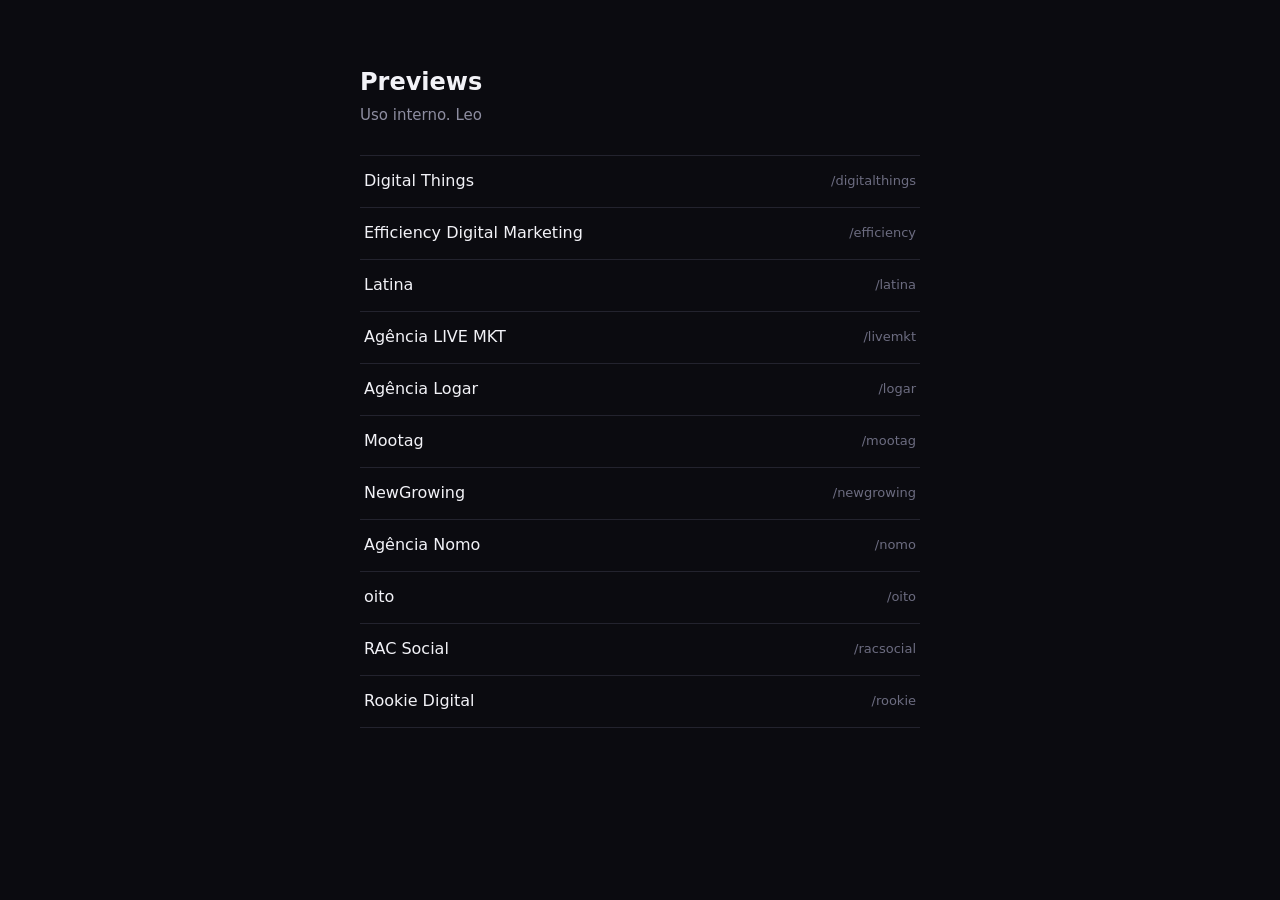
<file: index.html>
<!doctype html>
<html lang="pt-BR">
<head>
<meta charset="utf-8">
<meta name="viewport" content="width=device-width, initial-scale=1">
<title>Previews</title>
<meta name="robots" content="noindex, nofollow">
<style>
  :root{color-scheme:dark}
  *{box-sizing:border-box}
  body{margin:0;min-height:100svh;background:#0b0b10;color:#f2f2f7;font:400 1rem/1.5 system-ui,-apple-system,"Segoe UI",sans-serif;padding:clamp(1.5rem,6vw,4rem) 1.25rem}
  main{max-width:560px;margin:0 auto}
  h1{font-size:1.5rem;font-weight:600;margin:0 0 .25rem}
  p{color:#8d8da0;margin:0 0 1.75rem;font-size:.9375rem}
  ul{list-style:none;margin:0;padding:0;border-top:1px solid #23232e}
  li a{display:flex;justify-content:space-between;align-items:center;gap:1rem;min-height:52px;padding:.5rem .25rem;border-bottom:1px solid #23232e;color:inherit;text-decoration:none;transition:background .2s,padding .2s}
  li a:hover,li a:focus-visible{background:#15151d;padding-left:.75rem;outline:none}
  small{color:#6c6c80;font-size:.8125rem}
</style>
</head>
<body>
<main>
  <h1>Previews</h1>
  <p>Uso interno. Leo</p>
  <ul>
    <li><a href="digitalthings/">Digital Things<small>/digitalthings</small></a></li><li><a href="efficiency/">Efficiency Digital Marketing<small>/efficiency</small></a></li><li><a href="latina/">Latina<small>/latina</small></a></li><li><a href="livemkt/">Agência LIVE MKT<small>/livemkt</small></a></li><li><a href="logar/">Agência Logar<small>/logar</small></a></li><li><a href="mootag/">Mootag<small>/mootag</small></a></li><li><a href="newgrowing/">NewGrowing<small>/newgrowing</small></a></li><li><a href="nomo/">Agência Nomo<small>/nomo</small></a></li><li><a href="oito/">oito<small>/oito</small></a></li><li><a href="racsocial/">RAC Social<small>/racsocial</small></a></li><li><a href="rookie/">Rookie Digital<small>/rookie</small></a></li>
  </ul>
</main>
</body>
</html>
</file>
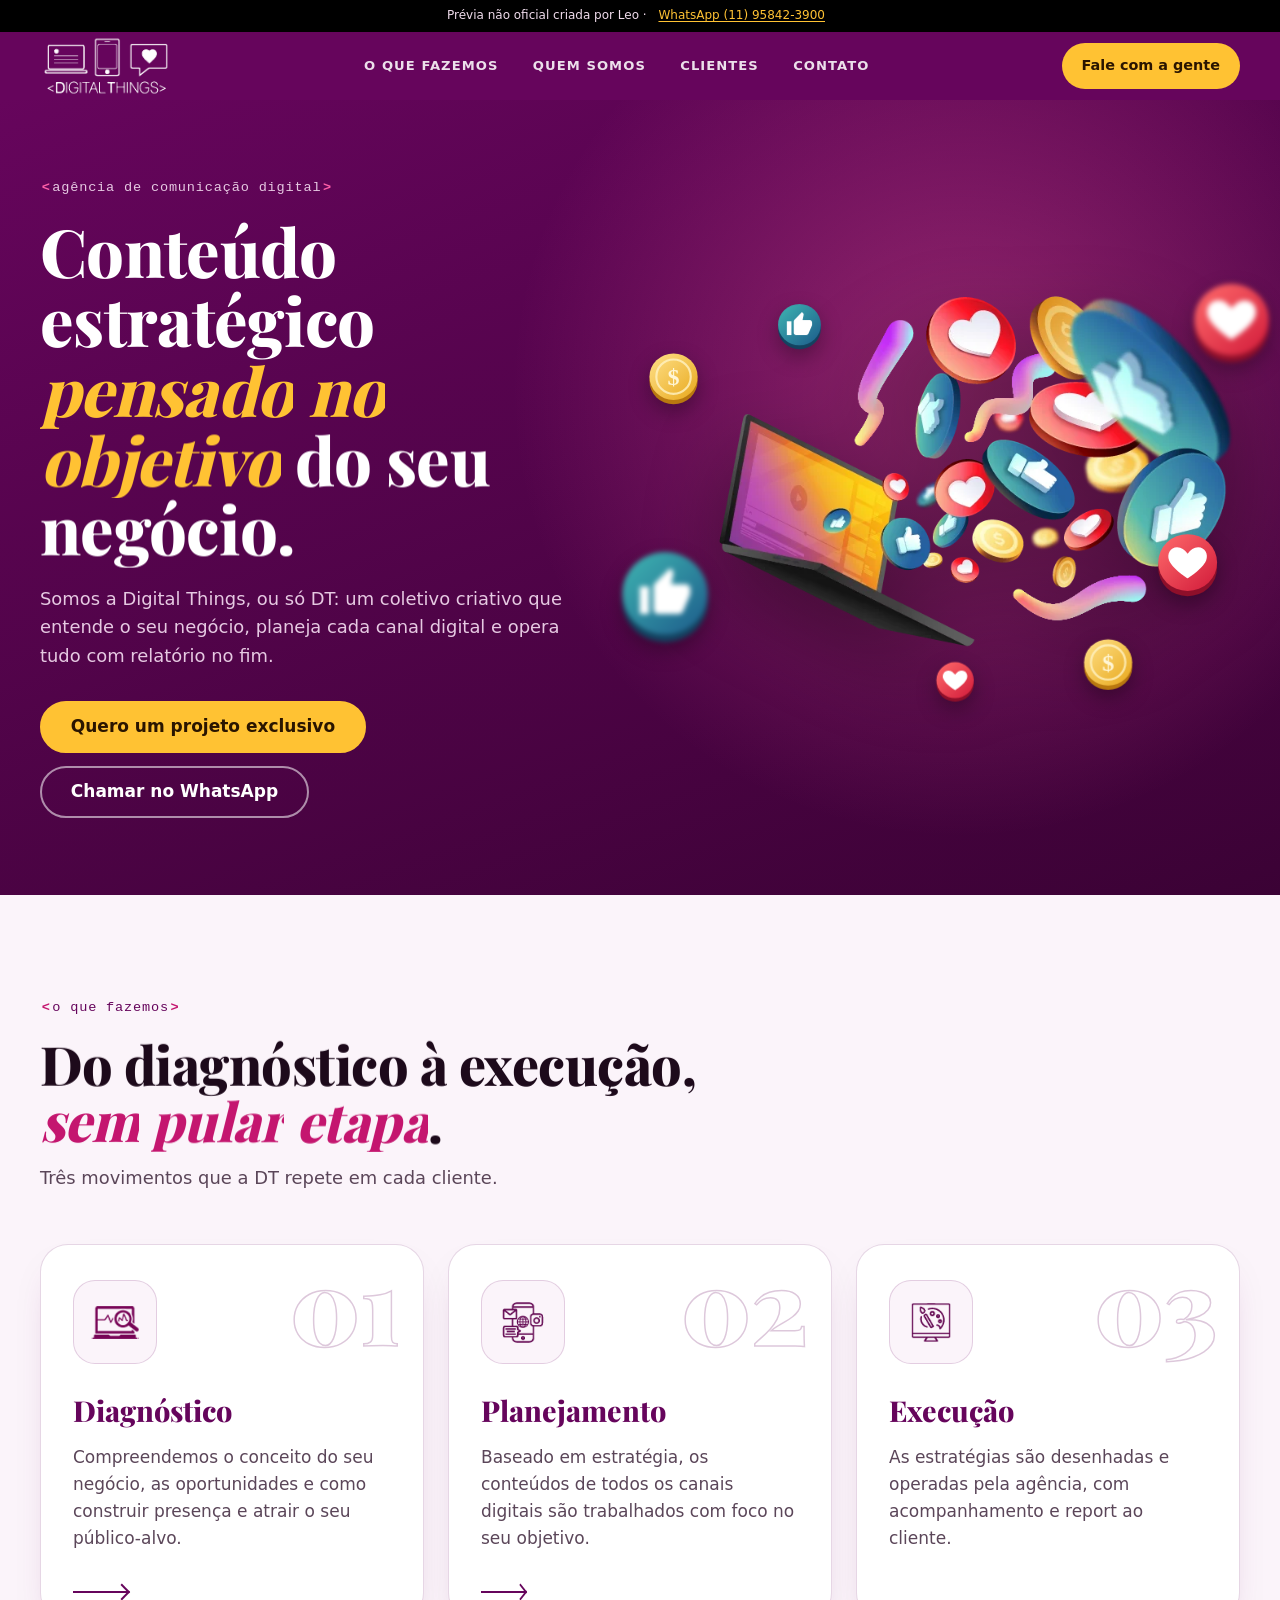
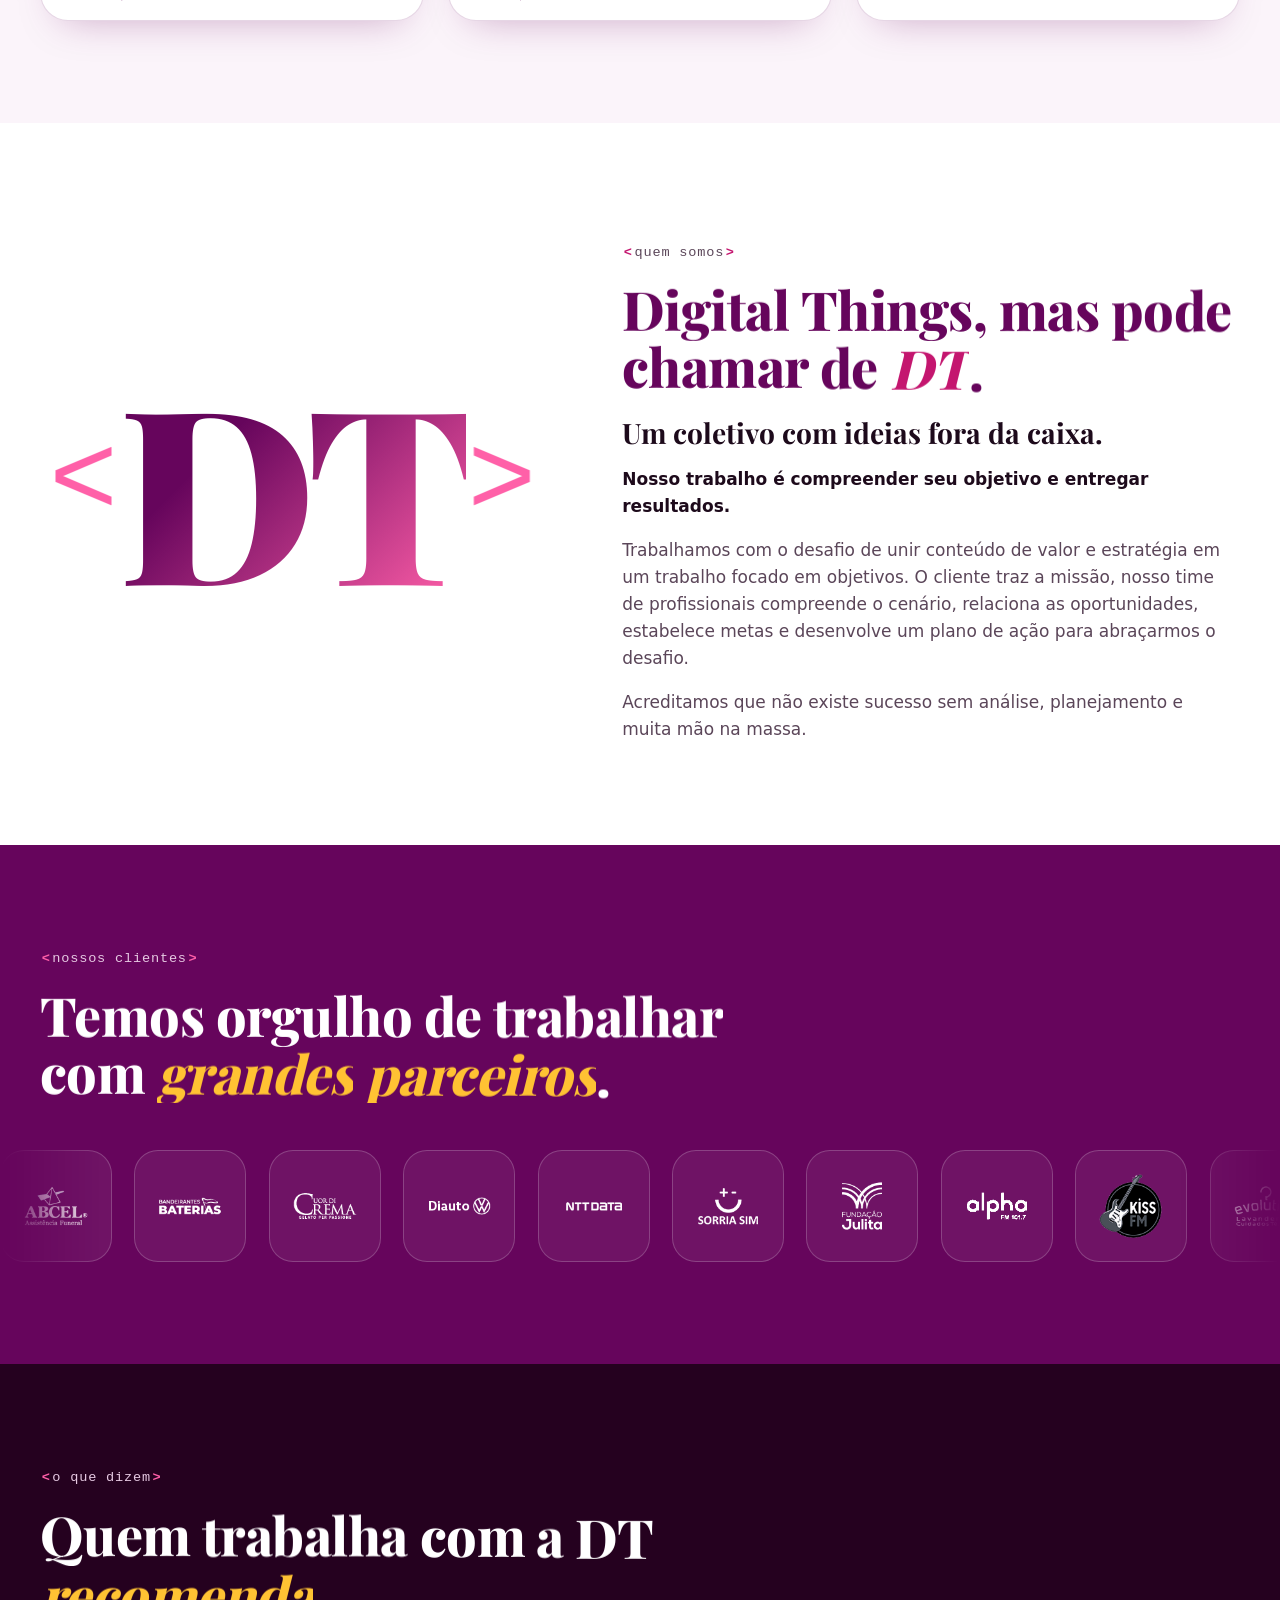
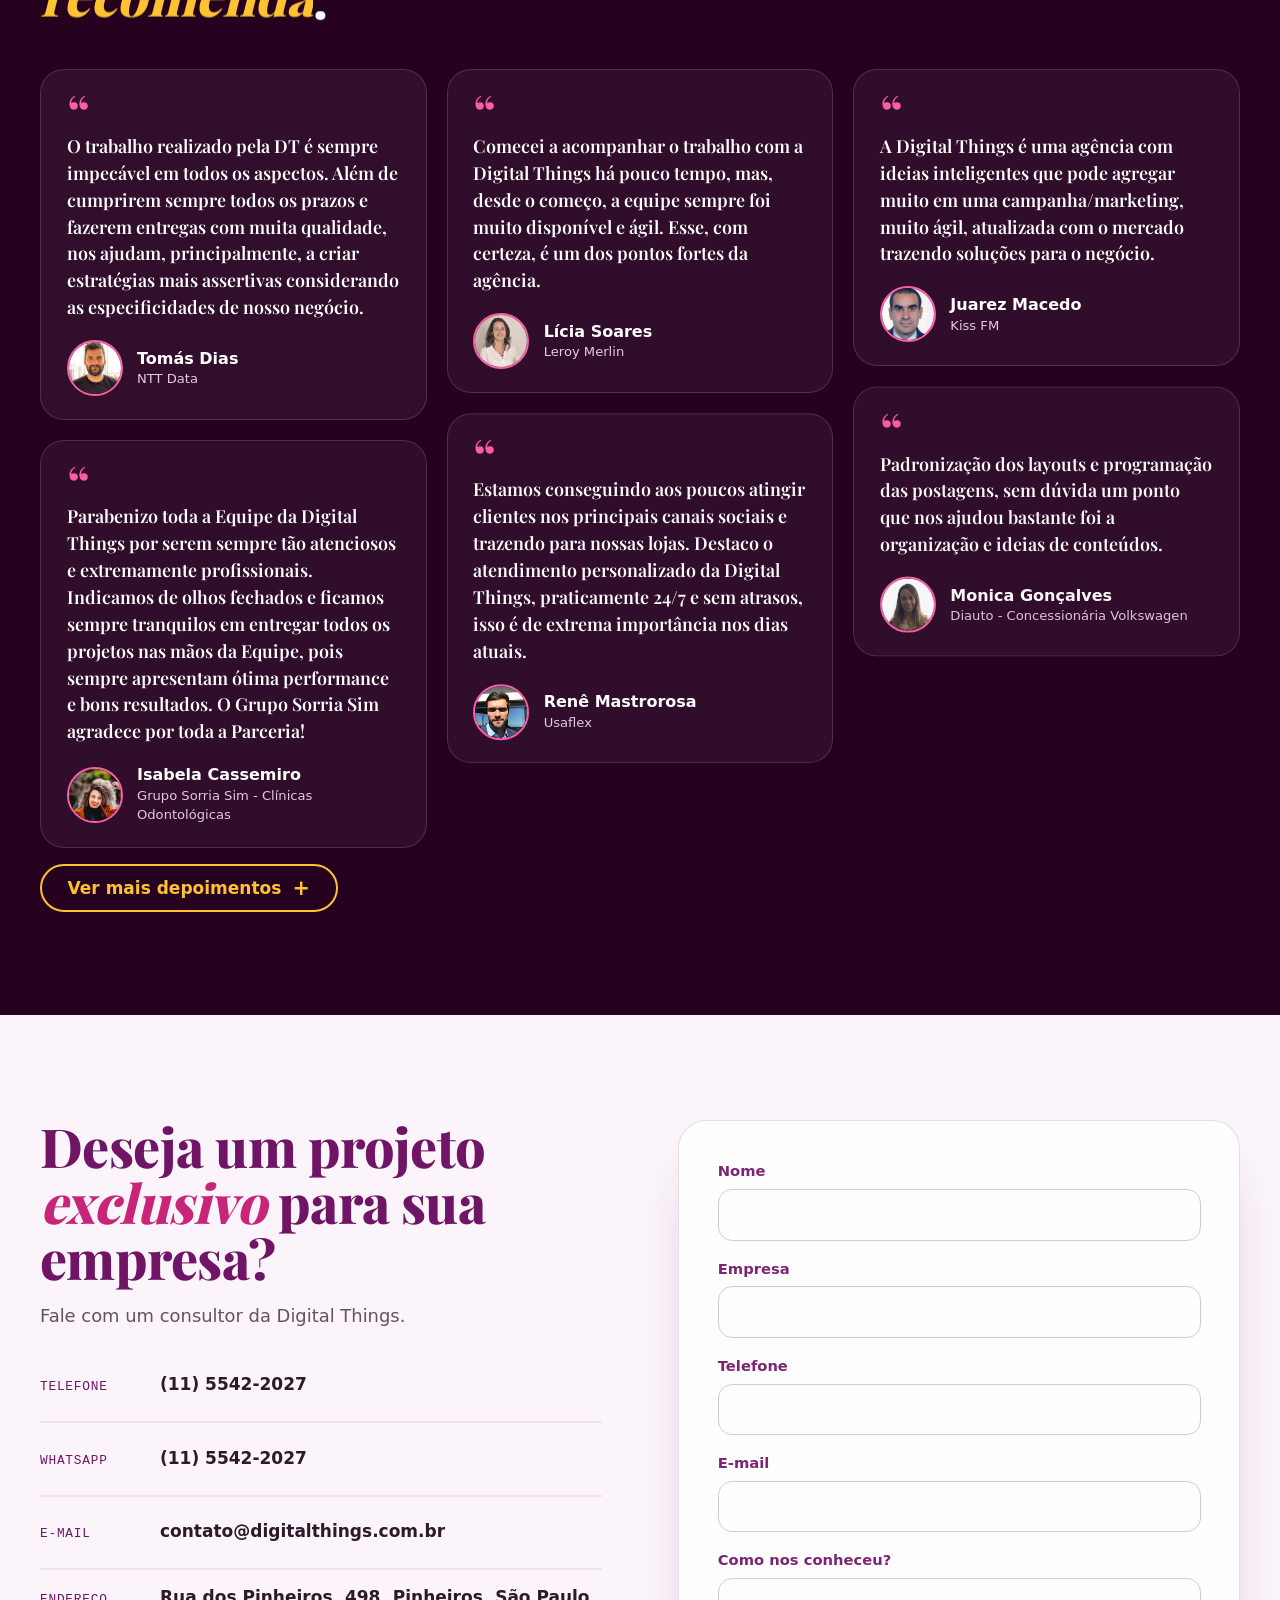
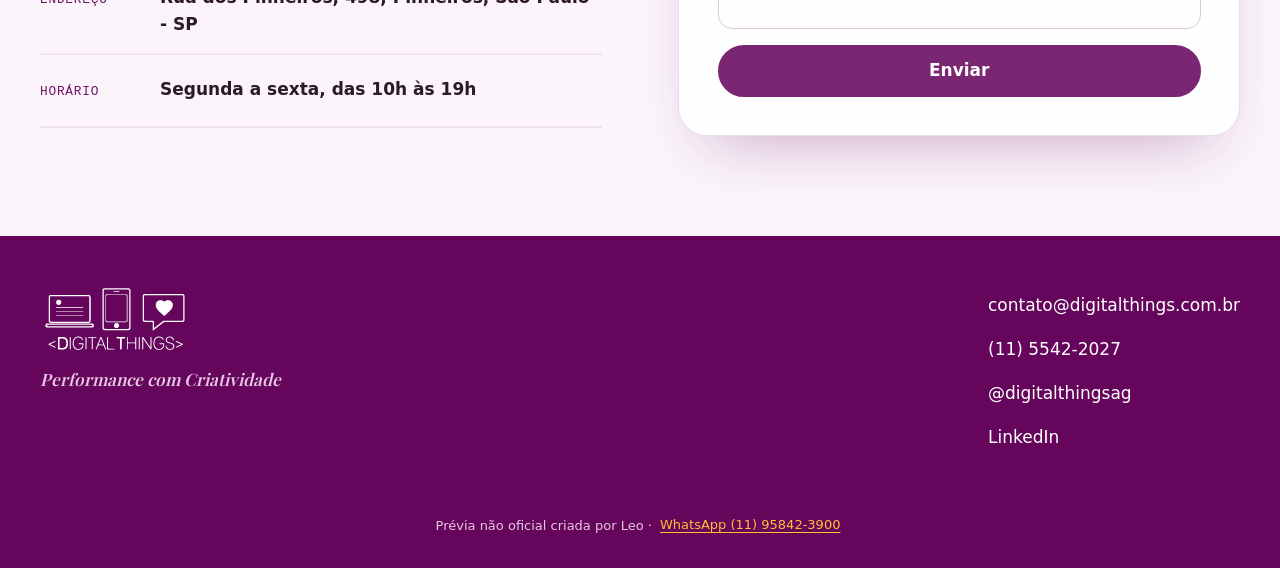
<file: digitalthings/index.html>
<!doctype html>
<html lang="pt-BR">
<head>
<meta charset="utf-8">
<meta name="viewport" content="width=device-width, initial-scale=1, viewport-fit=cover">
<title>Digital Things | Conteúdo estratégico para o seu negócio (prévia)</title>
<meta name="description" content="Prévia não oficial de uma nova home para a Digital Things, agência de comunicação digital em Pinheiros, São Paulo.">
<meta name="robots" content="noindex, nofollow">
<meta name="theme-color" content="#3b0235">
<link rel="icon" href="assets/logo-branco.png">
<link rel="preload" href="assets/fonts/playfair.woff2" as="font" type="font/woff2" crossorigin>
<link rel="preload" href="assets/banner.webp" as="image">
<link rel="stylesheet" href="../_kit/base.css">
<link rel="stylesheet" href="styles.css">
<script>
  // Animações só ficam "armadas" com JS e sem prefers-reduced-motion; se main.js não rodar em 2,5s, o CSS libera tudo.
  (function () {
    var d = document.documentElement;
    if (window.matchMedia && matchMedia('(prefers-reduced-motion: reduce)').matches) return;
    d.classList.add('js');
    window.__af = setTimeout(function () { d.classList.add('anim-fail'); }, 2500);
  })();
</script>
</head>
<body>
<a class="skip" href="#main">Ir para o conteúdo</a>

<svg width="0" height="0" style="position:absolute" aria-hidden="true" focusable="false">
  <defs>
    <linearGradient id="gHeart" x1="0" y1="0" x2="1" y2="1"><stop offset="0" stop-color="#ff6b6b"/><stop offset="1" stop-color="#d11a3a"/></linearGradient>
    <linearGradient id="gThumb" x1="0" y1="0" x2="1" y2="1"><stop offset="0" stop-color="#3fb6b2"/><stop offset="1" stop-color="#1c5a8a"/></linearGradient>
    <linearGradient id="gCoin" x1="0" y1="0" x2="1" y2="1"><stop offset="0" stop-color="#ffe18a"/><stop offset="1" stop-color="#e8a81c"/></linearGradient>
    <symbol id="t-heart" viewBox="0 0 64 64"><ellipse cx="32" cy="36" rx="28" ry="27" fill="#8e0f2a"/><ellipse cx="32" cy="31" rx="28" ry="27" fill="url(#gHeart)"/><path fill="#fff" d="M32 46s-14-8.6-17.6-17C12 23 15.500 16.500 22 16.500c4 0 7.200 2.400 10 6.100 2.800-3.700 6-6.100 10-6.100 6.500 0 10 6.500 7.600 12.500C46 37.400 32 46 32 46z"/></symbol>
    <symbol id="t-thumb" viewBox="0 0 64 64"><ellipse cx="32" cy="36" rx="28" ry="27" fill="#134260"/><ellipse cx="32" cy="31" rx="28" ry="27" fill="url(#gThumb)"/><g transform="translate(14 13) scale(1.5)" fill="#fff"><path d="M1 21h4V9H1v12zm22-11c0-1.100-.900-2-2-2h-6.310l.950-4.570.030-.320c0-.410-.170-.790-.440-1.060L14.170 1 7.590 7.590C7.220 7.950 7 8.450 7 9v10c0 1.100.900 2 2 2h9c.830 0 1.540-.500 1.840-1.220l3.020-7.050c.090-.230.140-.470.140-.730v-2z"/></g></symbol>
    <symbol id="t-coin" viewBox="0 0 64 64"><ellipse cx="32" cy="36" rx="28" ry="27" fill="#b9780f"/><ellipse cx="32" cy="31" rx="28" ry="27" fill="url(#gCoin)"/><circle cx="32" cy="31" r="20" fill="none" stroke="#fff3c4" stroke-width="2.500" opacity=".8"/><text x="32" y="41" text-anchor="middle" font-family="Georgia,serif" font-weight="700" font-size="28" fill="#fff6d6">$</text></symbol>
  </defs>
</svg>

<div class="topbar pv-bar" role="note">Prévia não oficial criada por Leo · <a href="https://wa.me/5511958423900" target="_blank" rel="noopener">WhatsApp (11) 95842-3900</a></div>

<header class="hdr">
  <div class="wrap hdr__in">
    <a class="hdr__logo" href="#top" aria-label="Digital Things: início"><img src="assets/logo-branco.png" alt="Digital Things" width="150" height="70"></a>
    <nav class="hdr__nav" aria-label="Principal">
      <a href="#fazemos">O que fazemos</a><a href="#quem-somos">Quem somos</a><a href="#clientes">Clientes</a><a href="#contato">Contato</a>
    </nav>
    <a class="pill" href="#contato">Fale com a gente</a>
  </div>
</header>

<main id="main">
  <section class="hero" id="top">
    <div class="hero__glow" aria-hidden="true"></div>
    <div class="wrap hero__in">
      <div class="hero__copy">
        <p class="eyebrow"><span class="br">&lt;</span>agência de comunicação digital<span class="br">&gt;</span></p>
        <h1 class="h1" id="h1">Conteúdo estratégico <span class="hl">pensado no objetivo</span> do seu negócio.</h1>
        <p class="lead" data-in>Somos a Digital Things, ou só DT: um coletivo criativo que entende o seu negócio, planeja cada canal digital e opera tudo com relatório no fim.</p>
        <div class="cta" data-in>
          <a class="btn" href="#contato">Quero um projeto exclusivo</a>
          <a class="btn btn--ghost" href="https://wa.me/551155422027" target="_blank" rel="noopener">Chamar no WhatsApp</a>
        </div>
      </div>

      <div class="stage" id="stage">
        <div class="stage__in" id="stageIn">
          <div class="stage__bn" data-d="0.35"><img id="bn" src="assets/banner.webp" alt="Notebook de onde saem curtidas, corações e moedas" width="751" height="501" fetchpriority="high"></div>
          <span class="tk tk--sm" style="--x:3%;--y:14%;--s:9%" data-d="0.9"><span class="tk__a"><svg viewBox="0 0 64 64" aria-hidden="true"><use href="#t-coin"/></svg></span></span>
          <span class="tk" style="--x:86%;--y:58%;--s:11%" data-d="1.1"><span class="tk__a"><svg viewBox="0 0 64 64" aria-hidden="true"><use href="#t-heart"/></svg></span></span>
          <span class="tk tk--sm" style="--x:24%;--y:2%;--s:8%" data-d="0.7"><span class="tk__a"><svg viewBox="0 0 64 64" aria-hidden="true"><use href="#t-thumb"/></svg></span></span>
          <span class="tk tk--blur" style="--x:-2%;--y:62%;--s:16%" data-d="1.7"><span class="tk__a"><svg viewBox="0 0 64 64" aria-hidden="true"><use href="#t-thumb"/></svg></span></span>
          <span class="tk" style="--x:74%;--y:84%;--s:9%" data-d="0.6"><span class="tk__a"><svg viewBox="0 0 64 64" aria-hidden="true"><use href="#t-coin"/></svg></span></span>
          <span class="tk tk--sm" style="--x:50%;--y:90%;--s:7%" data-d="1.3"><span class="tk__a"><svg viewBox="0 0 64 64" aria-hidden="true"><use href="#t-heart"/></svg></span></span>
          <span class="tk tk--blur" style="--x:92%;--y:-4%;--s:14%" data-d="1.9"><span class="tk__a"><svg viewBox="0 0 64 64" aria-hidden="true"><use href="#t-heart"/></svg></span></span>
        </div>
      </div>
    </div>
  </section>

  <section class="sec sec--cream" id="fazemos">
    <div class="wrap">
      <header class="sec__head">
        <p class="eyebrow eyebrow--dk"><span class="br">&lt;</span>o que fazemos<span class="br">&gt;</span></p>
        <h2 class="h2" data-split>Do diagnóstico à execução, <span class="hl">sem pular etapa</span>.</h2>
        <p class="lead lead--dk" data-reveal>Três movimentos que a DT repete em cada cliente.</p>
      </header>
      <ol class="tri" id="tri">
        
        <li class="card" data-reveal data-tilt>
          <span class="card__n" aria-hidden="true">01</span>
          <span class="card__ic"><img src="assets/ic-diag.png" alt="" width="61" height="60" loading="lazy"></span>
          <h3 class="card__t">Diagnóstico</h3>
          <p>Compreendemos o conceito do seu negócio, as oportunidades e como construir presença e atrair o seu público-alvo.</p>
          <span class="card__arrow" aria-hidden="true"></span>
        </li>
        
        <li class="card" data-reveal data-tilt>
          <span class="card__n" aria-hidden="true">02</span>
          <span class="card__ic"><img src="assets/ic-conteudo.png" alt="" width="61" height="60" loading="lazy"></span>
          <h3 class="card__t">Planejamento</h3>
          <p>Baseado em estratégia, os conteúdos de todos os canais digitais são trabalhados com foco no seu objetivo.</p>
          <span class="card__arrow" aria-hidden="true"></span>
        </li>
        
        <li class="card" data-reveal data-tilt>
          <span class="card__n" aria-hidden="true">03</span>
          <span class="card__ic"><img src="assets/ic-design.png" alt="" width="61" height="60" loading="lazy"></span>
          <h3 class="card__t">Execução</h3>
          <p>As estratégias são desenhadas e operadas pela agência, com acompanhamento e report ao cliente.</p>
          <span class="card__arrow" aria-hidden="true"></span>
        </li>
        
      </ol>
    </div>
  </section>

  <section class="sec about" id="quem-somos">
    <div class="wrap about__in">
      <div class="about__mark" id="mark" aria-hidden="true">
        <span class="about__br about__br--l">&lt;</span>
        <span class="about__dt"><span class="about__dtin">DT</span></span>
        <span class="about__br about__br--r">&gt;</span>
      </div>
      <div class="about__copy">
        <p class="eyebrow eyebrow--dk"><span class="br">&lt;</span>quem somos<span class="br">&gt;</span></p>
        <h2 class="h2" data-split>Digital Things, mas pode chamar de <span class="hl">DT</span>.</h2>
        <p class="about__lead" data-reveal>Um coletivo com ideias fora da caixa.</p>
        <p class="about__strong" data-reveal>Nosso trabalho é compreender seu objetivo e entregar resultados.</p>
        <p data-reveal>Trabalhamos com o desafio de unir conteúdo de valor e estratégia em um trabalho focado em objetivos. O cliente traz a missão, nosso time de profissionais compreende o cenário, relaciona as oportunidades, estabelece metas e desenvolve um plano de ação para abraçarmos o desafio.</p>
        <p data-reveal>Acreditamos que não existe sucesso sem análise, planejamento e muita mão na massa.</p>
      </div>
    </div>
  </section>

  <section class="sec sec--plum clients" id="clientes">
    <div class="wrap">
      <header class="sec__head">
        <p class="eyebrow"><span class="br">&lt;</span>nossos clientes<span class="br">&gt;</span></p>
        <h2 class="h2" data-split>Temos orgulho de trabalhar com <span class="hl">grandes parceiros</span>.</h2>
      </header>
    </div>
    <div class="marquee mq" aria-label="Clientes da Digital Things">
      <ul class="marquee__track">
        <li><img src="assets/logos/abcel.png" alt="ABCEL" width="100" height="100" loading="lazy"></li><li><img src="assets/logos/bandeirantes.png" alt="Bandeirantes Baterias" width="100" height="100" loading="lazy"></li><li><img src="assets/logos/cuor.png" alt="Cuor Di Crema" width="100" height="100" loading="lazy"></li><li><img src="assets/logos/diauto.png" alt="Diauto" width="100" height="100" loading="lazy"></li><li><img src="assets/logos/ntt.png" alt="NTT Data" width="100" height="100" loading="lazy"></li><li><img src="assets/logos/sorriasim.png" alt="Sorria Sim" width="100" height="100" loading="lazy"></li><li><img src="assets/logos/julita.png" alt="Fundação Julita" width="100" height="100" loading="lazy"></li><li><img src="assets/logos/alpha.png" alt="Alpha" width="100" height="100" loading="lazy"></li><li><img src="assets/logos/kiss.png" alt="Kiss FM" width="100" height="100" loading="lazy"></li><li><img src="assets/logos/evolution.png" alt="Evolution Lavanderia" width="100" height="100" loading="lazy"></li><li><img src="assets/logos/ideologica.png" alt="Ideológica" width="100" height="100" loading="lazy"></li><li><img src="assets/logos/jk.png" alt="JK Baterias" width="100" height="100" loading="lazy"></li><li><img src="assets/logos/leroy.png" alt="Leroy Merlin" width="100" height="100" loading="lazy"></li><li><img src="assets/logos/sweetcake.png" alt="Sweet Cake" width="100" height="100" loading="lazy"></li><li><img src="assets/logos/usaflex.png" alt="Usaflex" width="100" height="100" loading="lazy"></li>
        <li aria-hidden="true"><img src="assets/logos/abcel.png" alt="" width="100" height="100" loading="lazy"></li><li aria-hidden="true"><img src="assets/logos/bandeirantes.png" alt="" width="100" height="100" loading="lazy"></li><li aria-hidden="true"><img src="assets/logos/cuor.png" alt="" width="100" height="100" loading="lazy"></li><li aria-hidden="true"><img src="assets/logos/diauto.png" alt="" width="100" height="100" loading="lazy"></li><li aria-hidden="true"><img src="assets/logos/ntt.png" alt="" width="100" height="100" loading="lazy"></li><li aria-hidden="true"><img src="assets/logos/sorriasim.png" alt="" width="100" height="100" loading="lazy"></li><li aria-hidden="true"><img src="assets/logos/julita.png" alt="" width="100" height="100" loading="lazy"></li><li aria-hidden="true"><img src="assets/logos/alpha.png" alt="" width="100" height="100" loading="lazy"></li><li aria-hidden="true"><img src="assets/logos/kiss.png" alt="" width="100" height="100" loading="lazy"></li><li aria-hidden="true"><img src="assets/logos/evolution.png" alt="" width="100" height="100" loading="lazy"></li><li aria-hidden="true"><img src="assets/logos/ideologica.png" alt="" width="100" height="100" loading="lazy"></li><li aria-hidden="true"><img src="assets/logos/jk.png" alt="" width="100" height="100" loading="lazy"></li><li aria-hidden="true"><img src="assets/logos/leroy.png" alt="" width="100" height="100" loading="lazy"></li><li aria-hidden="true"><img src="assets/logos/sweetcake.png" alt="" width="100" height="100" loading="lazy"></li><li aria-hidden="true"><img src="assets/logos/usaflex.png" alt="" width="100" height="100" loading="lazy"></li>
      </ul>
    </div>
  </section>

  <section class="sec sec--deep voices" id="depoimentos">
    <div class="wrap">
      <header class="sec__head">
        <p class="eyebrow"><span class="br">&lt;</span>o que dizem<span class="br">&gt;</span></p>
        <h2 class="h2" data-split>Quem trabalha com a DT <span class="hl">recomenda</span>.</h2>
      </header>
      <ul class="quotes">
        
        <li class="q" data-reveal>
          <blockquote>O trabalho realizado pela DT é sempre impecável em todos os aspectos. Além de cumprirem sempre todos os prazos e fazerem entregas com muita qualidade, nos ajudam, principalmente, a criar estratégias mais assertivas considerando as especificidades de nosso negócio.</blockquote>
          <div class="q__who"><img src="assets/people/tomas.jpg" alt="Tomás Dias" width="56" height="56" loading="lazy"><p><strong>Tomás Dias</strong><span>NTT Data</span></p></div>
        </li>
        
        <li class="q" data-reveal>
          <blockquote>Parabenizo toda a Equipe da Digital Things por serem sempre tão atenciosos e extremamente profissionais. Indicamos de olhos fechados e ficamos sempre tranquilos em entregar todos os projetos nas mãos da Equipe, pois sempre apresentam ótima performance e bons resultados. O Grupo Sorria Sim agradece por toda a Parceria!</blockquote>
          <div class="q__who"><img src="assets/people/isabela.jpg" alt="Isabela Cassemiro" width="56" height="56" loading="lazy"><p><strong>Isabela Cassemiro</strong><span>Grupo Sorria Sim - Clínicas Odontológicas</span></p></div>
        </li>
        
        <li class="q" data-reveal>
          <blockquote>Comecei a acompanhar o trabalho com a Digital Things há pouco tempo, mas, desde o começo, a equipe sempre foi muito disponível e ágil. Esse, com certeza, é um dos pontos fortes da agência.</blockquote>
          <div class="q__who"><img src="assets/people/licia.jpg" alt="Lícia Soares" width="56" height="56" loading="lazy"><p><strong>Lícia Soares</strong><span>Leroy Merlin</span></p></div>
        </li>
        
        <li class="q" data-reveal>
          <blockquote>Estamos conseguindo aos poucos atingir clientes nos principais canais sociais e trazendo para nossas lojas. Destaco o atendimento personalizado da Digital Things, praticamente 24/7 e sem atrasos, isso é de extrema importância nos dias atuais.</blockquote>
          <div class="q__who"><img src="assets/people/rene.jpg" alt="Renê Mastrorosa" width="56" height="56" loading="lazy"><p><strong>Renê Mastrorosa</strong><span>Usaflex</span></p></div>
        </li>
        
        <li class="q" data-reveal>
          <blockquote>A Digital Things é uma agência com ideias inteligentes que pode agregar muito em uma campanha/marketing, muito ágil, atualizada com o mercado trazendo soluções para o negócio.</blockquote>
          <div class="q__who"><img src="assets/people/juarez.jpg" alt="Juarez Macedo" width="56" height="56" loading="lazy"><p><strong>Juarez Macedo</strong><span>Kiss FM</span></p></div>
        </li>
        
        <li class="q" data-reveal>
          <blockquote>Padronização dos layouts e programação das postagens, sem dúvida um ponto que nos ajudou bastante foi a organização e ideias de conteúdos.</blockquote>
          <div class="q__who"><img src="assets/people/monica.jpg" alt="Monica Gonçalves" width="56" height="56" loading="lazy"><p><strong>Monica Gonçalves</strong><span>Diauto - Concessionária Volkswagen</span></p></div>
        </li>
        
      </ul>
      <details class="more">
        <summary>Ver mais depoimentos</summary>
        <ul class="quotes quotes--more">
          
          <li class="q">
            <blockquote>A Digital tem profissionalismo e comprometimento, mesmo com o desafio do nosso ramo de atividade, tem se mostrado eficiente.</blockquote>
            <div class="q__who"><img src="assets/people/eduardo.jpg" alt="Eduardo Machado" width="56" height="56" loading="lazy"><p><strong>Eduardo Machado</strong><span>ABCEL - Assistência Funeral</span></p></div>
          </li>
          
          <li class="q">
            <blockquote>Dedicação ao entender as nossas necessidades, o rápido retorno nas demandas e uma equipe bem humorada mantém nossa parceria de sucesso.</blockquote>
            <div class="q__who"><img src="assets/people/tatiana.jpg" alt="Tatiana Xavier" width="56" height="56" loading="lazy"><p><strong>Tatiana Xavier</strong><span>Ideológica Sistemas</span></p></div>
          </li>
          
          <li class="q">
            <blockquote>Desde que comecei o trabalho com a Digital Things, desenvolvemos juntos conteúdos relevantes para minhas redes sociais que estão me dando o retorno e a visibilidade desejadas. Sempre o feedback e relatórios do trabalho desenvolvido.</blockquote>
            <div class="q__who"><img src="assets/people/paula.png" alt="Dra. Paula Vasconcelos" width="56" height="56" loading="lazy"><p><strong>Dra. Paula Vasconcelos</strong><span>Médica Nutróloga</span></p></div>
          </li>
          
          <li class="q">
            <blockquote>Ganhamos muito com a Digital: precisávamos de processos para marcarmos presença nas redes sociais, contendo as etapas, periodicidade das publicações, monitoramento e validação das estratégias de comunicação.</blockquote>
            <div class="q__who"><img src="assets/people/carla.png" alt="Carla Prates" width="56" height="56" loading="lazy"><p><strong>Carla Prates</strong><span>Fundação Julita</span></p></div>
          </li>
          
          <li class="q">
            <blockquote>Estou adorando o trabalho feito pela Digital Things. Os conteúdos são criativos e o atendimento é muito bom.</blockquote>
            <div class="q__who"><img src="assets/people/claudia.png" alt="Claudia Pires" width="56" height="56" loading="lazy"><p><strong>Claudia Pires</strong><span>Sweet Cake</span></p></div>
          </li>
          
          <li class="q">
            <blockquote>Para a nossa Corretora de Seguros, a qualidade do serviço e atendimento são os diferenciais da Digital Things.</blockquote>
            <div class="q__who"><img src="assets/people/rodrigo.jpg" alt="Rodrigo Lucciola" width="56" height="56" loading="lazy"><p><strong>Rodrigo Lucciola</strong><span>Ibérica Seguros</span></p></div>
          </li>
          
        </ul>
      </details>
    </div>
  </section>

  <section class="sec sec--cream final" id="contato">
    <div class="wrap final__in">
      <div class="final__copy" data-reveal>
        <h2 class="h2">Deseja um projeto <span class="hl">exclusivo</span> para sua empresa?</h2>
        <p class="lead lead--dk">Fale com um consultor da Digital Things.</p>
        <ul class="contact">
          <li><span>Telefone</span><a href="tel:+551155422027">(11) 5542-2027</a></li>
          <li><span>WhatsApp</span><a href="https://wa.me/551155422027" target="_blank" rel="noopener">(11) 5542-2027</a></li>
          <li><span>E-mail</span><a href="mailto:contato@digitalthings.com.br">contato@digitalthings.com.br</a></li>
          <li><span>Endereço</span><b>Rua dos Pinheiros, 498, Pinheiros, São Paulo - SP</b></li>
          <li><span>Horário</span><b>Segunda a sexta, das 10h às 19h</b></li>
        </ul>
      </div>
      <form class="form" id="form" data-reveal novalidate>
        <label>Nome<input name="nome" autocomplete="name" required></label>
        <label>Empresa<input name="empresa" autocomplete="organization" required></label>
        <label>Telefone<input name="tel" type="tel" autocomplete="tel" required></label>
        <label>E-mail<input name="email" type="email" autocomplete="email" required></label>
        <label>Como nos conheceu?<input name="origem"></label>
        <button class="btn btn--plum" type="submit">Enviar</button>
        <p class="form__msg" id="formMsg" role="status" hidden>Isto é uma prévia: nada foi enviado.</p>
      </form>
    </div>
  </section>
</main>

<footer class="ftr">
  <div class="wrap ftr__in">
    <div class="ftr__brand"><img src="assets/logo-branco.png" alt="Digital Things" width="150" height="70" loading="lazy"><p>Performance com Criatividade</p></div>
    <ul class="ftr__links">
      <li><a href="mailto:contato@digitalthings.com.br">contato@digitalthings.com.br</a></li>
      <li><a href="tel:+551155422027">(11) 5542-2027</a></li>
      <li><a href="https://www.instagram.com/digitalthingsag/" target="_blank" rel="noopener">@digitalthingsag</a></li>
      <li><a href="https://www.linkedin.com/company/digital-things" target="_blank" rel="noopener">LinkedIn</a></li>
    </ul>
  </div>
  <p class="wrap pv-foot">Prévia não oficial criada por Leo · <a href="https://wa.me/5511958423900" target="_blank" rel="noopener">WhatsApp (11) 95842-3900</a></p>
</footer>

<script src="../_vendor/gsap.min.js" defer></script>
<script src="../_kit/kit.js" defer></script>
<script src="main.js" defer></script>
</body>
</html>
</file>
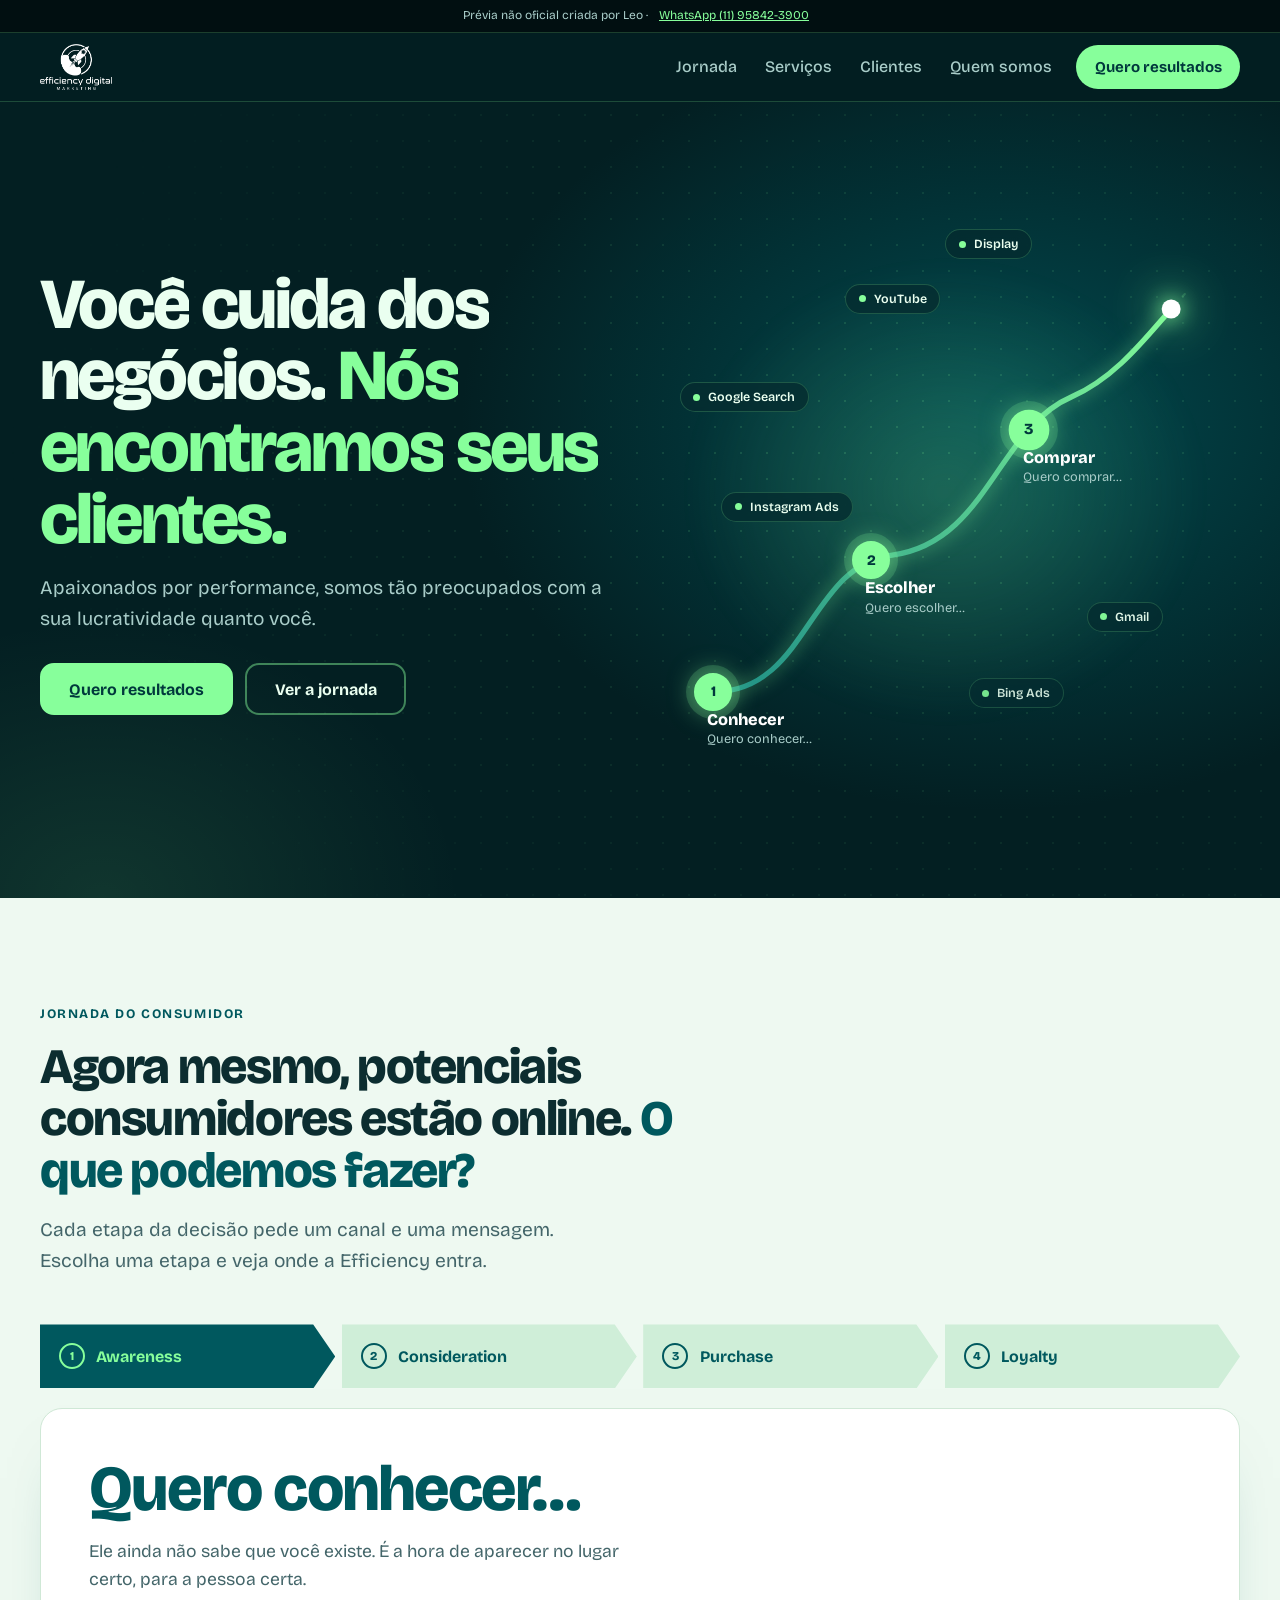
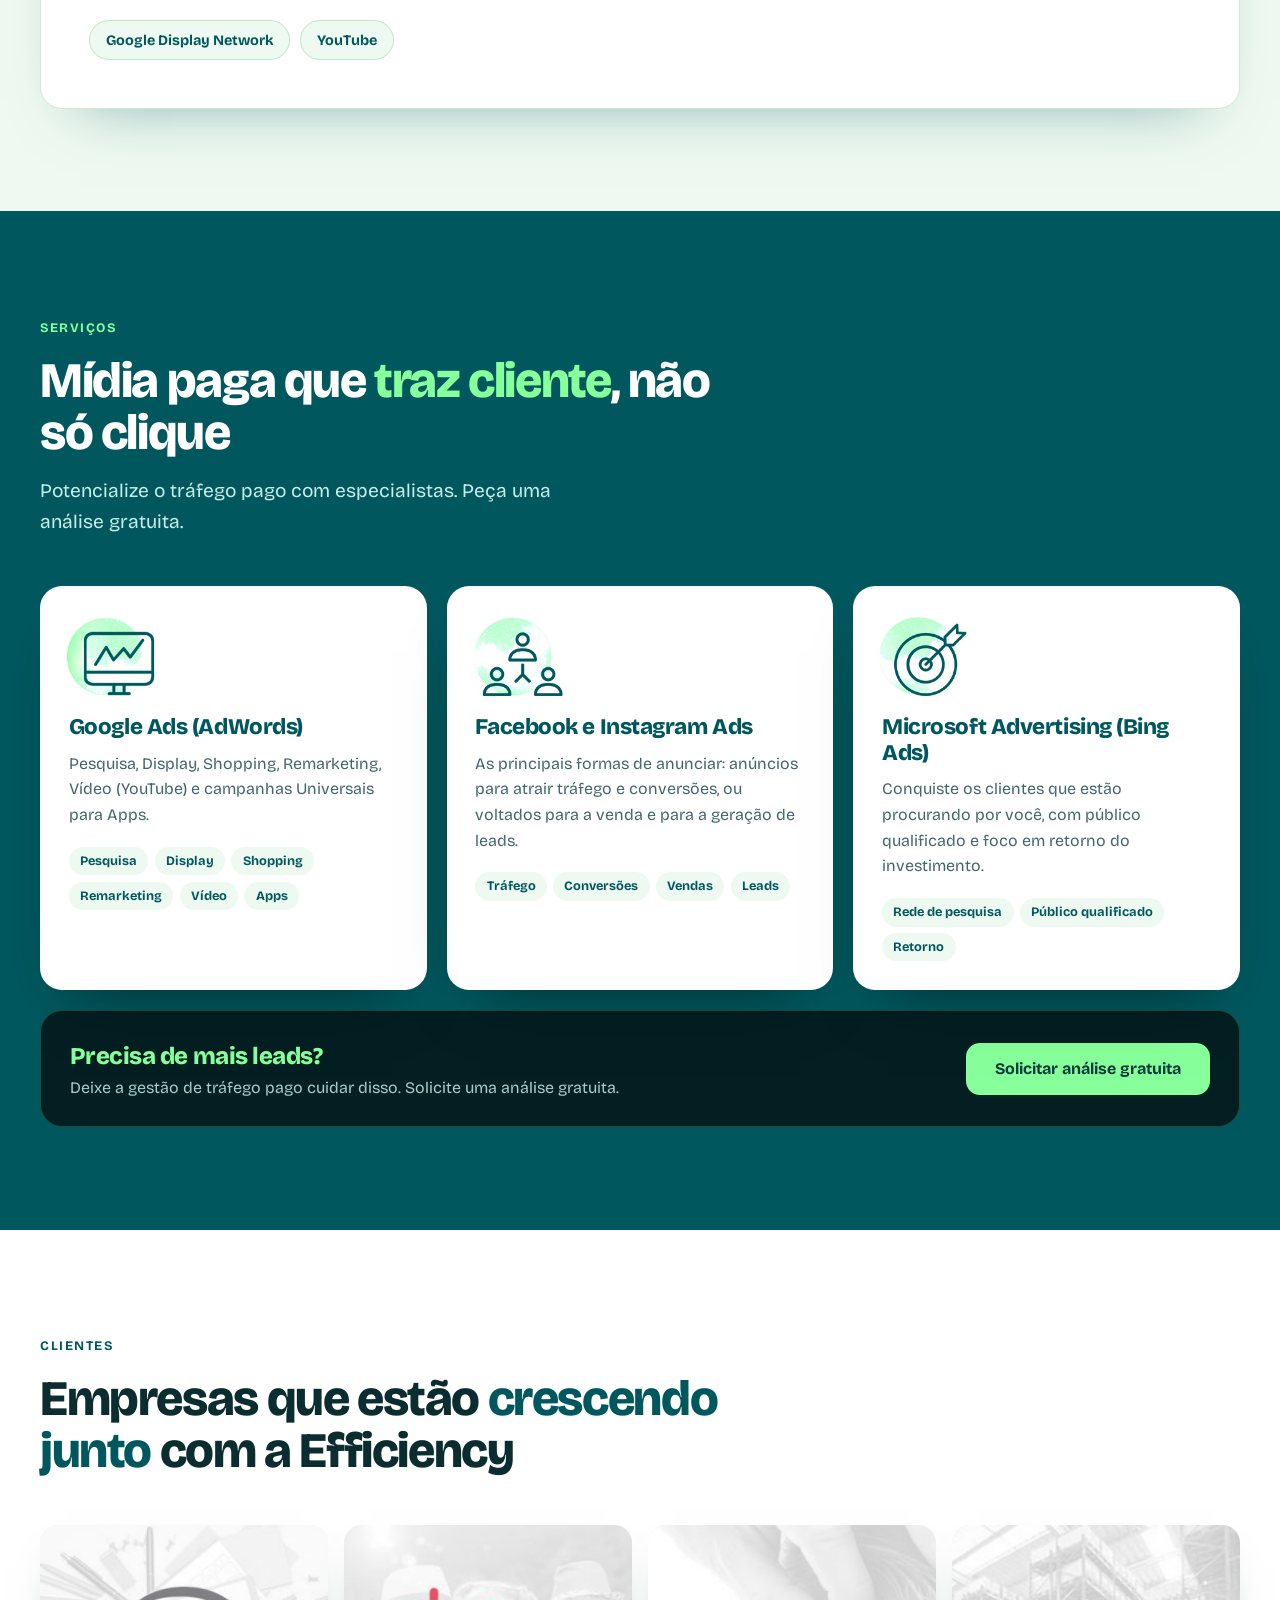
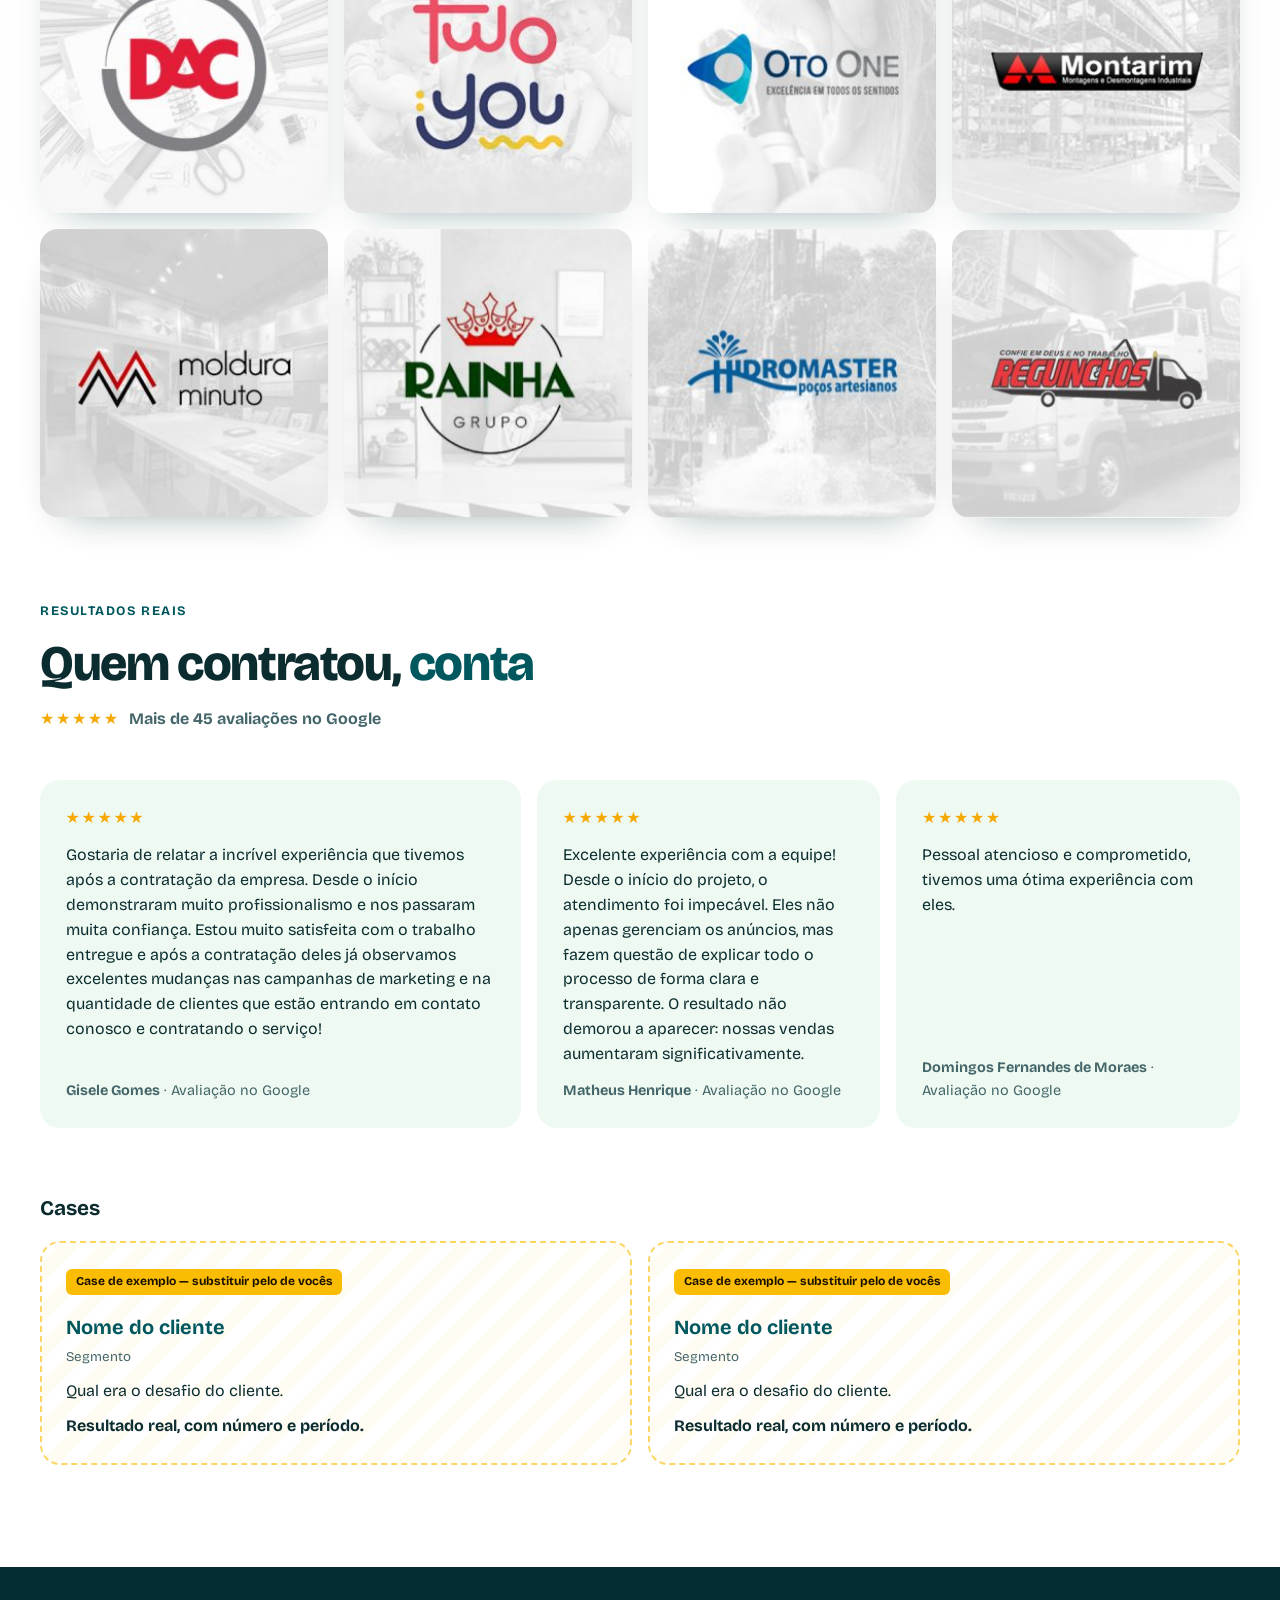
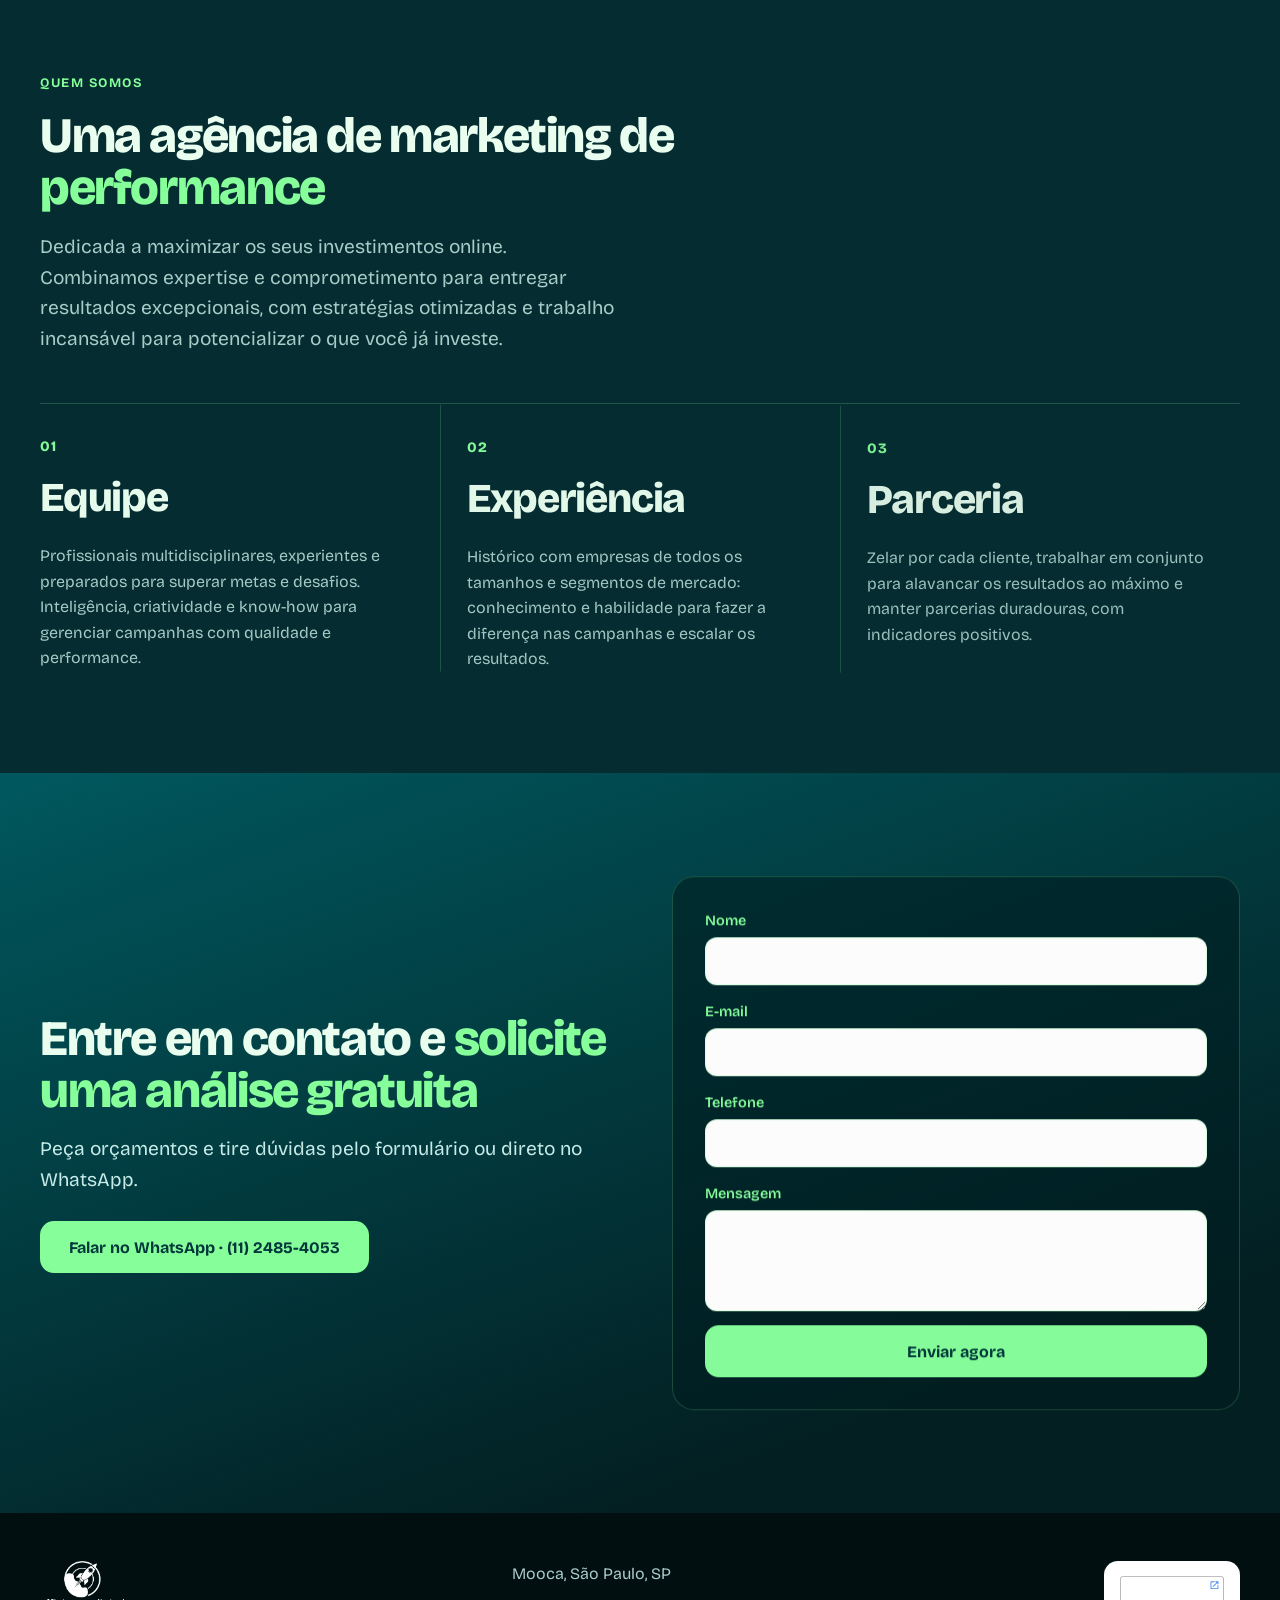
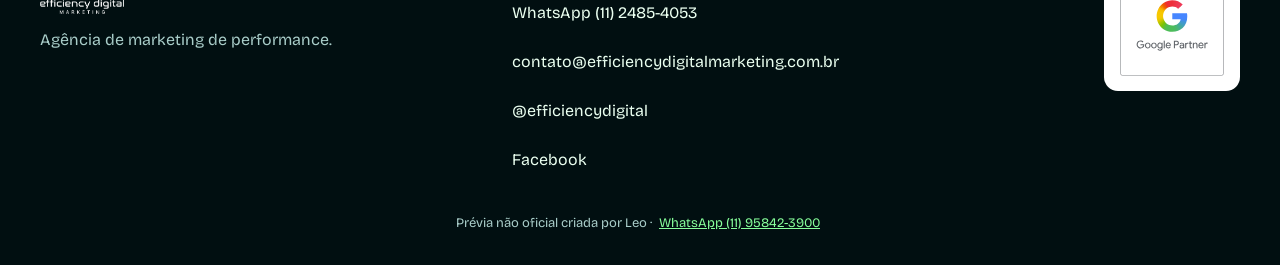
<file: efficiency/index.html>
<!doctype html>
<html lang="pt-BR">
<head>
<meta charset="utf-8">
<meta name="viewport" content="width=device-width, initial-scale=1, viewport-fit=cover">
<title>Efficiency Digital Marketing — Você cuida dos negócios. Nós encontramos seus clientes. (prévia)</title>
<meta name="description" content="Prévia não oficial de uma nova home para a Efficiency Digital Marketing, agência de performance com Google Ads, Meta Ads e Microsoft Advertising.">
<meta name="robots" content="noindex, nofollow">
<meta name="theme-color" content="#031f22">
<link rel="icon" href="assets/logo-topo-efficiency-mkt.png">
<link rel="preload" href="assets/fonts/bricolage.woff2" as="font" type="font/woff2" crossorigin>
<link rel="stylesheet" href="../_kit/base.css">
<link rel="stylesheet" href="styles.css">
<script>
  // Animações só ficam "armadas" com JS e sem prefers-reduced-motion; se main.js não rodar em 2,5s, o CSS libera tudo.
  (function () {
    var d = document.documentElement;
    if (window.matchMedia && matchMedia('(prefers-reduced-motion: reduce)').matches) return;
    d.classList.add('js');
    window.__af = setTimeout(function () { d.classList.add('anim-fail'); }, 2500);
  })();
</script>
</head>
<body>
<a class="skip" href="#main">Ir para o conteúdo</a>
<div class="pv-bar" role="note">Prévia não oficial criada por Leo · <a href="https://wa.me/5511958423900" target="_blank" rel="noopener">WhatsApp (11) 95842-3900</a></div>

<header class="hdr">
  <div class="wrap hdr__in">
    <a class="logo" href="#top" aria-label="Efficiency Digital Marketing: início"><img src="assets/logo-topo-efficiency-mkt.png" alt="Efficiency Digital Marketing" width="271" height="172"></a>
    <nav class="hdr__nav" aria-label="Principal">
      <a href="#jornada">Jornada</a><a href="#servicos">Serviços</a><a href="#clientes">Clientes</a><a href="#quem-somos">Quem somos</a>
    </nav>
    <a class="pill" href="https://wa.me/551124854053" target="_blank" rel="noopener">Quero resultados</a>
  </div>
</header>

<main id="main">
  <section class="hero" id="top">
    <div class="hero__dots" aria-hidden="true"></div>
    <div class="wrap hero__in">
      <div class="hero__copy">
        <h1 class="h1" id="h1">Você cuida dos negócios. <span class="hl">Nós encontramos seus clientes.</span></h1>
        <p class="lead" data-in>Apaixonados por performance, somos tão preocupados com a sua lucratividade quanto você.</p>
        <div class="cta" data-in>
          <a class="btn" href="https://wa.me/551124854053" target="_blank" rel="noopener">Quero resultados</a>
          <a class="btn btn--ghost" href="#jornada">Ver a jornada</a>
        </div>
      </div>
      <div class="route" id="route" role="img" aria-label="A jornada do consumidor: conhecer, escolher, comprar, se envolver">
        <div class="route__glow" aria-hidden="true"></div>
        <svg class="route__svg" viewBox="0 0 560 520" aria-hidden="true" focusable="false">
          <defs>
            <linearGradient id="rg" x1="0" y1="1" x2="1" y2="0"><stop offset="0" stop-color="#1f8f86"/><stop offset="1" stop-color="#87ff9b"/></linearGradient>
          </defs>
          <path class="route__ghost" d="M60 450 C150 450 150 330 230 320 C320 308 330 200 400 170 C450 148 480 100 510 70"/>
          <path class="route__line" id="routePath" pathLength="1" d="M60 450 C150 450 150 330 230 320 C320 308 330 200 400 170 C450 148 480 100 510 70" stroke="url(#rg)"/>
          <circle class="route__dot" id="routeDot" r="9" cx="60" cy="450"/>
        </svg>
        <div class="route__layer" data-depth="0.5" aria-hidden="true">
          <span class="chip " style="left:5%;top:30%;animation-delay:-0.5s" data-d="0.5">Google Search</span><span class="chip " style="left:33%;top:12%;animation-delay:-0.9s" data-d="0.9">YouTube</span><span class="chip chip--d" style="left:50%;top:2%;animation-delay:-0.6s" data-d="0.6">Display</span><span class="chip " style="left:12%;top:50%;animation-delay:-0.8s" data-d="0.8">Instagram Ads</span><span class="chip " style="left:74%;top:70%;animation-delay:-0.7s" data-d="0.7">Gmail</span><span class="chip chip--d" style="left:54%;top:84%;animation-delay:-1s" data-d="1">Bing Ads</span>
        </div>
        <ol class="route__nodes" aria-hidden="true">
          
          <li class="node node--r" style="left:10.7%;top:86.5%"><span class="node__dot">1</span><span class="node__txt"><b>Conhecer</b><i>Quero conhecer…</i></span></li>
          
          <li class="node node--r" style="left:37.5%;top:62.5%"><span class="node__dot">2</span><span class="node__txt"><b>Escolher</b><i>Quero escolher…</i></span></li>
          
          <li class="node node--r" style="left:64.2%;top:38.6%"><span class="node__dot">3</span><span class="node__txt"><b>Comprar</b><i>Quero comprar…</i></span></li>
          
          <li class="node node--l" style="left:91.1%;top:13.5%"><span class="node__dot">4</span><span class="node__txt"><b>Envolver</b><i>Quero me envolver…</i></span></li>
          
        </ol>
      </div>
    </div>
  </section>

  <section class="sec sec--light" id="jornada">
    <div class="wrap">
      <header class="sec__head" data-reveal>
        <p class="eyebrow">Jornada do consumidor</p>
        <h2 class="h2">Agora mesmo, potenciais consumidores estão online. <span class="hl">O que podemos fazer?</span></h2>
        <p class="lead">Cada etapa da decisão pede um canal e uma mensagem. Escolha uma etapa e veja onde a Efficiency entra.</p>
      </header>
      <div class="jr" id="jr">
        <div class="jr__tabs" role="tablist" aria-label="Etapas da jornada do consumidor" data-reveal>
          
          <button class="jr__tab is-on" role="tab" id="tab-awareness" aria-controls="pn-awareness" aria-selected="true" tabindex="0" type="button"><small>1</small><span>Awareness</span></button>
          
          <button class="jr__tab" role="tab" id="tab-consideration" aria-controls="pn-consideration" aria-selected="false" tabindex="-1" type="button"><small>2</small><span>Consideration</span></button>
          
          <button class="jr__tab" role="tab" id="tab-purchase" aria-controls="pn-purchase" aria-selected="false" tabindex="-1" type="button"><small>3</small><span>Purchase</span></button>
          
          <button class="jr__tab" role="tab" id="tab-loyalty" aria-controls="pn-loyalty" aria-selected="false" tabindex="-1" type="button"><small>4</small><span>Loyalty</span></button>
          
        </div>
        <div class="jr__panels">
          
          <div class="jr__panel is-on" role="tabpanel" id="pn-awareness" aria-labelledby="tab-awareness">
            <p class="jr__q">Quero conhecer…</p>
            <p class="jr__t">Ele ainda não sabe que você existe. É a hora de aparecer no lugar certo, para a pessoa certa.</p>
            <ul class="jr__ch" aria-label="Canais nesta etapa"><li>Google Display Network</li><li>YouTube</li></ul>
          </div>
          
          <div class="jr__panel" role="tabpanel" id="pn-consideration" aria-labelledby="tab-consideration">
            <p class="jr__q">Quero escolher…</p>
            <p class="jr__t">Está comparando opções. Quem aparece na busca e volta à memória entra na lista de finalistas.</p>
            <ul class="jr__ch" aria-label="Canais nesta etapa"><li>Google Search</li><li>Google Display Network</li><li>YouTube</li></ul>
          </div>
          
          <div class="jr__panel" role="tabpanel" id="pn-purchase" aria-labelledby="tab-purchase">
            <p class="jr__q">Quero comprar…</p>
            <p class="jr__t">A decisão está tomada. Anúncio certo, mensagem direta e um caminho curto até a venda.</p>
            <ul class="jr__ch" aria-label="Canais nesta etapa"><li>Google Search</li><li>Google Display Network</li><li>YouTube</li><li>Gmail</li></ul>
          </div>
          
          <div class="jr__panel" role="tabpanel" id="pn-loyalty" aria-labelledby="tab-loyalty">
            <p class="jr__q">Quero me envolver…</p>
            <p class="jr__t">Cliente de hoje pode ser cliente de amanhã. Volte com a oferta certa e fortaleça a relação.</p>
            <ul class="jr__ch" aria-label="Canais nesta etapa"><li>Google Search</li><li>Google Display Network</li><li>Gmail</li></ul>
          </div>
          
        </div>
      </div>
    </div>
  </section>

  <section class="sec sec--teal" id="servicos">
    <div class="wrap">
      <header class="sec__head" data-reveal>
        <p class="eyebrow">Serviços</p>
        <h2 class="h2">Mídia paga que <span class="hl">traz cliente</span>, não só clique</h2>
        <p class="lead">Potencialize o tráfego pago com especialistas. Peça uma análise gratuita.</p>
      </header>
      <ul class="cards">
        
        <li class="card" data-reveal data-tilt>
          <img class="card__ic" src="assets/icon-servico-01.jpg" alt="" width="150" height="150" loading="lazy">
          <h3>Google Ads (AdWords)</h3>
          <p>Pesquisa, Display, Shopping, Remarketing, Vídeo (YouTube) e campanhas Universais para Apps.</p>
          <ul class="tags"><li>Pesquisa</li><li>Display</li><li>Shopping</li><li>Remarketing</li><li>Vídeo</li><li>Apps</li></ul>
        </li>
        
        <li class="card" data-reveal data-tilt>
          <img class="card__ic" src="assets/icon-servico-02.jpg" alt="" width="150" height="150" loading="lazy">
          <h3>Facebook e Instagram Ads</h3>
          <p>As principais formas de anunciar: anúncios para atrair tráfego e conversões, ou voltados para a venda e para a geração de leads.</p>
          <ul class="tags"><li>Tráfego</li><li>Conversões</li><li>Vendas</li><li>Leads</li></ul>
        </li>
        
        <li class="card" data-reveal data-tilt>
          <img class="card__ic" src="assets/icon-servico-03.jpg" alt="" width="150" height="150" loading="lazy">
          <h3>Microsoft Advertising (Bing Ads)</h3>
          <p>Conquiste os clientes que estão procurando por você, com público qualificado e foco em retorno do investimento.</p>
          <ul class="tags"><li>Rede de pesquisa</li><li>Público qualificado</li><li>Retorno</li></ul>
        </li>
        
      </ul>
      <div class="band" data-reveal>
        <div><p class="band__t">Precisa de mais leads?</p><p>Deixe a gestão de tráfego pago cuidar disso. Solicite uma análise gratuita.</p></div>
        <a class="btn" href="https://wa.me/551124854053" target="_blank" rel="noopener">Solicitar análise gratuita</a>
      </div>
    </div>
  </section>

  <section class="sec sec--white" id="clientes">
    <div class="wrap">
      <header class="sec__head" data-reveal>
        <p class="eyebrow">Clientes</p>
        <h2 class="h2">Empresas que estão <span class="hl">crescendo junto</span> com a Efficiency</h2>
      </header>
      <ul class="logos">
        
        <li class="logo-tile" data-reveal data-tilt><img src="assets/cliente-efficiency-01-2-280x280.jpg" alt="DAC" width="280" height="280" loading="lazy"></li>
        
        <li class="logo-tile" data-reveal data-tilt><img src="assets/cliente-efficiency-02-1-280x280.jpg" alt="Two You" width="280" height="280" loading="lazy"></li>
        
        <li class="logo-tile" data-reveal data-tilt><img src="assets/cliente-efficiency-03-1-280x280.jpg" alt="Oto One" width="280" height="280" loading="lazy"></li>
        
        <li class="logo-tile" data-reveal data-tilt><img src="assets/cliente-efficiency-04-1-280x280.jpg" alt="Montarim" width="280" height="280" loading="lazy"></li>
        
        <li class="logo-tile" data-reveal data-tilt><img src="assets/cliente-efficiency-05-1-280x280.jpg" alt="Moldura Minuto" width="280" height="280" loading="lazy"></li>
        
        <li class="logo-tile" data-reveal data-tilt><img src="assets/cliente-efficiency-06-1-280x280.jpg" alt="Grupo Rainha" width="280" height="280" loading="lazy"></li>
        
        <li class="logo-tile" data-reveal data-tilt><img src="assets/cliente-efficiency-07-1-280x280.jpg" alt="Hidromaster" width="280" height="280" loading="lazy"></li>
        
        <li class="logo-tile" data-reveal data-tilt><img src="assets/cliente-efficiency-08-1-280x280.jpg" alt="Reguinchos" width="280" height="280" loading="lazy"></li>
        
      </ul>

      <header class="sec__head sec__head--sub" data-reveal>
        <p class="eyebrow">Resultados reais</p>
        <h2 class="h2">Quem contratou, <span class="hl">conta</span></h2>
        <p class="rating"><span class="stars" aria-hidden="true">★★★★★</span> Mais de 45 avaliações no Google</p>
      </header>
      <ul class="reviews">
        
        <li class="review" data-reveal>
          <span class="stars" role="img" aria-label="5 estrelas">★★★★★</span>
          <blockquote>Gostaria de relatar a incrível experiência que tivemos após a contratação da empresa. Desde o início demonstraram muito profissionalismo e nos passaram muita confiança. Estou muito satisfeita com o trabalho entregue e após a contratação deles já observamos excelentes mudanças nas campanhas de marketing e na quantidade de clientes que estão entrando em contato conosco e contratando o serviço!</blockquote>
          <p><strong>Gisele Gomes</strong> · Avaliação no Google</p>
        </li>
        
        <li class="review" data-reveal>
          <span class="stars" role="img" aria-label="5 estrelas">★★★★★</span>
          <blockquote>Excelente experiência com a equipe! Desde o início do projeto, o atendimento foi impecável. Eles não apenas gerenciam os anúncios, mas fazem questão de explicar todo o processo de forma clara e transparente. O resultado não demorou a aparecer: nossas vendas aumentaram significativamente.</blockquote>
          <p><strong>Matheus Henrique</strong> · Avaliação no Google</p>
        </li>
        
        <li class="review" data-reveal>
          <span class="stars" role="img" aria-label="5 estrelas">★★★★★</span>
          <blockquote>Pessoal atencioso e comprometido, tivemos uma ótima experiência com eles.</blockquote>
          <p><strong>Domingos Fernandes de Moraes</strong> · Avaliação no Google</p>
        </li>
        
      </ul>

      <h3 class="h3" data-reveal>Cases</h3>
      <ul class="cases">
        
        <li class="case is-placeholder" data-reveal>
          <span class="ph">Case de exemplo — substituir pelo de vocês</span>
          <h4>Nome do cliente</h4>
          <small>Segmento</small>
          <p>Qual era o desafio do cliente.</p>
          <p class="case__r">Resultado real, com número e período.</p>
        </li>
        
        <li class="case is-placeholder" data-reveal>
          <span class="ph">Case de exemplo — substituir pelo de vocês</span>
          <h4>Nome do cliente</h4>
          <small>Segmento</small>
          <p>Qual era o desafio do cliente.</p>
          <p class="case__r">Resultado real, com número e período.</p>
        </li>
        
      </ul>
    </div>
  </section>

  <section class="sec sec--ink" id="quem-somos">
    <div class="wrap about">
      <header class="sec__head" data-reveal>
        <p class="eyebrow">Quem somos</p>
        <h2 class="h2">Uma agência de marketing de <span class="hl">performance</span></h2>
        <p class="lead">Dedicada a maximizar os seus investimentos online. Combinamos expertise e comprometimento para entregar resultados excepcionais, com estratégias otimizadas e trabalho incansável para potencializar o que você já investe.</p>
      </header>
      <ul class="pillars">
        
        <li data-reveal><span class="pillars__n">01</span><h3>Equipe</h3><p>Profissionais multidisciplinares, experientes e preparados para superar metas e desafios. Inteligência, criatividade e know-how para gerenciar campanhas com qualidade e performance.</p></li>
        
        <li data-reveal><span class="pillars__n">02</span><h3>Experiência</h3><p>Histórico com empresas de todos os tamanhos e segmentos de mercado: conhecimento e habilidade para fazer a diferença nas campanhas e escalar os resultados.</p></li>
        
        <li data-reveal><span class="pillars__n">03</span><h3>Parceria</h3><p>Zelar por cada cliente, trabalhar em conjunto para alavancar os resultados ao máximo e manter parcerias duradouras, com indicadores positivos.</p></li>
        
      </ul>
    </div>
  </section>

  <section class="sec final" id="contato">
    <div class="wrap final__in">
      <div data-reveal>
        <h2 class="h2">Entre em contato e <span class="hl">solicite uma análise gratuita</span></h2>
        <p class="lead">Peça orçamentos e tire dúvidas pelo formulário ou direto no WhatsApp.</p>
        <a class="btn btn--wa" href="https://wa.me/551124854053" target="_blank" rel="noopener">Falar no WhatsApp · (11) 2485-4053</a>
      </div>
      <form class="form" id="form" data-reveal novalidate>
        <label>Nome<input name="nome" autocomplete="name" required></label>
        <label>E-mail<input name="email" type="email" autocomplete="email" required></label>
        <label>Telefone<input name="tel" type="tel" autocomplete="tel"></label>
        <label>Mensagem<textarea name="msg" rows="4"></textarea></label>
        <button class="btn" type="submit">Enviar agora</button>
        <p class="form__msg" id="formMsg" role="status" hidden>Isto é uma prévia: nada foi enviado.</p>
      </form>
    </div>
  </section>
</main>

<footer class="ftr">
  <div class="wrap ftr__in">
    <div class="ftr__brand"><img src="assets/logo-topo-efficiency-mkt.png" alt="Efficiency Digital Marketing" width="271" height="172" loading="lazy"><p>Agência de marketing de performance.</p></div>
    <ul class="ftr__links">
      <li>Mooca, São Paulo, SP</li>
      <li><a href="https://wa.me/551124854053" target="_blank" rel="noopener">WhatsApp (11) 2485-4053</a></li>
      <li><a href="mailto:contato@efficiencydigitalmarketing.com.br">contato@efficiencydigitalmarketing.com.br</a></li>
      <li><a href="https://instagram.com/efficiencydigital" target="_blank" rel="noopener">@efficiencydigital</a></li>
      <li><a href="https://www.facebook.com/EfficiencyDigital/" target="_blank" rel="noopener">Facebook</a></li>
    </ul>
    <div class="ftr__badge"><img src="assets/google-partner.svg" alt="Selo Google Partner" width="120" height="115" loading="lazy"></div>
  </div>
  <p class="wrap pv-foot">Prévia não oficial criada por Leo · <a href="https://wa.me/5511958423900" target="_blank" rel="noopener">WhatsApp (11) 95842-3900</a></p>
</footer>

<script src="../_vendor/gsap.min.js" defer></script>
<script src="../_kit/kit.js" defer></script>
<script src="main.js" defer></script>
</body>
</html>
</file>
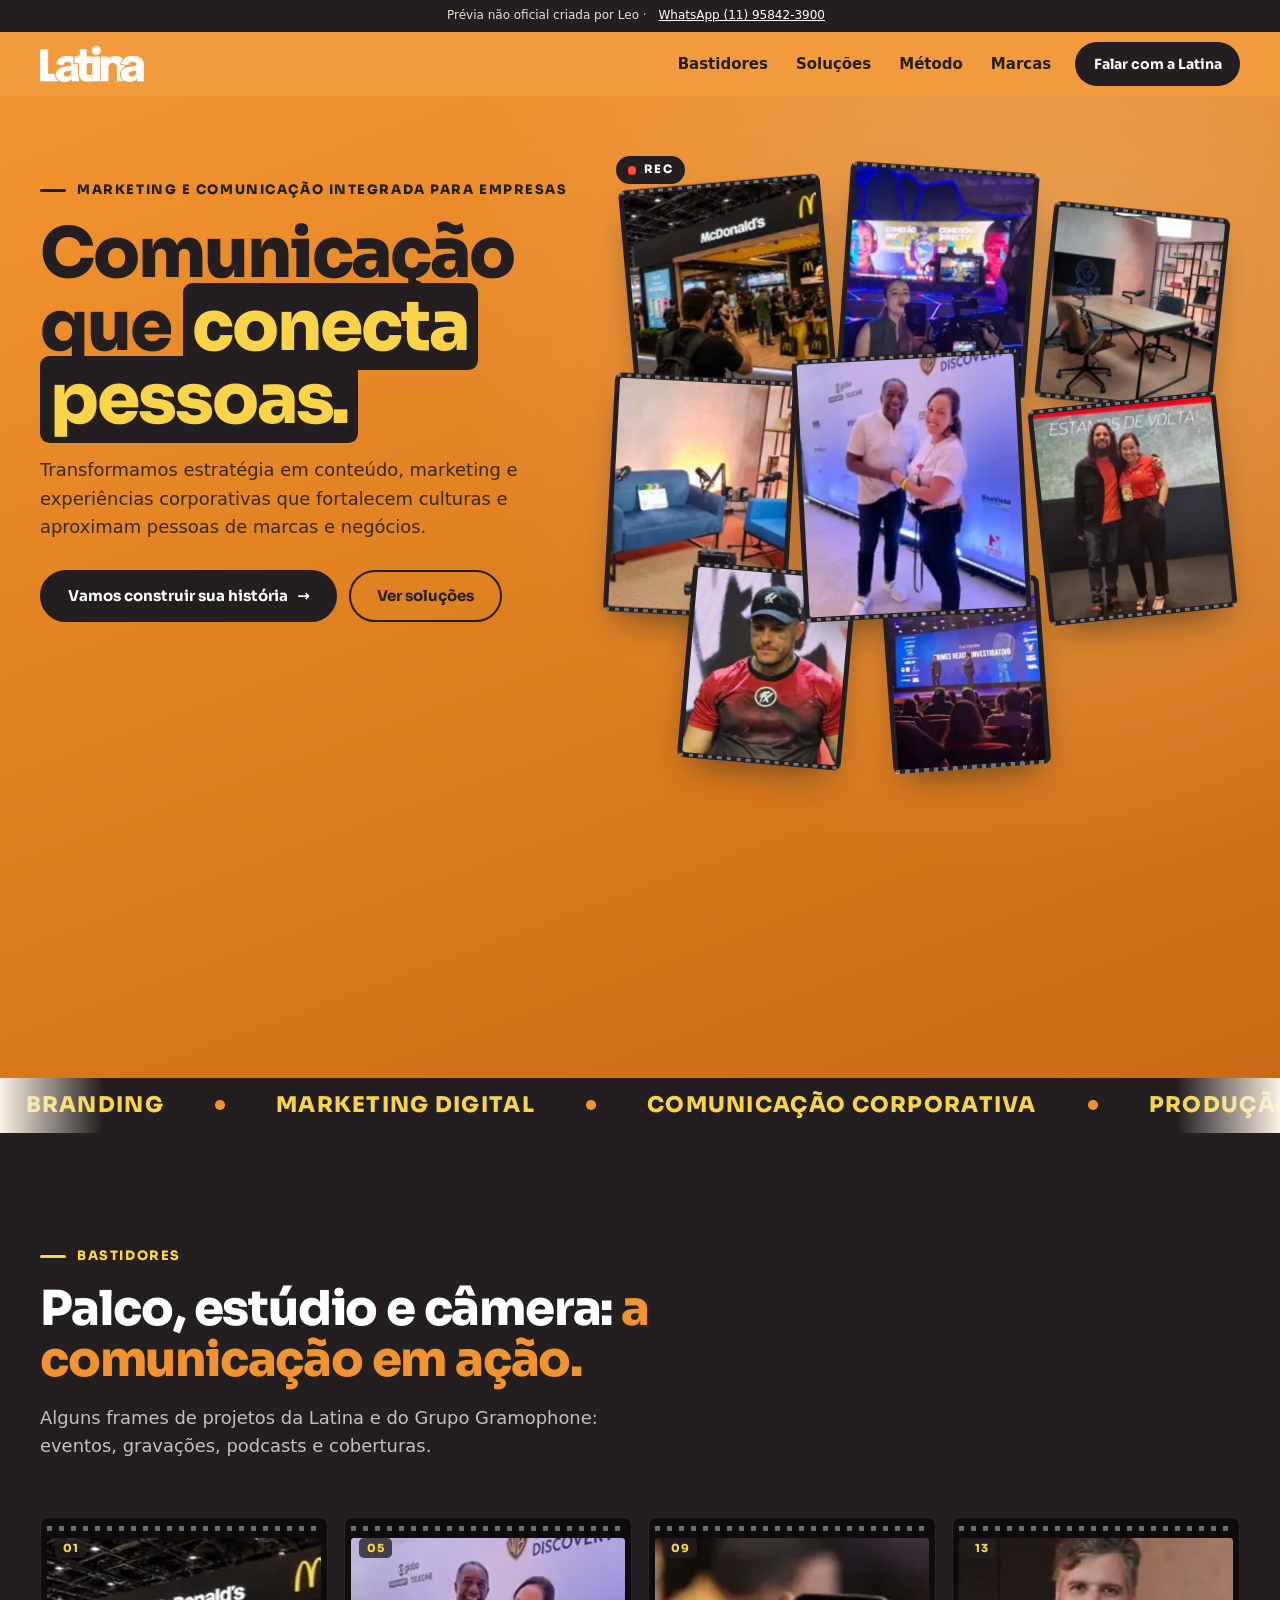
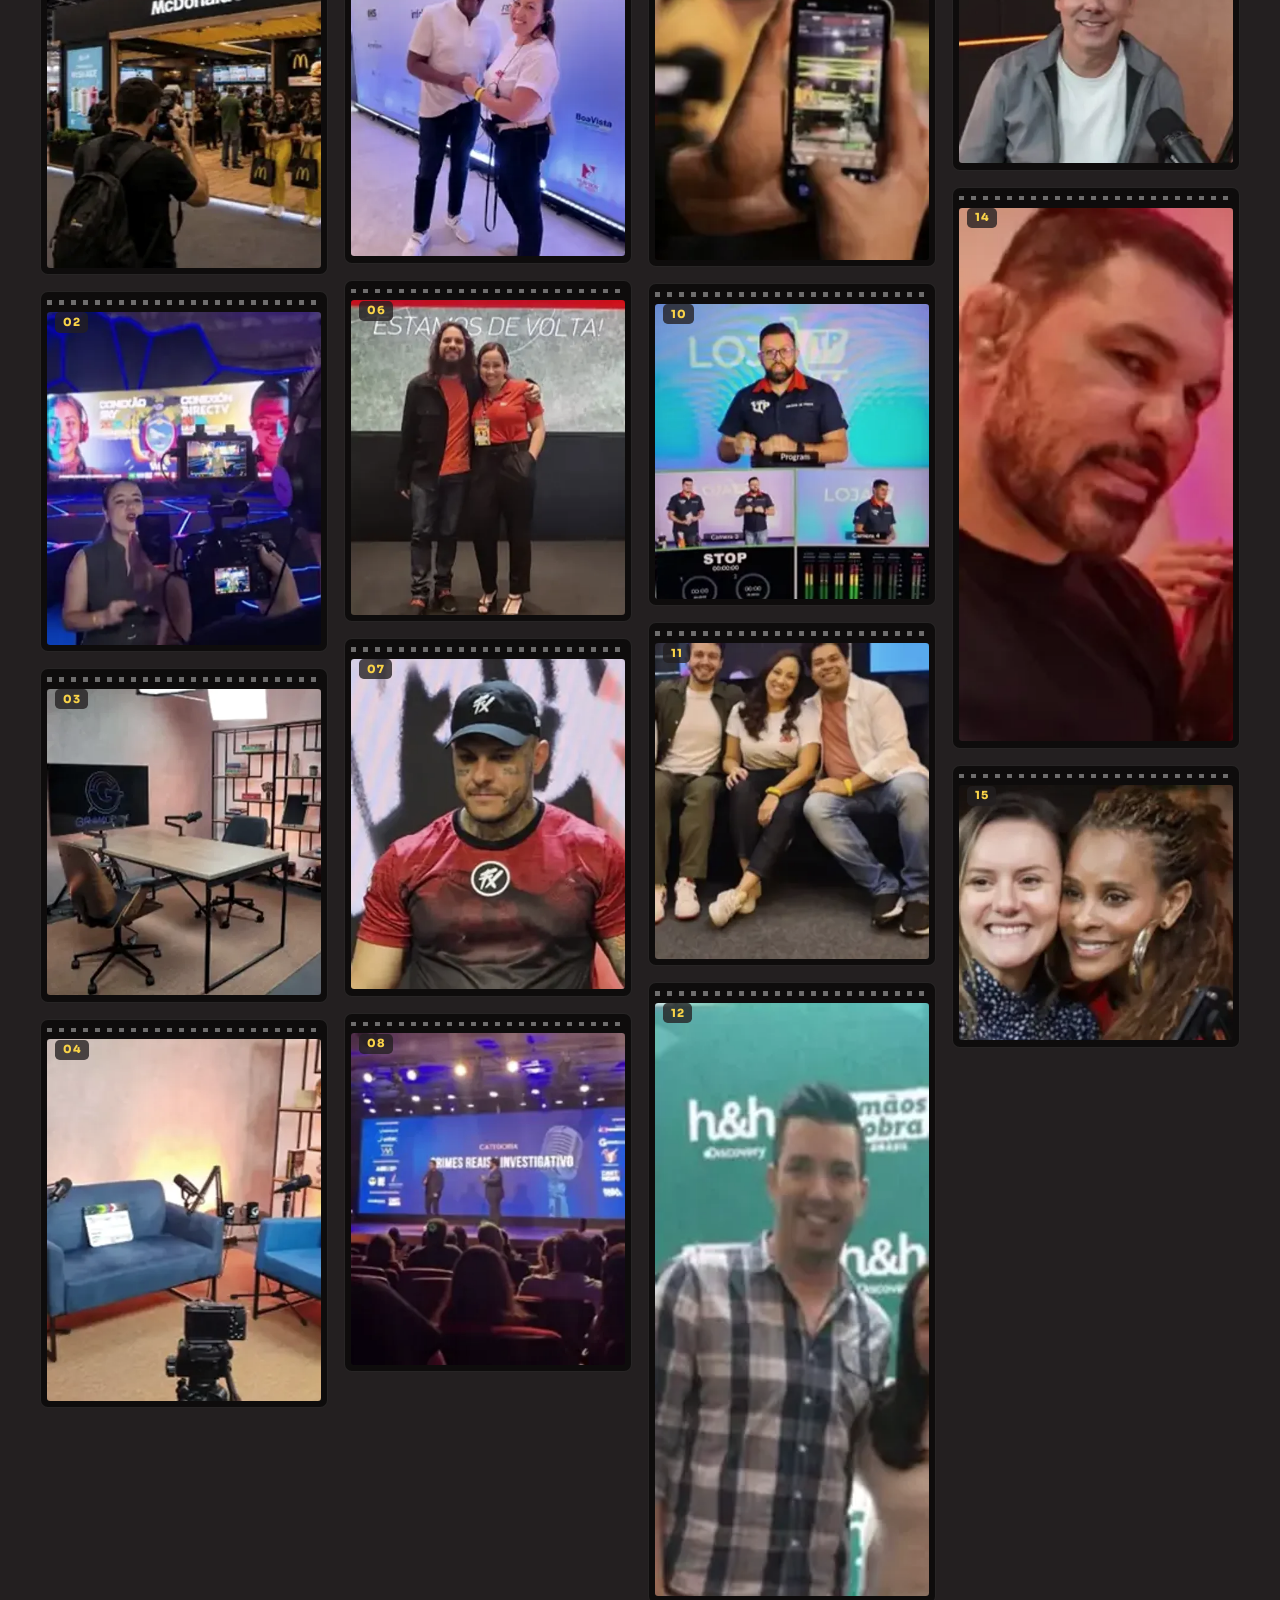
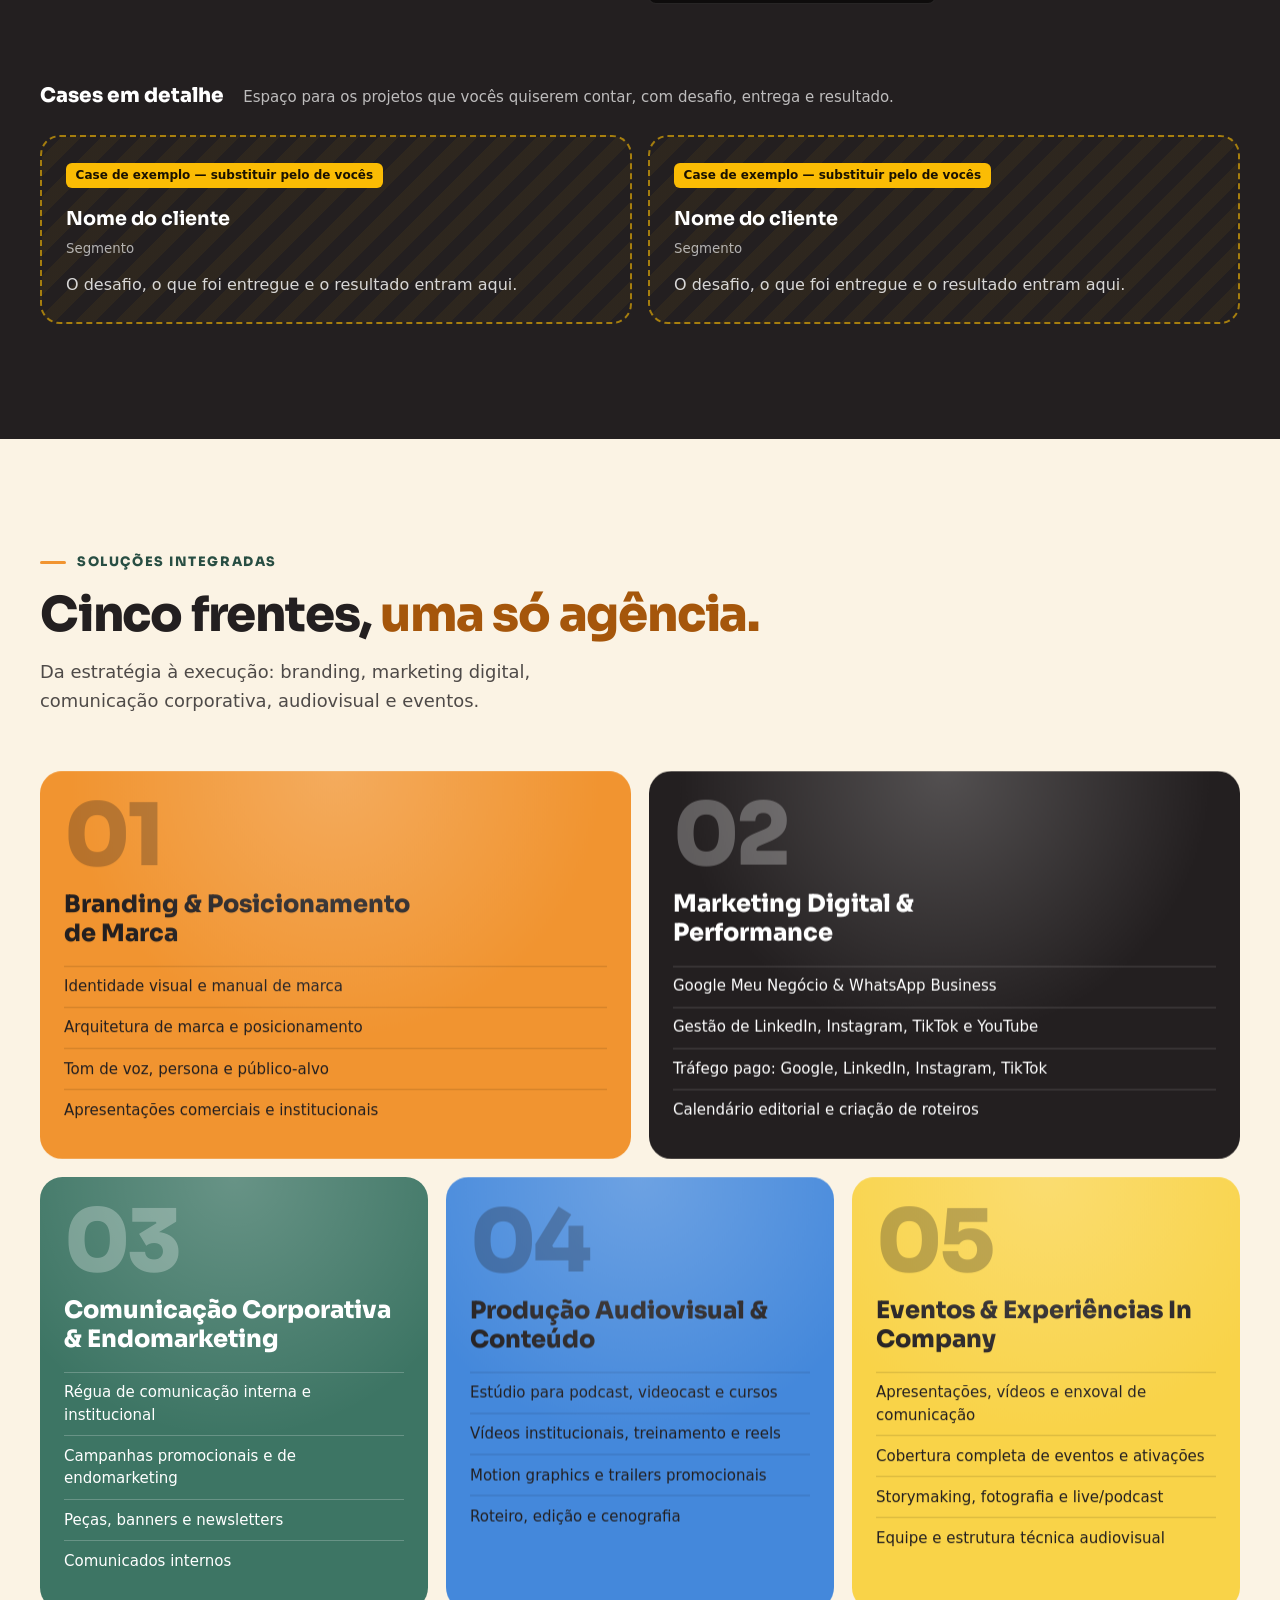
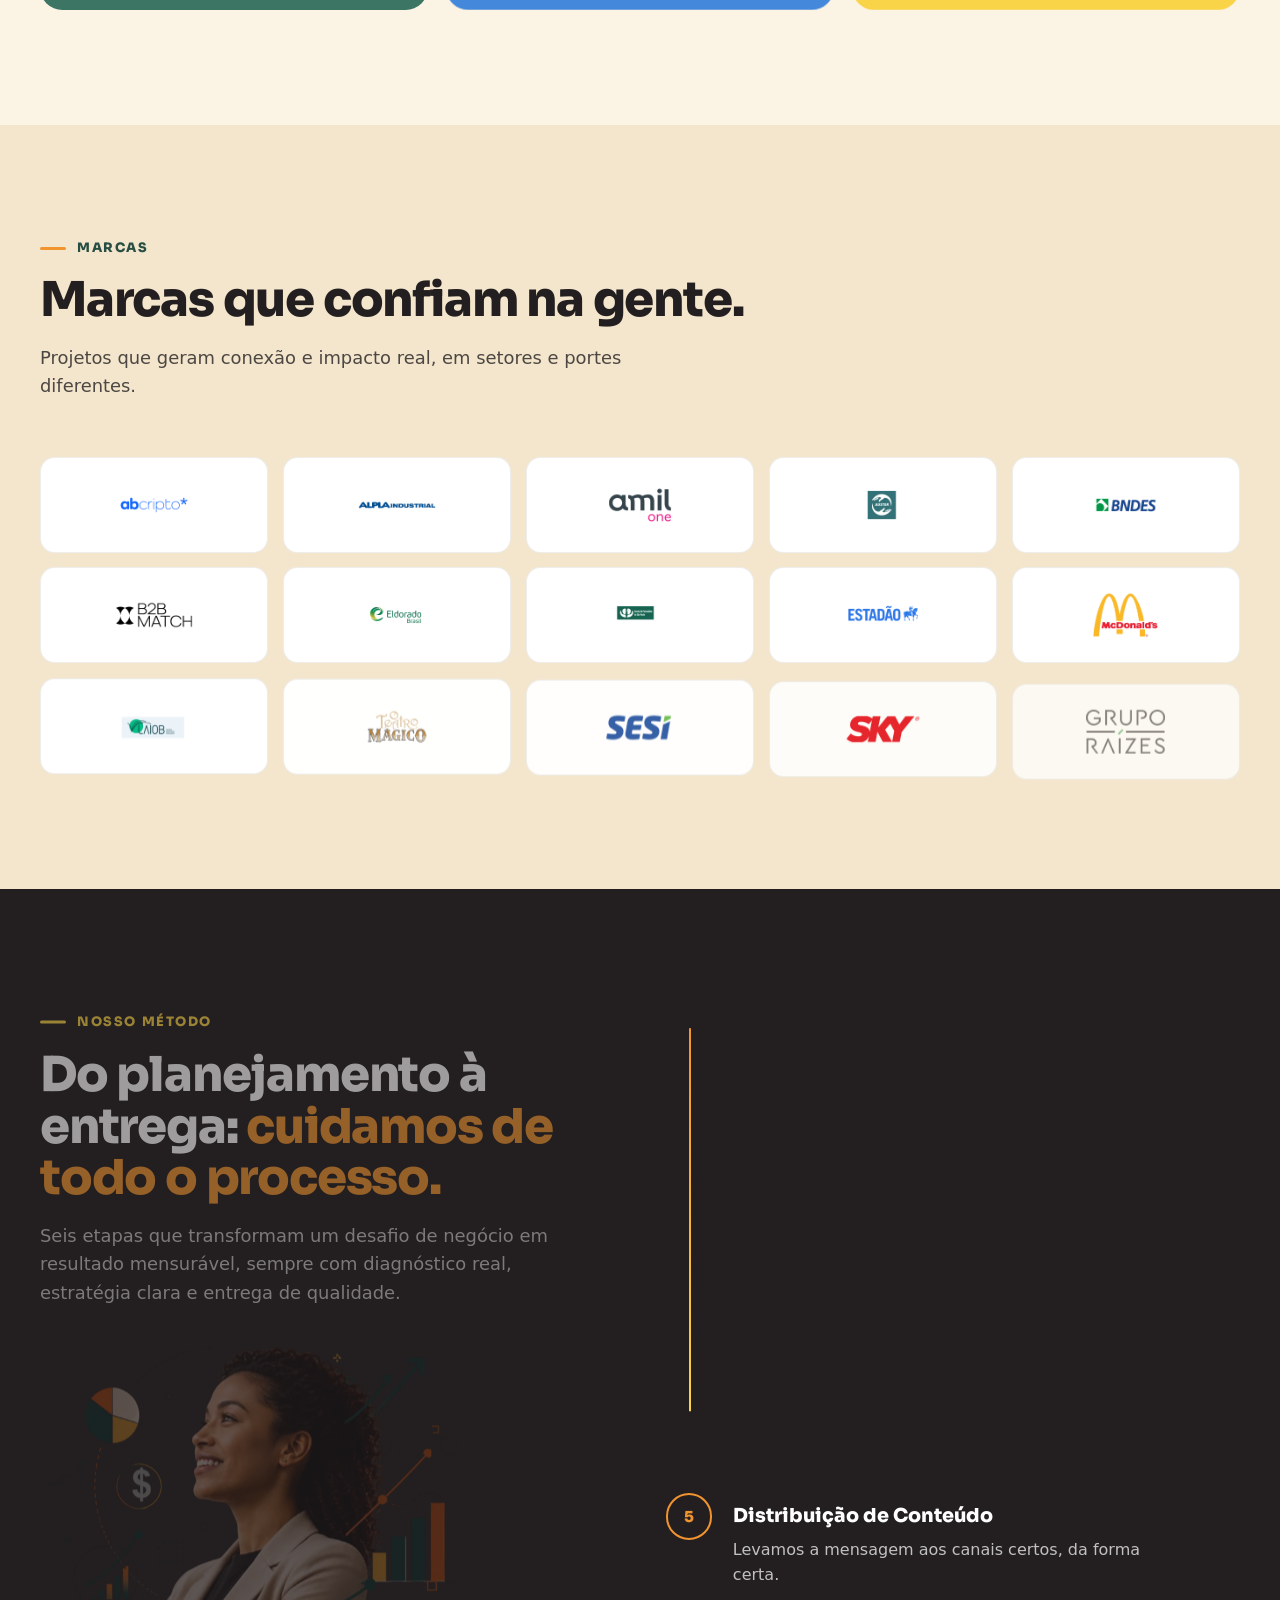
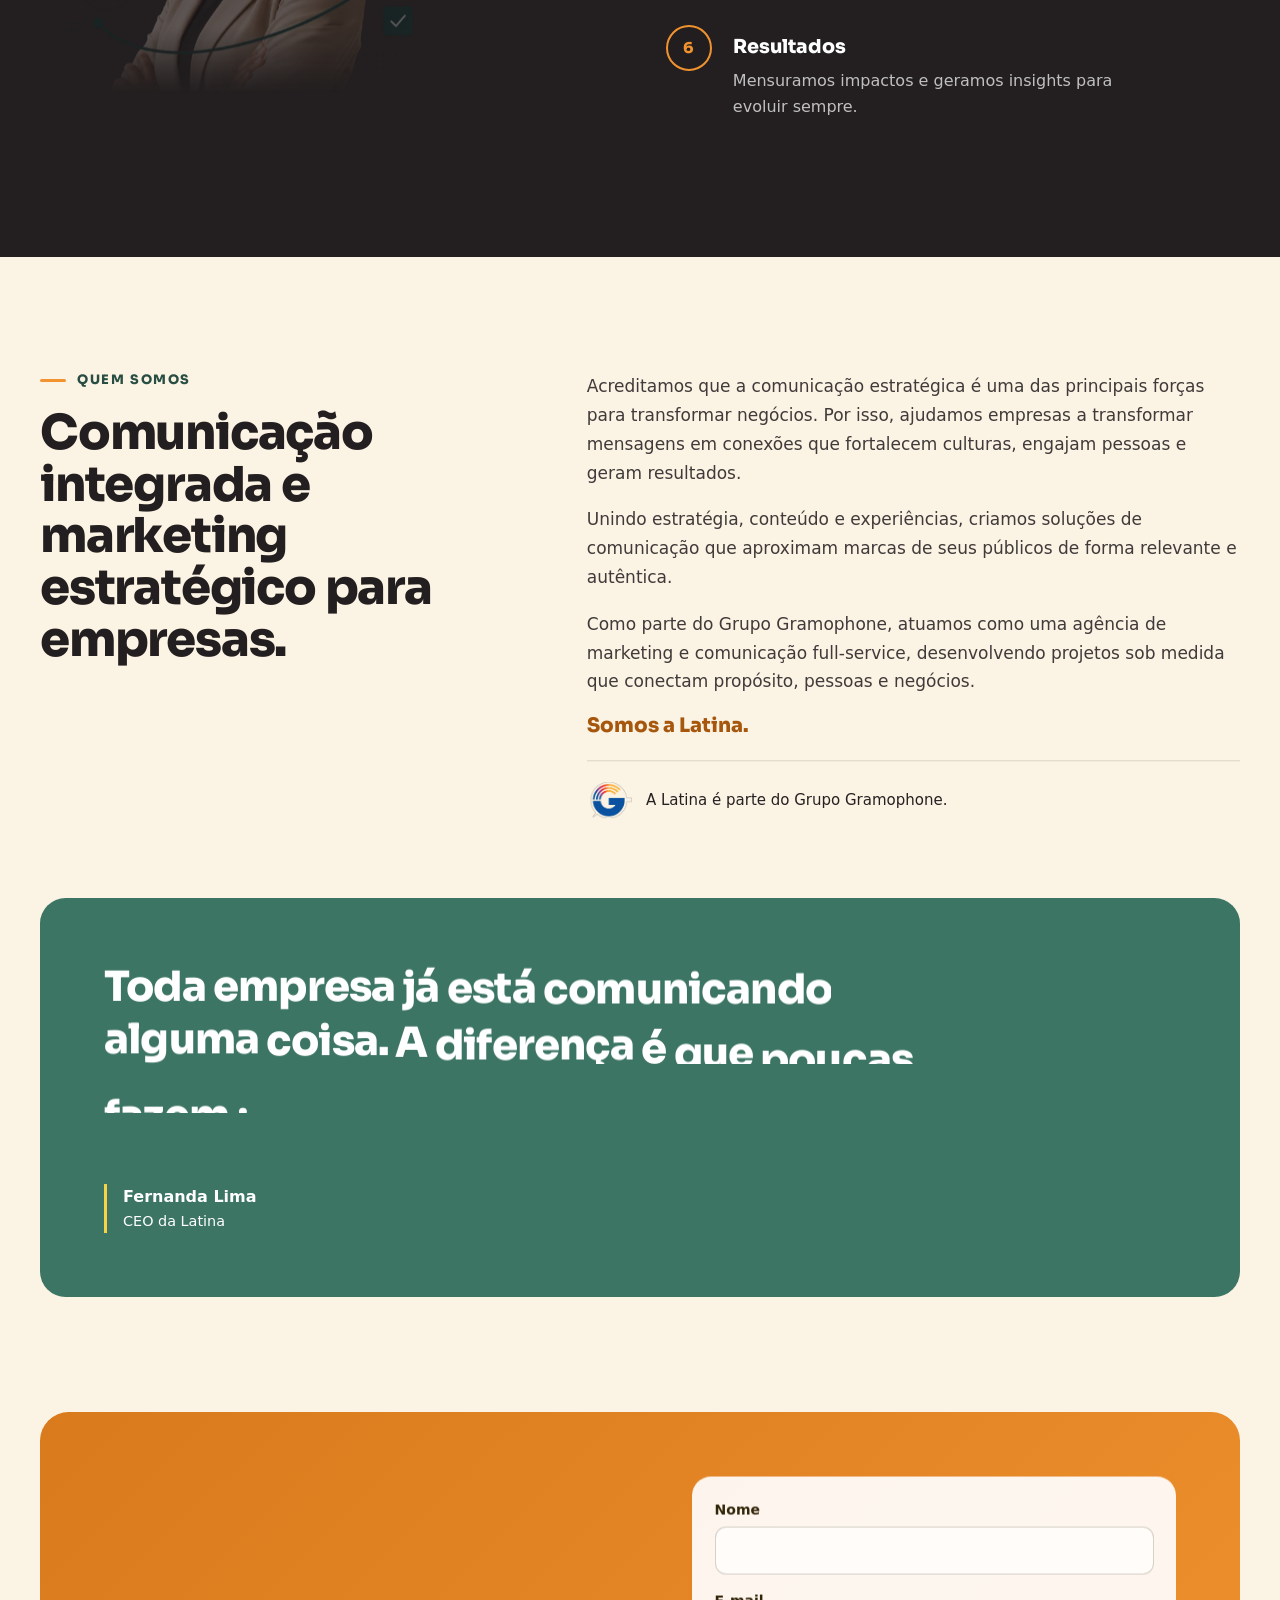
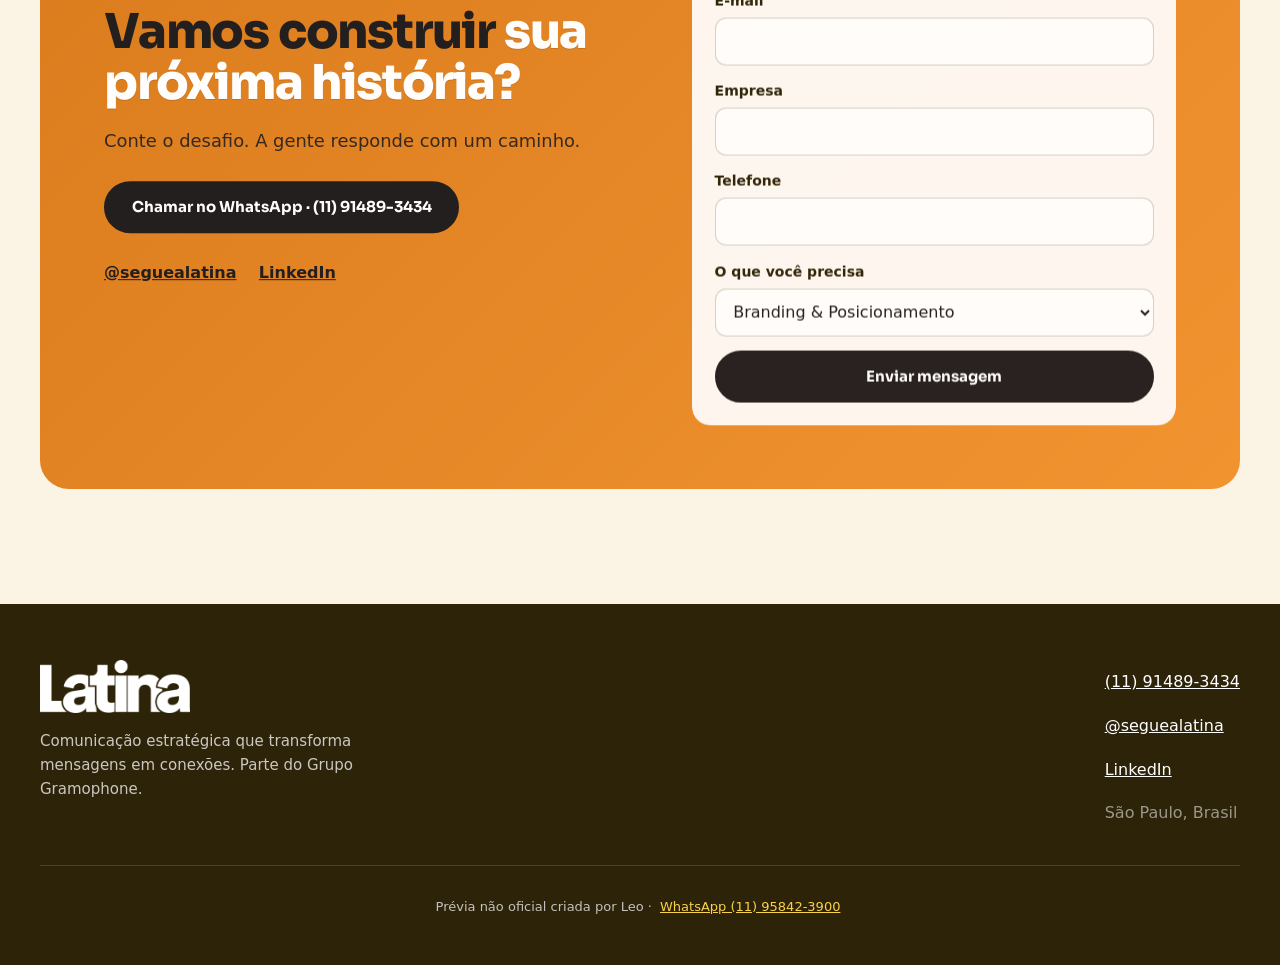
<file: latina/index.html>
<!doctype html>
<html lang="pt-BR">
<head>
<meta charset="utf-8">
<meta name="viewport" content="width=device-width, initial-scale=1, viewport-fit=cover">
<title>Latina | Comunicação que conecta pessoas (prévia)</title>
<meta name="description" content="Prévia não oficial de uma nova home para a Latina, agência de marketing e comunicação integrada.">
<meta name="robots" content="noindex, nofollow">
<meta name="theme-color" content="#F19430">
<link rel="icon" href="assets/logo-latina.webp">
<link rel="preconnect" href="https://fonts.googleapis.com">
<link rel="preconnect" href="https://fonts.gstatic.com" crossorigin>
<link rel="stylesheet" href="https://fonts.googleapis.com/css2?family=Sora:wght@600;700;800&display=swap">
<link rel="stylesheet" href="../_kit/base.css">
<link rel="stylesheet" href="styles.css">
<script>
  // Animações só ficam "armadas" com JS e sem prefers-reduced-motion; se main.js não rodar em 2,5s, o CSS libera tudo.
  (function () {
    var d = document.documentElement;
    if (window.matchMedia && matchMedia('(prefers-reduced-motion: reduce)').matches) return;
    d.classList.add('js');
    window.__af = setTimeout(function () { d.classList.add('anim-fail'); }, 2500);
  })();
</script>
</head>
<body>
<a class="skip" href="#main">Ir para o conteúdo</a>
<div class="topbar pv-bar" role="note">Prévia não oficial criada por Leo · <a href="https://wa.me/5511958423900" target="_blank" rel="noopener">WhatsApp (11) 95842-3900</a></div>

<header class="hdr">
  <div class="wrap hdr__in">
    <a class="hdr__logo" href="#top" aria-label="Latina: início"><img src="assets/logo-latina.webp" alt="Latina" width="1399" height="496"></a>
    <nav class="hdr__nav" aria-label="Principal">
      <a href="#bastidores">Bastidores</a><a href="#solucoes">Soluções</a><a href="#metodo">Método</a><a href="#marcas">Marcas</a>
    </nav>
    <a class="pill" href="#contato">Falar com a Latina</a>
  </div>
</header>

<main id="main">
  <section class="hero" id="top">
    <div class="wrap hero__in">
      <div class="hero__logo"><img id="heroLogo" src="assets/logo-latina.webp" alt="Latina" width="1399" height="496" fetchpriority="high"></div>
      <div class="hero__copy">
        <p class="eyebrow" data-in>Marketing e comunicação integrada para empresas</p>
        <h1 class="h1" id="h1">Comunicação que <span class="hl">conecta pessoas.</span></h1>
        <p class="lead" data-in>Transformamos estratégia em conteúdo, marketing e experiências corporativas que fortalecem culturas e aproximam pessoas de marcas e negócios.</p>
        <div class="cta" data-in>
          <a class="btn" href="#contato">Vamos construir sua história <span aria-hidden="true">→</span></a>
          <a class="btn btn--ghost" href="#solucoes">Ver soluções</a>
        </div>
      </div>
      <div class="stage" id="stage" aria-label="Frames de projetos da Latina">
        <span class="rec" aria-hidden="true"><i></i>REC</span>
        
        <div class="fr" data-depth="0.6" data-r="-5" style="--l:3%;--t:2%;--w:32%;--r:-5deg">
          <div class="fr__in"><img src="assets/frame-estande.webp" alt="Estande em feira com equipe e fotógrafo" width="460" height="556"></div>
        </div>
        
        <div class="fr" data-depth="1" data-r="4" style="--l:37%;--t:0%;--w:30%;--r:4deg">
          <div class="fr__in"><img src="assets/frame-gravacao.webp" alt="Gravação multicâmera de programa ao vivo" width="460" height="560"></div>
        </div>
        
        <div class="fr" data-depth="0.5" data-r="6" style="--l:69%;--t:7%;--w:28%;--r:6deg">
          <div class="fr__in"><img src="assets/frame-estudio.webp" alt="Estúdio de gravação com mesa e prateleiras" width="460" height="516"></div>
        </div>
        
        <div class="fr" data-depth="1.2" data-r="3" style="--l:0%;--t:36%;--w:29%;--r:3deg">
          <div class="fr__in"><img src="assets/frame-sofa.webp" alt="Set de podcast com sofás e câmera" width="420" height="556"></div>
        </div>
        
        <div class="fr" data-depth="1.7" data-r="-3" style="--l:30%;--t:32%;--w:36%;--r:-3deg">
          <div class="fr__in"><img src="assets/frame-warner.webp" alt="Dupla posando diante do painel de um evento" width="460" height="536"></div>
        </div>
        
        <div class="fr" data-depth="0.8" data-r="-6" style="--l:68%;--t:40%;--w:30%;--r:-6deg">
          <div class="fr__in"><img src="assets/frame-casal.webp" alt="Dupla sorrindo diante de painel em evento" width="460" height="530"></div>
        </div>
        
        <div class="fr" data-depth="1.4" data-r="5" style="--l:12%;--t:69%;--w:26%;--r:5deg">
          <div class="fr__in"><img src="assets/frame-lutador.webp" alt="Retrato de atleta em gravação de conteúdo" width="460" height="556"></div>
        </div>
        
        <div class="fr" data-depth="0.7" data-r="-4" style="--l:44%;--t:71%;--w:25%;--r:-4deg">
          <div class="fr__in"><img src="assets/frame-palco.webp" alt="Palco de premiação com plateia em evento" width="420" height="510"></div>
        </div>
        
      </div>
    </div>
  </section>

  <div class="strip marquee" aria-label="Frentes de atuação">
    <ul class="marquee__track strip__track">
      <li>Branding</li><li>Marketing digital</li><li>Comunicação corporativa</li><li>Produção audiovisual</li><li>Eventos</li>
      <li aria-hidden="true">Branding</li><li aria-hidden="true">Marketing digital</li><li aria-hidden="true">Comunicação corporativa</li><li aria-hidden="true">Produção audiovisual</li><li aria-hidden="true">Eventos</li>
      <li aria-hidden="true">Branding</li><li aria-hidden="true">Marketing digital</li><li aria-hidden="true">Comunicação corporativa</li><li aria-hidden="true">Produção audiovisual</li><li aria-hidden="true">Eventos</li>
      <li aria-hidden="true">Branding</li><li aria-hidden="true">Marketing digital</li><li aria-hidden="true">Comunicação corporativa</li><li aria-hidden="true">Produção audiovisual</li><li aria-hidden="true">Eventos</li>
    </ul>
  </div>

  <section class="sec sec--dark" id="bastidores">
    <div class="wrap">
      <header class="sec__head" data-reveal>
        <p class="eyebrow eyebrow--y">Bastidores</p>
        <h2 class="h2">Palco, estúdio e câmera: <span class="hl">a comunicação em ação.</span></h2>
        <p class="lead">Alguns frames de projetos da Latina e do Grupo Gramophone: eventos, gravações, podcasts e coberturas.</p>
      </header>
      <ul class="sheet" id="sheet">
        
        <li class="cell" data-reveal data-tilt><figure><img src="assets/frame-estande.webp" alt="Estande em feira com equipe e fotógrafo" width="460" height="556" loading="lazy"><figcaption aria-hidden="true">01</figcaption></figure></li>
        
        <li class="cell" data-reveal data-tilt><figure><img src="assets/frame-gravacao.webp" alt="Gravação multicâmera de programa ao vivo" width="460" height="560" loading="lazy"><figcaption aria-hidden="true">02</figcaption></figure></li>
        
        <li class="cell" data-reveal data-tilt><figure><img src="assets/frame-estudio.webp" alt="Estúdio de gravação com mesa e prateleiras" width="460" height="516" loading="lazy"><figcaption aria-hidden="true">03</figcaption></figure></li>
        
        <li class="cell" data-reveal data-tilt><figure><img src="assets/frame-sofa.webp" alt="Set de podcast com sofás e câmera" width="420" height="556" loading="lazy"><figcaption aria-hidden="true">04</figcaption></figure></li>
        
        <li class="cell" data-reveal data-tilt><figure><img src="assets/frame-warner.webp" alt="Dupla posando diante do painel de um evento" width="460" height="536" loading="lazy"><figcaption aria-hidden="true">05</figcaption></figure></li>
        
        <li class="cell" data-reveal data-tilt><figure><img src="assets/frame-casal.webp" alt="Dupla sorrindo diante de painel em evento" width="460" height="530" loading="lazy"><figcaption aria-hidden="true">06</figcaption></figure></li>
        
        <li class="cell" data-reveal data-tilt><figure><img src="assets/frame-lutador.webp" alt="Retrato de atleta em gravação de conteúdo" width="460" height="556" loading="lazy"><figcaption aria-hidden="true">07</figcaption></figure></li>
        
        <li class="cell" data-reveal data-tilt><figure><img src="assets/frame-palco.webp" alt="Palco de premiação com plateia em evento" width="420" height="510" loading="lazy"><figcaption aria-hidden="true">08</figcaption></figure></li>
        
        <li class="cell" data-reveal data-tilt><figure><img src="assets/frame-celular.webp" alt="Mão filmando um evento com o celular" width="336" height="396" loading="lazy"><figcaption aria-hidden="true">09</figcaption></figure></li>
        
        <li class="cell" data-reveal data-tilt><figure><img src="assets/frame-lojatv.webp" alt="Transmissão ao vivo com apresentador e painel de controle" width="452" height="488" loading="lazy"><figcaption aria-hidden="true">10</figcaption></figure></li>
        
        <li class="cell" data-reveal data-tilt><figure><img src="assets/frame-trio.webp" alt="Trio sentado em bastidores de gravação" width="460" height="532" loading="lazy"><figcaption aria-hidden="true">11</figcaption></figure></li>
        
        <li class="cell" data-reveal data-tilt><figure><img src="assets/frame-hh.webp" alt="Participantes em evento diante de painel verde" width="256" height="556" loading="lazy"><figcaption aria-hidden="true">12</figcaption></figure></li>
        
        <li class="cell" data-reveal data-tilt><figure><img src="assets/frame-mic.webp" alt="Entrevistado sorrindo diante do microfone" width="460" height="380" loading="lazy"><figcaption aria-hidden="true">13</figcaption></figure></li>
        
        <li class="cell" data-reveal data-tilt><figure><img src="assets/frame-rosto.webp" alt="Retrato em gravação de conteúdo" width="256" height="500" loading="lazy"><figcaption aria-hidden="true">14</figcaption></figure></li>
        
        <li class="cell" data-reveal data-tilt><figure><img src="assets/frame-dupla.webp" alt="Duas participantes sorrindo em evento" width="420" height="392" loading="lazy"><figcaption aria-hidden="true">15</figcaption></figure></li>
        
      </ul>
      <div class="cases-h" data-reveal>
        <h3 class="h3">Cases em detalhe</h3>
        <p>Espaço para os projetos que vocês quiserem contar, com desafio, entrega e resultado.</p>
      </div>
      <ul class="cases">
        
        <li class="case is-placeholder" data-reveal>
          <span class="ph">Case de exemplo — substituir pelo de vocês</span>
          <h4>Nome do cliente</h4>
          <small>Segmento</small>
          <p>O desafio, o que foi entregue e o resultado entram aqui.</p>
        </li>
        
        <li class="case is-placeholder" data-reveal>
          <span class="ph">Case de exemplo — substituir pelo de vocês</span>
          <h4>Nome do cliente</h4>
          <small>Segmento</small>
          <p>O desafio, o que foi entregue e o resultado entram aqui.</p>
        </li>
        
      </ul>
    </div>
  </section>

  <section class="sec" id="solucoes">
    <div class="wrap">
      <header class="sec__head" data-reveal>
        <p class="eyebrow">Soluções integradas</p>
        <h2 class="h2">Cinco frentes, <span class="hl">uma só agência.</span></h2>
        <p class="lead">Da estratégia à execução: branding, marketing digital, comunicação corporativa, audiovisual e eventos.</p>
      </header>
      <ul class="sol">
        
        <li class="card s-orange" data-reveal data-tilt>
          <span class="card__n" aria-hidden="true">01</span>
          <h3>Branding &amp; Posicionamento de Marca</h3>
          <ul><li>Identidade visual e manual de marca</li><li>Arquitetura de marca e posicionamento</li><li>Tom de voz, persona e público-alvo</li><li>Apresentações comerciais e institucionais</li></ul>
        </li>
        
        <li class="card s-ink" data-reveal data-tilt>
          <span class="card__n" aria-hidden="true">02</span>
          <h3>Marketing Digital &amp; Performance</h3>
          <ul><li>Google Meu Negócio &amp; WhatsApp Business</li><li>Gestão de LinkedIn, Instagram, TikTok e YouTube</li><li>Tráfego pago: Google, LinkedIn, Instagram, TikTok</li><li>Calendário editorial e criação de roteiros</li></ul>
        </li>
        
        <li class="card s-green" data-reveal data-tilt>
          <span class="card__n" aria-hidden="true">03</span>
          <h3>Comunicação Corporativa &amp; Endomarketing</h3>
          <ul><li>Régua de comunicação interna e institucional</li><li>Campanhas promocionais e de endomarketing</li><li>Peças, banners e newsletters</li><li>Comunicados internos</li></ul>
        </li>
        
        <li class="card s-blue" data-reveal data-tilt>
          <span class="card__n" aria-hidden="true">04</span>
          <h3>Produção Audiovisual &amp; Conteúdo</h3>
          <ul><li>Estúdio para podcast, videocast e cursos</li><li>Vídeos institucionais, treinamento e reels</li><li>Motion graphics e trailers promocionais</li><li>Roteiro, edição e cenografia</li></ul>
        </li>
        
        <li class="card s-yellow" data-reveal data-tilt>
          <span class="card__n" aria-hidden="true">05</span>
          <h3>Eventos &amp; Experiências In Company</h3>
          <ul><li>Apresentações, vídeos e enxoval de comunicação</li><li>Cobertura completa de eventos e ativações</li><li>Storymaking, fotografia e live/podcast</li><li>Equipe e estrutura técnica audiovisual</li></ul>
        </li>
        
      </ul>
    </div>
  </section>

  <section class="sec sec--cream" id="marcas">
    <div class="wrap">
      <header class="sec__head" data-reveal>
        <p class="eyebrow">Marcas</p>
        <h2 class="h2">Marcas que confiam na gente.</h2>
        <p class="lead">Projetos que geram conexão e impacto real, em setores e portes diferentes.</p>
      </header>
      <ul class="logos">
        <li data-reveal><img src="assets/cli-abcripto.webp" alt="abcripto" width="356" height="200" loading="lazy"></li><li data-reveal><img src="assets/cli-alpla.webp" alt="ALPLA Industrial" width="356" height="200" loading="lazy"></li><li data-reveal><img src="assets/cli-amil.webp" alt="amil one" width="356" height="200" loading="lazy"></li><li data-reveal><img src="assets/cli-auster.webp" alt="Auster" width="356" height="200" loading="lazy"></li><li data-reveal><img src="assets/cli-bndes.webp" alt="BNDES" width="356" height="200" loading="lazy"></li><li data-reveal><img src="assets/cli-b2bmatch.webp" alt="B2B Match" width="356" height="200" loading="lazy"></li><li data-reveal><img src="assets/cli-eldorado.webp" alt="Eldorado Brasil" width="356" height="200" loading="lazy"></li><li data-reveal><img src="assets/cli-epsp.webp" alt="Escola de Psicanálise de São Paulo" width="356" height="200" loading="lazy"></li><li data-reveal><img src="assets/cli-estadao.webp" alt="Estadão" width="356" height="200" loading="lazy"></li><li data-reveal><img src="assets/cli-mcdonalds.webp" alt="McDonald&#39;s" width="297" height="200" loading="lazy"></li><li data-reveal><img src="assets/cli-laiob.webp" alt="LAIOB Global Executive Education" width="356" height="200" loading="lazy"></li><li data-reveal><img src="assets/cli-teatromagico.webp" alt="O Teatro Mágico" width="356" height="200" loading="lazy"></li><li data-reveal><img src="assets/cli-sesi.webp" alt="SESI" width="356" height="200" loading="lazy"></li><li data-reveal><img src="assets/cli-sky.webp" alt="SKY" width="356" height="200" loading="lazy"></li><li data-reveal><img src="assets/cli-raizes.webp" alt="Grupo Raízes" width="361" height="200" loading="lazy"></li>
      </ul>
    </div>
  </section>

  <section class="sec sec--dark method" id="metodo">
    <div class="wrap method__in">
      <div class="method__l">
        <header data-reveal>
          <p class="eyebrow eyebrow--y">Nosso método</p>
          <h2 class="h2">Do planejamento à entrega: <span class="hl">cuidamos de todo o processo.</span></h2>
          <p class="lead">Seis etapas que transformam um desafio de negócio em resultado mensurável, sempre com diagnóstico real, estratégia clara e entrega de qualidade.</p>
        </header>
        <div class="method__fig" id="fig" data-reveal><img src="assets/metodo-figura.webp" alt="Mulher sorrindo de perfil cercada por ícones de gráficos de crescimento" width="650" height="545" loading="lazy"></div>
      </div>
      <div class="steps" id="steps">
        <span class="steps__line" aria-hidden="true"></span>
        <ol>
        
        <li class="step" data-reveal><span class="step__n">1</span><div><h3>Diagnóstico</h3><p>Entendemos o desafio, o contexto e o público.</p></div></li>
        
        <li class="step" data-reveal><span class="step__n">2</span><div><h3>Estratégia</h3><p>Desenhamos caminhos com clareza e propósito.</p></div></li>
        
        <li class="step" data-reveal><span class="step__n">3</span><div><h3>Criação e Conteúdo</h3><p>Transformamos ideias em conceitos e narrativas que conectam.</p></div></li>
        
        <li class="step" data-reveal><span class="step__n">4</span><div><h3>Produção Audiovisual</h3><p>Conteúdo e experiências com excelência em cada detalhe.</p></div></li>
        
        <li class="step" data-reveal><span class="step__n">5</span><div><h3>Distribuição de Conteúdo</h3><p>Levamos a mensagem aos canais certos, da forma certa.</p></div></li>
        
        <li class="step" data-reveal><span class="step__n">6</span><div><h3>Resultados</h3><p>Mensuramos impactos e geramos insights para evoluir sempre.</p></div></li>
        
        </ol>
      </div>
    </div>
  </section>

  <section class="sec about" id="quem-somos">
    <div class="wrap about__in">
      <header data-reveal>
        <p class="eyebrow">Quem somos</p>
        <h2 class="h2">Comunicação integrada e marketing estratégico para empresas.</h2>
      </header>
      <div class="about__copy" data-reveal>
        <p>Acreditamos que a comunicação estratégica é uma das principais forças para transformar negócios. Por isso, ajudamos empresas a transformar mensagens em conexões que fortalecem culturas, engajam pessoas e geram resultados.</p>
        <p>Unindo estratégia, conteúdo e experiências, criamos soluções de comunicação que aproximam marcas de seus públicos de forma relevante e autêntica.</p>
        <p>Como parte do Grupo Gramophone, atuamos como uma agência de marketing e comunicação full-service, desenvolvendo projetos sob medida que conectam propósito, pessoas e negócios.</p>
        <p class="sign">Somos a Latina.</p>
        <div class="group"><img src="assets/logo-gramophone.webp" alt="Gramophone" width="200" height="161" loading="lazy"><span>A Latina é parte do Grupo Gramophone.</span></div>
      </div>
    </div>
    <div class="wrap">
      <figure class="quote">
        <blockquote id="quote">Toda empresa já está comunicando alguma coisa. A diferença é que poucas fazem isso de forma estratégica. É aí que a Latina entra.</blockquote>
        <figcaption data-reveal><strong>Fernanda Lima</strong><span>CEO da Latina</span></figcaption>
      </figure>
    </div>
  </section>

  <section class="sec final" id="contato">
    <div class="wrap">
      <div class="panel">
        <div class="panel__l" data-reveal>
          <h2 class="h2">Vamos construir <span class="hl">sua próxima história?</span></h2>
          <p class="lead">Conte o desafio. A gente responde com um caminho.</p>
          <a class="btn btn--ink" href="https://wa.me/5511914893434" target="_blank" rel="noopener">Chamar no WhatsApp · (11) 91489-3434</a>
          <p class="social"><a href="https://www.instagram.com/seguealatina/" target="_blank" rel="noopener">@seguealatina</a><a href="https://www.linkedin.com/company/latina-mkt/" target="_blank" rel="noopener">LinkedIn</a></p>
        </div>
        <form class="form" id="form" data-reveal novalidate>
          <label>Nome<input name="nome" autocomplete="name" required></label>
          <label>E-mail<input name="email" type="email" autocomplete="email" required></label>
          <label>Empresa<input name="empresa" autocomplete="organization"></label>
          <label>Telefone<input name="tel" type="tel" autocomplete="tel"></label>
          <label>O que você precisa
            <select name="frente"><option>Branding &amp; Posicionamento</option><option>Marketing Digital &amp; Performance</option><option>Comunicação Corporativa</option><option>Produção Audiovisual</option><option>Eventos &amp; Experiências</option><option>Ainda não sei</option></select>
          </label>
          <button class="btn btn--ink" type="submit">Enviar mensagem</button>
          <p class="form__msg" id="formMsg" role="status" hidden>Isto é uma prévia: nada foi enviado.</p>
        </form>
      </div>
    </div>
  </section>
</main>

<footer class="ftr">
  <div class="wrap ftr__in">
    <div class="ftr__brand"><img src="assets/logo-latina.webp" alt="Latina" width="1399" height="496" loading="lazy"><p>Comunicação estratégica que transforma mensagens em conexões. Parte do Grupo Gramophone.</p></div>
    <ul>
      <li><a href="https://wa.me/5511914893434" target="_blank" rel="noopener">(11) 91489-3434</a></li>
      <li><a href="https://www.instagram.com/seguealatina/" target="_blank" rel="noopener">@seguealatina</a></li>
      <li><a href="https://www.linkedin.com/company/latina-mkt/" target="_blank" rel="noopener">LinkedIn</a></li>
      <li class="ftr__city">São Paulo, Brasil</li>
    </ul>
  </div>
  <p class="wrap pv-foot disclaimer">Prévia não oficial criada por Leo · <a href="https://wa.me/5511958423900" target="_blank" rel="noopener">WhatsApp (11) 95842-3900</a></p>
</footer>

<script src="../_vendor/gsap.min.js" defer></script>
<script src="../_kit/kit.js" defer></script>
<script src="main.js" defer></script>
</body>
</html>
</file>
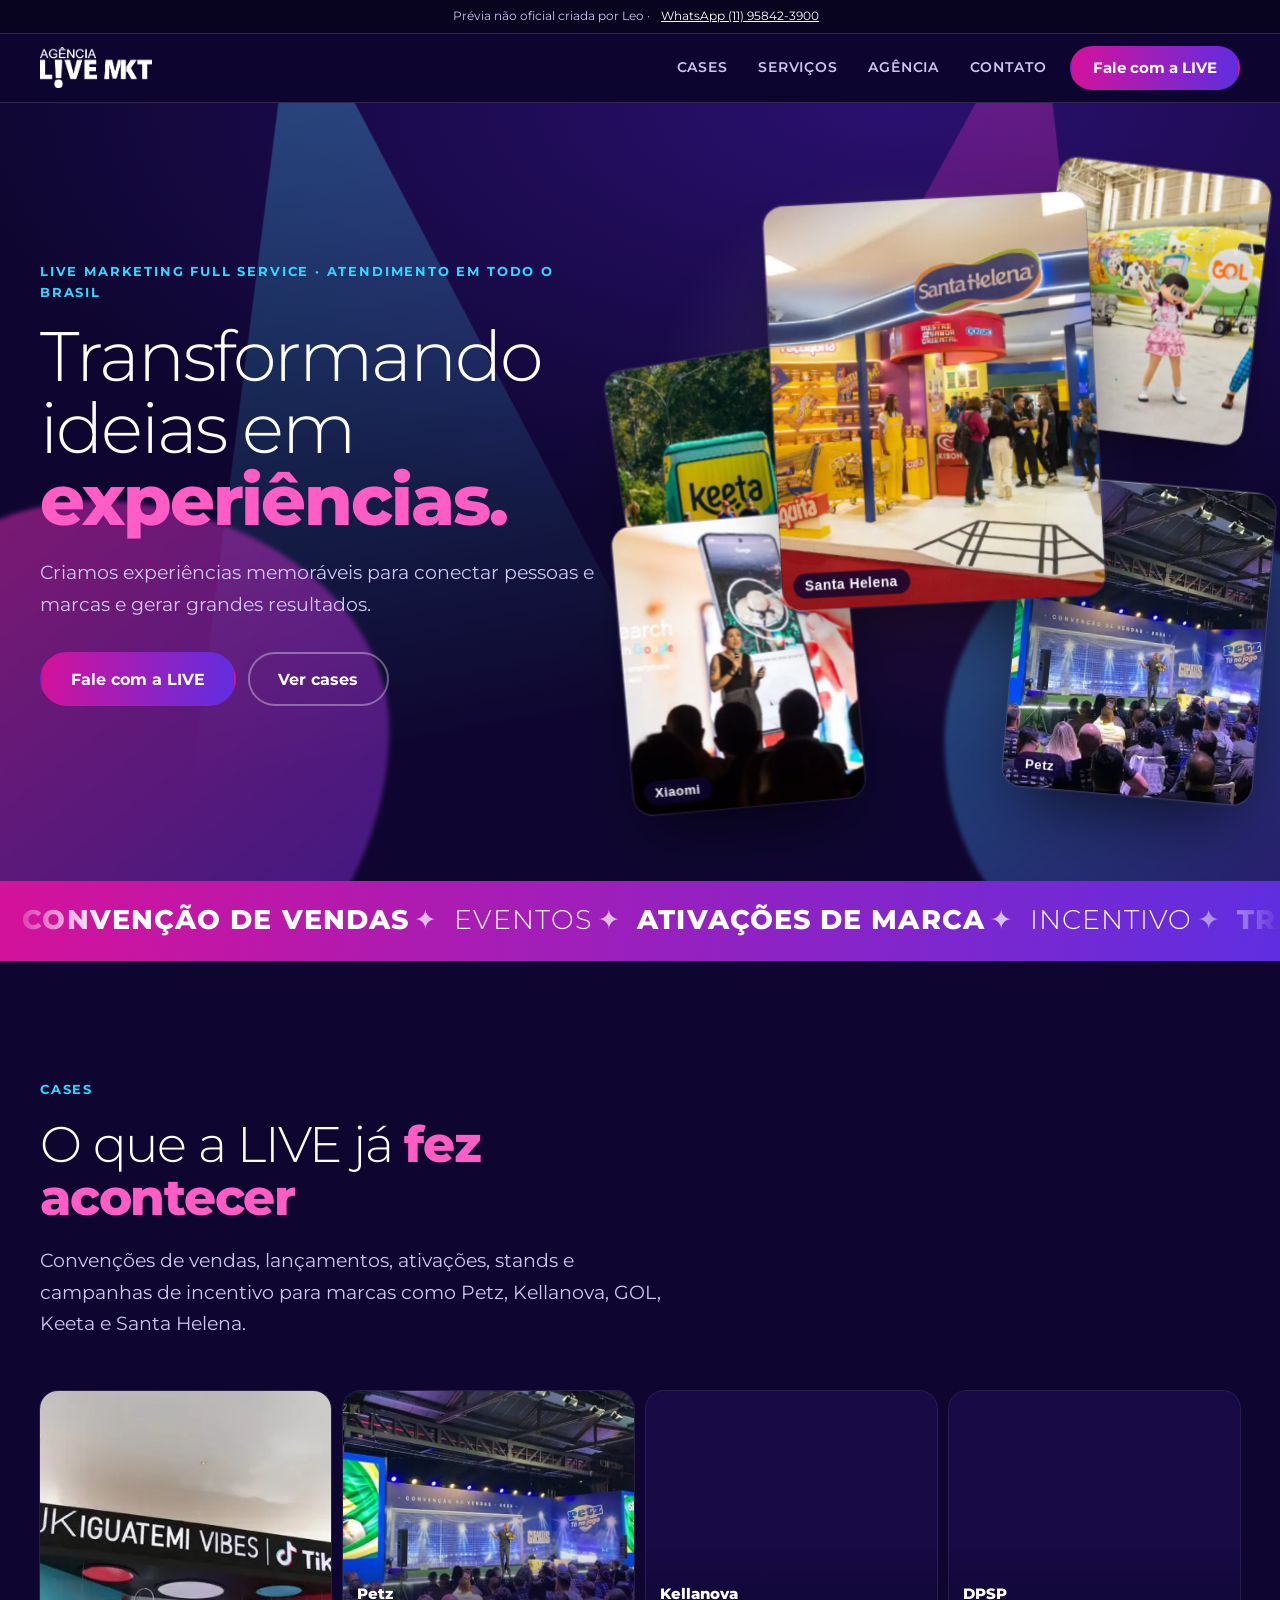
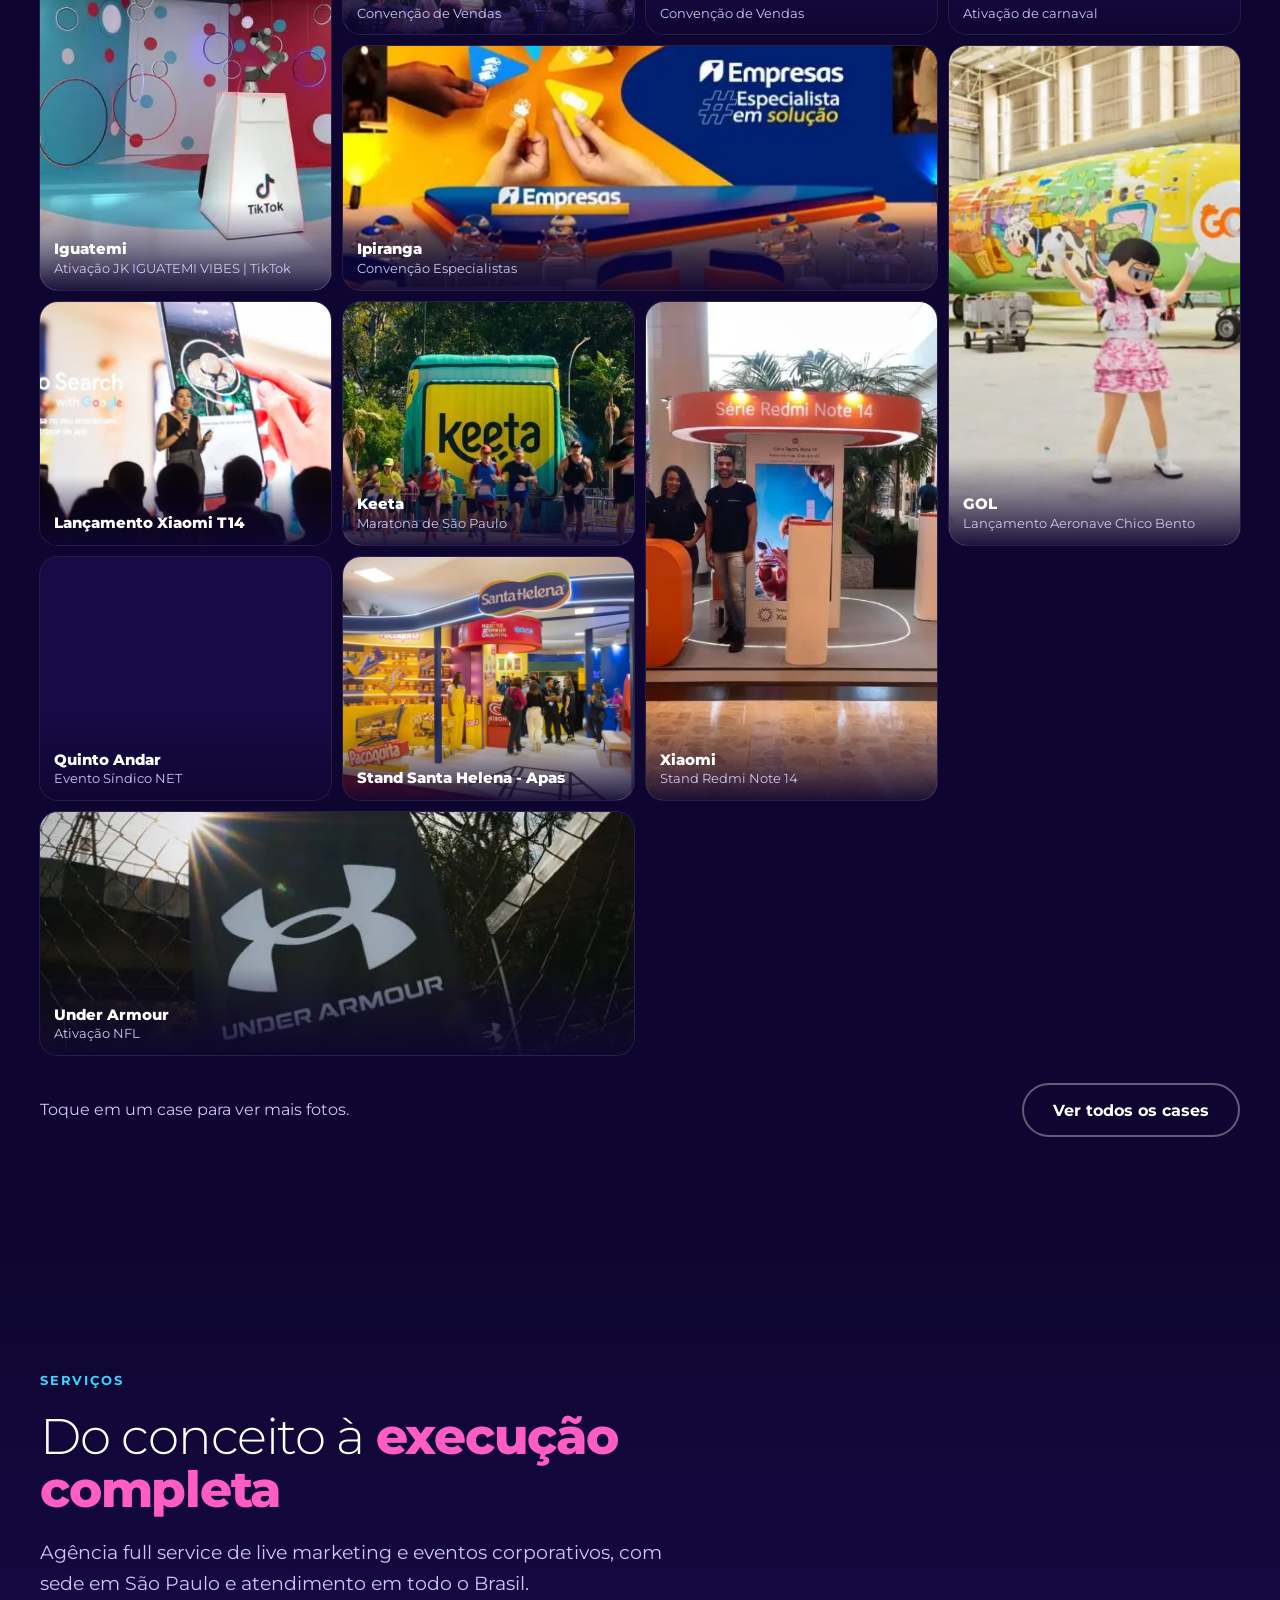
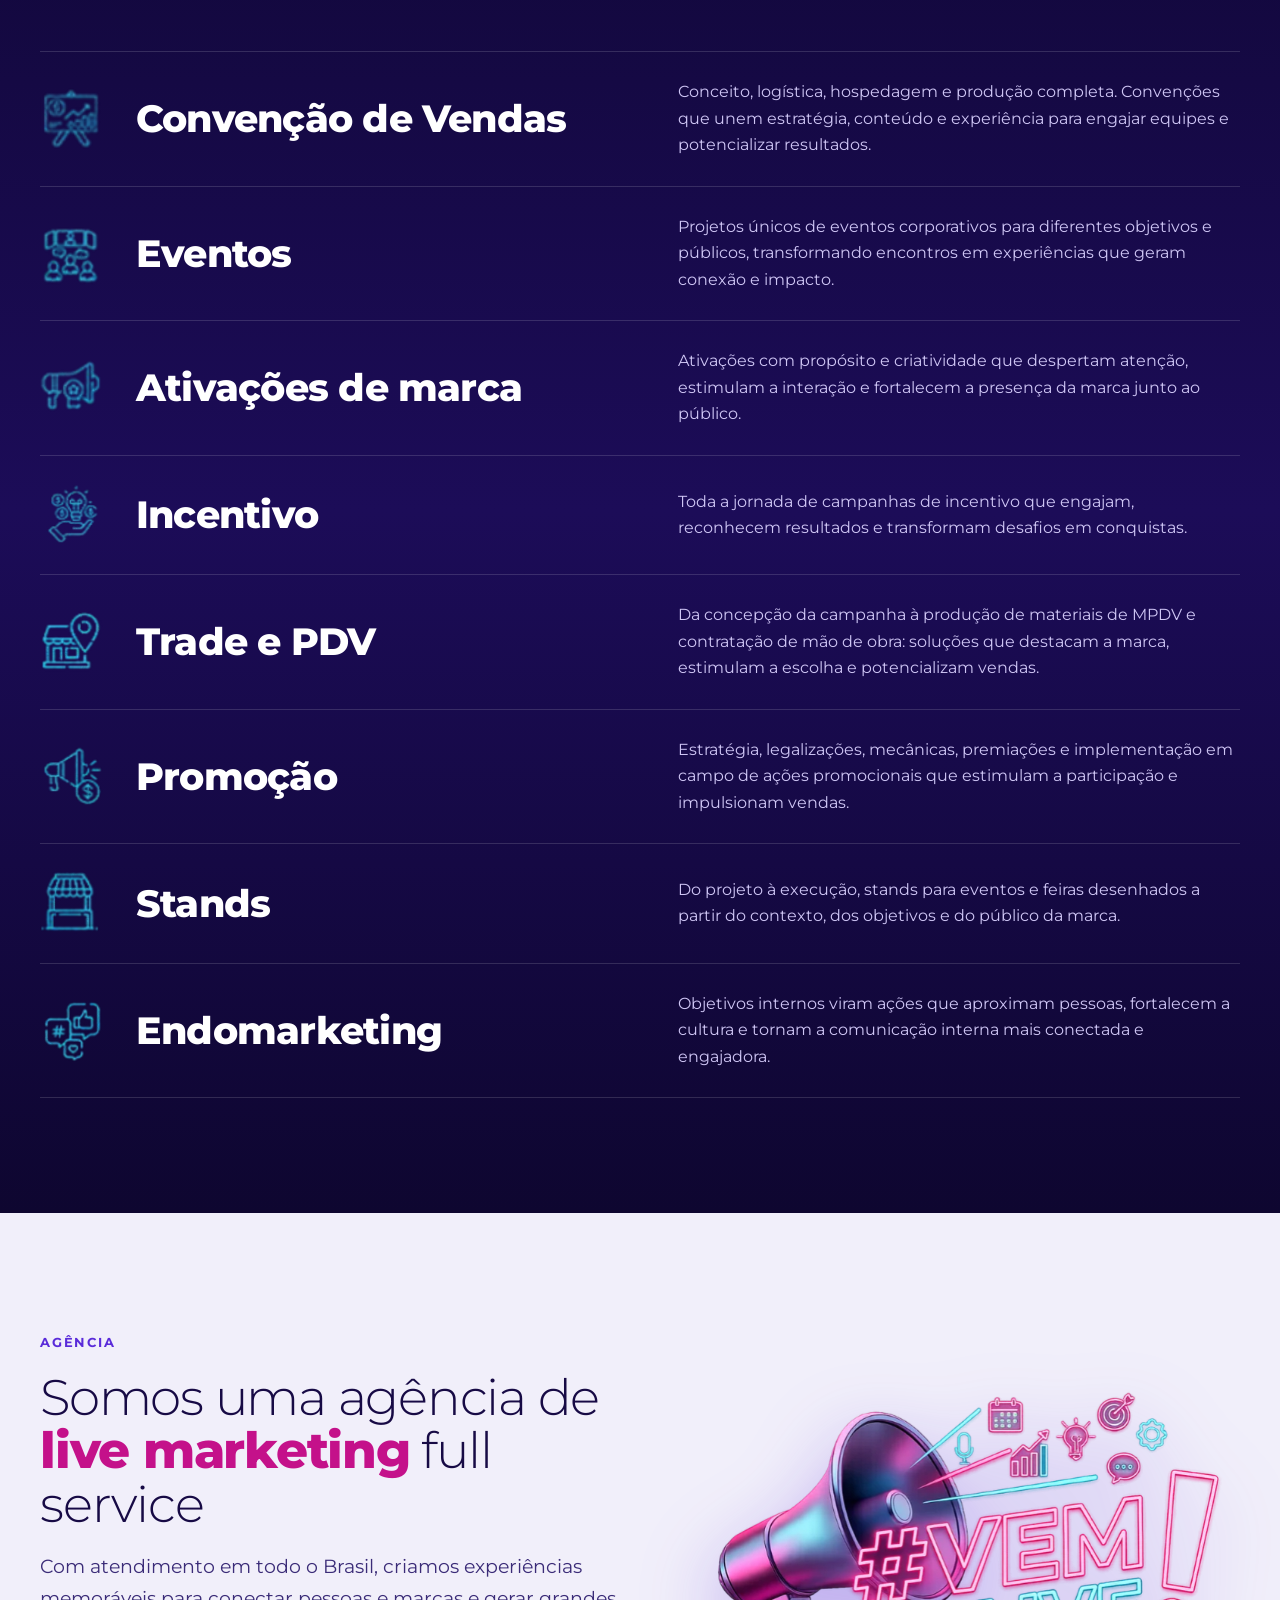
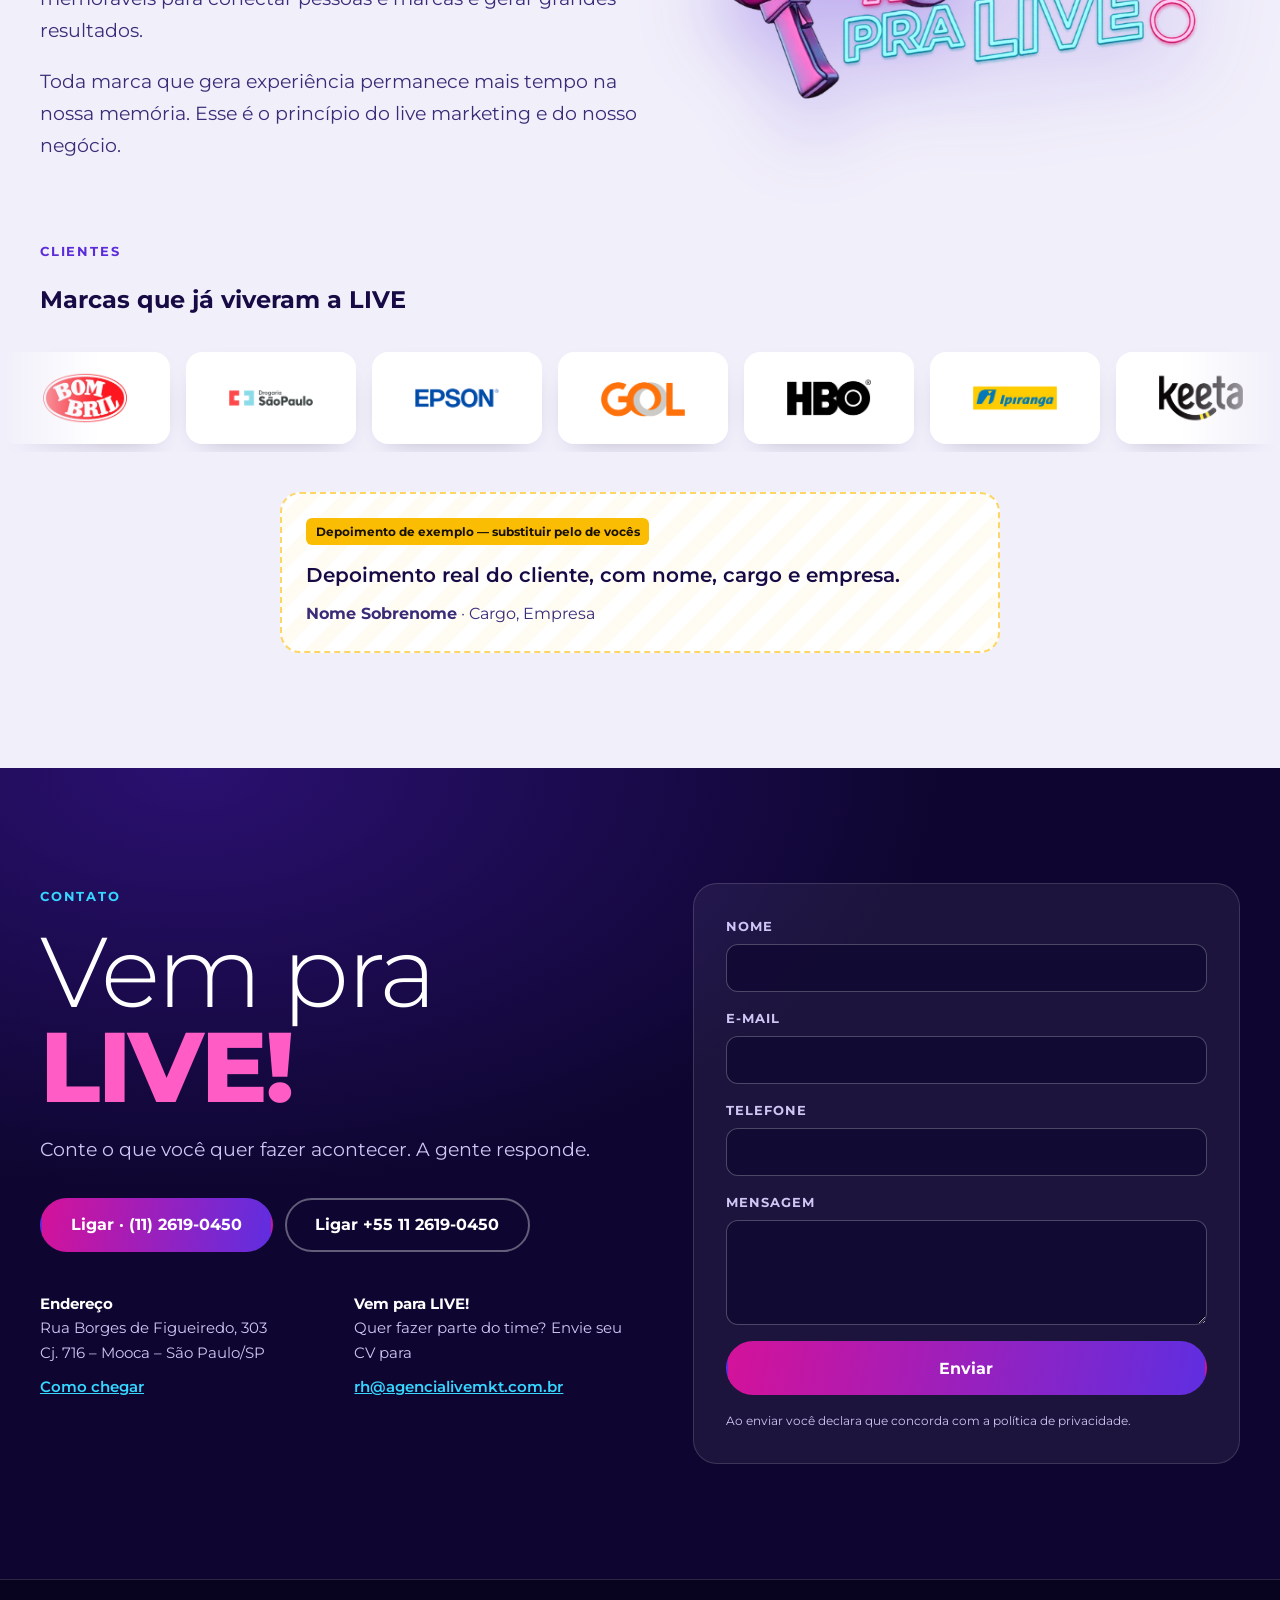
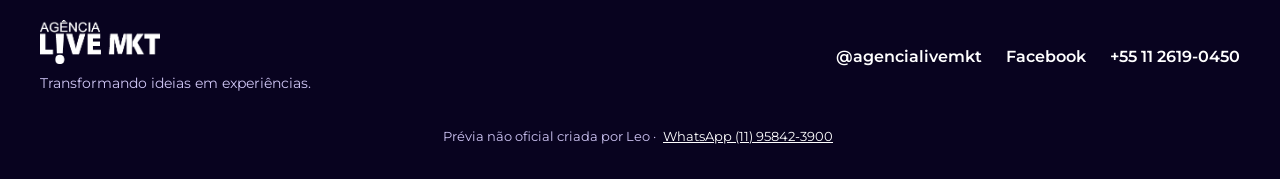
<file: livemkt/index.html>
<!doctype html>
<html lang="pt-BR">
<head>
<meta charset="utf-8">
<meta name="viewport" content="width=device-width, initial-scale=1, viewport-fit=cover">
<title>LIVE MKT — Transformando ideias em experiências (prévia)</title>
<meta name="description" content="Prévia não oficial de uma nova home para a Agência LIVE MKT.">
<meta name="robots" content="noindex, nofollow">
<meta name="theme-color" content="#0e0630">
<link rel="icon" href="assets/logo.webp">
<link rel="preload" href="assets/fonts/montserrat.woff2" as="font" type="font/woff2" crossorigin>
<link rel="stylesheet" href="../_kit/base.css">
<link rel="stylesheet" href="styles.css">
<script>
  // Animações só ficam "armadas" com JS e sem prefers-reduced-motion; se main.js não rodar em 2,5s, o CSS libera tudo.
  (function () {
    var d = document.documentElement;
    if (window.matchMedia && matchMedia('(prefers-reduced-motion: reduce)').matches) return;
    d.classList.add('js');
    window.__af = setTimeout(function () { d.classList.add('anim-fail'); }, 2500);
  })();
</script>
</head>
<body>
<div class="curtain" aria-hidden="true">
  <i class="curtain__l"></i><i class="curtain__r"></i>
  <img class="curtain__logo" src="assets/logo.webp" alt="" width="271" height="98">
</div>
<a class="skip" href="#main">Ir para o conteúdo</a>
<div class="topbar pv-bar" role="note">Prévia não oficial criada por Leo · <a href="https://wa.me/5511958423900" target="_blank" rel="noopener">WhatsApp (11) 95842-3900</a></div>

<header class="hdr">
  <div class="wrap hdr__in">
    <a class="logo" href="#top" aria-label="Agência LIVE MKT — início"><img src="assets/logo.webp" alt="Agência LIVE MKT" width="271" height="98"></a>
    <nav class="hdr__nav" aria-label="Principal">
      <a href="#cases">Cases</a><a href="#servicos">Serviços</a><a href="#agencia">Agência</a><a href="#contato">Contato</a>
    </nav>
    <a class="pill" href="#contato">Fale com a LIVE</a>
  </div>
</header>

<main id="main">
  <section class="hero" id="top">
    <div class="hero__bg" aria-hidden="true">
      <i class="beam beam--a"></i><i class="beam beam--b"></i>
      <i class="blob blob--a"></i><i class="blob blob--b"></i>
      <i class="hero__spot" id="spot"></i>
    </div>
    <div class="wrap hero__in">
      <div class="hero__copy">
        <p class="eyebrow" data-in>Live marketing full service · atendimento em todo o Brasil</p>
        <h1 class="h1" id="h1">Transformando ideias em <span class="hl">experiências.</span></h1>
        <p class="lead" data-in>Criamos experiências memoráveis para conectar pessoas e marcas e gerar grandes resultados.</p>
        <div class="cta" data-in>
          <a class="btn" href="#contato">Fale com a LIVE</a>
          <a class="btn btn--ghost" href="#cases">Ver cases</a>
        </div>
      </div>
      <div class="deck" id="deck">
        <div class="deck__rig" id="rig">
          
          <button class="dcard" type="button" data-open="10" style="left:27%;top:10%;width:46%;--r:-3deg;--z:70px;z-index:5" aria-label="Abrir case: Stand Santa Helena - Apas">
            <img src="assets/cases/c11.webp" alt="Stand Santa Helena - Apas" width="600" height="600" loading="eager" fetchpriority="high" decoding="async">
            <span>Santa Helena</span>
          </button>
          
          <button class="dcard" type="button" data-open="7" style="left:0%;top:30%;width:33%;--r:-9deg;--z:10px;z-index:2" aria-label="Abrir case: Maratona de São Paulo — Keeta">
            <img src="assets/cases/c08.webp" alt="Maratona de São Paulo — Keeta" width="600" height="600" loading="eager" fetchpriority="high" decoding="async">
            <span>Keeta</span>
          </button>
          
          <button class="dcard" type="button" data-open="5" style="left:67%;top:2%;width:33%;--r:7deg;--z:30px;z-index:3" aria-label="Abrir case: Lançamento Aeronave Chico Bento — GOL">
            <img src="assets/cases/c06.webp" alt="Lançamento Aeronave Chico Bento — GOL" width="600" height="600" loading="eager" fetchpriority="high" decoding="async">
            <span>GOL</span>
          </button>
          
          <button class="dcard" type="button" data-open="1" style="left:62%;top:50%;width:37%;--r:5deg;--z:50px;z-index:4" aria-label="Abrir case: Convenção de Vendas — Petz">
            <img src="assets/cases/c02.webp" alt="Convenção de Vendas — Petz" width="600" height="600" loading="eager" fetchpriority="high" decoding="async">
            <span>Petz</span>
          </button>
          
          <button class="dcard" type="button" data-open="6" style="left:3%;top:55%;width:35%;--r:-5deg;--z:40px;z-index:4" aria-label="Abrir case: Lançamento Xiaomi T14">
            <img src="assets/cases/c07.webp" alt="Lançamento Xiaomi T14" width="600" height="600" loading="eager" fetchpriority="high" decoding="async">
            <span>Xiaomi</span>
          </button>
          
        </div>
      </div>
    </div>
  </section>

  <div class="band" aria-label="Serviços">
    <div class="marquee">
      <ul class="marquee__track">
        <li>Convenção de vendas</li><li>Eventos</li><li>Ativações de marca</li><li>Incentivo</li><li>Trade e PDV</li><li>Promoção</li><li>Stands</li><li>Endomarketing</li>
        <li aria-hidden="true">Convenção de vendas</li><li aria-hidden="true">Eventos</li><li aria-hidden="true">Ativações de marca</li><li aria-hidden="true">Incentivo</li><li aria-hidden="true">Trade e PDV</li><li aria-hidden="true">Promoção</li><li aria-hidden="true">Stands</li><li aria-hidden="true">Endomarketing</li>
      </ul>
    </div>
  </div>

  <section class="sec" id="cases">
    <div class="wrap">
      <header class="sec__head" data-reveal>
        <p class="eyebrow">Cases</p>
        <h2 class="h2">O que a LIVE já <span class="hl">fez acontecer</span></h2>
        <p class="lead">Convenções de vendas, lançamentos, ativações, stands e campanhas de incentivo para marcas como Petz, Kellanova, GOL, Keeta e Santa Helena.</p>
      </header>
      <ul class="mural" id="mural">
        
        <li class="tile" data-reveal>
          <button class="tile__btn" type="button" data-tilt data-i="0" data-title="Ativação JK IGUATEMI VIBES | TikTok" data-client="Iguatemi" data-gal="assets/cases/c01-1.webp,assets/cases/c01-2.webp,assets/cases/c01-3.webp" data-yt="LH437lqQIN8" aria-haspopup="dialog">
            <img src="assets/cases/c01.webp" alt="Ativação JK IGUATEMI VIBES | TikTok — Iguatemi" width="600" height="600" loading="lazy" decoding="async">
            <span class="tile__cap"><strong>Iguatemi</strong><em>Ativação JK IGUATEMI VIBES | TikTok</em></span>
          </button>
        </li>
        
        <li class="tile" data-reveal>
          <button class="tile__btn" type="button" data-tilt data-i="1" data-title="Convenção de Vendas" data-client="Petz" data-gal="assets/cases/c02-1.webp,assets/cases/c02-2.webp,assets/cases/c02-3.webp" data-yt="" aria-haspopup="dialog">
            <img src="assets/cases/c02.webp" alt="Convenção de Vendas — Petz" width="600" height="600" loading="lazy" decoding="async">
            <span class="tile__cap"><strong>Petz</strong><em>Convenção de Vendas</em></span>
          </button>
        </li>
        
        <li class="tile" data-reveal>
          <button class="tile__btn" type="button" data-tilt data-i="2" data-title="Convenção de Vendas" data-client="Kellanova" data-gal="assets/cases/c03-1.webp,assets/cases/c03-2.webp,assets/cases/c03-3.webp" data-yt="" aria-haspopup="dialog">
            <img src="assets/cases/c03.webp" alt="Convenção de Vendas — Kellanova" width="600" height="600" loading="lazy" decoding="async">
            <span class="tile__cap"><strong>Kellanova</strong><em>Convenção de Vendas</em></span>
          </button>
        </li>
        
        <li class="tile" data-reveal>
          <button class="tile__btn" type="button" data-tilt data-i="3" data-title="Convenção Especialistas" data-client="Ipiranga" data-gal="assets/cases/c04-1.webp,assets/cases/c04-2.webp,assets/cases/c04-3.webp" data-yt="" aria-haspopup="dialog">
            <img src="assets/cases/c04.webp" alt="Convenção Especialistas — Ipiranga" width="600" height="600" loading="lazy" decoding="async">
            <span class="tile__cap"><strong>Ipiranga</strong><em>Convenção Especialistas</em></span>
          </button>
        </li>
        
        <li class="tile" data-reveal>
          <button class="tile__btn" type="button" data-tilt data-i="4" data-title="Ativação de carnaval" data-client="DPSP" data-gal="assets/cases/c05-1.webp,assets/cases/c05-2.webp,assets/cases/c05-3.webp" data-yt="" aria-haspopup="dialog">
            <img src="assets/cases/c05.webp" alt="Ativação de carnaval — DPSP" width="600" height="600" loading="lazy" decoding="async">
            <span class="tile__cap"><strong>DPSP</strong><em>Ativação de carnaval</em></span>
          </button>
        </li>
        
        <li class="tile" data-reveal>
          <button class="tile__btn" type="button" data-tilt data-i="5" data-title="Lançamento Aeronave Chico Bento" data-client="GOL" data-gal="assets/cases/c06-1.webp,assets/cases/c06-2.webp,assets/cases/c06-3.webp" data-yt="" aria-haspopup="dialog">
            <img src="assets/cases/c06.webp" alt="Lançamento Aeronave Chico Bento — GOL" width="600" height="600" loading="lazy" decoding="async">
            <span class="tile__cap"><strong>GOL</strong><em>Lançamento Aeronave Chico Bento</em></span>
          </button>
        </li>
        
        <li class="tile" data-reveal>
          <button class="tile__btn" type="button" data-tilt data-i="6" data-title="Lançamento Xiaomi T14" data-client="" data-gal="assets/cases/c07-1.webp,assets/cases/c07-2.webp,assets/cases/c07-3.webp" data-yt="" aria-haspopup="dialog">
            <img src="assets/cases/c07.webp" alt="Lançamento Xiaomi T14" width="600" height="600" loading="lazy" decoding="async">
            <span class="tile__cap"><strong>Lançamento Xiaomi T14</strong></span>
          </button>
        </li>
        
        <li class="tile" data-reveal>
          <button class="tile__btn" type="button" data-tilt data-i="7" data-title="Maratona de São Paulo" data-client="Keeta" data-gal="assets/cases/c08-1.webp,assets/cases/c08-2.webp,assets/cases/c08-3.webp" data-yt="" aria-haspopup="dialog">
            <img src="assets/cases/c08.webp" alt="Maratona de São Paulo — Keeta" width="600" height="600" loading="lazy" decoding="async">
            <span class="tile__cap"><strong>Keeta</strong><em>Maratona de São Paulo</em></span>
          </button>
        </li>
        
        <li class="tile" data-reveal>
          <button class="tile__btn" type="button" data-tilt data-i="8" data-title="Stand Redmi Note 14" data-client="Xiaomi" data-gal="assets/cases/c09-1.webp" data-yt="" aria-haspopup="dialog">
            <img src="assets/cases/c09.webp" alt="Stand Redmi Note 14 — Xiaomi" width="600" height="600" loading="lazy" decoding="async">
            <span class="tile__cap"><strong>Xiaomi</strong><em>Stand Redmi Note 14</em></span>
          </button>
        </li>
        
        <li class="tile" data-reveal>
          <button class="tile__btn" type="button" data-tilt data-i="9" data-title="Evento Síndico NET" data-client="Quinto Andar" data-gal="assets/cases/c10-1.webp,assets/cases/c10-2.webp,assets/cases/c10-3.webp" data-yt="" aria-haspopup="dialog">
            <img src="assets/cases/c10.webp" alt="Evento Síndico NET — Quinto Andar" width="600" height="600" loading="lazy" decoding="async">
            <span class="tile__cap"><strong>Quinto Andar</strong><em>Evento Síndico NET</em></span>
          </button>
        </li>
        
        <li class="tile" data-reveal>
          <button class="tile__btn" type="button" data-tilt data-i="10" data-title="Stand Santa Helena - Apas" data-client="" data-gal="assets/cases/c11-1.webp,assets/cases/c11-2.webp,assets/cases/c11-3.webp" data-yt="" aria-haspopup="dialog">
            <img src="assets/cases/c11.webp" alt="Stand Santa Helena - Apas" width="600" height="600" loading="lazy" decoding="async">
            <span class="tile__cap"><strong>Stand Santa Helena - Apas</strong></span>
          </button>
        </li>
        
        <li class="tile" data-reveal>
          <button class="tile__btn" type="button" data-tilt data-i="11" data-title="Ativação NFL" data-client="Under Armour" data-gal="assets/cases/c12-1.webp,assets/cases/c12-2.webp,assets/cases/c12-3.webp" data-yt="" aria-haspopup="dialog">
            <img src="assets/cases/c12.webp" alt="Ativação NFL — Under Armour" width="600" height="600" loading="lazy" decoding="async">
            <span class="tile__cap"><strong>Under Armour</strong><em>Ativação NFL</em></span>
          </button>
        </li>
        
        <li class="tile" data-reveal>
          <button class="tile__btn" type="button" data-tilt data-i="12" data-title="Game de realidade virtual para lançamento de série" data-client="HBO" data-gal="assets/cases/c13-1.webp,assets/cases/c13-2.webp,assets/cases/c13-3.webp" data-yt="" aria-haspopup="dialog">
            <img src="assets/cases/c13.webp" alt="Game de realidade virtual para lançamento de série — HBO" width="600" height="600" loading="lazy" decoding="async">
            <span class="tile__cap"><strong>HBO</strong><em>Game de realidade virtual para lançamento de série</em></span>
          </button>
        </li>
        
        <li class="tile" data-reveal>
          <button class="tile__btn" type="button" data-tilt data-i="13" data-title="Promoção Temporada de Prêmios" data-client="MELITTA" data-gal="assets/cases/c14-1.webp,assets/cases/c14-2.webp,assets/cases/c14-3.webp" data-yt="bIjEYDIVG3o" aria-haspopup="dialog">
            <img src="assets/cases/c14.webp" alt="Promoção Temporada de Prêmios — MELITTA" width="600" height="600" loading="lazy" decoding="async">
            <span class="tile__cap"><strong>MELITTA</strong><em>Promoção Temporada de Prêmios</em></span>
          </button>
        </li>
        
        <li class="tile" data-reveal>
          <button class="tile__btn" type="button" data-tilt data-i="14" data-title="Evento Transforma TALK" data-client="EPSON" data-gal="assets/cases/c15-1.webp,assets/cases/c15-2.webp,assets/cases/c15-3.webp" data-yt="C39g2lAX--M" aria-haspopup="dialog">
            <img src="assets/cases/c15.webp" alt="Evento Transforma TALK — EPSON" width="600" height="600" loading="lazy" decoding="async">
            <span class="tile__cap"><strong>EPSON</strong><em>Evento Transforma TALK</em></span>
          </button>
        </li>
        
        <li class="tile" data-reveal>
          <button class="tile__btn" type="button" data-tilt data-i="15" data-title="Convenção de Vendas" data-client="Linea" data-gal="assets/cases/c16-1.webp,assets/cases/c16-2.webp,assets/cases/c16-3.webp" data-yt="" aria-haspopup="dialog">
            <img src="assets/cases/c16.webp" alt="Convenção de Vendas — Linea" width="600" height="600" loading="lazy" decoding="async">
            <span class="tile__cap"><strong>Linea</strong><em>Convenção de Vendas</em></span>
          </button>
        </li>
        
        <li class="tile" data-reveal>
          <button class="tile__btn" type="button" data-tilt data-i="16" data-title="Convenção de Vendas" data-client="Bridgestone | Firestone | Bandag" data-gal="assets/cases/c17-1.webp,assets/cases/c17-2.webp,assets/cases/c17-3.webp" data-yt="" aria-haspopup="dialog">
            <img src="assets/cases/c17.webp" alt="Convenção de Vendas — Bridgestone | Firestone | Bandag" width="600" height="600" loading="lazy" decoding="async">
            <span class="tile__cap"><strong>Bridgestone | Firestone | Bandag</strong><em>Convenção de Vendas</em></span>
          </button>
        </li>
        
        <li class="tile" data-reveal>
          <button class="tile__btn" type="button" data-tilt data-i="17" data-title="Live Bonafont" data-client="Danone" data-gal="assets/cases/c18-1.webp" data-yt="" aria-haspopup="dialog">
            <img src="assets/cases/c18.webp" alt="Live Bonafont — Danone" width="600" height="600" loading="lazy" decoding="async">
            <span class="tile__cap"><strong>Danone</strong><em>Live Bonafont</em></span>
          </button>
        </li>
        
        <li class="tile" data-reveal>
          <button class="tile__btn" type="button" data-tilt data-i="18" data-title="Evento 40 anos" data-client="Tirolez" data-gal="assets/cases/c19-1.webp,assets/cases/c19-2.webp,assets/cases/c19-3.webp" data-yt="D6h30HOHDNg" aria-haspopup="dialog">
            <img src="assets/cases/c19.webp" alt="Evento 40 anos — Tirolez" width="600" height="600" loading="lazy" decoding="async">
            <span class="tile__cap"><strong>Tirolez</strong><em>Evento 40 anos</em></span>
          </button>
        </li>
        
        <li class="tile" data-reveal>
          <button class="tile__btn" type="button" data-tilt data-i="19" data-title="Ativação de Game Of Thrones" data-client="HBO" data-gal="assets/cases/c20-1.webp,assets/cases/c20-2.webp,assets/cases/c20-3.webp" data-yt="" aria-haspopup="dialog">
            <img src="assets/cases/c20.webp" alt="Ativação de Game Of Thrones — HBO" width="600" height="600" loading="lazy" decoding="async">
            <span class="tile__cap"><strong>HBO</strong><em>Ativação de Game Of Thrones</em></span>
          </button>
        </li>
        
        <li class="tile" data-reveal>
          <button class="tile__btn" type="button" data-tilt data-i="20" data-title="Stand na Comic Con Experience" data-client="Grendene" data-gal="assets/cases/c21-1.webp,assets/cases/c21-2.webp,assets/cases/c21-3.webp" data-yt="" aria-haspopup="dialog">
            <img src="assets/cases/c21.webp" alt="Stand na Comic Con Experience — Grendene" width="600" height="600" loading="lazy" decoding="async">
            <span class="tile__cap"><strong>Grendene</strong><em>Stand na Comic Con Experience</em></span>
          </button>
        </li>
        
        <li class="tile" data-reveal>
          <button class="tile__btn" type="button" data-tilt data-i="21" data-title="Coquetel de 15 anos da GOL na Argentina" data-client="GOL Linhas Aéreas" data-gal="assets/cases/c22-1.webp,assets/cases/c22-2.webp,assets/cases/c22-3.webp" data-yt="" aria-haspopup="dialog">
            <img src="assets/cases/c22.webp" alt="Coquetel de 15 anos da GOL na Argentina — GOL Linhas Aéreas" width="600" height="600" loading="lazy" decoding="async">
            <span class="tile__cap"><strong>GOL Linhas Aéreas</strong><em>Coquetel de 15 anos da GOL na Argentina</em></span>
          </button>
        </li>
        
        <li class="tile" data-reveal>
          <button class="tile__btn" type="button" data-tilt data-i="22" data-title="Ativações de marca" data-client="Sympla" data-gal="assets/cases/c23-1.webp,assets/cases/c23-2.webp,assets/cases/c23-3.webp" data-yt="" aria-haspopup="dialog">
            <img src="assets/cases/c23.webp" alt="Ativações de marca — Sympla" width="600" height="600" loading="lazy" decoding="async">
            <span class="tile__cap"><strong>Sympla</strong><em>Ativações de marca</em></span>
          </button>
        </li>
        
        <li class="tile" data-reveal>
          <button class="tile__btn" type="button" data-tilt data-i="23" data-title="Campanha de Incentivo" data-client="Nestlé | DPA" data-gal="assets/cases/c24-1.webp" data-yt="" aria-haspopup="dialog">
            <img src="assets/cases/c24.webp" alt="Campanha de Incentivo — Nestlé | DPA" width="600" height="600" loading="lazy" decoding="async">
            <span class="tile__cap"><strong>Nestlé | DPA</strong><em>Campanha de Incentivo</em></span>
          </button>
        </li>
        
        <li class="tile" data-reveal>
          <button class="tile__btn" type="button" data-tilt data-i="24" data-title="Campanha de Incentivo Game Of Thrones" data-client="HBO" data-gal="assets/cases/c25-2.webp,assets/cases/c25-3.webp" data-yt="" aria-haspopup="dialog">
            <img src="assets/cases/c25.webp" alt="Campanha de Incentivo Game Of Thrones — HBO" width="600" height="600" loading="lazy" decoding="async">
            <span class="tile__cap"><strong>HBO</strong><em>Campanha de Incentivo Game Of Thrones</em></span>
          </button>
        </li>
        
        <li class="tile" data-reveal>
          <button class="tile__btn" type="button" data-tilt data-i="25" data-title="Campanha de incentivo" data-client="EPSON" data-gal="assets/cases/c26-1.webp" data-yt="" aria-haspopup="dialog">
            <img src="assets/cases/c26.webp" alt="Campanha de incentivo — EPSON" width="600" height="600" loading="lazy" decoding="async">
            <span class="tile__cap"><strong>EPSON</strong><em>Campanha de incentivo</em></span>
          </button>
        </li>
        
      </ul>
      <div class="mural__foot" data-reveal>
        <p class="muted">Toque em um case para ver mais fotos.</p>
        <button class="btn btn--ghost" type="button" id="more" data-more="Ver todos os cases" data-less="Mostrar menos" hidden>Ver todos os cases</button>
      </div>
    </div>
  </section>

  <section class="sec sec--svc" id="servicos">
    <div class="wrap">
      <header class="sec__head" data-reveal>
        <p class="eyebrow">Serviços</p>
        <h2 class="h2">Do conceito à <span class="hl">execução completa</span></h2>
        <p class="lead">Agência full service de live marketing e eventos corporativos, com sede em São Paulo e atendimento em todo o Brasil.</p>
      </header>
      <ul class="rows" id="rows">
        
        <li class="row" data-reveal data-img="assets/cases/c02.webp" data-cap="Petz · Convenção de Vendas" data-cls="">
          <img class="row__icon" src="assets/svc/convencao-de-vendas.webp" alt="" width="64" height="64" loading="lazy">
          <h3 class="row__t">Convenção de Vendas</h3>
          <p class="row__p">Conceito, logística, hospedagem e produção completa. Convenções que unem estratégia, conteúdo e experiência para engajar equipes e potencializar resultados.</p>
        </li>
        
        <li class="row" data-reveal data-img="assets/cases/c10.webp" data-cap="Quinto Andar · Evento Síndico NET" data-cls="">
          <img class="row__icon" src="assets/svc/eventos.webp" alt="" width="64" height="64" loading="lazy">
          <h3 class="row__t">Eventos</h3>
          <p class="row__p">Projetos únicos de eventos corporativos para diferentes objetivos e públicos, transformando encontros em experiências que geram conexão e impacto.</p>
        </li>
        
        <li class="row" data-reveal data-img="assets/cases/c08.webp" data-cap="Keeta · Maratona de São Paulo" data-cls="">
          <img class="row__icon" src="assets/svc/ativacao-de-marca.webp" alt="" width="64" height="64" loading="lazy">
          <h3 class="row__t">Ativações de marca</h3>
          <p class="row__p">Ativações com propósito e criatividade que despertam atenção, estimulam a interação e fortalecem a presença da marca junto ao público.</p>
        </li>
        
        <li class="row" data-reveal data-img="assets/cases/c26.webp" data-cap="EPSON · Campanha de incentivo" data-cls="">
          <img class="row__icon" src="assets/svc/incentivo.webp" alt="" width="64" height="64" loading="lazy">
          <h3 class="row__t">Incentivo</h3>
          <p class="row__p">Toda a jornada de campanhas de incentivo que engajam, reconhecem resultados e transformam desafios em conquistas.</p>
        </li>
        
        <li class="row" data-reveal data-img="assets/cases/c05.webp" data-cap="DPSP · Ativação de carnaval" data-cls="">
          <img class="row__icon" src="assets/svc/pdv.webp" alt="" width="64" height="64" loading="lazy">
          <h3 class="row__t">Trade e PDV</h3>
          <p class="row__p">Da concepção da campanha à produção de materiais de MPDV e contratação de mão de obra: soluções que destacam a marca, estimulam a escolha e potencializam vendas.</p>
        </li>
        
        <li class="row" data-reveal data-img="assets/cases/c14.webp" data-cap="MELITTA · Promoção Temporada de Prêmios" data-cls="">
          <img class="row__icon" src="assets/svc/promocao.webp" alt="" width="64" height="64" loading="lazy">
          <h3 class="row__t">Promoção</h3>
          <p class="row__p">Estratégia, legalizações, mecânicas, premiações e implementação em campo de ações promocionais que estimulam a participação e impulsionam vendas.</p>
        </li>
        
        <li class="row" data-reveal data-img="assets/cases/c11.webp" data-cap="Stand Santa Helena - Apas" data-cls="">
          <img class="row__icon" src="assets/svc/stands.webp" alt="" width="64" height="64" loading="lazy">
          <h3 class="row__t">Stands</h3>
          <p class="row__p">Do projeto à execução, stands para eventos e feiras desenhados a partir do contexto, dos objetivos e do público da marca.</p>
        </li>
        
        <li class="row" data-reveal data-img="assets/vem-pra-live.webp" data-cap="" data-cls="is-mark">
          <img class="row__icon" src="assets/svc/endomarketing.webp" alt="" width="64" height="64" loading="lazy">
          <h3 class="row__t">Endomarketing</h3>
          <p class="row__p">Objetivos internos viram ações que aproximam pessoas, fortalecem a cultura e tornam a comunicação interna mais conectada e engajadora.</p>
        </li>
        
      </ul>
    </div>
    <figure class="peek" id="peek" aria-hidden="true"><img alt=""><figcaption></figcaption></figure>
  </section>

  <section class="sec sec--light" id="agencia">
    <div class="wrap about">
      <div class="about__txt" data-reveal>
        <p class="eyebrow">Agência</p>
        <h2 class="h2">Somos uma agência de <span class="hl">live marketing</span> full service</h2>
        <p class="lead">Com atendimento em todo o Brasil, criamos experiências memoráveis para conectar pessoas e marcas e gerar grandes resultados.</p>
        <p class="lead">Toda marca que gera experiência permanece mais tempo na nossa memória. Esse é o princípio do live marketing e do nosso negócio.</p>
      </div>
      <div class="about__img" id="mega" data-reveal>
        <img src="assets/vem-pra-live.webp" alt="#VemPraLive — megafone em neon" width="700" height="439" loading="lazy">
      </div>
    </div>
    <div class="wrap clients">
      <header data-reveal>
        <p class="eyebrow">Clientes</p>
        <h3 class="h3">Marcas que já viveram a LIVE</h3>
      </header>
    </div>
    <div class="marquee marquee--logos" aria-label="Clientes">
      <ul class="marquee__track">
        <li><img src="assets/logos/bombril.webp" alt="Bombril" loading="lazy" height="60"></li><li><img src="assets/logos/dpsp.webp" alt="Drogaria São Paulo" loading="lazy" height="60"></li><li><img src="assets/logos/epson.webp" alt="Epson" loading="lazy" height="60"></li><li><img src="assets/logos/gol.webp" alt="GOL" loading="lazy" height="60"></li><li><img src="assets/logos/hbo-preto.webp" alt="HBO" loading="lazy" height="60"></li><li><img src="assets/logos/ipiranga.webp" alt="Ipiranga" loading="lazy" height="60"></li><li><img src="assets/logos/keeta.webp" alt="Keeta" loading="lazy" height="60"></li><li><img src="assets/logos/logo-xiaomi.webp" alt="Xiaomi" loading="lazy" height="60"></li><li><img src="assets/logos/mars-kellanova.webp" alt="Mars Kellanova" loading="lazy" height="60"></li><li><img src="assets/logos/mellita.webp" alt="Melitta" loading="lazy" height="60"></li><li><img src="assets/logos/petz.webp" alt="Petz" loading="lazy" height="60"></li><li><img src="assets/logos/quintoandar.webp" alt="QuintoAndar" loading="lazy" height="60"></li><li><img src="assets/logos/santa-helena.webp" alt="Santa Helena" loading="lazy" height="60"></li><li><img src="assets/logos/shoppee.webp" alt="Shopee" loading="lazy" height="60"></li><li><img src="assets/logos/sodexo.webp" alt="Sodexo" loading="lazy" height="60"></li><li><img src="assets/logos/supley.webp" alt="Supley" loading="lazy" height="60"></li><li><img src="assets/logos/tirolez.webp" alt="Tirolez" loading="lazy" height="60"></li><li><img src="assets/logos/ultragaz.webp" alt="Ultragaz" loading="lazy" height="60"></li><li><img src="assets/logos/vulcabras.webp" alt="Vulcabras" loading="lazy" height="60"></li><li><img src="assets/logos/wella.webp" alt="Wella" loading="lazy" height="60"></li>
        <li aria-hidden="true"><img src="assets/logos/bombril.webp" alt="" loading="lazy" height="60"></li><li aria-hidden="true"><img src="assets/logos/dpsp.webp" alt="" loading="lazy" height="60"></li><li aria-hidden="true"><img src="assets/logos/epson.webp" alt="" loading="lazy" height="60"></li><li aria-hidden="true"><img src="assets/logos/gol.webp" alt="" loading="lazy" height="60"></li><li aria-hidden="true"><img src="assets/logos/hbo-preto.webp" alt="" loading="lazy" height="60"></li><li aria-hidden="true"><img src="assets/logos/ipiranga.webp" alt="" loading="lazy" height="60"></li><li aria-hidden="true"><img src="assets/logos/keeta.webp" alt="" loading="lazy" height="60"></li><li aria-hidden="true"><img src="assets/logos/logo-xiaomi.webp" alt="" loading="lazy" height="60"></li><li aria-hidden="true"><img src="assets/logos/mars-kellanova.webp" alt="" loading="lazy" height="60"></li><li aria-hidden="true"><img src="assets/logos/mellita.webp" alt="" loading="lazy" height="60"></li><li aria-hidden="true"><img src="assets/logos/petz.webp" alt="" loading="lazy" height="60"></li><li aria-hidden="true"><img src="assets/logos/quintoandar.webp" alt="" loading="lazy" height="60"></li><li aria-hidden="true"><img src="assets/logos/santa-helena.webp" alt="" loading="lazy" height="60"></li><li aria-hidden="true"><img src="assets/logos/shoppee.webp" alt="" loading="lazy" height="60"></li><li aria-hidden="true"><img src="assets/logos/sodexo.webp" alt="" loading="lazy" height="60"></li><li aria-hidden="true"><img src="assets/logos/supley.webp" alt="" loading="lazy" height="60"></li><li aria-hidden="true"><img src="assets/logos/tirolez.webp" alt="" loading="lazy" height="60"></li><li aria-hidden="true"><img src="assets/logos/ultragaz.webp" alt="" loading="lazy" height="60"></li><li aria-hidden="true"><img src="assets/logos/vulcabras.webp" alt="" loading="lazy" height="60"></li><li aria-hidden="true"><img src="assets/logos/wella.webp" alt="" loading="lazy" height="60"></li>
      </ul>
    </div>
    <div class="wrap">
      <figure class="quote is-placeholder" data-reveal>
        <span class="ph">Depoimento de exemplo — substituir pelo de vocês</span>
        <blockquote>Depoimento real do cliente, com nome, cargo e empresa.</blockquote>
        <figcaption><strong>Nome Sobrenome</strong> · Cargo, Empresa</figcaption>
      </figure>
    </div>
  </section>

  <section class="sec final" id="contato">
    <div class="wrap final__in">
      <div class="final__txt" data-reveal>
        <p class="eyebrow">Contato</p>
        <h2 class="h2 h2--xl">Vem pra <span class="hl">LIVE!</span></h2>
        <p class="lead">Conte o que você quer fazer acontecer. A gente responde.</p>
        <div class="cta">
          <a class="btn" href="tel:+551126190450" target="_blank" rel="noopener">Ligar · (11) 2619-0450</a>
          <a class="btn btn--ghost" href="tel:+551126190450">Ligar +55 11 2619-0450</a>
        </div>
        <address class="addr">
          <p><strong>Endereço</strong><br>Rua Borges de Figueiredo, 303<br>Cj. 716 – Mooca – São Paulo/SP<br><a href="https://www.google.com/maps/search/?api=1&amp;query=Rua+Borges+de+Figueiredo+303+Mooca+S%C3%A3o+Paulo" target="_blank" rel="noopener">Como chegar</a></p>
          <p><strong>Vem para LIVE!</strong><br>Quer fazer parte do time? Envie seu CV para<br><a href="mailto:rh@agencialivemkt.com.br">rh@agencialivemkt.com.br</a></p>
        </address>
      </div>
      <form class="form" id="form" data-reveal novalidate>
        <label>Nome<input name="nome" autocomplete="name" required></label>
        <label>E-mail<input name="email" type="email" autocomplete="email" required></label>
        <label>Telefone<input name="tel" type="tel" autocomplete="tel"></label>
        <label>Mensagem<textarea name="msg" rows="4"></textarea></label>
        <button class="btn" type="submit">Enviar</button>
        <p class="form__priv">Ao enviar você declara que concorda com a política de privacidade.</p>
        <p class="form__msg" id="formMsg" role="status" hidden>Isto é uma prévia: nada foi enviado. Na versão final, este formulário chega até o time da LIVE MKT.</p>
      </form>
    </div>
  </section>
</main>

<footer class="ftr">
  <div class="wrap ftr__in">
    <div><img src="assets/logo.webp" alt="Agência LIVE MKT" width="271" height="98" loading="lazy"><p>Transformando ideias em experiências.</p></div>
    <ul>
      <li><a href="https://www.instagram.com/agencialivemkt" target="_blank" rel="noopener">@agencialivemkt</a></li>
      <li><a href="https://www.facebook.com/agencialivemkt" target="_blank" rel="noopener">Facebook</a></li>
      <li><a href="tel:+551126190450">+55 11 2619-0450</a></li>
    </ul>
  </div>
  <p class="wrap disclaimer pv-foot">Prévia não oficial criada por Leo · <a href="https://wa.me/5511958423900" target="_blank" rel="noopener">WhatsApp (11) 95842-3900</a></p>
</footer>

<dialog class="dlg" id="dlg" aria-labelledby="dlgT">
  <button class="dlg__x" type="button" id="dlgX" aria-label="Fechar">&times;</button>
  <div class="dlg__main"><img id="dlgImg" alt="" width="1000" height="667"></div>
  <ul class="dlg__thumbs" id="dlgThumbs"></ul>
  <div class="dlg__info">
    <p class="dlg__client" id="dlgC"></p>
    <h3 id="dlgT"></h3>
    <a class="btn btn--sm" id="dlgYt" target="_blank" rel="noopener" hidden>Assistir ao vídeo no YouTube</a>
  </div>
</dialog>

<script src="../_vendor/gsap.min.js" defer></script>
<script src="../_kit/kit.js" defer></script>
<script src="main.js" defer></script>
</body>
</html>
</file>
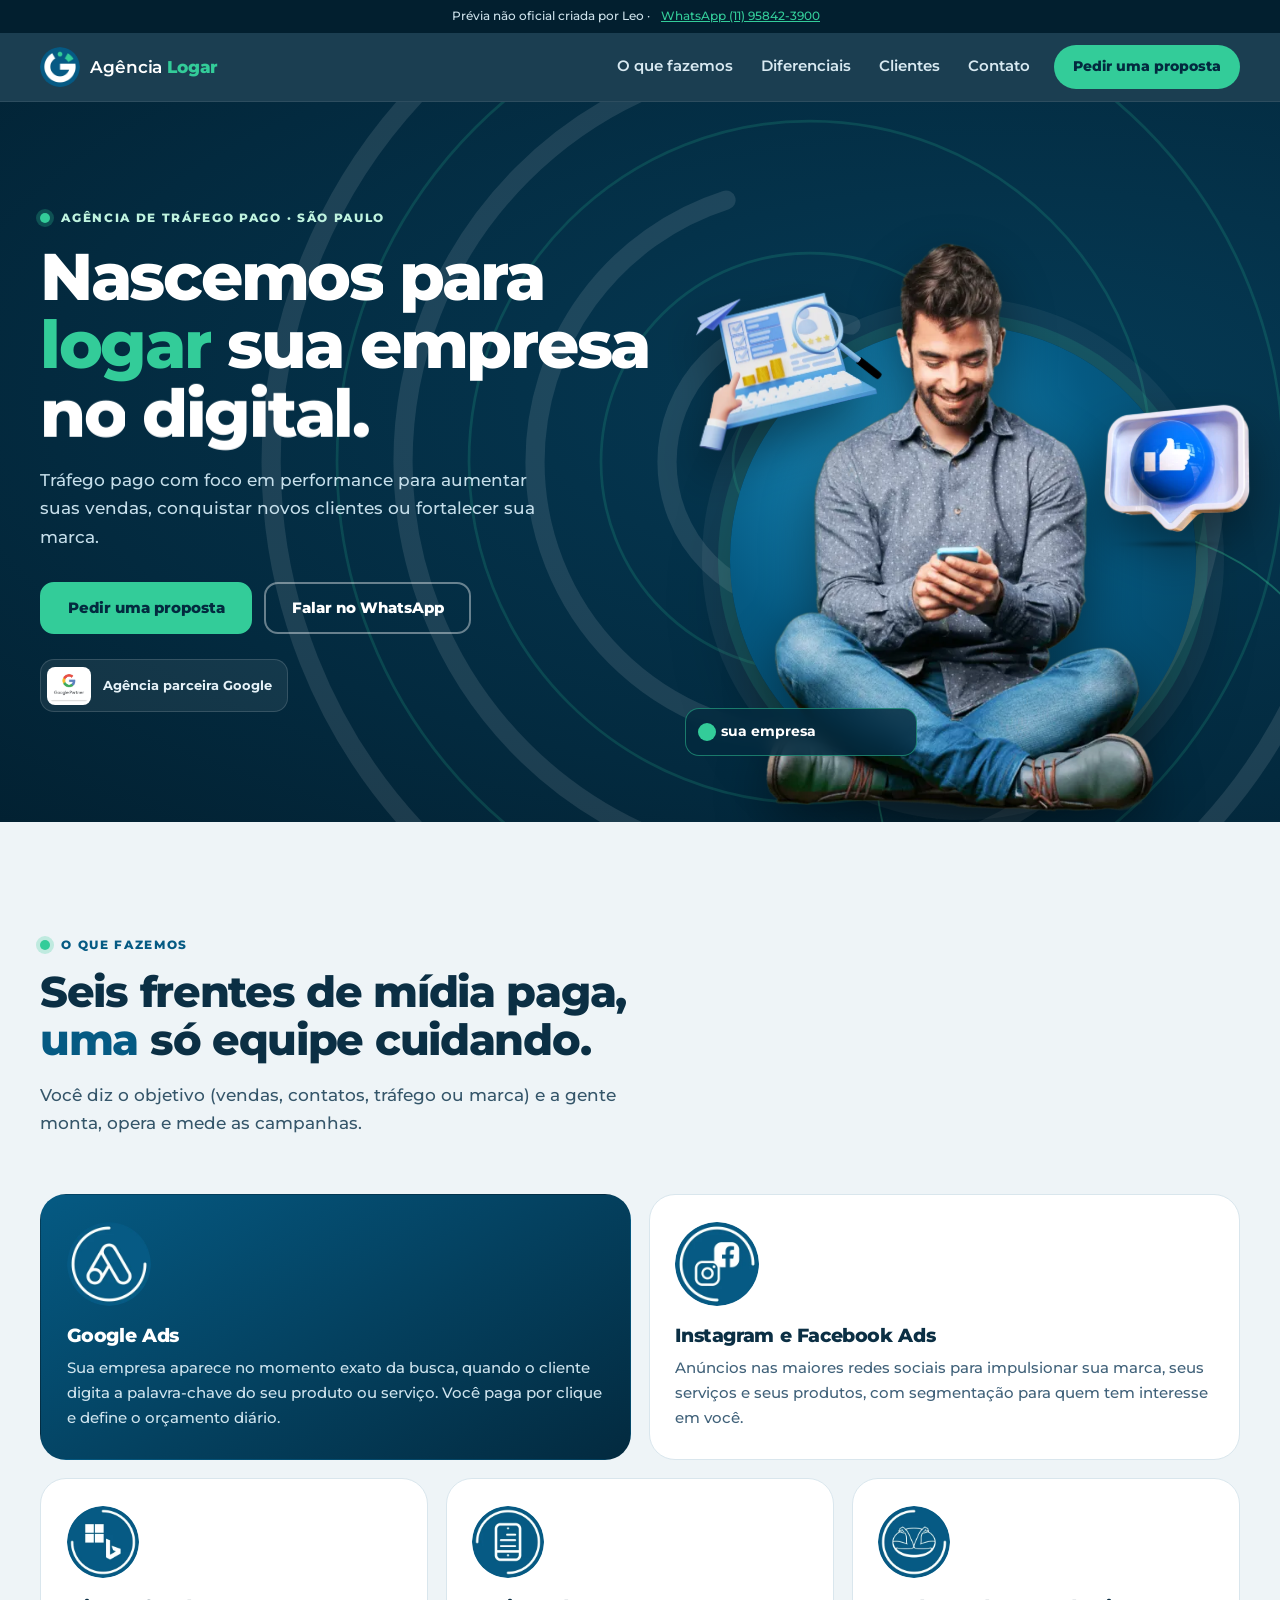
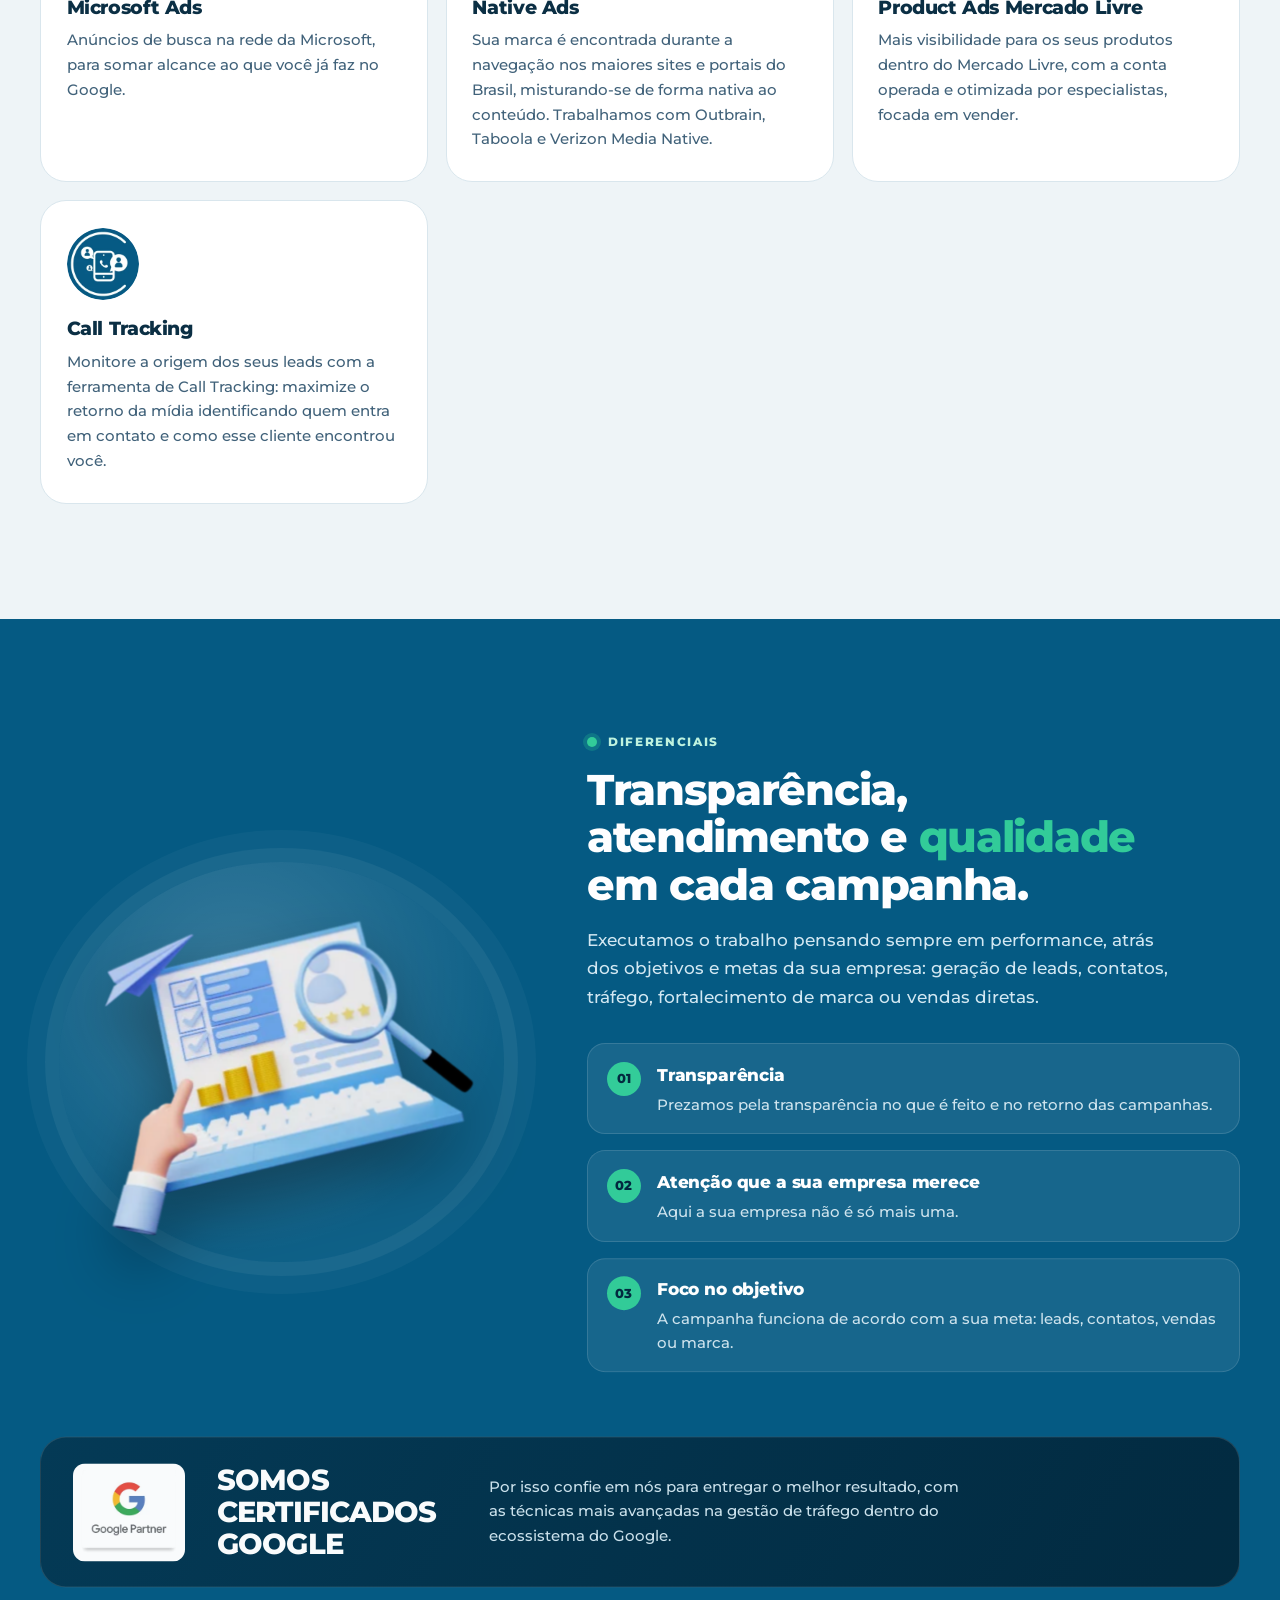
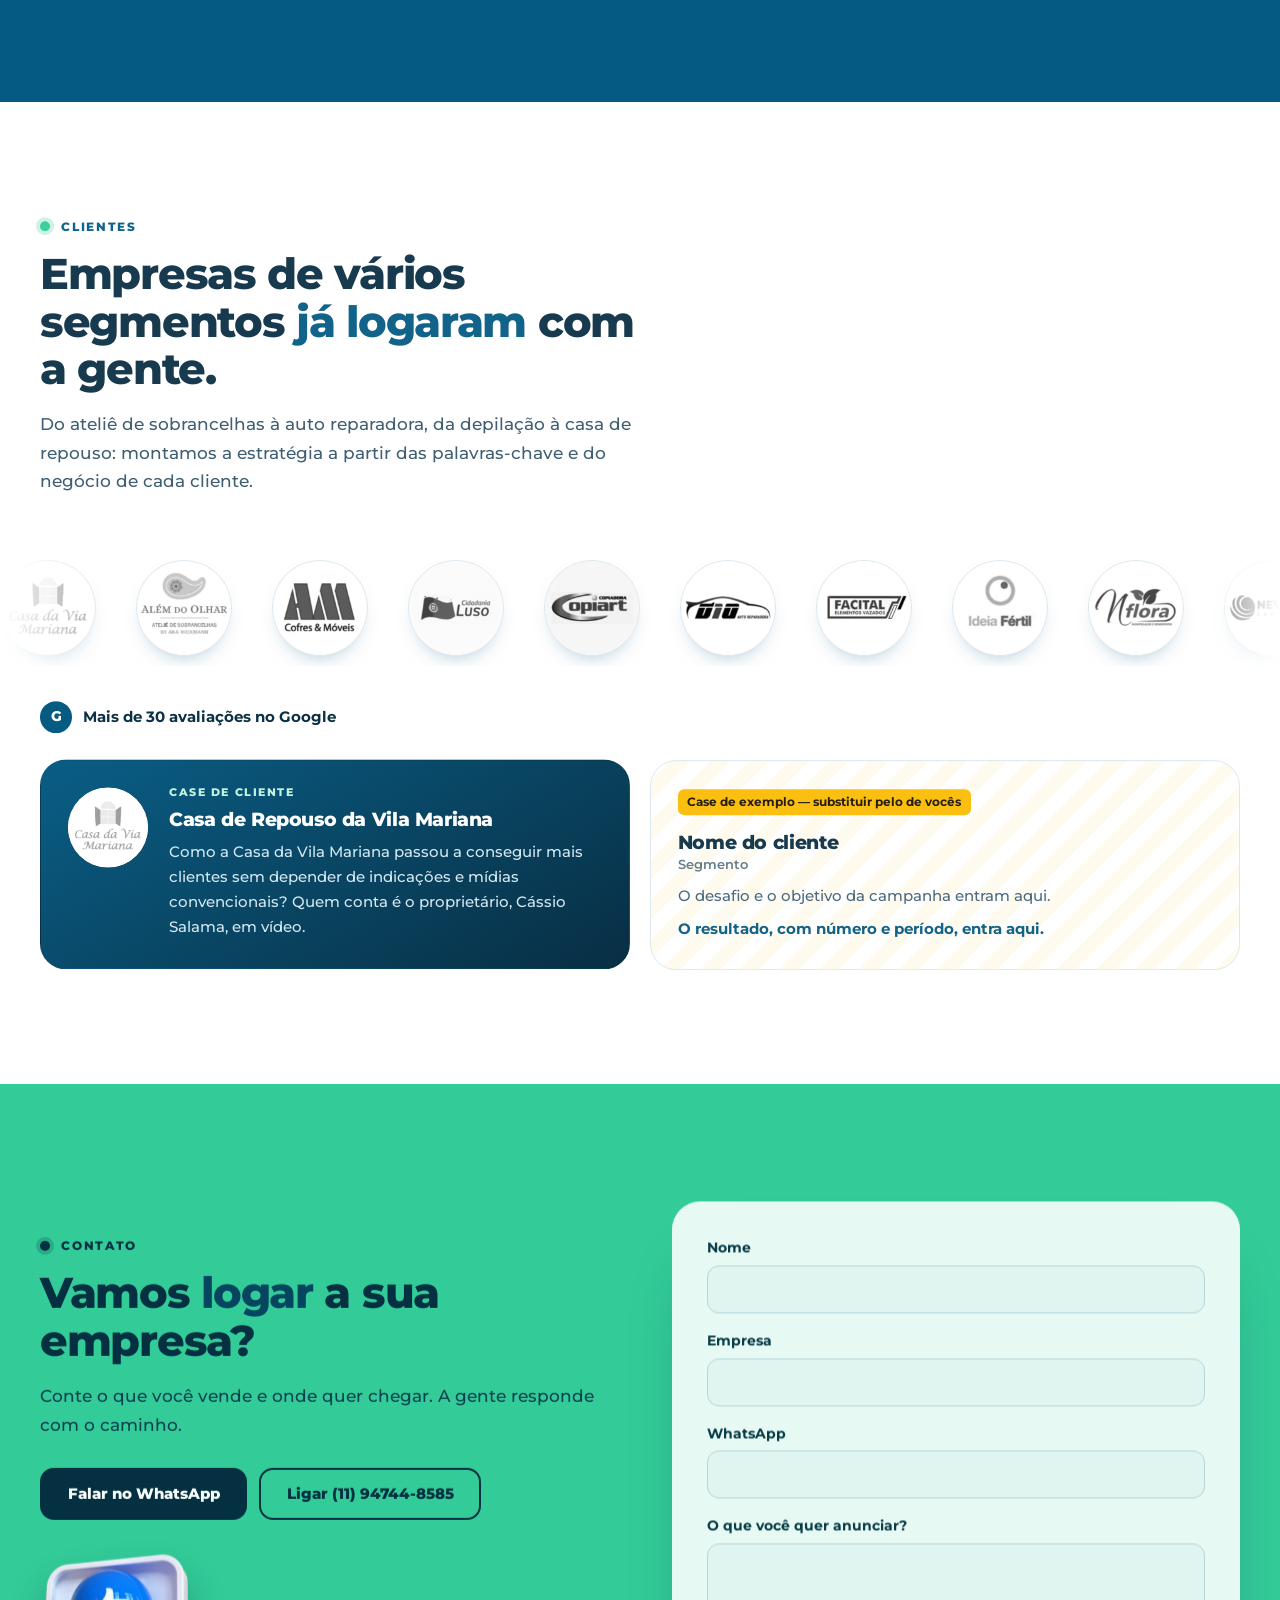
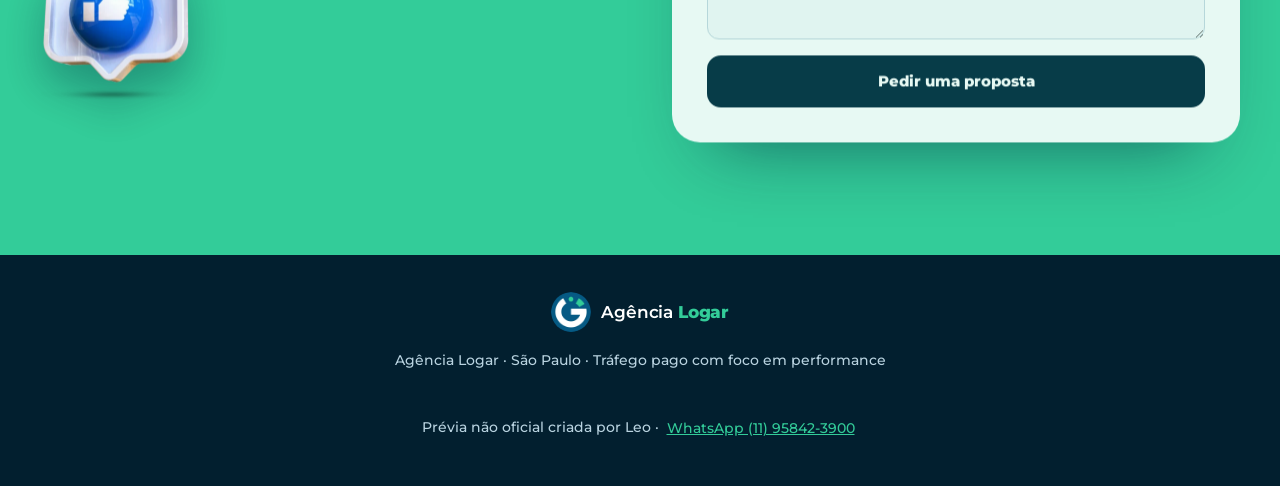
<file: logar/index.html>
<!doctype html>
<html lang="pt-BR">
<head>
<meta charset="utf-8">
<meta name="viewport" content="width=device-width, initial-scale=1, viewport-fit=cover">
<title>Agência Logar | Tráfego pago com foco em performance (prévia)</title>
<meta name="description" content="Prévia não oficial de uma nova home para a Agência Logar.">
<meta name="robots" content="noindex, nofollow">
<meta name="theme-color" content="#032a3f">
<link rel="icon" href="assets/mark.webp">
<link rel="preload" href="assets/fonts/montserrat.woff2" as="font" type="font/woff2" crossorigin>
<link rel="stylesheet" href="../_kit/base.css">
<link rel="stylesheet" href="styles.css">
<script>
  // Animações só ficam "armadas" com JS e sem prefers-reduced-motion; se main.js não rodar em 2,5s, o CSS libera tudo.
  (function () {
    var d = document.documentElement;
    if (window.matchMedia && matchMedia('(prefers-reduced-motion: reduce)').matches) return;
    d.classList.add('js');
    window.__af = setTimeout(function () { d.classList.add('anim-fail'); }, 2500);
  })();
</script>
</head>
<body>
<a class="skip" href="#main">Ir para o conteúdo</a>
<div class="topbar pv-bar" role="note">Prévia não oficial criada por Leo · <a href="https://wa.me/5511958423900" target="_blank" rel="noopener">WhatsApp (11) 95842-3900</a></div>

<header class="hdr">
  <div class="wrap hdr__in">
    <a class="brand" href="#top" aria-label="Agência Logar: início">
      <img src="assets/mark.webp" alt="" width="40" height="40"><span class="brand__t">Agência <b>Logar</b></span>
    </a>
    <nav class="hdr__nav" aria-label="Principal">
      <a href="#servicos">O que fazemos</a><a href="#diferenciais">Diferenciais</a><a href="#clientes">Clientes</a><a href="#contato">Contato</a>
    </nav>
    <a class="pill" href="#contato">Pedir uma proposta</a>
  </div>
</header>

<main id="main">
  <section class="hero" id="top">
    <div class="hero__bg" aria-hidden="true">
      <svg class="rings" id="rings" viewBox="0 0 800 800" focusable="false">
        <g class="rings__g" fill="none" stroke-linecap="round">
          <circle cx="400" cy="400" r="56" />
          <circle cx="400" cy="400" r="104" stroke-dasharray="520 134" />
          <circle cx="400" cy="400" r="152" />
          <circle cx="400" cy="400" r="200" stroke-dasharray="880 376" />
          <circle cx="400" cy="400" r="248" />
          <circle cx="400" cy="400" r="296" stroke-dasharray="1500 360" />
          <circle cx="400" cy="400" r="344" />
          <circle cx="400" cy="400" r="392" stroke-dasharray="2000 460" />
        </g>
        <circle class="rings__pulse" id="pulse" cx="400" cy="400" r="392" fill="none" />
      </svg>
    </div>
    <div class="wrap hero__in">
      <div class="hero__copy">
        <p class="eyebrow" data-in>Agência de tráfego pago · São Paulo</p>
        <h1 class="h1" id="h1">Nascemos para <span class="hl">logar</span> sua empresa no digital.</h1>
        <p class="lead" data-in>Tráfego pago com foco em performance para aumentar suas vendas, conquistar novos clientes ou fortalecer sua marca.</p>
        <div class="cta" data-in>
          <a class="btn" href="#contato">Pedir uma proposta</a>
          <a class="btn btn--ghost" href="https://wa.me/5511947448585" target="_blank" rel="noopener">Falar no WhatsApp</a>
        </div>
        <a class="gbadge" href="https://www.google.com/partners/agency?id=2043023478" target="_blank" rel="noopener" data-in>
          <img src="assets/gpartner.webp" alt="" width="250" height="214"><span>Agência parceira Google</span>
        </a>
      </div>

      <div class="stage" id="stage">
        <div class="stage__disc" aria-hidden="true"></div>
        <span class="dp dp--man" data-depth="10"><img class="man" src="assets/man.webp" alt="Pessoa sorrindo olhando o celular" width="480" height="691" fetchpriority="high"></span>
        <span class="dp dp--lap" data-depth="26"><img class="lap" src="assets/laptop.webp" alt="" width="480" height="402"></span>
        <span class="dp dp--like" data-depth="38"><img class="like" src="assets/like.webp" alt="" width="297" height="300"></span>
        <p class="login" id="login"><span class="login__dot" aria-hidden="true"></span><span class="login__who" id="who">sua empresa</span><span class="login__st" id="st">logada</span></p>
      </div>
    </div>
  </section>

  <section class="sec sec--fog" id="servicos">
    <div class="wrap">
      <header class="sec__head" data-reveal>
        <p class="eyebrow">O que fazemos</p>
        <h2 class="h2">Seis frentes de mídia paga, <span class="hl">uma</span> só equipe cuidando.</h2>
        <p class="lead">Você diz o objetivo (vendas, contatos, tráfego ou marca) e a gente monta, opera e mede as campanhas.</p>
      </header>
      <ul class="grid">
        
        <li class="card card--1" data-reveal data-tilt>
          <img class="card__ic" src="assets/ic-google.webp" alt="" width="200" height="200" loading="lazy">
          <h3 class="card__t">Google Ads</h3>
          <p class="card__p">Sua empresa aparece no momento exato da busca, quando o cliente digita a palavra-chave do seu produto ou serviço. Você paga por clique e define o orçamento diário.</p>
        </li>
        
        <li class="card card--2" data-reveal data-tilt>
          <img class="card__ic" src="assets/ic-meta.webp" alt="" width="200" height="200" loading="lazy">
          <h3 class="card__t">Instagram e Facebook Ads</h3>
          <p class="card__p">Anúncios nas maiores redes sociais para impulsionar sua marca, seus serviços e seus produtos, com segmentação para quem tem interesse em você.</p>
        </li>
        
        <li class="card card--3" data-reveal data-tilt>
          <img class="card__ic" src="assets/ic-microsoft.webp" alt="" width="200" height="200" loading="lazy">
          <h3 class="card__t">Microsoft Ads</h3>
          <p class="card__p">Anúncios de busca na rede da Microsoft, para somar alcance ao que você já faz no Google.</p>
        </li>
        
        <li class="card card--4" data-reveal data-tilt>
          <img class="card__ic" src="assets/ic-native.webp" alt="" width="200" height="200" loading="lazy">
          <h3 class="card__t">Native Ads</h3>
          <p class="card__p">Sua marca é encontrada durante a navegação nos maiores sites e portais do Brasil, misturando-se de forma nativa ao conteúdo. Trabalhamos com Outbrain, Taboola e Verizon Media Native.</p>
        </li>
        
        <li class="card card--5" data-reveal data-tilt>
          <img class="card__ic" src="assets/ic-ml.webp" alt="" width="200" height="200" loading="lazy">
          <h3 class="card__t">Product Ads Mercado Livre</h3>
          <p class="card__p">Mais visibilidade para os seus produtos dentro do Mercado Livre, com a conta operada e otimizada por especialistas, focada em vender.</p>
        </li>
        
        <li class="card card--6" data-reveal data-tilt>
          <img class="card__ic" src="assets/ic-call.webp" alt="" width="200" height="200" loading="lazy">
          <h3 class="card__t">Call Tracking</h3>
          <p class="card__p">Monitore a origem dos seus leads com a ferramenta de Call Tracking: maximize o retorno da mídia identificando quem entra em contato e como esse cliente encontrou você.</p>
        </li>
        
      </ul>
    </div>
  </section>

  <section class="sec sec--blue" id="diferenciais">
    <div class="wrap why">
      <div class="why__art" data-reveal>
        <span class="dp dp--wl" data-depth="22"><img class="why__lap" src="assets/laptop.webp" alt="" width="480" height="402" loading="lazy"></span>
      </div>
      <div class="why__copy">
        <header data-reveal>
          <p class="eyebrow eyebrow--m">Diferenciais</p>
          <h2 class="h2">Transparência, atendimento e <span class="hl">qualidade</span> em cada campanha.</h2>
          <p class="lead">Executamos o trabalho pensando sempre em performance, atrás dos objetivos e metas da sua empresa: geração de leads, contatos, tráfego, fortalecimento de marca ou vendas diretas.</p>
        </header>
        <ul class="pts">
          
          <li data-reveal><span class="pts__n">01</span><div><h3>Transparência</h3><p>Prezamos pela transparência no que é feito e no retorno das campanhas.</p></div></li>
          
          <li data-reveal><span class="pts__n">02</span><div><h3>Atenção que a sua empresa merece</h3><p>Aqui a sua empresa não é só mais uma.</p></div></li>
          
          <li data-reveal><span class="pts__n">03</span><div><h3>Foco no objetivo</h3><p>A campanha funciona de acordo com a sua meta: leads, contatos, vendas ou marca.</p></div></li>
          
        </ul>
      </div>
    </div>
    <div class="wrap">
      <div class="cert" data-reveal>
        <img src="assets/gpartner.webp" alt="Selo Google Partner" width="250" height="214" loading="lazy">
        <h3>Somos certificados Google</h3>
        <p>Por isso confie em nós para entregar o melhor resultado, com as técnicas mais avançadas na gestão de tráfego dentro do ecossistema do Google.</p>
      </div>
    </div>
  </section>

  <section class="sec" id="clientes">
    <div class="wrap">
      <header class="sec__head" data-reveal>
        <p class="eyebrow">Clientes</p>
        <h2 class="h2">Empresas de vários segmentos <span class="hl">já logaram</span> com a gente.</h2>
        <p class="lead">Do ateliê de sobrancelhas à auto reparadora, da depilação à casa de repouso: montamos a estratégia a partir das palavras-chave e do negócio de cada cliente.</p>
      </header>
    </div>
    <div class="marquee" aria-label="Clientes">
      <ul class="marquee__track">
        <li><img src="assets/casa-vila-mariana.webp" alt="Casa da Vila Mariana" loading="lazy" width="96" height="96"></li><li><img src="assets/alem-do-olhar.webp" alt="Além do Olhar" loading="lazy" width="96" height="96"></li><li><img src="assets/am-cofres.webp" alt="AM Cofres e Móveis" loading="lazy" width="96" height="96"></li><li><img src="assets/cidadania-luso.webp" alt="Cidadania Luso" loading="lazy" width="96" height="96"></li><li><img src="assets/Copiart.webp" alt="Copiart" loading="lazy" width="96" height="96"></li><li><img src="assets/D10.webp" alt="D10 Auto Reparadora" loading="lazy" width="96" height="96"></li><li><img src="assets/Facital.webp" alt="Facital" loading="lazy" width="96" height="96"></li><li><img src="assets/ideia-fertil.webp" alt="Ideia Fértil" loading="lazy" width="96" height="96"></li><li><img src="assets/n-flora.webp" alt="N Flora" loading="lazy" width="96" height="96"></li><li><img src="assets/new-age.webp" alt="New Age Comercial" loading="lazy" width="96" height="96"></li><li><img src="assets/open-laser.webp" alt="Open Laser Depilação" loading="lazy" width="96" height="96"></li><li><img src="assets/Polo-Norte.webp" alt="Polo Norte Refrigeração" loading="lazy" width="96" height="96"></li><li><img src="assets/PS-do-Vidro.webp" alt="PS do Vidro" loading="lazy" width="96" height="96"></li><li><img src="assets/Recebeu-Pagou-Moveis-de-Aco.webp" alt="Recebeu Pagou Móveis de Aço" loading="lazy" width="96" height="96"></li><li><img src="assets/Salgador-Vip.webp" alt="Salgados Vip" loading="lazy" width="96" height="96"></li><li><img src="assets/Siluets-Estetica.webp" alt="Siluets Estética" loading="lazy" width="96" height="96"></li><li><img src="assets/Smart-Vision.webp" alt="Smart Vision IT" loading="lazy" width="96" height="96"></li><li><img src="assets/Sofinatti-Estofados.webp" alt="Sofinatti Estofados" loading="lazy" width="96" height="96"></li><li><img src="assets/Sukira.webp" alt="Sukira" loading="lazy" width="96" height="96"></li><li><img src="assets/wizilux.webp" alt="Wizilux" loading="lazy" width="96" height="96"></li>
        <li aria-hidden="true"><img src="assets/casa-vila-mariana.webp" alt="" loading="lazy" width="96" height="96"></li><li aria-hidden="true"><img src="assets/alem-do-olhar.webp" alt="" loading="lazy" width="96" height="96"></li><li aria-hidden="true"><img src="assets/am-cofres.webp" alt="" loading="lazy" width="96" height="96"></li><li aria-hidden="true"><img src="assets/cidadania-luso.webp" alt="" loading="lazy" width="96" height="96"></li><li aria-hidden="true"><img src="assets/Copiart.webp" alt="" loading="lazy" width="96" height="96"></li><li aria-hidden="true"><img src="assets/D10.webp" alt="" loading="lazy" width="96" height="96"></li><li aria-hidden="true"><img src="assets/Facital.webp" alt="" loading="lazy" width="96" height="96"></li><li aria-hidden="true"><img src="assets/ideia-fertil.webp" alt="" loading="lazy" width="96" height="96"></li><li aria-hidden="true"><img src="assets/n-flora.webp" alt="" loading="lazy" width="96" height="96"></li><li aria-hidden="true"><img src="assets/new-age.webp" alt="" loading="lazy" width="96" height="96"></li><li aria-hidden="true"><img src="assets/open-laser.webp" alt="" loading="lazy" width="96" height="96"></li><li aria-hidden="true"><img src="assets/Polo-Norte.webp" alt="" loading="lazy" width="96" height="96"></li><li aria-hidden="true"><img src="assets/PS-do-Vidro.webp" alt="" loading="lazy" width="96" height="96"></li><li aria-hidden="true"><img src="assets/Recebeu-Pagou-Moveis-de-Aco.webp" alt="" loading="lazy" width="96" height="96"></li><li aria-hidden="true"><img src="assets/Salgador-Vip.webp" alt="" loading="lazy" width="96" height="96"></li><li aria-hidden="true"><img src="assets/Siluets-Estetica.webp" alt="" loading="lazy" width="96" height="96"></li><li aria-hidden="true"><img src="assets/Smart-Vision.webp" alt="" loading="lazy" width="96" height="96"></li><li aria-hidden="true"><img src="assets/Sofinatti-Estofados.webp" alt="" loading="lazy" width="96" height="96"></li><li aria-hidden="true"><img src="assets/Sukira.webp" alt="" loading="lazy" width="96" height="96"></li><li aria-hidden="true"><img src="assets/wizilux.webp" alt="" loading="lazy" width="96" height="96"></li>
      </ul>
    </div>
    <div class="wrap">
      <p class="rev" data-reveal><span class="rev__g" aria-hidden="true">G</span>Mais de 30 avaliações no Google</p>
      <div class="cases">
        <article class="case" data-reveal>
          <img src="assets/casa-vila-mariana.webp" alt="" width="96" height="96" loading="lazy">
          <div>
            <p class="case__k">Case de cliente</p>
            <h3>Casa de Repouso da Vila Mariana</h3>
            <p>Como a Casa da Vila Mariana passou a conseguir mais clientes sem depender de indicações e mídias convencionais? Quem conta é o proprietário, Cássio Salama, em vídeo.</p>
          </div>
        </article>
        <article class="case is-placeholder" data-reveal>
          <span class="ph">Case de exemplo — substituir pelo de vocês</span>
          <h3>Nome do cliente</h3>
          <small>Segmento</small>
          <p>O desafio e o objetivo da campanha entram aqui.</p>
          <p class="case__r">O resultado, com número e período, entra aqui.</p>
        </article>
      </div>
    </div>
  </section>

  <section class="sec sec--mint" id="contato">
    <div class="wrap fin">
      <div class="fin__copy" data-reveal>
        <p class="eyebrow eyebrow--d">Contato</p>
        <h2 class="h2">Vamos <span class="hl">logar</span> a sua empresa?</h2>
        <p class="lead">Conte o que você vende e onde quer chegar. A gente responde com o caminho.</p>
        <div class="fin__btns">
          <a class="btn btn--dark" href="https://wa.me/5511947448585" target="_blank" rel="noopener">Falar no WhatsApp</a>
          <a class="btn btn--line" href="tel:+5511947448585">Ligar (11) 94744-8585</a>
        </div>
        <span class="dp dp--fl" data-depth="30"><img class="fin__like" src="assets/like.webp" alt="" width="297" height="300" loading="lazy"></span>
      </div>
      <form class="form" id="form" data-reveal novalidate>
        <label>Nome<input name="nome" autocomplete="name" required></label>
        <label>Empresa<input name="empresa" autocomplete="organization"></label>
        <label>WhatsApp<input name="tel" type="tel" autocomplete="tel"></label>
        <label>O que você quer anunciar?<textarea name="msg" rows="3"></textarea></label>
        <button class="btn btn--dark" type="submit">Pedir uma proposta</button>
        <p class="form__msg" id="formMsg" role="status" hidden>Isto é uma prévia: nada foi enviado.</p>
      </form>
    </div>
  </section>
</main>

<footer class="foot">
  <div class="wrap foot__in">
    <span class="brand brand--f"><img src="assets/mark.webp" alt="" width="36" height="36"><span class="brand__t">Agência <b>Logar</b></span></span>
    <p>Agência Logar · São Paulo · Tráfego pago com foco em performance</p>
    <p class="pv-foot">Prévia não oficial criada por Leo · <a href="https://wa.me/5511958423900" target="_blank" rel="noopener">WhatsApp (11) 95842-3900</a></p>
  </div>
</footer>

<script src="../_vendor/gsap.min.js" defer></script>
<script src="../_kit/kit.js" defer></script>
<script src="main.js" defer></script>
</body>
</html>
</file>
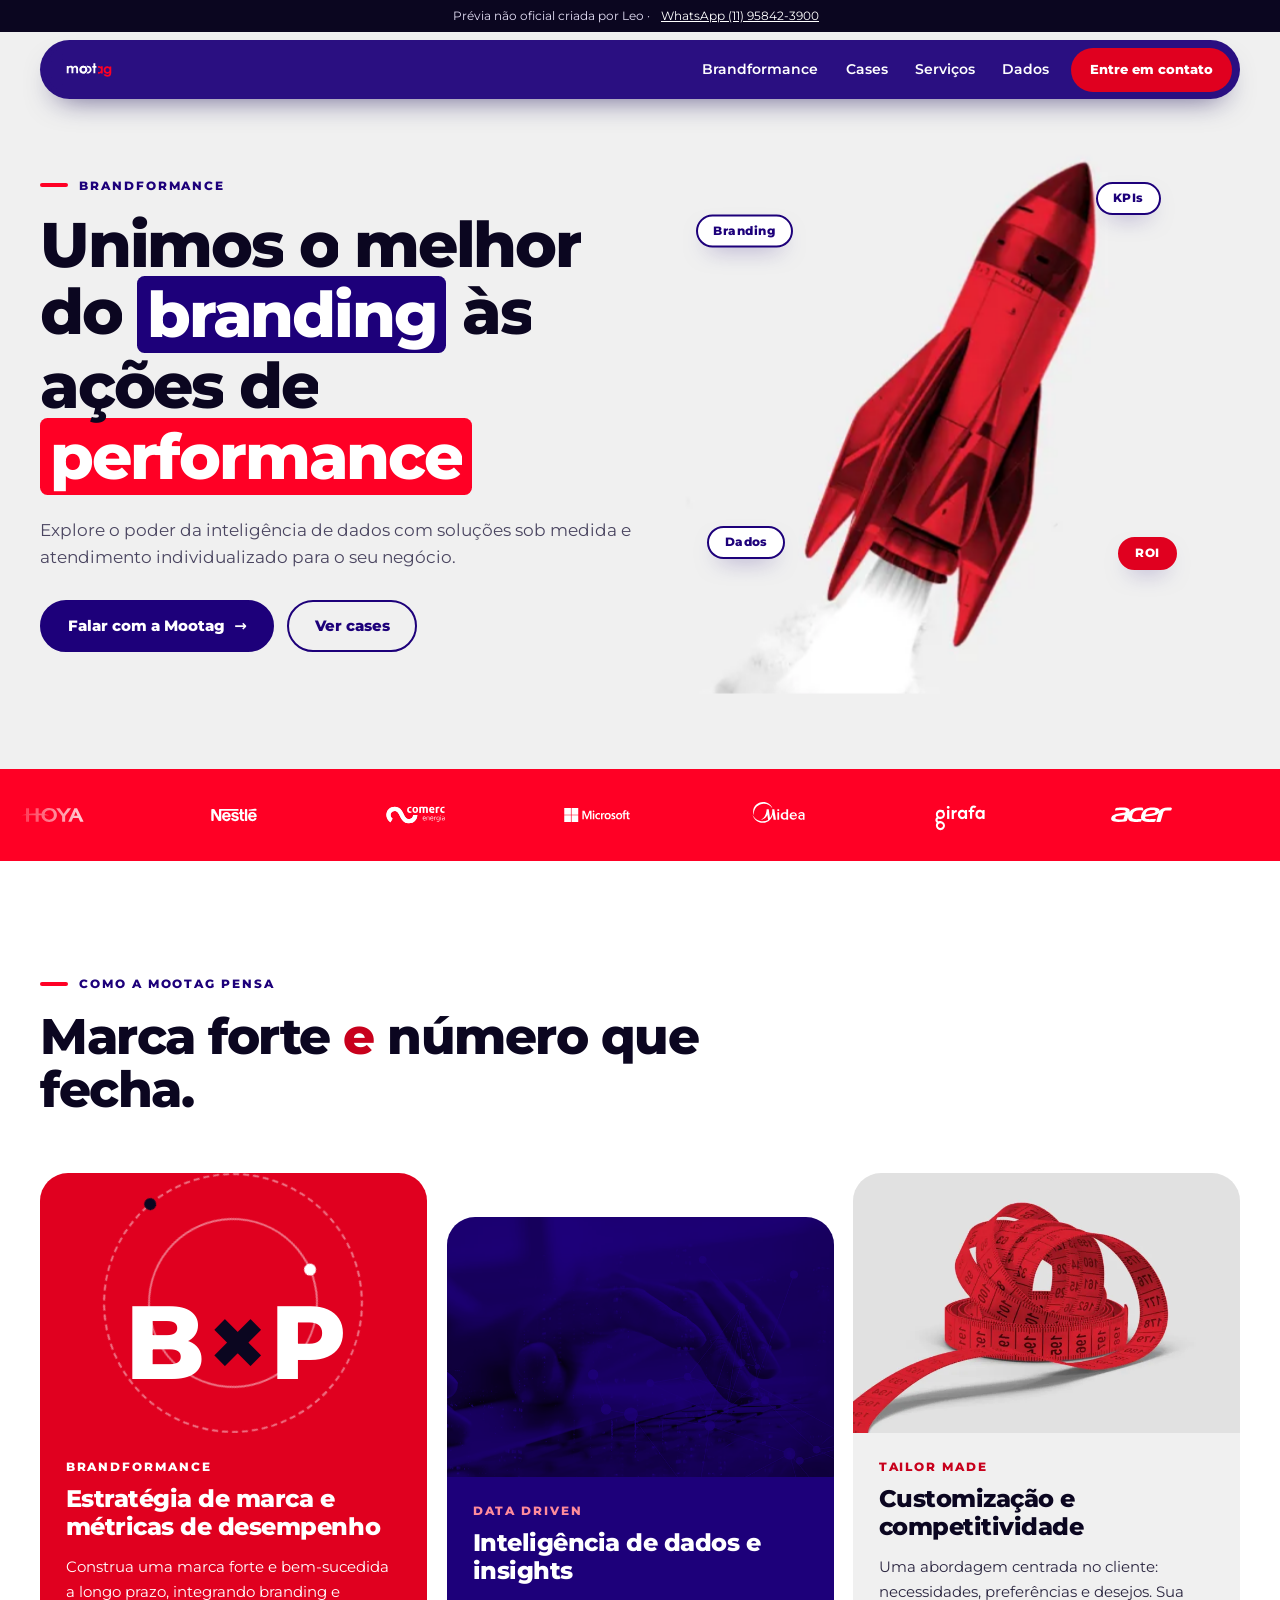
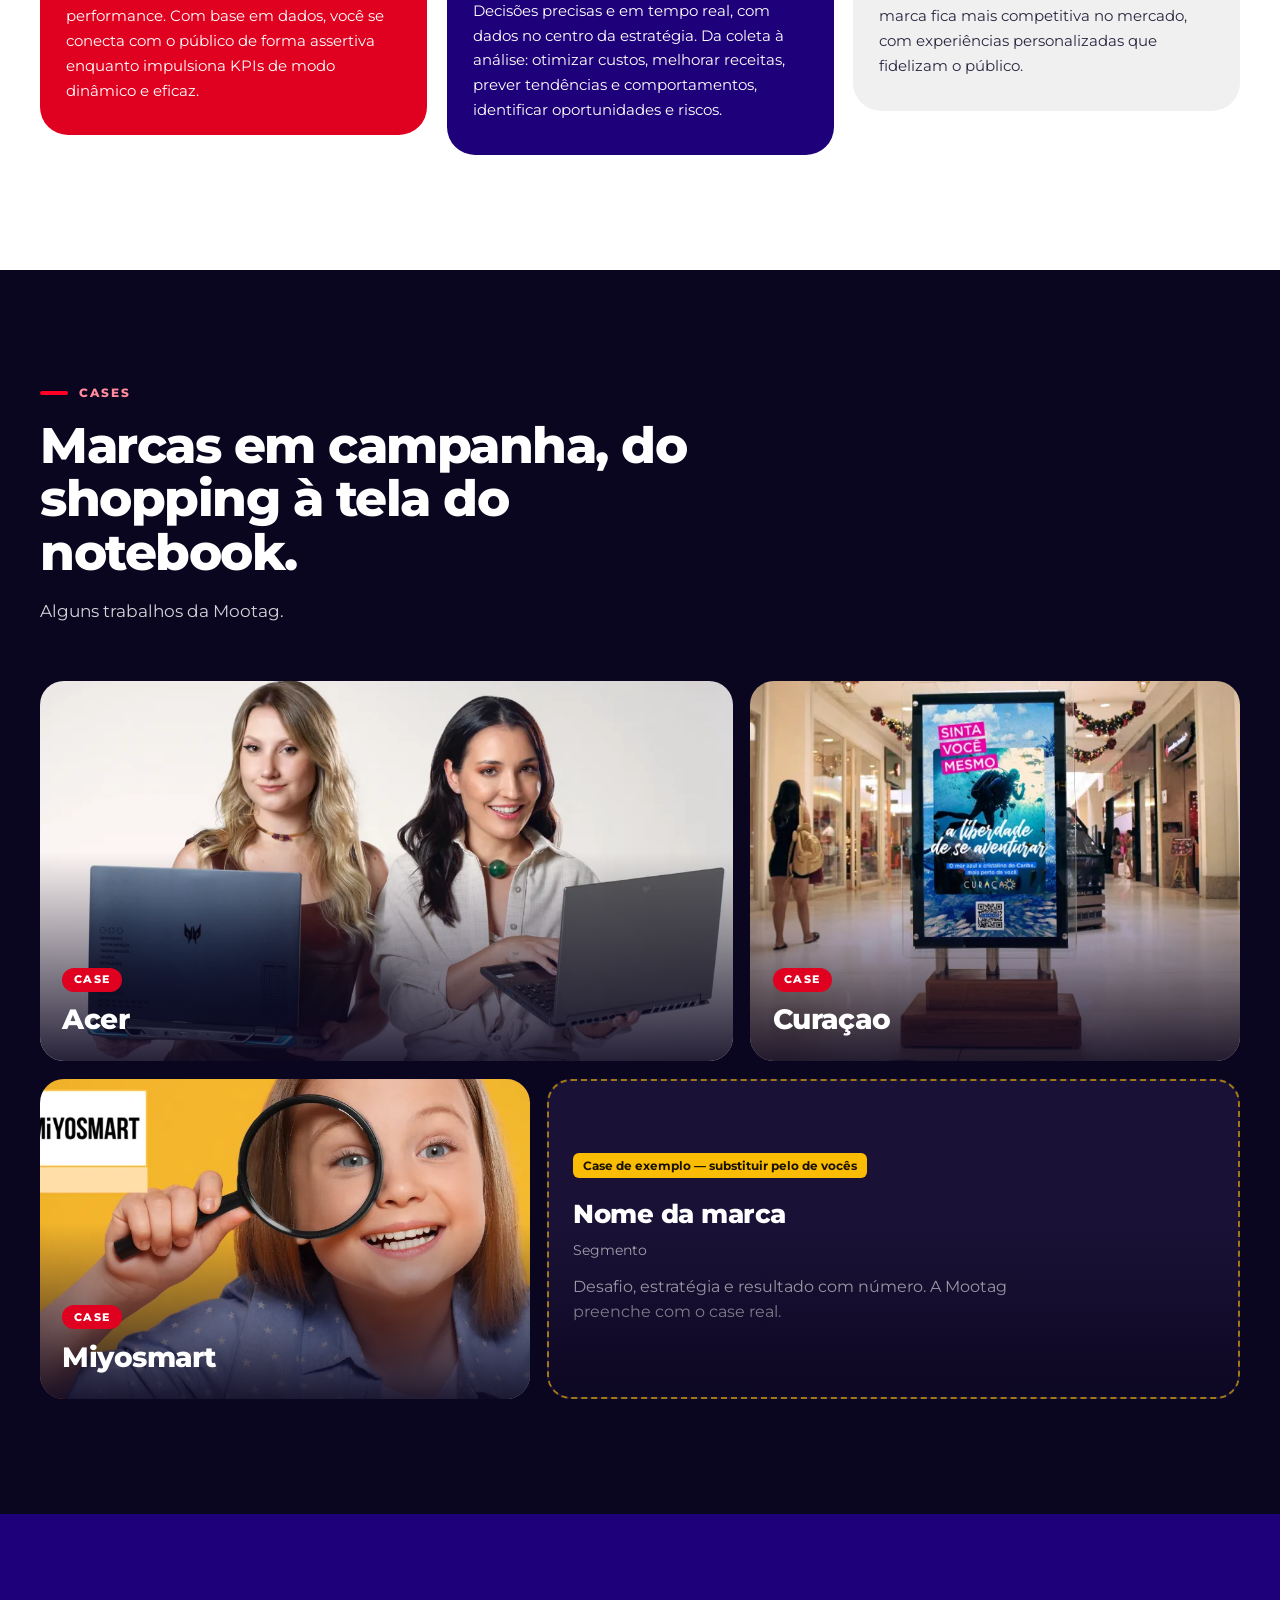
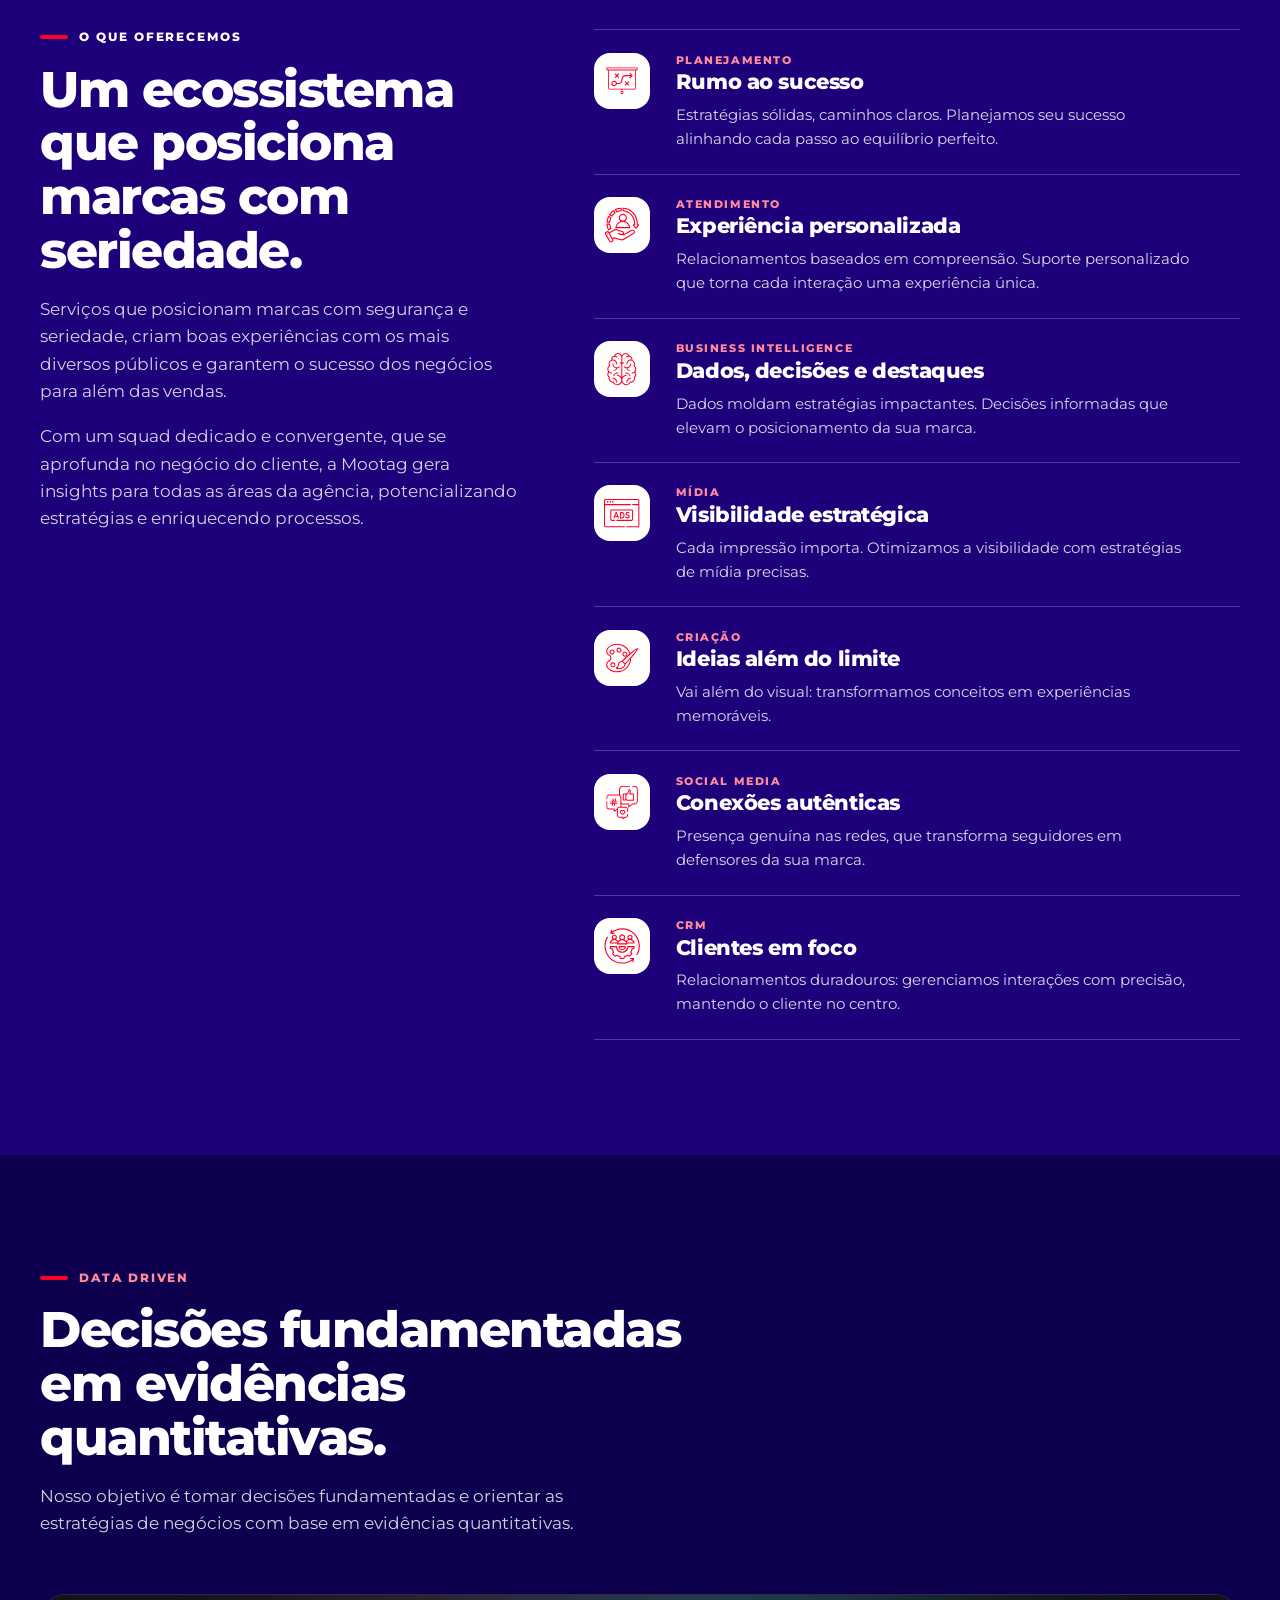
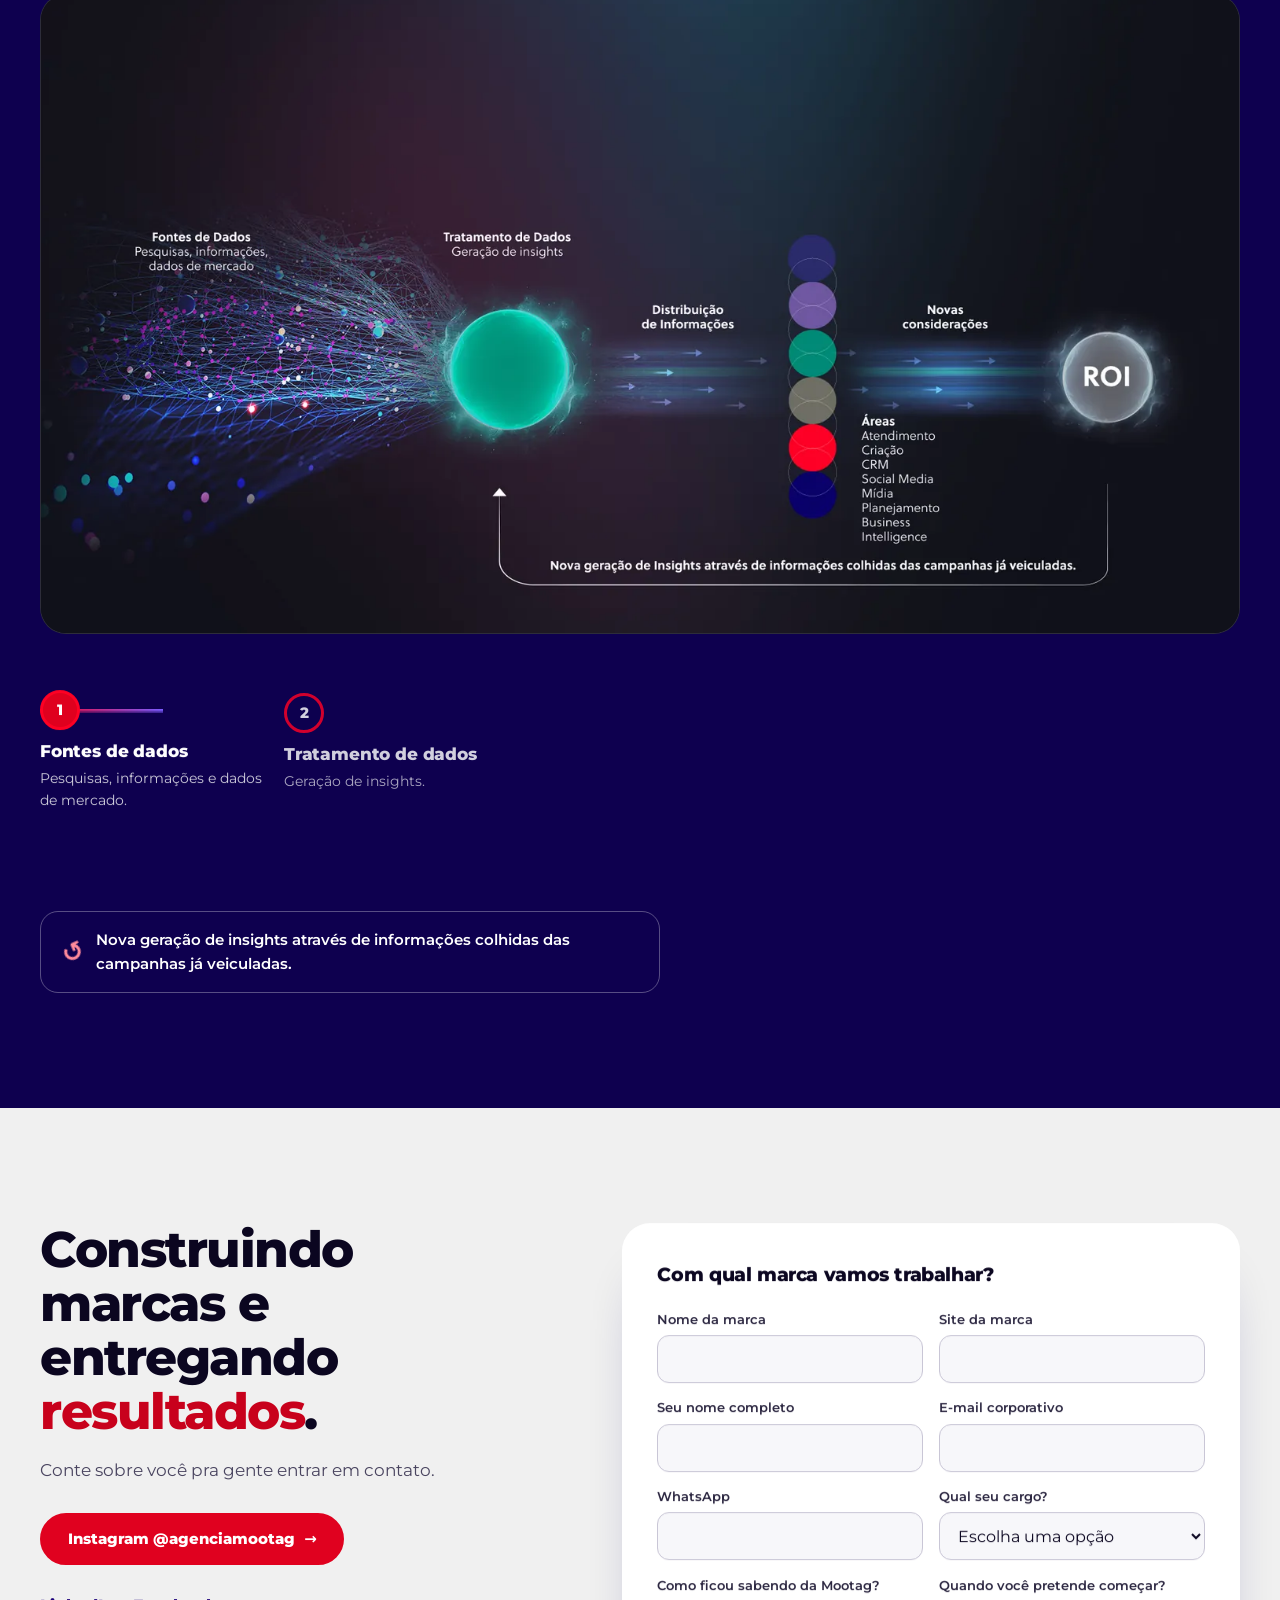
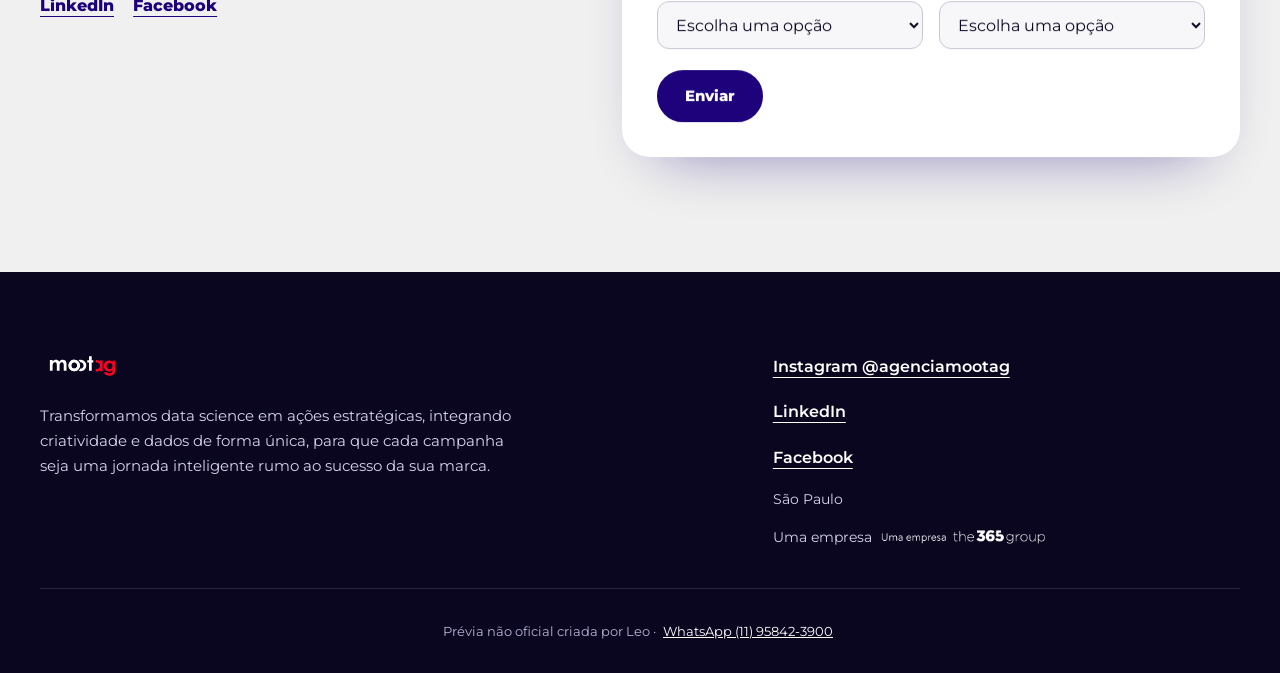
<file: mootag/index.html>
<!doctype html>
<html lang="pt-BR">
<head>
<meta charset="utf-8">
<meta name="viewport" content="width=device-width, initial-scale=1, viewport-fit=cover">
<title>Mootag | Branding e performance no mesmo plano (prévia)</title>
<meta name="description" content="Prévia não oficial de uma nova home para a Mootag, agência de brandformance, mídia e social em São Paulo.">
<meta name="robots" content="noindex, nofollow">
<meta name="theme-color" content="#1d007a">
<link rel="icon" href="assets/logo-mootag.svg" type="image/svg+xml">
<link rel="preload" href="assets/fonts/montserrat.woff2" as="font" type="font/woff2" crossorigin>
<link rel="stylesheet" href="../_kit/base.css">
<link rel="stylesheet" href="styles.css">
<script>
  // Animações só ficam "armadas" com JS e sem prefers-reduced-motion; se main.js não rodar em 2,5s, o CSS libera tudo.
  (function () {
    var d = document.documentElement;
    if (window.matchMedia && matchMedia('(prefers-reduced-motion: reduce)').matches) return;
    d.classList.add('js');
    window.__af = setTimeout(function () { d.classList.add('anim-fail'); }, 2500);
  })();
</script>
</head>
<body>
<a class="skip" href="#main">Ir para o conteúdo</a>
<div class="topbar pv-bar" role="note">Prévia não oficial criada por Leo · <a href="https://wa.me/5511958423900" target="_blank" rel="noopener">WhatsApp (11) 95842-3900</a></div>

<header class="hdr">
  <div class="hdr__in">
    <a class="hdr__logo" href="#top" aria-label="Mootag: início"><img src="assets/logo-mootag.svg" alt="Mootag" width="1000" height="520"></a>
    <nav class="hdr__nav" aria-label="Principal">
      <a href="#pilares">Brandformance</a><a href="#cases">Cases</a><a href="#servicos">Serviços</a><a href="#dados">Dados</a>
    </nav>
    <a class="pill" href="#contato">Entre em contato</a>
  </div>
</header>

<main id="main">
  <section class="hero" id="top">
    <div class="wrap hero__in">
      <div class="hero__copy">
        <p class="eyebrow" data-in>Brandformance</p>
        <h1 class="h1" id="h1">Unimos o melhor do <span class="hl hl--i">branding</span> às ações de <span class="hl hl--r">performance</span></h1>
        <p class="lead" data-in>Explore o poder da inteligência de dados com soluções sob medida e atendimento individualizado para o seu negócio.</p>
        <div class="cta" data-in>
          <a class="btn" href="#contato">Falar com a Mootag <span aria-hidden="true">→</span></a>
          <a class="btn btn--ghost" href="#cases">Ver cases</a>
        </div>
      </div>
      <div class="stage" id="stage">
        <svg class="net" id="net" viewBox="0 0 100 100" aria-hidden="true" focusable="false">
          <g class="net__lines" fill="none" stroke="#1d007a" stroke-width=".35" stroke-linecap="round">
            <path d="M12 62 L30 44 L52 52 L70 30 L88 38"/>
            <path d="M30 44 L26 24 L52 14 L70 30"/>
            <path d="M52 52 L60 78 L82 70 L88 38"/>
            <path d="M12 62 L34 82 L60 78"/>
          </g>
          <g class="net__dots" fill="#1d007a">
            <circle cx="12" cy="62" r="1.1"/><circle cx="30" cy="44" r="1.4"/><circle cx="52" cy="52" r="1.1"/><circle cx="70" cy="30" r="1.5"/><circle cx="88" cy="38" r="1.1"/>
            <circle cx="26" cy="24" r="1"/><circle cx="52" cy="14" r="1.3"/><circle cx="60" cy="78" r="1.3"/><circle cx="82" cy="70" r="1"/><circle cx="34" cy="82" r="1.1"/>
          </g>
          <circle class="net__hot" cx="70" cy="30" r="2.6" fill="#ff0025"/>
          <circle class="net__hot" cx="30" cy="44" r="2" fill="#ff0025"/>
        </svg>
        <div class="rocket" id="rocket"><img src="assets/foguete.webp" alt="Foguete vermelho em lançamento, símbolo do brandformance" width="1168" height="474" fetchpriority="high"></div>
        <span class="chip" data-depth="1.4" style="--l:2%;--t:14%" aria-hidden="true">Branding</span><span class="chip" data-depth="0.8" style="--l:74%;--t:8%" aria-hidden="true">KPIs</span><span class="chip" data-depth="1.1" style="--l:4%;--t:70%" aria-hidden="true">Dados</span><span class="chip" data-depth="1.6" style="--l:78%;--t:72%" aria-hidden="true">ROI</span>
      </div>
    </div>
  </section>

  <div class="clients" aria-label="Marcas com quem a Mootag trabalha">
    <div class="marquee">
      <ul class="marquee__track clients__track">
        <li><img src="assets/Mono_Hoya-1.svg" alt="Hoya" width="238" height="100"></li><li><img src="assets/Mono_Nestle-1.svg" alt="Nestlé" width="238" height="100"></li><li><img src="assets/Mono_Comerc-1.svg" alt="Comerc" width="238" height="100"></li><li><img src="assets/Mono_Microsoft-1.svg" alt="Microsoft" width="238" height="100"></li><li><img src="assets/Mono_Midea-1.svg" alt="Midea" width="238" height="100"></li><li><img src="assets/Mono_Girafa-1.svg" alt="Girafa" width="238" height="100"></li><li><img src="assets/Mono_Acer-1.svg" alt="Acer" width="238" height="100"></li><li><img src="assets/Mono_Curacao-1.svg" alt="Curaçao" width="238" height="100"></li>
        <li aria-hidden="true"><img src="assets/Mono_Hoya-1.svg" alt="" width="238" height="100"></li><li aria-hidden="true"><img src="assets/Mono_Nestle-1.svg" alt="" width="238" height="100"></li><li aria-hidden="true"><img src="assets/Mono_Comerc-1.svg" alt="" width="238" height="100"></li><li aria-hidden="true"><img src="assets/Mono_Microsoft-1.svg" alt="" width="238" height="100"></li><li aria-hidden="true"><img src="assets/Mono_Midea-1.svg" alt="" width="238" height="100"></li><li aria-hidden="true"><img src="assets/Mono_Girafa-1.svg" alt="" width="238" height="100"></li><li aria-hidden="true"><img src="assets/Mono_Acer-1.svg" alt="" width="238" height="100"></li><li aria-hidden="true"><img src="assets/Mono_Curacao-1.svg" alt="" width="238" height="100"></li>
        <li aria-hidden="true"><img src="assets/Mono_Hoya-1.svg" alt="" width="238" height="100"></li><li aria-hidden="true"><img src="assets/Mono_Nestle-1.svg" alt="" width="238" height="100"></li><li aria-hidden="true"><img src="assets/Mono_Comerc-1.svg" alt="" width="238" height="100"></li><li aria-hidden="true"><img src="assets/Mono_Microsoft-1.svg" alt="" width="238" height="100"></li><li aria-hidden="true"><img src="assets/Mono_Midea-1.svg" alt="" width="238" height="100"></li><li aria-hidden="true"><img src="assets/Mono_Girafa-1.svg" alt="" width="238" height="100"></li><li aria-hidden="true"><img src="assets/Mono_Acer-1.svg" alt="" width="238" height="100"></li><li aria-hidden="true"><img src="assets/Mono_Curacao-1.svg" alt="" width="238" height="100"></li>
        <li aria-hidden="true"><img src="assets/Mono_Hoya-1.svg" alt="" width="238" height="100"></li><li aria-hidden="true"><img src="assets/Mono_Nestle-1.svg" alt="" width="238" height="100"></li><li aria-hidden="true"><img src="assets/Mono_Comerc-1.svg" alt="" width="238" height="100"></li><li aria-hidden="true"><img src="assets/Mono_Microsoft-1.svg" alt="" width="238" height="100"></li><li aria-hidden="true"><img src="assets/Mono_Midea-1.svg" alt="" width="238" height="100"></li><li aria-hidden="true"><img src="assets/Mono_Girafa-1.svg" alt="" width="238" height="100"></li><li aria-hidden="true"><img src="assets/Mono_Acer-1.svg" alt="" width="238" height="100"></li><li aria-hidden="true"><img src="assets/Mono_Curacao-1.svg" alt="" width="238" height="100"></li>
      </ul>
    </div>
  </div>

  <section class="sec" id="pilares">
    <div class="wrap">
      <header class="sec__head" data-reveal>
        <p class="eyebrow">Como a Mootag pensa</p>
        <h2 class="h2">Marca forte <span class="hl">e</span> número que fecha.</h2>
      </header>
      <ul class="pil">
        
        <li class="pcard p1" data-reveal data-tilt>
          <div class="pcard__media" aria-hidden="true">
            <span class="pcard__ring r1"></span><span class="pcard__ring r2"></span><span class="pcard__dot"></span><span class="pcard__word">B<i>×</i>P</span>
          </div>
          <div class="pcard__body">
            <p class="pcard__tag">Brandformance</p>
            <h3>Estratégia de marca e métricas de desempenho</h3>
            <p>Construa uma marca forte e bem-sucedida a longo prazo, integrando branding e performance. Com base em dados, você se conecta com o público de forma assertiva enquanto impulsiona KPIs de modo dinâmico e eficaz.</p>
          </div>
        </li>
        
        <li class="pcard p2" data-reveal data-tilt>
          <div class="pcard__media" aria-hidden="true">
            <img class="pcard__img" src="assets/dados.webp" alt="" width="1343" height="474" loading="lazy">
          </div>
          <div class="pcard__body">
            <p class="pcard__tag">Data Driven</p>
            <h3>Inteligência de dados e insights</h3>
            <p>Decisões precisas e em tempo real, com dados no centro da estratégia. Da coleta à análise: otimizar custos, melhorar receitas, prever tendências e comportamentos, identificar oportunidades e riscos.</p>
          </div>
        </li>
        
        <li class="pcard p3" data-reveal data-tilt>
          <div class="pcard__media" aria-hidden="true">
            <img class="pcard__img" src="assets/fita.webp" alt="" width="1168" height="474" loading="lazy">
          </div>
          <div class="pcard__body">
            <p class="pcard__tag">Tailor Made</p>
            <h3>Customização e competitividade</h3>
            <p>Uma abordagem centrada no cliente: necessidades, preferências e desejos. Sua marca fica mais competitiva no mercado, com experiências personalizadas que fidelizam o público.</p>
          </div>
        </li>
        
      </ul>
    </div>
  </section>

  <section class="sec sec--ink" id="cases">
    <div class="wrap">
      <header class="sec__head" data-reveal>
        <p class="eyebrow eyebrow--r">Cases</p>
        <h2 class="h2">Marcas em campanha, do shopping à tela do notebook.</h2>
        <p class="lead">Alguns trabalhos da Mootag.</p>
      </header>
      <ul class="cases">
        
        <li class="case c1" data-reveal data-tilt>
          <img src="assets/case-acer.webp" alt="Duas apresentadoras segurando notebooks gamer em campanha da Acer" width="1400" height="595" loading="lazy">
          <div class="case__cap"><span>Case</span><strong>Acer</strong></div>
        </li>
        
        <li class="case c2" data-reveal data-tilt>
          <img src="assets/case-curacao.webp" alt="Totem digital da Curaçao em corredor de shopping com anúncio de mergulho no Caribe" width="960" height="500" loading="lazy">
          <div class="case__cap"><span>Case</span><strong>Curaçao</strong></div>
        </li>
        
        <li class="case c3" data-reveal data-tilt>
          <img src="assets/case-miyosmart.webp" alt="Criança sorrindo com uma lupa diante do olho, em peça da Miyosmart" width="960" height="500" loading="lazy">
          <div class="case__cap"><span>Case</span><strong>Miyosmart</strong></div>
        </li>
        
        <li class="case c4 is-placeholder" data-reveal>
          <span class="ph">Case de exemplo — substituir pelo de vocês</span>
          <h3>Nome da marca</h3>
          <small>Segmento</small>
          <p>Desafio, estratégia e resultado com número. A Mootag preenche com o case real.</p>
        </li>
      </ul>
    </div>
  </section>

  <section class="sec sec--indigo" id="servicos">
    <div class="wrap svc">
      <header class="svc__l" data-reveal>
        <p class="eyebrow eyebrow--w">O que oferecemos</p>
        <h2 class="h2">Um ecossistema que posiciona marcas com seriedade.</h2>
        <p class="lead">Serviços que posicionam marcas com segurança e seriedade, criam boas experiências com os mais diversos públicos e garantem o sucesso dos negócios para além das vendas.</p>
        <p class="lead">Com um squad dedicado e convergente, que se aprofunda no negócio do cliente, a Mootag gera insights para todas as áreas da agência, potencializando estratégias e enriquecendo processos.</p>
      </header>
      <ol class="svc__list">
        
        <li class="row" data-reveal>
          <span class="row__ico" aria-hidden="true"><img src="assets/ico_PL.svg" alt="" width="40" height="40" loading="lazy"></span>
          <div class="row__t"><p class="row__area">Planejamento</p><h3>Rumo ao sucesso</h3></div>
          <p class="row__p">Estratégias sólidas, caminhos claros. Planejamos seu sucesso alinhando cada passo ao equilíbrio perfeito.</p>
        </li>
        
        <li class="row" data-reveal>
          <span class="row__ico" aria-hidden="true"><img src="assets/ico_CS.svg" alt="" width="40" height="40" loading="lazy"></span>
          <div class="row__t"><p class="row__area">Atendimento</p><h3>Experiência personalizada</h3></div>
          <p class="row__p">Relacionamentos baseados em compreensão. Suporte personalizado que torna cada interação uma experiência única.</p>
        </li>
        
        <li class="row" data-reveal>
          <span class="row__ico" aria-hidden="true"><img src="assets/ico_BI.svg" alt="" width="40" height="40" loading="lazy"></span>
          <div class="row__t"><p class="row__area">Business Intelligence</p><h3>Dados, decisões e destaques</h3></div>
          <p class="row__p">Dados moldam estratégias impactantes. Decisões informadas que elevam o posicionamento da sua marca.</p>
        </li>
        
        <li class="row" data-reveal>
          <span class="row__ico" aria-hidden="true"><img src="assets/ico_DM.svg" alt="" width="40" height="40" loading="lazy"></span>
          <div class="row__t"><p class="row__area">Mídia</p><h3>Visibilidade estratégica</h3></div>
          <p class="row__p">Cada impressão importa. Otimizamos a visibilidade com estratégias de mídia precisas.</p>
        </li>
        
        <li class="row" data-reveal>
          <span class="row__ico" aria-hidden="true"><img src="assets/ico_CRI.svg" alt="" width="40" height="40" loading="lazy"></span>
          <div class="row__t"><p class="row__area">Criação</p><h3>Ideias além do limite</h3></div>
          <p class="row__p">Vai além do visual: transformamos conceitos em experiências memoráveis.</p>
        </li>
        
        <li class="row" data-reveal>
          <span class="row__ico" aria-hidden="true"><img src="assets/ico_SMM1.svg" alt="" width="40" height="40" loading="lazy"></span>
          <div class="row__t"><p class="row__area">Social Media</p><h3>Conexões autênticas</h3></div>
          <p class="row__p">Presença genuína nas redes, que transforma seguidores em defensores da sua marca.</p>
        </li>
        
        <li class="row" data-reveal>
          <span class="row__ico" aria-hidden="true"><img src="assets/ico_CRM.svg" alt="" width="40" height="40" loading="lazy"></span>
          <div class="row__t"><p class="row__area">CRM</p><h3>Clientes em foco</h3></div>
          <p class="row__p">Relacionamentos duradouros: gerenciamos interações com precisão, mantendo o cliente no centro.</p>
        </li>
        
      </ol>
    </div>
  </section>

  <section class="sec sec--deep" id="dados">
    <div class="wrap">
      <header class="sec__head" data-reveal>
        <p class="eyebrow eyebrow--r">Data driven</p>
        <h2 class="h2">Decisões fundamentadas em evidências quantitativas.</h2>
        <p class="lead">Nosso objetivo é tomar decisões fundamentadas e orientar as estratégias de negócios com base em evidências quantitativas.</p>
      </header>
      <div class="fig" id="fig" data-reveal><div class="fig__box" tabindex="0" role="region" aria-label="Diagrama de dados (role para ver tudo)"><img src="assets/metodo.webp" alt="Esquema do fluxo de dados da Mootag: fontes de dados, tratamento, distribuição para as áreas, novas considerações e ROI, com retorno de insights" width="1600" height="852" loading="lazy"></div></div>
      <div class="flow" id="flow">
        <span class="flow__line" aria-hidden="true"></span>
        <ol class="flow__list">
          
          <li class="fstep"><span class="fstep__n" aria-hidden="true">1</span><h3>Fontes de dados</h3><p>Pesquisas, informações e dados de mercado.</p></li>
          
          <li class="fstep"><span class="fstep__n" aria-hidden="true">2</span><h3>Tratamento de dados</h3><p>Geração de insights.</p></li>
          
          <li class="fstep"><span class="fstep__n" aria-hidden="true">3</span><h3>Distribuição de informações</h3><p>Para as áreas: Atendimento, Criação, CRM, Social Media, Mídia, Planejamento e Business Intelligence.</p></li>
          
          <li class="fstep"><span class="fstep__n" aria-hidden="true">4</span><h3>Novas considerações</h3><p>Os insights voltam para a estratégia.</p></li>
          
          <li class="fstep"><span class="fstep__n" aria-hidden="true">5</span><h3>ROI</h3><p>O retorno alimenta o próximo ciclo.</p></li>
          
        </ol>
        <p class="flow__loop"><span aria-hidden="true">↺</span> Nova geração de insights através de informações colhidas das campanhas já veiculadas.</p>
      </div>
    </div>
  </section>

  <section class="sec final" id="contato">
    <div class="wrap panel">
      <div class="panel__l" data-reveal>
        <h2 class="h2">Construindo marcas e entregando <span class="hl">resultados</span>.</h2>
        <p class="lead">Conte sobre você pra gente entrar em contato.</p>
        <a class="btn btn--red" href="https://instagram.com/agenciamootag" target="_blank" rel="noopener">Instagram @agenciamootag <span aria-hidden="true">→</span></a>
        <p class="social"><a href="https://www.linkedin.com/company/agenciamootag/" target="_blank" rel="noopener">LinkedIn</a><a href="https://www.facebook.com/profile.php?id=61554596362356" target="_blank" rel="noopener">Facebook</a></p>
      </div>
      <form class="form" id="form" data-reveal novalidate>
        <h3>Com qual marca vamos trabalhar?</h3>
        <div class="form__grid">
          <label>Nome da marca<input name="marca" autocomplete="organization"></label>
          <label>Site da marca<input name="site" type="url" autocomplete="url"></label>
          <label>Seu nome completo<input name="nome" autocomplete="name" required></label>
          <label>E-mail corporativo<input name="email" type="email" autocomplete="email" required></label>
          <label>WhatsApp<input name="tel" type="tel" autocomplete="tel"></label>
          <label>Qual seu cargo?<select name="cargo"><option value="">Escolha uma opção</option><option>Analista</option><option>Coordenação</option><option>Gerência</option><option>Diretoria</option><option>Outro</option></select></label>
          <label>Como ficou sabendo da Mootag?<select name="origem"><option value="">Escolha uma opção</option><option>LinkedIn</option><option>Instagram</option><option>Google</option><option>Anúncios</option><option>Eventos</option><option>Indicação</option></select></label>
          <label>Quando você pretende começar?<select name="prazo"><option value="">Escolha uma opção</option><option>0-3 meses</option><option>3-6 meses</option><option>Após 6 meses</option></select></label>
        </div>
        <button class="btn" type="submit">Enviar</button>
        <p class="form__msg" id="formMsg" role="status" hidden>Isto é uma prévia: nada foi enviado.</p>
      </form>
    </div>
  </section>
</main>

<footer class="ftr">
  <div class="wrap ftr__in">
    <div class="ftr__brand"><img src="assets/logo-mootag.svg" alt="Mootag" width="1000" height="520" loading="lazy"><p>Transformamos data science em ações estratégicas, integrando criatividade e dados de forma única, para que cada campanha seja uma jornada inteligente rumo ao sucesso da sua marca.</p></div>
    <ul class="ftr__links">
      <li><a href="https://instagram.com/agenciamootag" target="_blank" rel="noopener">Instagram @agenciamootag</a></li>
      <li><a href="https://www.linkedin.com/company/agenciamootag/" target="_blank" rel="noopener">LinkedIn</a></li>
      <li><a href="https://www.facebook.com/profile.php?id=61554596362356" target="_blank" rel="noopener">Facebook</a></li>
      <li class="ftr__city">São Paulo</li>
      <li class="ftr__group">Uma empresa <img src="assets/the365group.png" alt="the365group" width="249" height="35" loading="lazy"></li>
    </ul>
  </div>
  <p class="wrap pv-foot disclaimer">Prévia não oficial criada por Leo · <a href="https://wa.me/5511958423900" target="_blank" rel="noopener">WhatsApp (11) 95842-3900</a></p>
</footer>

<script src="../_vendor/gsap.min.js" defer></script>
<script src="../_kit/kit.js" defer></script>
<script src="main.js" defer></script>
</body>
</html>
</file>
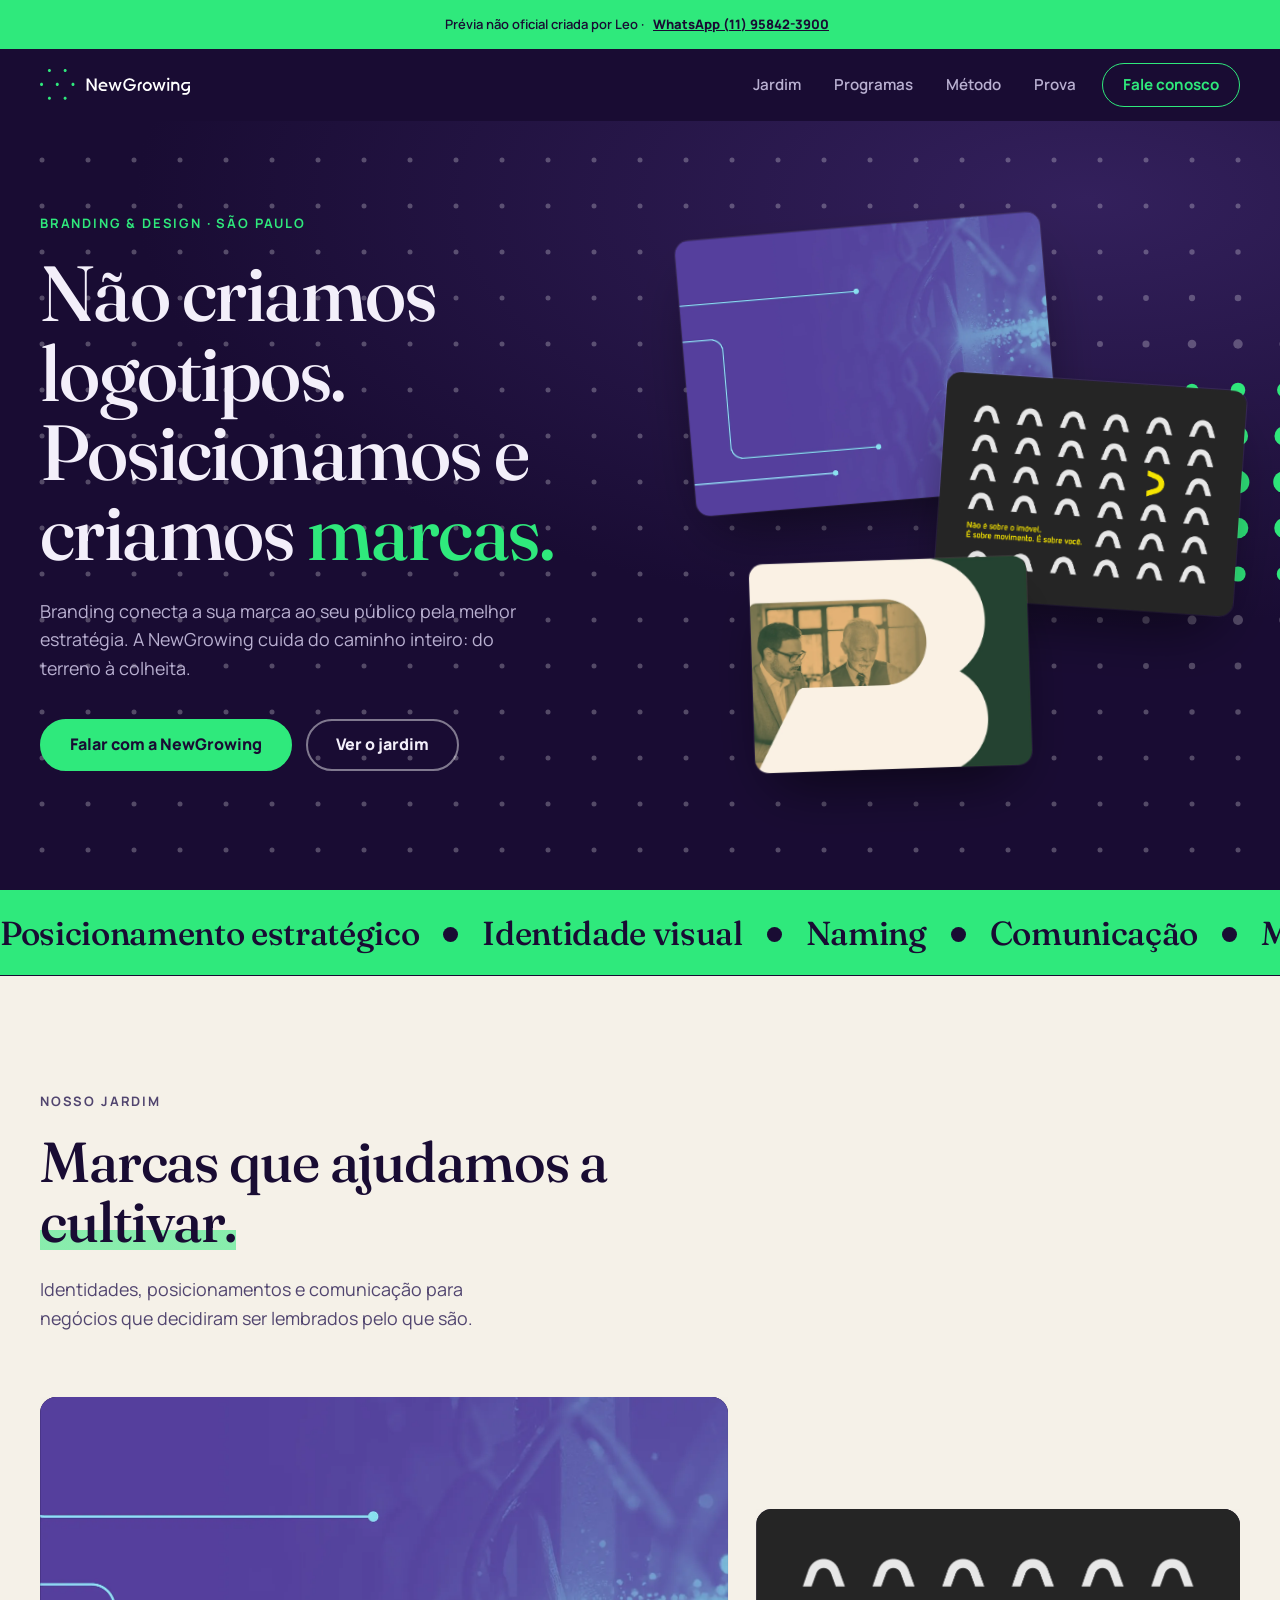
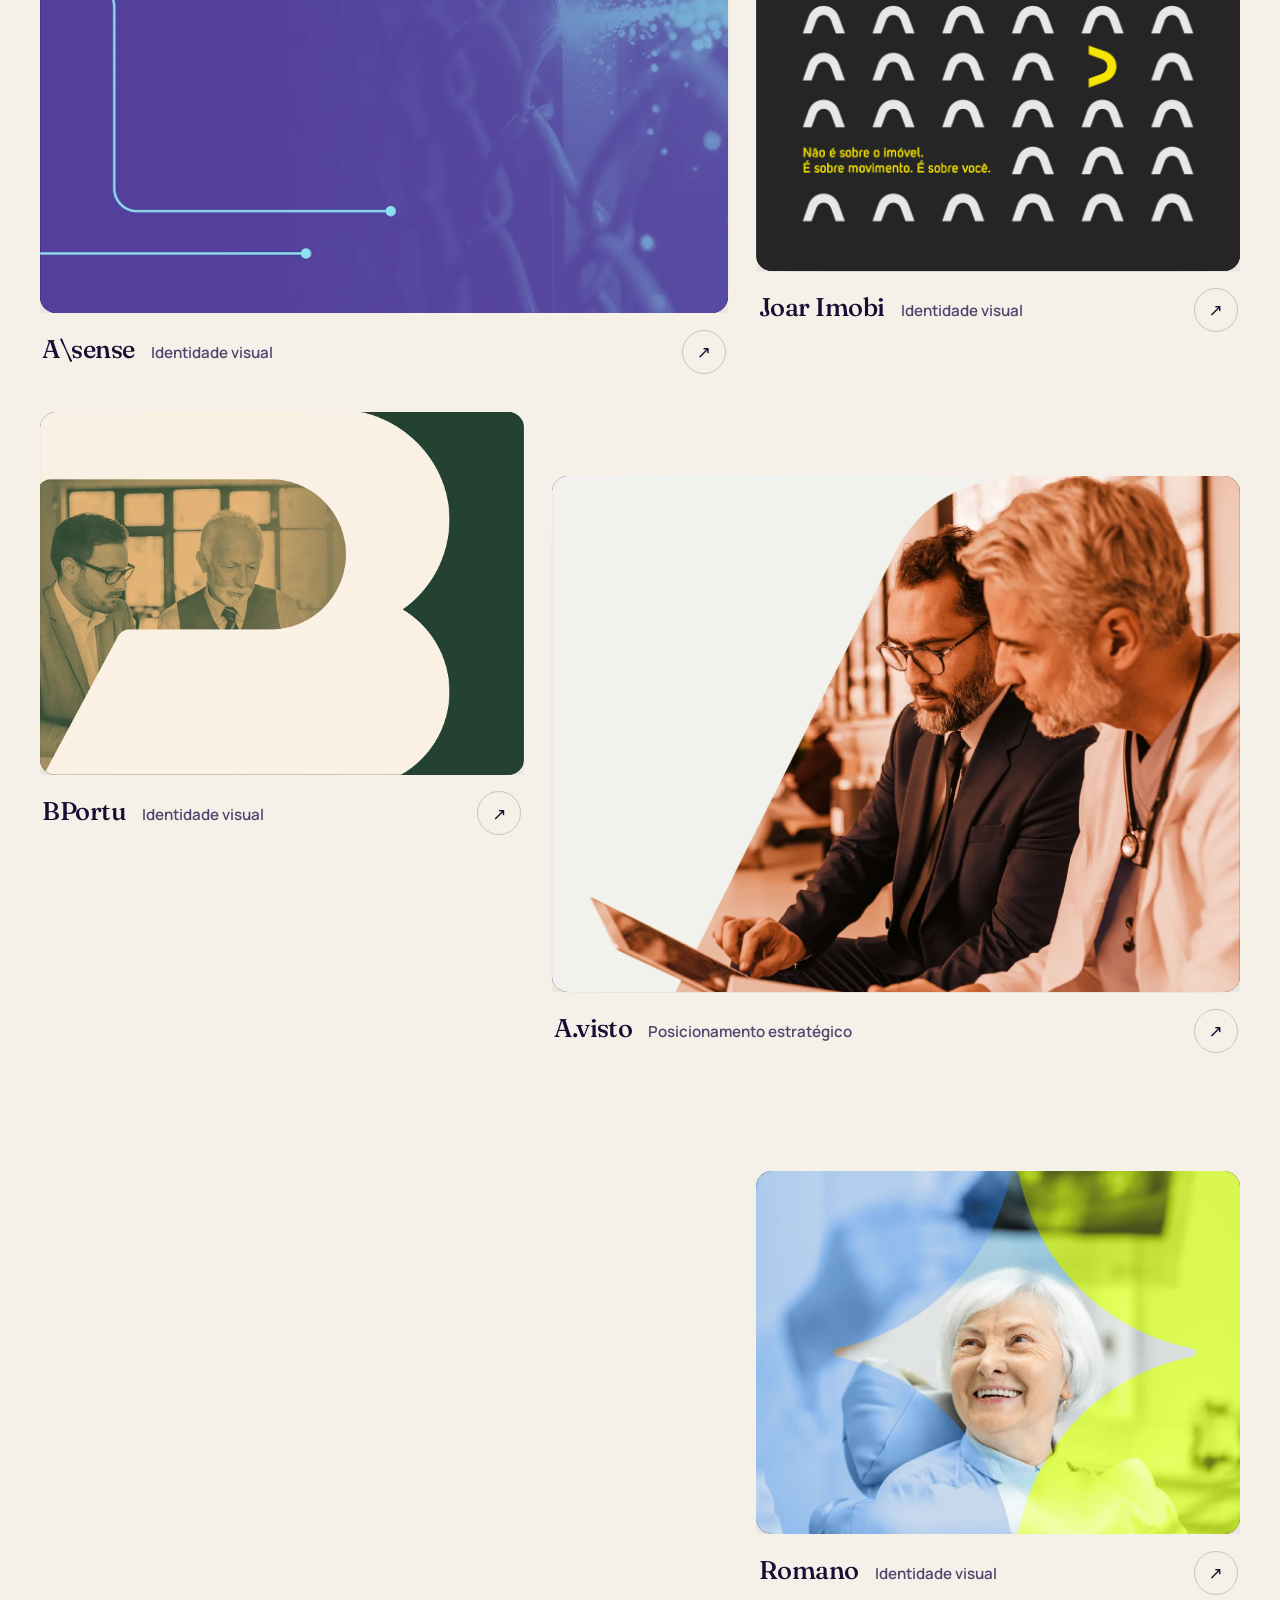
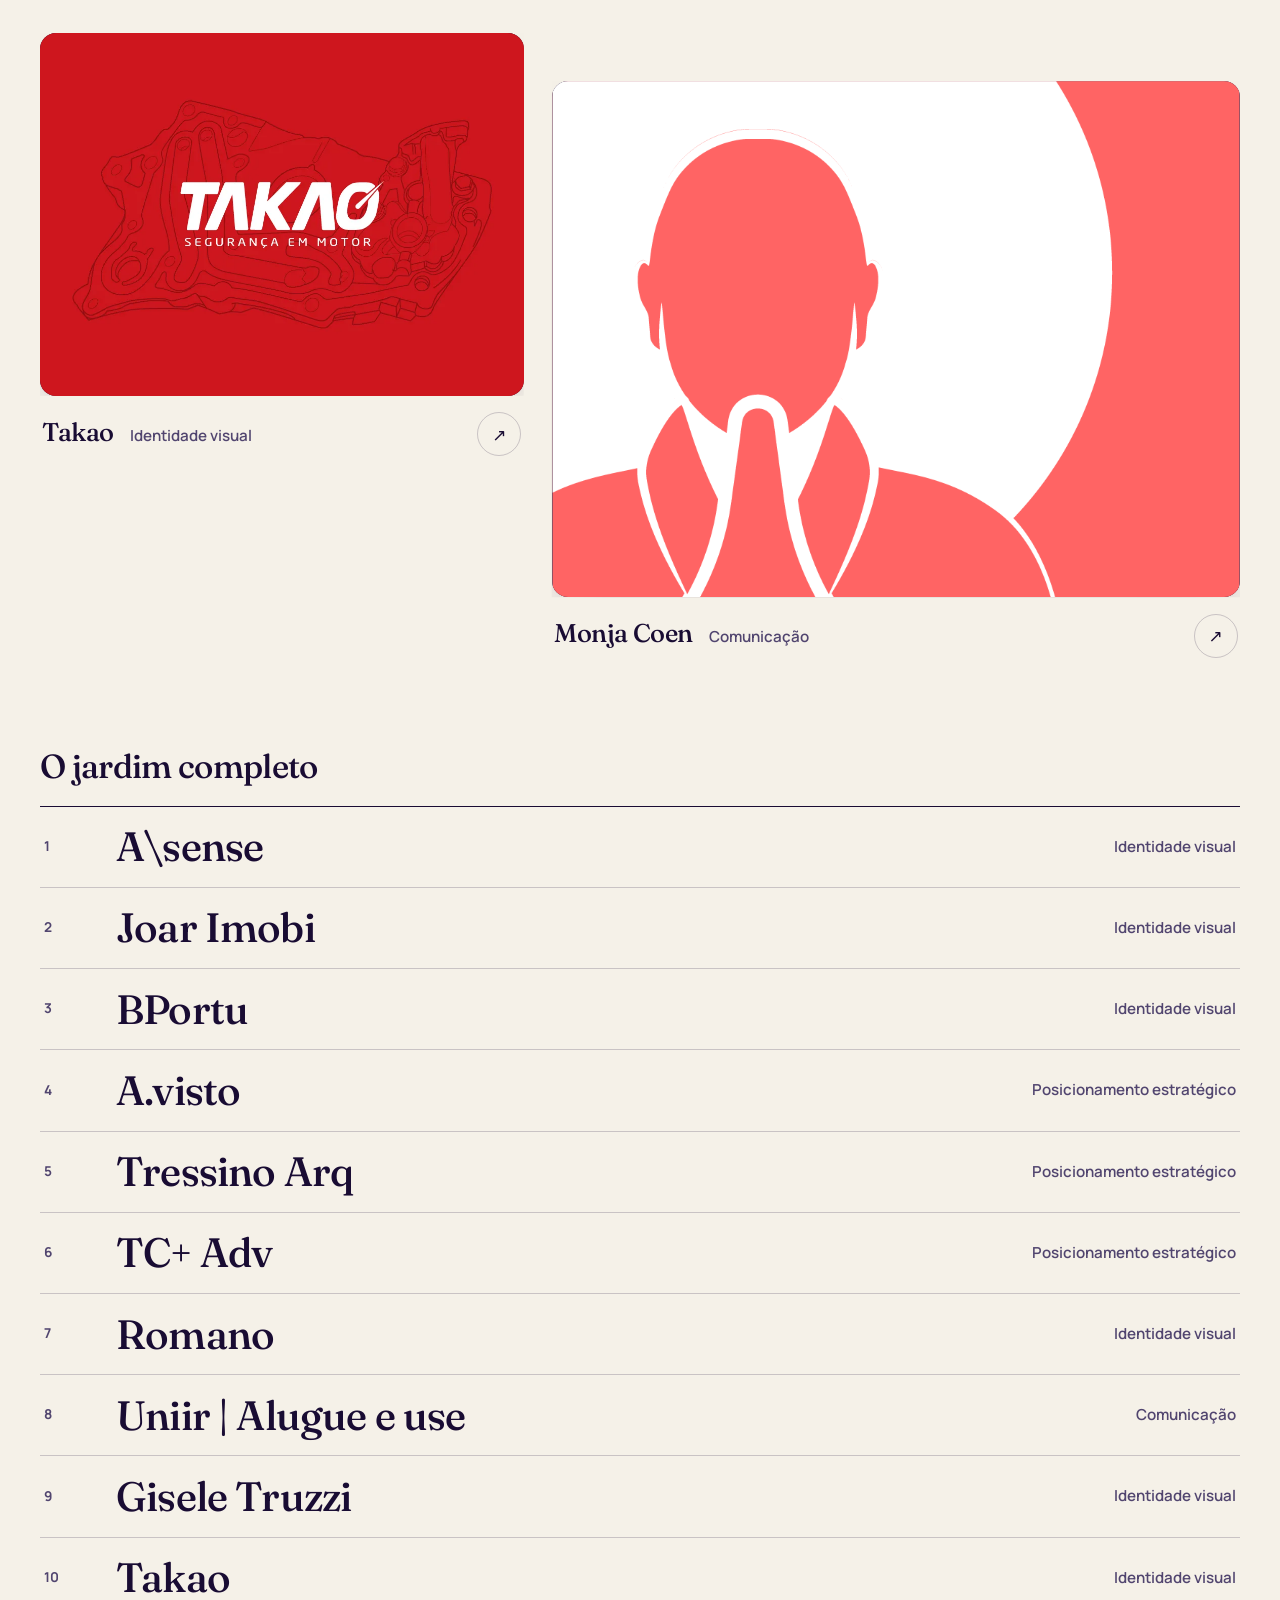
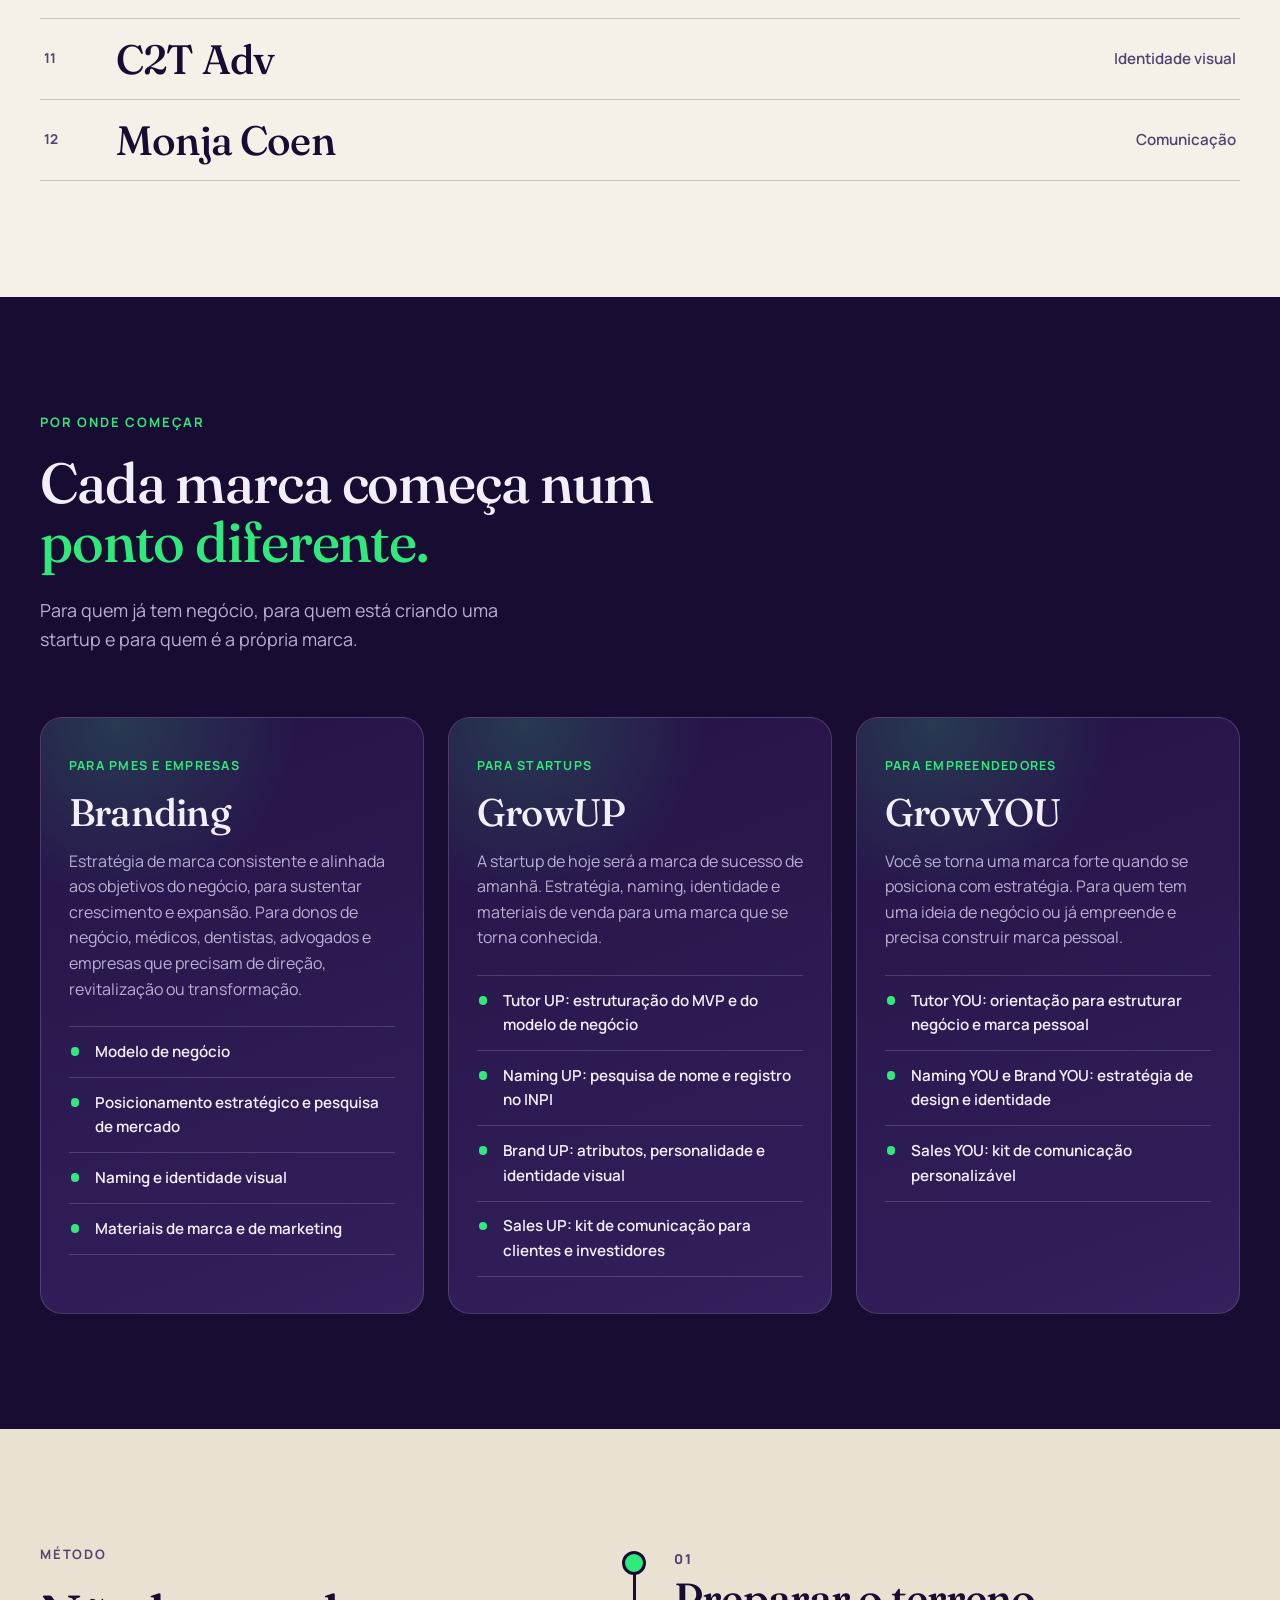
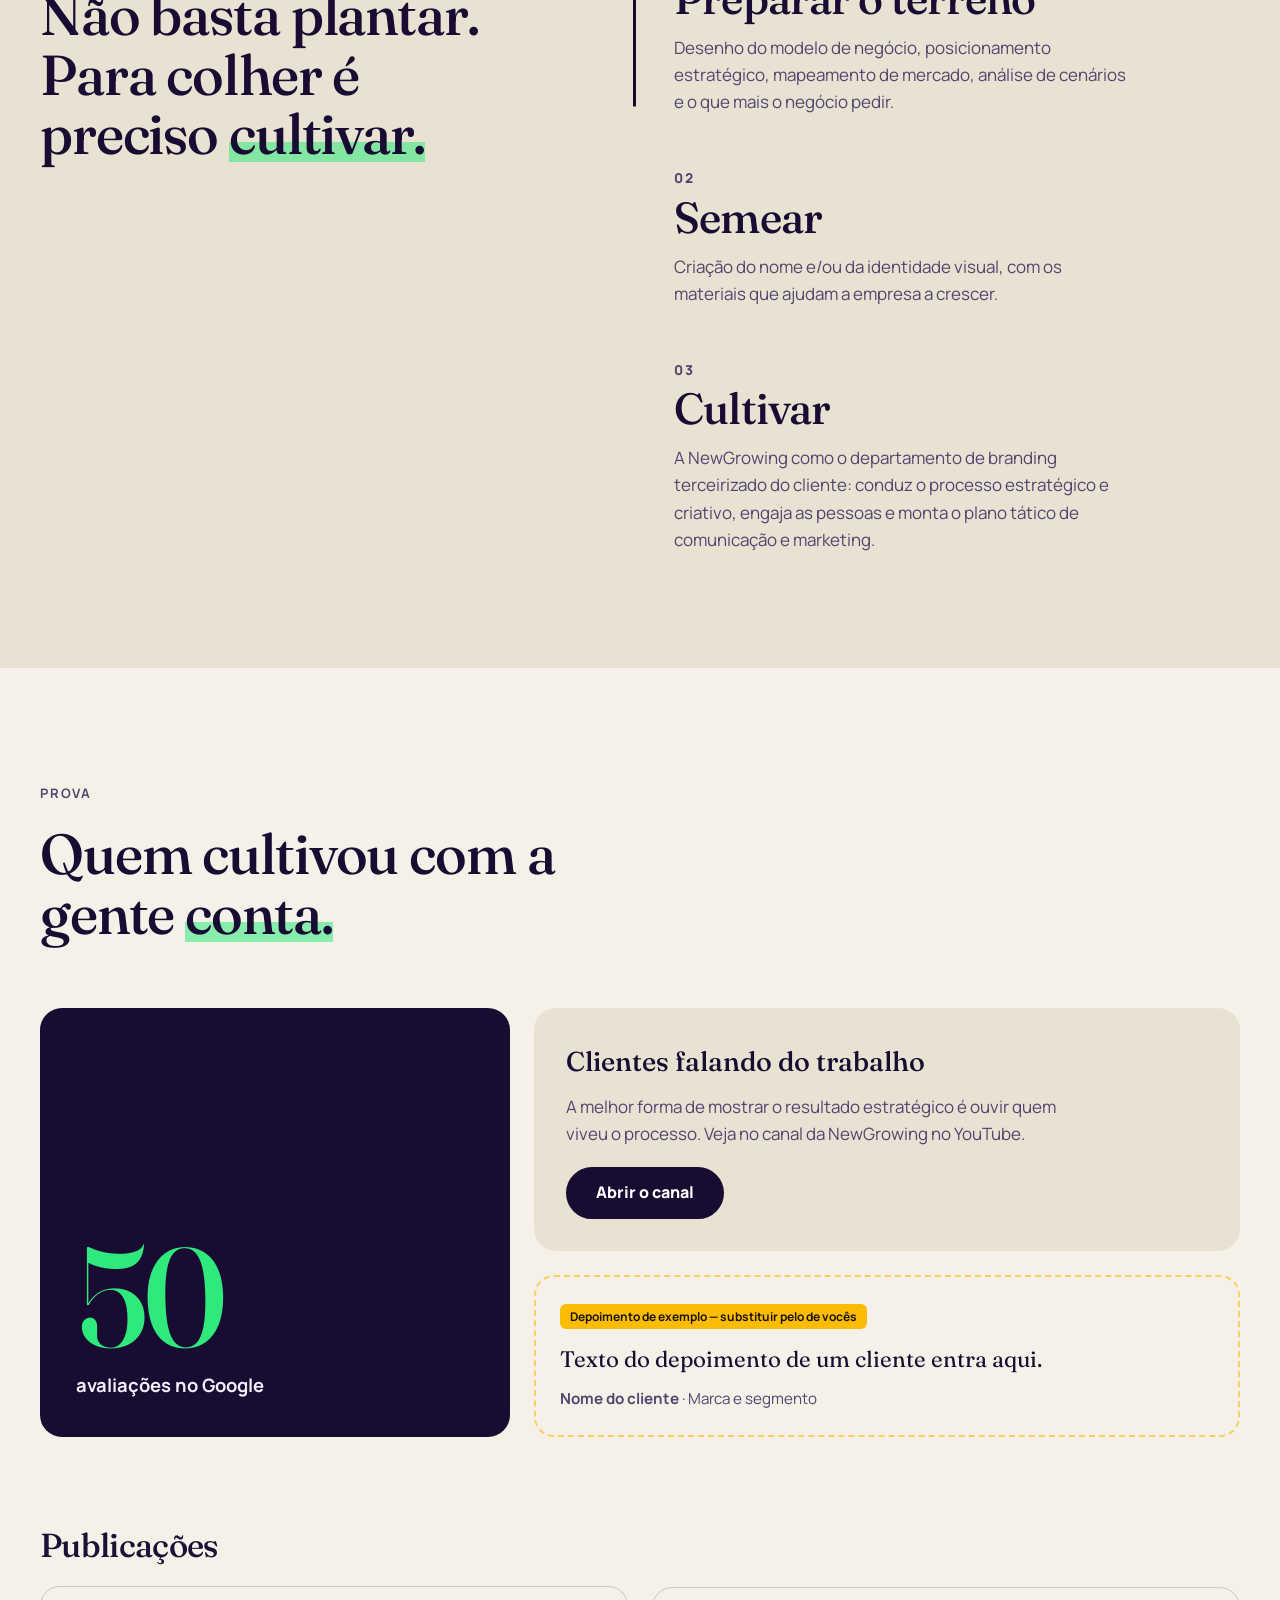
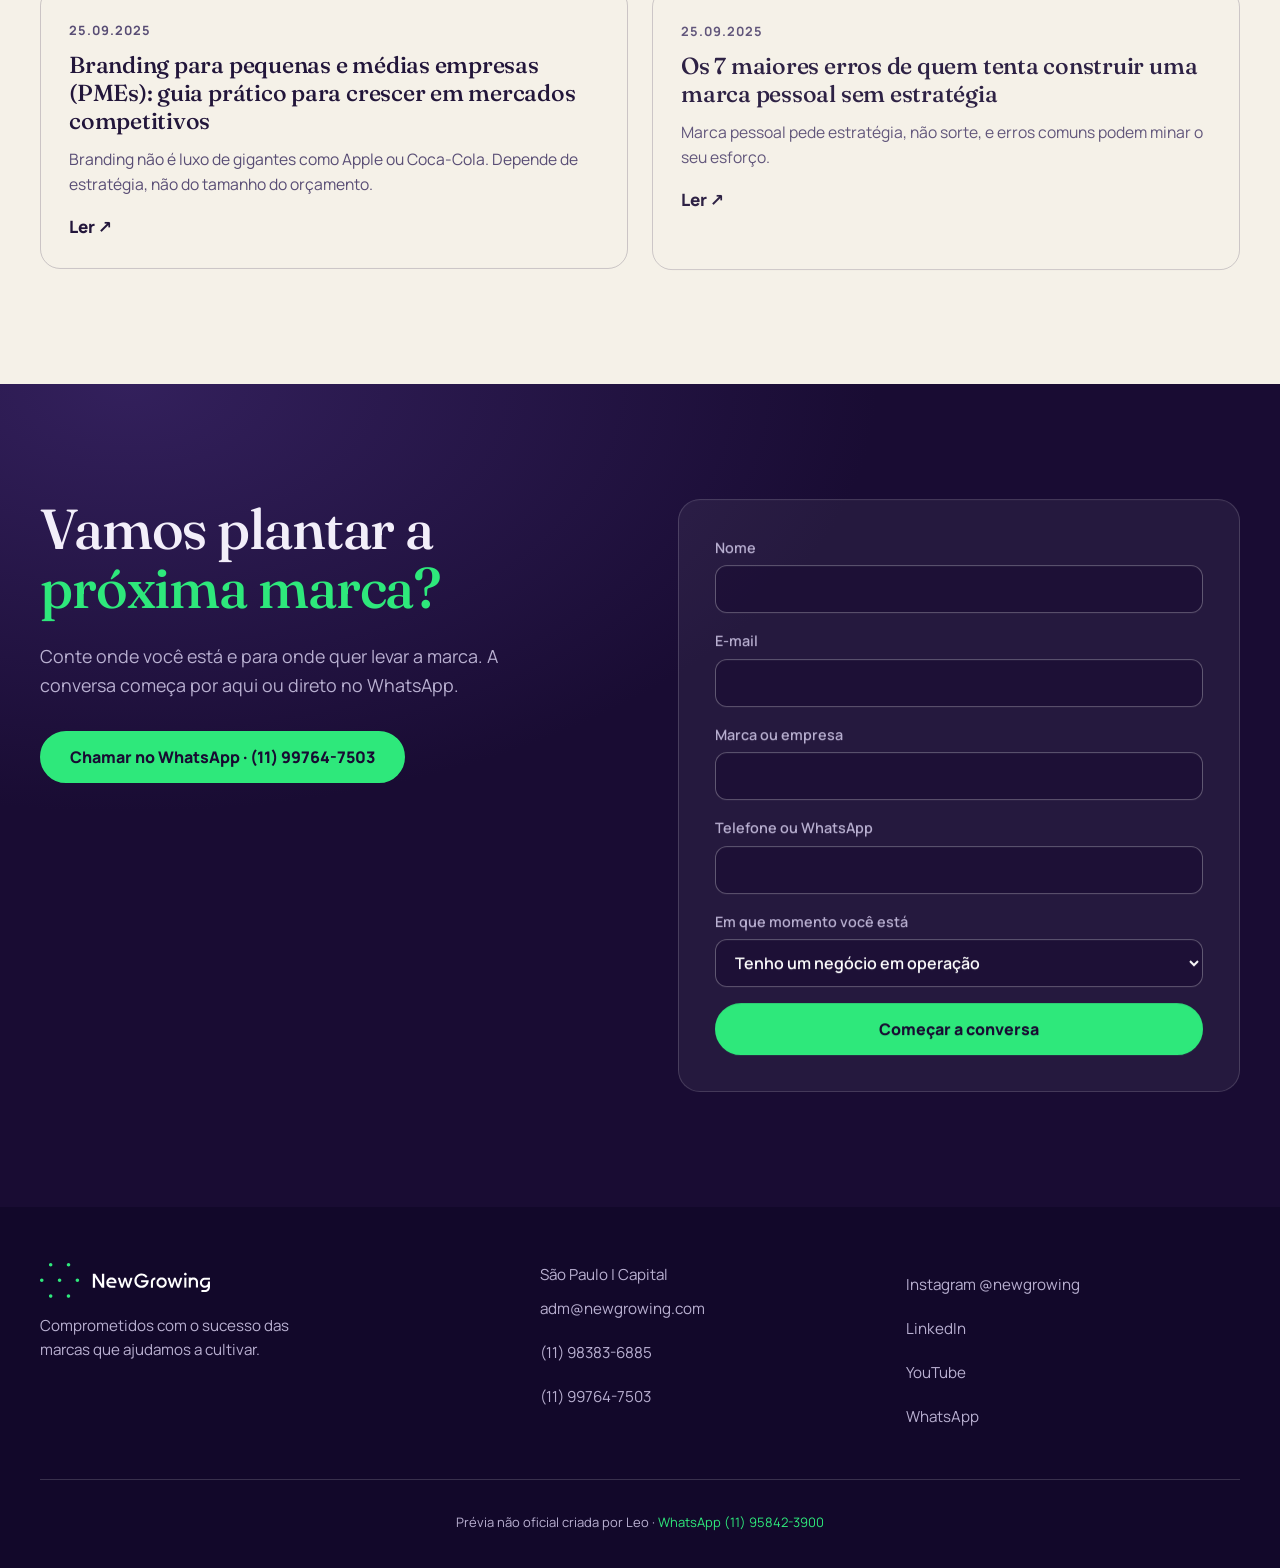
<file: newgrowing/index.html>
<!doctype html>
<html lang="pt-BR">
<head>
<meta charset="utf-8">
<meta name="viewport" content="width=device-width, initial-scale=1, viewport-fit=cover">
<title>NewGrowing Branding &amp; Design: cultivando marcas (prévia)</title>
<meta name="description" content="Prévia não oficial de uma nova home para a NewGrowing, agência de branding e design de São Paulo.">
<meta name="robots" content="noindex, nofollow">
<meta name="theme-color" content="#190c33">
<link rel="icon" href="assets/logo.svg">
<link rel="preload" href="assets/fonts/fraunces.woff2" as="font" type="font/woff2" crossorigin>
<link rel="preload" href="assets/fonts/manrope.woff2" as="font" type="font/woff2" crossorigin>
<link rel="stylesheet" href="../_kit/base.css">
<link rel="stylesheet" href="styles.css">
<script>
  // Animações só ficam "armadas" com JS e sem prefers-reduced-motion; se main.js não rodar em 2,5s, o CSS libera tudo.
  (function () {
    var d = document.documentElement;
    if (window.matchMedia && matchMedia('(prefers-reduced-motion: reduce)').matches) return;
    d.classList.add('js');
    window.__af = setTimeout(function () { d.classList.add('anim-fail'); }, 2500);
  })();
</script>
</head>
<body>
<a class="skip" href="#main">Ir para o conteúdo</a>
<div class="topbar" role="note">Prévia não oficial criada por Leo · <a href="https://wa.me/5511958423900" target="_blank" rel="noopener">WhatsApp (11) 95842-3900</a></div>

<header class="hdr">
  <div class="wrap hdr__in">
    <a class="logo" href="#top" aria-label="NewGrowing: início"><img src="assets/logo.svg" alt="NewGrowing" width="250" height="51"></a>
    <nav class="hdr__nav" aria-label="Principal">
      <a href="#jardim">Jardim</a><a href="#programas">Programas</a><a href="#metodo">Método</a><a href="#prova">Prova</a>
    </nav>
    <a class="pill" href="#contato">Fale conosco</a>
  </div>
</header>

<main id="main">
  <section class="hero" id="top">
    <div class="field" id="field" aria-hidden="true"></div>
    <div class="wrap hero__in">
      <div class="hero__copy">
        <p class="eyebrow">Branding &amp; Design · São Paulo</p>
        <h1 class="h1" id="h1">Não criamos logotipos. Posicionamos e criamos <span class="hl">marcas.</span></h1>
        <p class="lead" data-in>Branding conecta a sua marca ao seu público pela melhor estratégia. A NewGrowing cuida do caminho inteiro: do terreno à colheita.</p>
        <div class="cta" data-in>
          <a class="btn" href="#contato">Falar com a NewGrowing</a>
          <a class="btn btn--ghost" href="#jardim">Ver o jardim</a>
        </div>
      </div>
      <div class="stage" id="stage">
        <figure class="cv cv--1" data-depth="26"><img src="assets/asense.webp" alt="Identidade visual da A\sense" width="1400" height="1055" fetchpriority="high"></figure>
        <figure class="cv cv--2" data-depth="-34"><img src="assets/joar-imobi.png" alt="Identidade visual da Joar Imobi" width="1991" height="1500"></figure>
        <figure class="cv cv--3" data-depth="48"><img src="assets/bportu.webp" alt="Identidade visual da BPortu" width="1400" height="1055"></figure>
      </div>
    </div>
  </section>

  <div class="strip" aria-hidden="true">
    <ul class="marquee__track">
      <li>Posicionamento estratégico</li><li>Identidade visual</li><li>Naming</li><li>Comunicação</li><li>Marca pessoal</li><li>Startups</li>
      <li>Posicionamento estratégico</li><li>Identidade visual</li><li>Naming</li><li>Comunicação</li><li>Marca pessoal</li><li>Startups</li>
    </ul>
  </div>

  <section class="sec sec--paper" id="jardim">
    <div class="wrap">
      <header class="sec__head" data-reveal>
        <p class="eyebrow eyebrow--ink">Nosso jardim</p>
        <h2 class="h2">Marcas que ajudamos a <span class="hl">cultivar.</span></h2>
        <p class="lead lead--ink">Identidades, posicionamentos e comunicação para negócios que decidiram ser lembrados pelo que são.</p>
      </header>
      <ul class="cards">
        
        <li class="card">
          <a href="https://newgrowing.com/case-asense/" target="_blank" rel="noopener" aria-label="A\sense: Identidade visual (abre o case)">
            <div class="card__m" data-tilt><img src="assets/asense.webp" alt="Case A\sense" width="1400" height="1055" loading="lazy"></div>
            <div class="card__c"><h3>A\sense</h3><span>Identidade visual</span><i aria-hidden="true">↗</i></div>
          </a>
        </li>
        
        <li class="card">
          <a href="https://newgrowing.com/case-joar-imobi/" target="_blank" rel="noopener" aria-label="Joar Imobi: Identidade visual (abre o case)">
            <div class="card__m" data-tilt><img src="assets/joar-imobi.png" alt="Case Joar Imobi" width="1991" height="1500" loading="lazy"></div>
            <div class="card__c"><h3>Joar Imobi</h3><span>Identidade visual</span><i aria-hidden="true">↗</i></div>
          </a>
        </li>
        
        <li class="card">
          <a href="https://newgrowing.com/case-bportu/" target="_blank" rel="noopener" aria-label="BPortu: Identidade visual (abre o case)">
            <div class="card__m" data-tilt><img src="assets/bportu.webp" alt="Case BPortu" width="1400" height="1055" loading="lazy"></div>
            <div class="card__c"><h3>BPortu</h3><span>Identidade visual</span><i aria-hidden="true">↗</i></div>
          </a>
        </li>
        
        <li class="card">
          <a href="https://newgrowing.com/a-visto/" target="_blank" rel="noopener" aria-label="A.visto: Posicionamento estratégico (abre o case)">
            <div class="card__m" data-tilt><img src="assets/avisto.webp" alt="Case A.visto" width="1400" height="1055" loading="lazy"></div>
            <div class="card__c"><h3>A.visto</h3><span>Posicionamento estratégico</span><i aria-hidden="true">↗</i></div>
          </a>
        </li>
        
        <li class="card">
          <a href="https://newgrowing.com/case-tc-adv/" target="_blank" rel="noopener" aria-label="TC+ Adv: Posicionamento estratégico (abre o case)">
            <div class="card__m" data-tilt><img src="assets/tc-adv.webp" alt="Case TC+ Adv" width="1400" height="1055" loading="lazy"></div>
            <div class="card__c"><h3>TC+ Adv</h3><span>Posicionamento estratégico</span><i aria-hidden="true">↗</i></div>
          </a>
        </li>
        
        <li class="card">
          <a href="https://newgrowing.com/case-romano/" target="_blank" rel="noopener" aria-label="Romano: Identidade visual (abre o case)">
            <div class="card__m" data-tilt><img src="assets/romano.webp" alt="Case Romano" width="1400" height="788" loading="lazy"></div>
            <div class="card__c"><h3>Romano</h3><span>Identidade visual</span><i aria-hidden="true">↗</i></div>
          </a>
        </li>
        
        <li class="card">
          <a href="https://newgrowing.com/case-takao/" target="_blank" rel="noopener" aria-label="Takao: Identidade visual (abre o case)">
            <div class="card__m" data-tilt><img src="assets/takao.webp" alt="Case Takao" width="956" height="721" loading="lazy"></div>
            <div class="card__c"><h3>Takao</h3><span>Identidade visual</span><i aria-hidden="true">↗</i></div>
          </a>
        </li>
        
        <li class="card">
          <a href="https://newgrowing.com/case-monja-coen/" target="_blank" rel="noopener" aria-label="Monja Coen: Comunicação (abre o case)">
            <div class="card__m" data-tilt><img src="assets/monja-coen.png" alt="Case Monja Coen" width="958" height="721" loading="lazy"></div>
            <div class="card__c"><h3>Monja Coen</h3><span>Comunicação</span><i aria-hidden="true">↗</i></div>
          </a>
        </li>
        
      </ul>

      <h3 class="h3" data-reveal>O jardim completo</h3>
      <ul class="rows" id="rows">
        
        <li class="row" data-reveal data-img="assets/asense.webp">
          <span class="row__n">1</span>
          <span class="row__t">A\sense</span>
          <span class="row__c">Identidade visual</span>
        </li>
        
        <li class="row" data-reveal data-img="assets/joar-imobi.png">
          <span class="row__n">2</span>
          <span class="row__t">Joar Imobi</span>
          <span class="row__c">Identidade visual</span>
        </li>
        
        <li class="row" data-reveal data-img="assets/bportu.webp">
          <span class="row__n">3</span>
          <span class="row__t">BPortu</span>
          <span class="row__c">Identidade visual</span>
        </li>
        
        <li class="row" data-reveal data-img="assets/avisto.webp">
          <span class="row__n">4</span>
          <span class="row__t">A.visto</span>
          <span class="row__c">Posicionamento estratégico</span>
        </li>
        
        <li class="row" data-reveal data-img="">
          <span class="row__n">5</span>
          <span class="row__t">Tressino Arq</span>
          <span class="row__c">Posicionamento estratégico</span>
        </li>
        
        <li class="row" data-reveal data-img="assets/tc-adv.webp">
          <span class="row__n">6</span>
          <span class="row__t">TC+ Adv</span>
          <span class="row__c">Posicionamento estratégico</span>
        </li>
        
        <li class="row" data-reveal data-img="assets/romano.webp">
          <span class="row__n">7</span>
          <span class="row__t">Romano</span>
          <span class="row__c">Identidade visual</span>
        </li>
        
        <li class="row" data-reveal data-img="">
          <span class="row__n">8</span>
          <span class="row__t">Uniir | Alugue e use</span>
          <span class="row__c">Comunicação</span>
        </li>
        
        <li class="row" data-reveal data-img="">
          <span class="row__n">9</span>
          <span class="row__t">Gisele Truzzi</span>
          <span class="row__c">Identidade visual</span>
        </li>
        
        <li class="row" data-reveal data-img="assets/takao.webp">
          <span class="row__n">10</span>
          <span class="row__t">Takao</span>
          <span class="row__c">Identidade visual</span>
        </li>
        
        <li class="row" data-reveal data-img="">
          <span class="row__n">11</span>
          <span class="row__t">C2T Adv</span>
          <span class="row__c">Identidade visual</span>
        </li>
        
        <li class="row" data-reveal data-img="assets/monja-coen.png">
          <span class="row__n">12</span>
          <span class="row__t">Monja Coen</span>
          <span class="row__c">Comunicação</span>
        </li>
        
      </ul>
    </div>
    <div class="peek" id="peek" aria-hidden="true"><img alt=""></div>
  </section>

  <section class="sec sec--ink" id="programas">
    <div class="wrap">
      <header class="sec__head" data-reveal>
        <p class="eyebrow">Por onde começar</p>
        <h2 class="h2">Cada marca começa num <span class="hl">ponto diferente.</span></h2>
        <p class="lead">Para quem já tem negócio, para quem está criando uma startup e para quem é a própria marca.</p>
      </header>
      <ul class="progs">
        
        <li class="prog" data-reveal data-tilt>
          <span class="prog__tag">Para PMEs e empresas</span>
          <h3 class="prog__t">Branding</h3>
          <p>Estratégia de marca consistente e alinhada aos objetivos do negócio, para sustentar crescimento e expansão. Para donos de negócio, médicos, dentistas, advogados e empresas que precisam de direção, revitalização ou transformação.</p>
          <ul class="prog__l"><li>Modelo de negócio</li><li>Posicionamento estratégico e pesquisa de mercado</li><li>Naming e identidade visual</li><li>Materiais de marca e de marketing</li></ul>
        </li>
        
        <li class="prog" data-reveal data-tilt>
          <span class="prog__tag">Para startups</span>
          <h3 class="prog__t">GrowUP</h3>
          <p>A startup de hoje será a marca de sucesso de amanhã. Estratégia, naming, identidade e materiais de venda para uma marca que se torna conhecida.</p>
          <ul class="prog__l"><li>Tutor UP: estruturação do MVP e do modelo de negócio</li><li>Naming UP: pesquisa de nome e registro no INPI</li><li>Brand UP: atributos, personalidade e identidade visual</li><li>Sales UP: kit de comunicação para clientes e investidores</li></ul>
        </li>
        
        <li class="prog" data-reveal data-tilt>
          <span class="prog__tag">Para empreendedores</span>
          <h3 class="prog__t">GrowYOU</h3>
          <p>Você se torna uma marca forte quando se posiciona com estratégia. Para quem tem uma ideia de negócio ou já empreende e precisa construir marca pessoal.</p>
          <ul class="prog__l"><li>Tutor YOU: orientação para estruturar negócio e marca pessoal</li><li>Naming YOU e Brand YOU: estratégia de design e identidade</li><li>Sales YOU: kit de comunicação personalizável</li></ul>
        </li>
        
      </ul>
    </div>
  </section>

  <section class="sec sec--sand" id="metodo">
    <div class="wrap method">
      <header class="sec__head" data-reveal>
        <p class="eyebrow eyebrow--ink">Método</p>
        <h2 class="h2">Não basta plantar. Para colher é preciso <span class="hl">cultivar.</span></h2>
      </header>
      <ol class="stem" id="stem">
        
        <li class="step" data-reveal><span class="step__n">01</span><h3>Preparar o terreno</h3><p>Desenho do modelo de negócio, posicionamento estratégico, mapeamento de mercado, análise de cenários e o que mais o negócio pedir.</p></li>
        
        <li class="step" data-reveal><span class="step__n">02</span><h3>Semear</h3><p>Criação do nome e/ou da identidade visual, com os materiais que ajudam a empresa a crescer.</p></li>
        
        <li class="step" data-reveal><span class="step__n">03</span><h3>Cultivar</h3><p>A NewGrowing como o departamento de branding terceirizado do cliente: conduz o processo estratégico e criativo, engaja as pessoas e monta o plano tático de comunicação e marketing.</p></li>
        
      </ol>
    </div>
  </section>

  <section class="sec sec--paper" id="prova">
    <div class="wrap">
      <header class="sec__head" data-reveal>
        <p class="eyebrow eyebrow--ink">Prova</p>
        <h2 class="h2">Quem cultivou com a gente <span class="hl">conta.</span></h2>
      </header>
      <div class="proof">
        <div class="rating" data-reveal>
          <span class="rating__n">50</span>
          <span class="rating__t">avaliações no Google</span>
        </div>
        <div class="yt" data-reveal>
          <h3>Clientes falando do trabalho</h3>
          <p>A melhor forma de mostrar o resultado estratégico é ouvir quem viveu o processo. Veja no canal da NewGrowing no YouTube.</p>
          <a class="btn btn--ink" href="https://www.youtube.com/channel/UCAdEsxUb_BoqnORkqhvOggw/videos" target="_blank" rel="noopener">Abrir o canal</a>
        </div>
        <figure class="quote is-placeholder" data-reveal>
          <span class="ph">Depoimento de exemplo — substituir pelo de vocês</span>
          <blockquote>Texto do depoimento de um cliente entra aqui.</blockquote>
          <figcaption><strong>Nome do cliente</strong> · Marca e segmento</figcaption>
        </figure>
      </div>
      <h3 class="h3" data-reveal>Publicações</h3>
      <ul class="pubs">
        
        <li class="pub" data-reveal>
          <a href="https://newgrowing.com/branding-para-pequenas-e-medias-empresas-pmes-guia-pratico-para-crescer-em-mercados-competitivos/" target="_blank" rel="noopener">
            <time>25.09.2025</time>
            <h4>Branding para pequenas e médias empresas (PMEs): guia prático para crescer em mercados competitivos</h4>
            <p>Branding não é luxo de gigantes como Apple ou Coca-Cola. Depende de estratégia, não do tamanho do orçamento.</p>
            <span class="pub__go" aria-hidden="true">Ler ↗</span>
          </a>
        </li>
        
        <li class="pub" data-reveal>
          <a href="https://newgrowing.com/os-7-maiores-erros-de-quem-tenta-construir-uma-marca-pessoal-sem-estrategia/" target="_blank" rel="noopener">
            <time>25.09.2025</time>
            <h4>Os 7 maiores erros de quem tenta construir uma marca pessoal sem estratégia</h4>
            <p>Marca pessoal pede estratégia, não sorte, e erros comuns podem minar o seu esforço.</p>
            <span class="pub__go" aria-hidden="true">Ler ↗</span>
          </a>
        </li>
        
      </ul>
    </div>
  </section>

  <section class="sec final" id="contato">
    <div class="wrap final__in">
      <div data-reveal>
        <h2 class="h2">Vamos plantar a <span class="hl">próxima marca?</span></h2>
        <p class="lead">Conte onde você está e para onde quer levar a marca. A conversa começa por aqui ou direto no WhatsApp.</p>
        <a class="btn" href="https://wa.me/5511997647503" target="_blank" rel="noopener">Chamar no WhatsApp · (11) 99764-7503</a>
      </div>
      <form class="form" id="form" data-reveal novalidate>
        <label>Nome<input name="nome" autocomplete="name" required></label>
        <label>E-mail<input name="email" type="email" autocomplete="email" required></label>
        <label>Marca ou empresa<input name="empresa" autocomplete="organization"></label>
        <label>Telefone ou WhatsApp<input name="tel" type="tel" autocomplete="tel"></label>
        <label>Em que momento você está
          <select name="momento"><option>Tenho um negócio em operação</option><option>Estou criando uma startup</option><option>Quero construir minha marca pessoal</option><option>Ainda não sei por onde começar</option></select>
        </label>
        <button class="btn" type="submit">Começar a conversa</button>
        <p class="form__msg" id="formMsg" role="status" hidden>Isto é uma prévia: nada foi enviado.</p>
      </form>
    </div>
  </section>
</main>

<footer class="ftr">
  <div class="wrap ftr__in">
    <div>
      <img src="assets/logo.svg" alt="NewGrowing" width="250" height="51" loading="lazy">
      <p>Comprometidos com o sucesso das marcas que ajudamos a cultivar.</p>
    </div>
    <ul>
      <li>São Paulo | Capital</li>
      <li><a href="mailto:adm@newgrowing.com">adm@newgrowing.com</a></li>
      <li><a href="tel:+5511983836885">(11) 98383-6885</a></li><li><a href="tel:+5511997647503">(11) 99764-7503</a></li>
    </ul>
    <ul>
      <li><a href="https://www.instagram.com/newgrowing/" target="_blank" rel="noopener">Instagram @newgrowing</a></li>
      <li><a href="https://www.linkedin.com/company/newgrowing-design-&amp;-branding/about/" target="_blank" rel="noopener">LinkedIn</a></li>
      <li><a href="https://www.youtube.com/channel/UCAdEsxUb_BoqnORkqhvOggw/videos" target="_blank" rel="noopener">YouTube</a></li>
      <li><a href="https://wa.me/5511997647503" target="_blank" rel="noopener">WhatsApp</a></li>
    </ul>
  </div>
  <p class="wrap disclaimer">Prévia não oficial criada por Leo · <a href="https://wa.me/5511958423900" target="_blank" rel="noopener">WhatsApp (11) 95842-3900</a></p>
</footer>

<script src="../_vendor/gsap.min.js" defer></script>
<script src="../_kit/kit.js" defer></script>
<script src="main.js" defer></script>
</body>
</html>
</file>
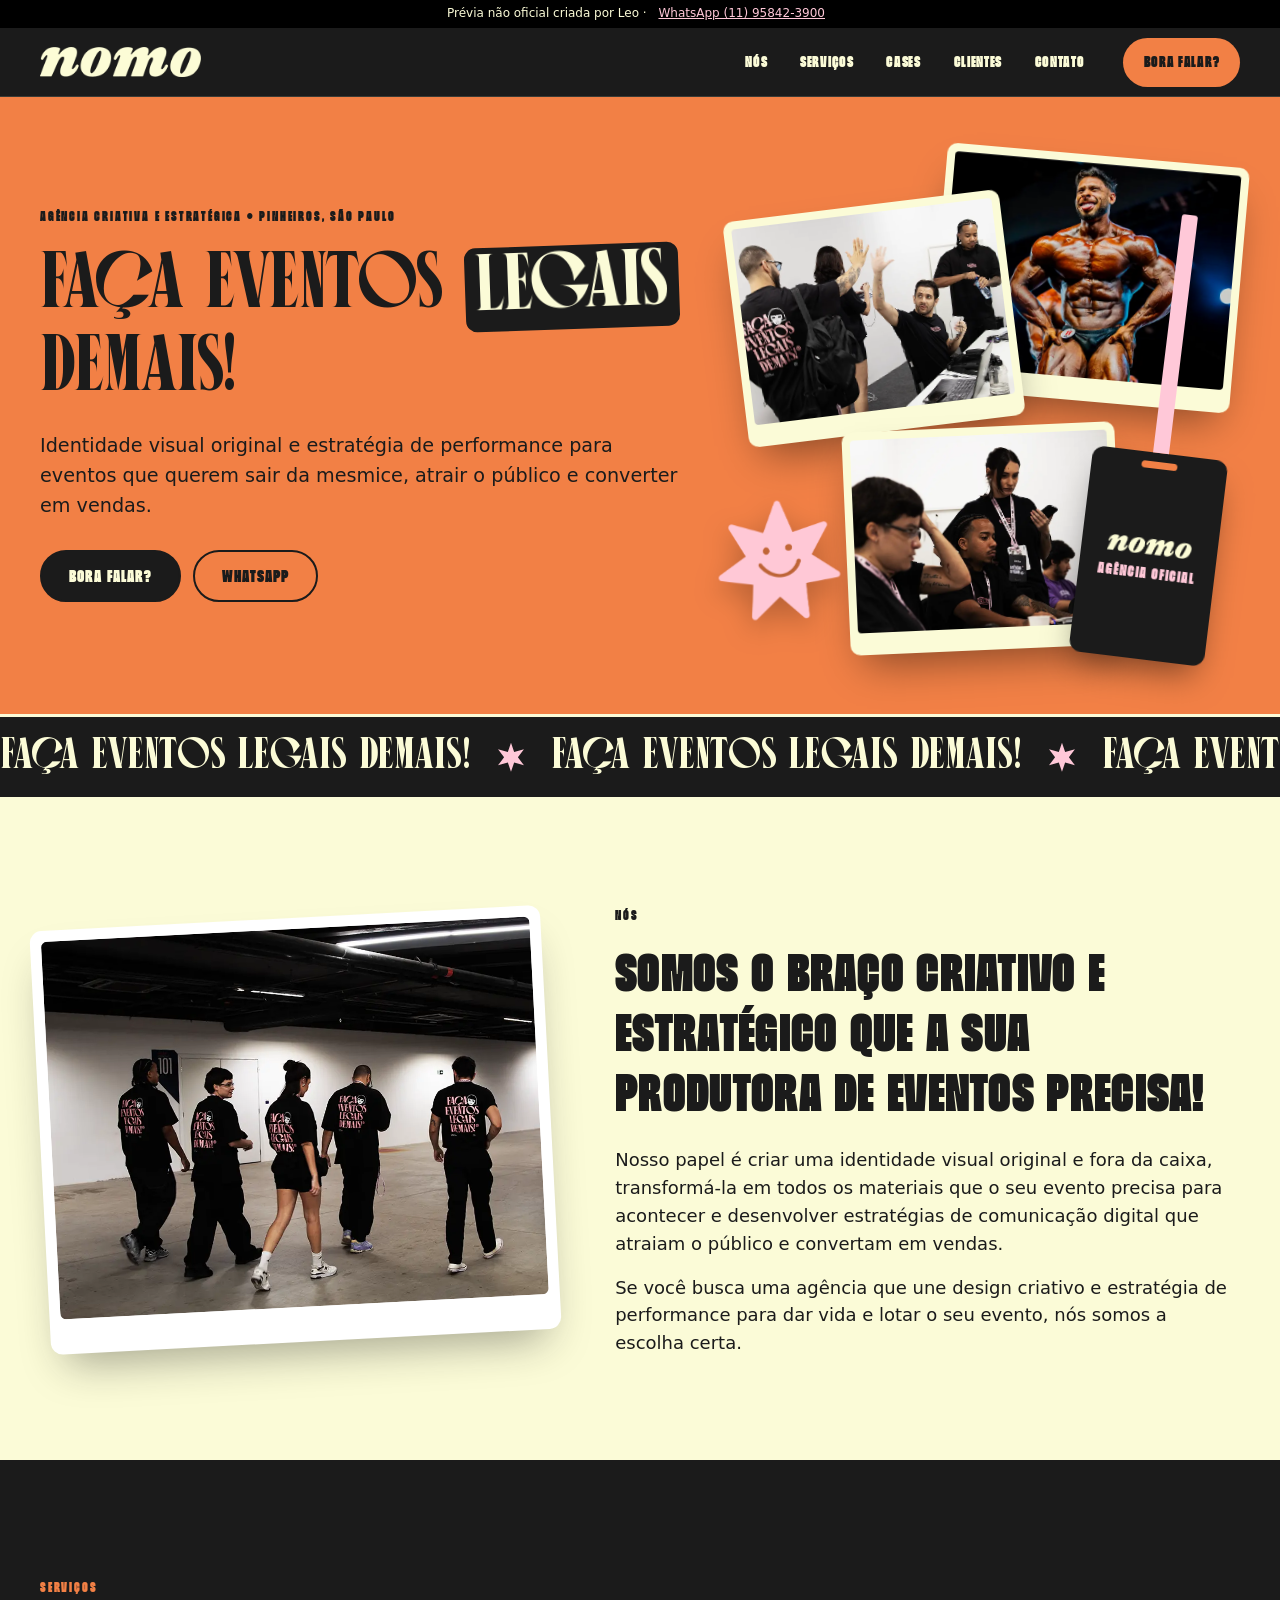
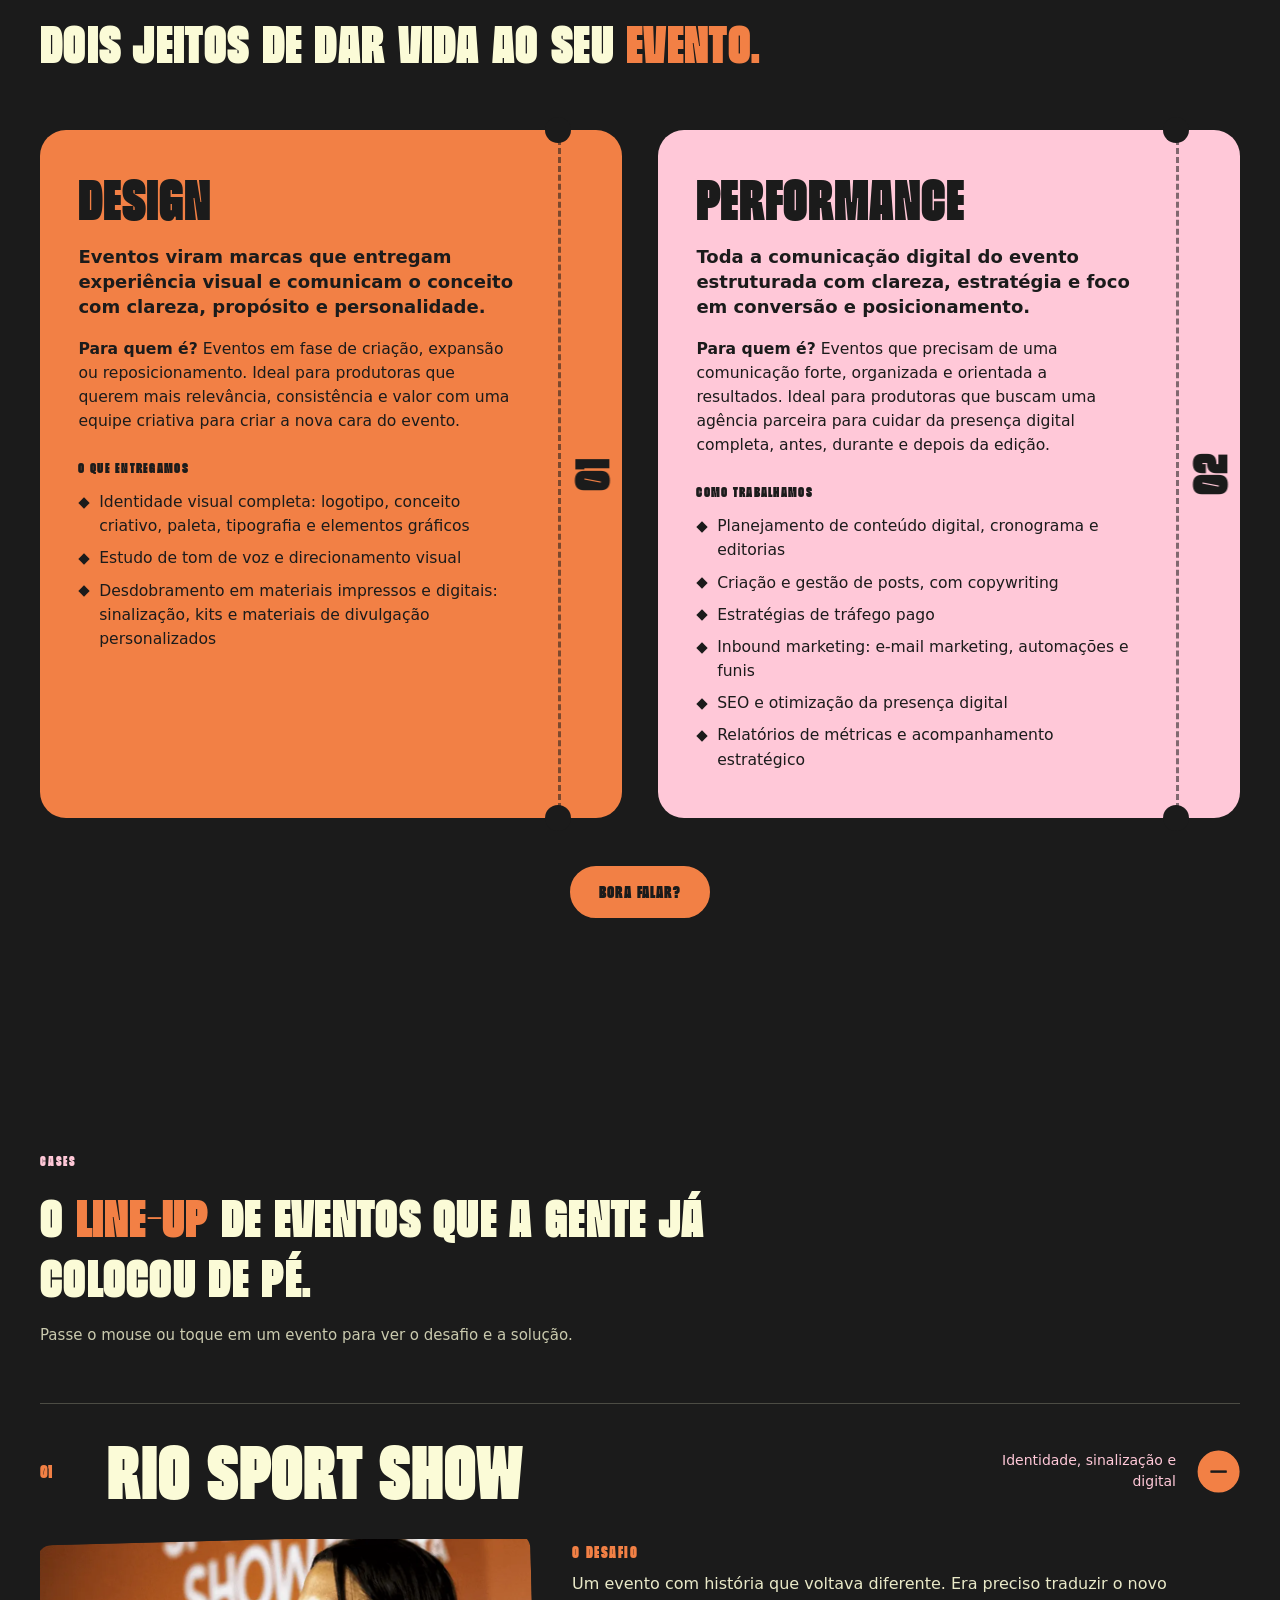
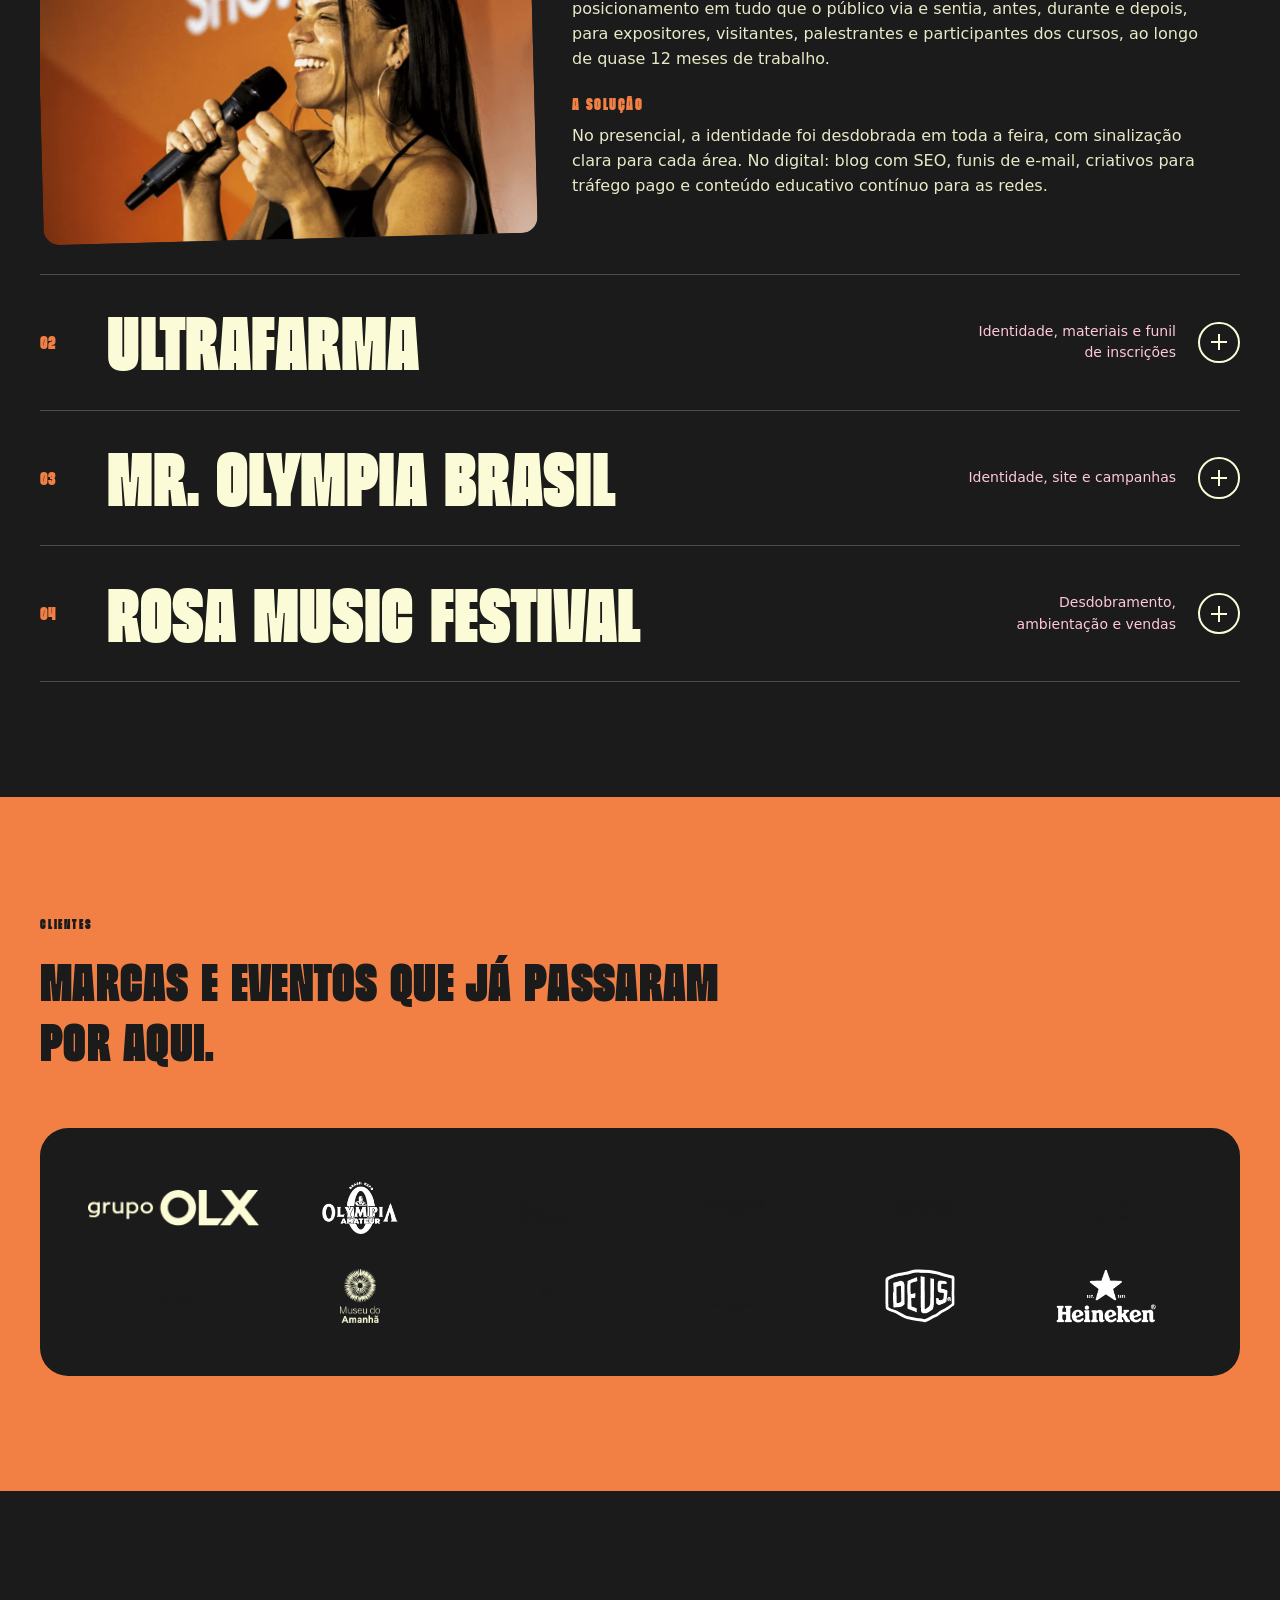
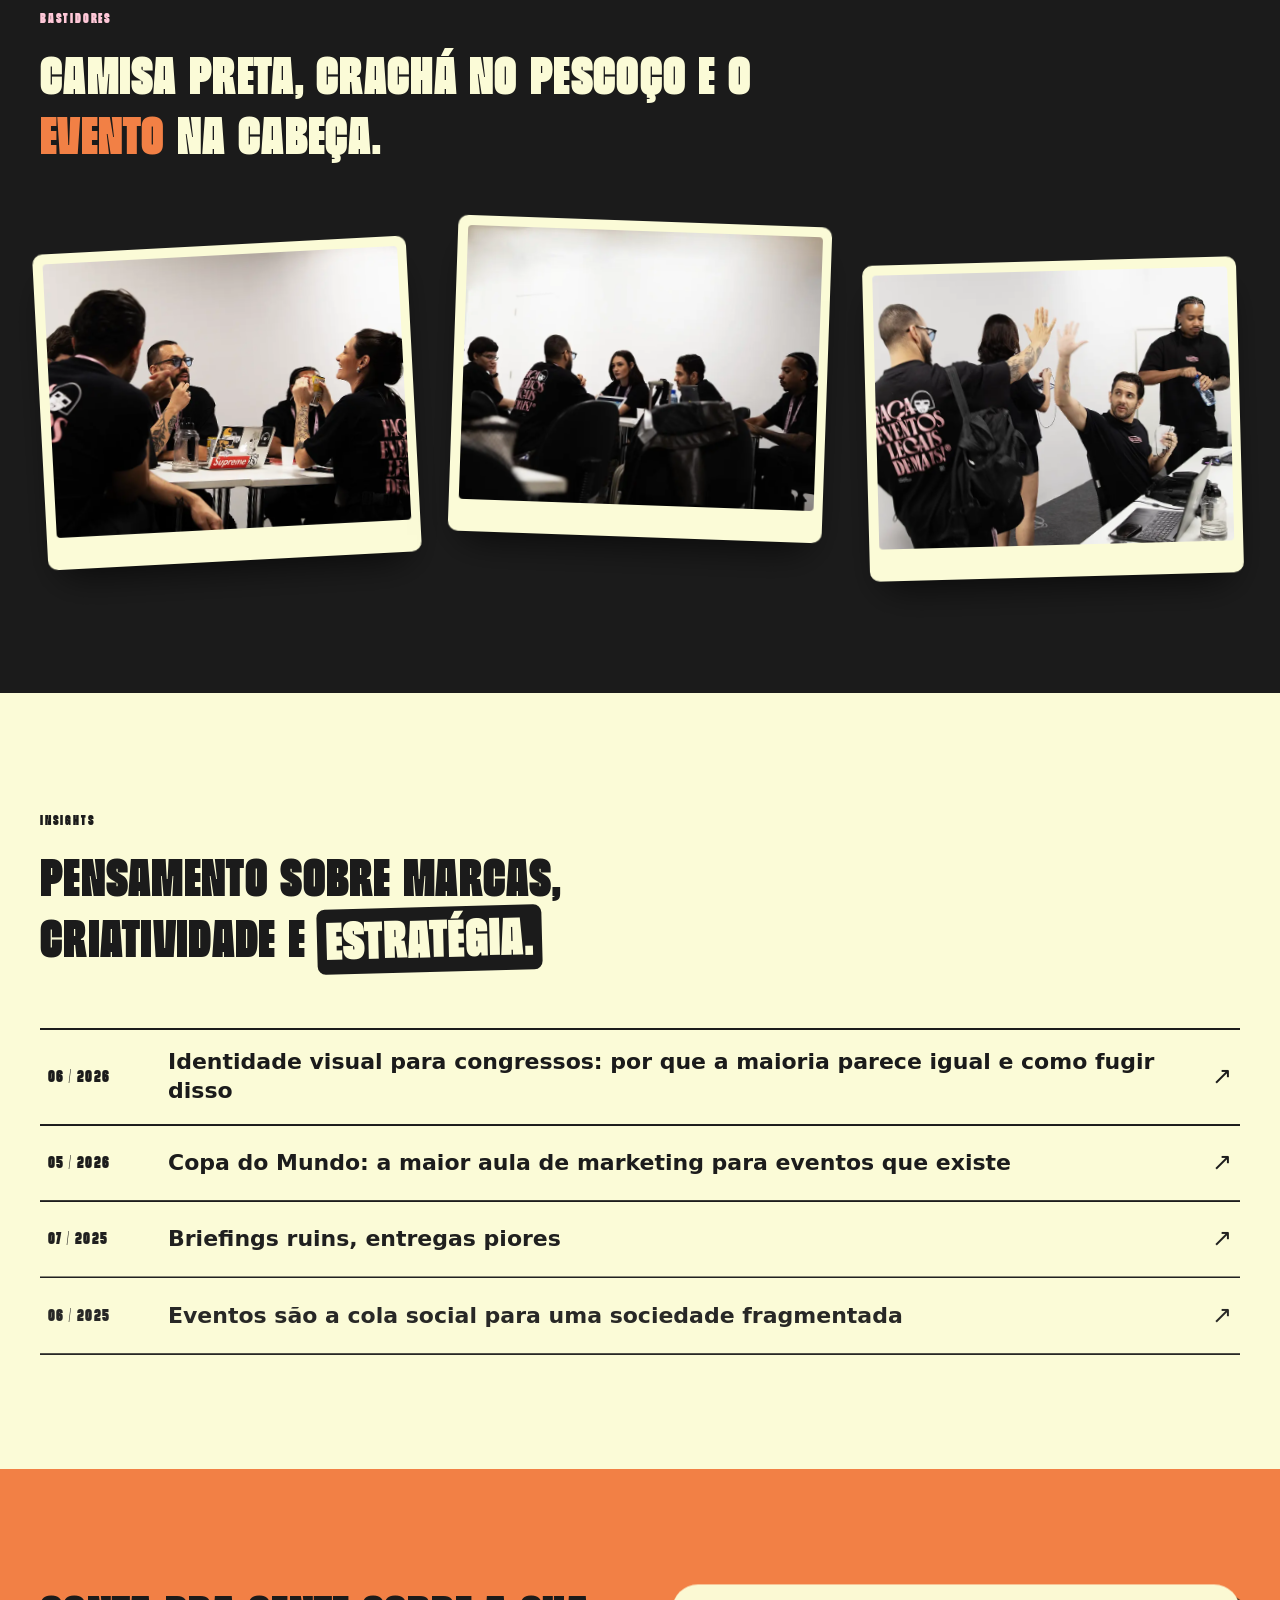
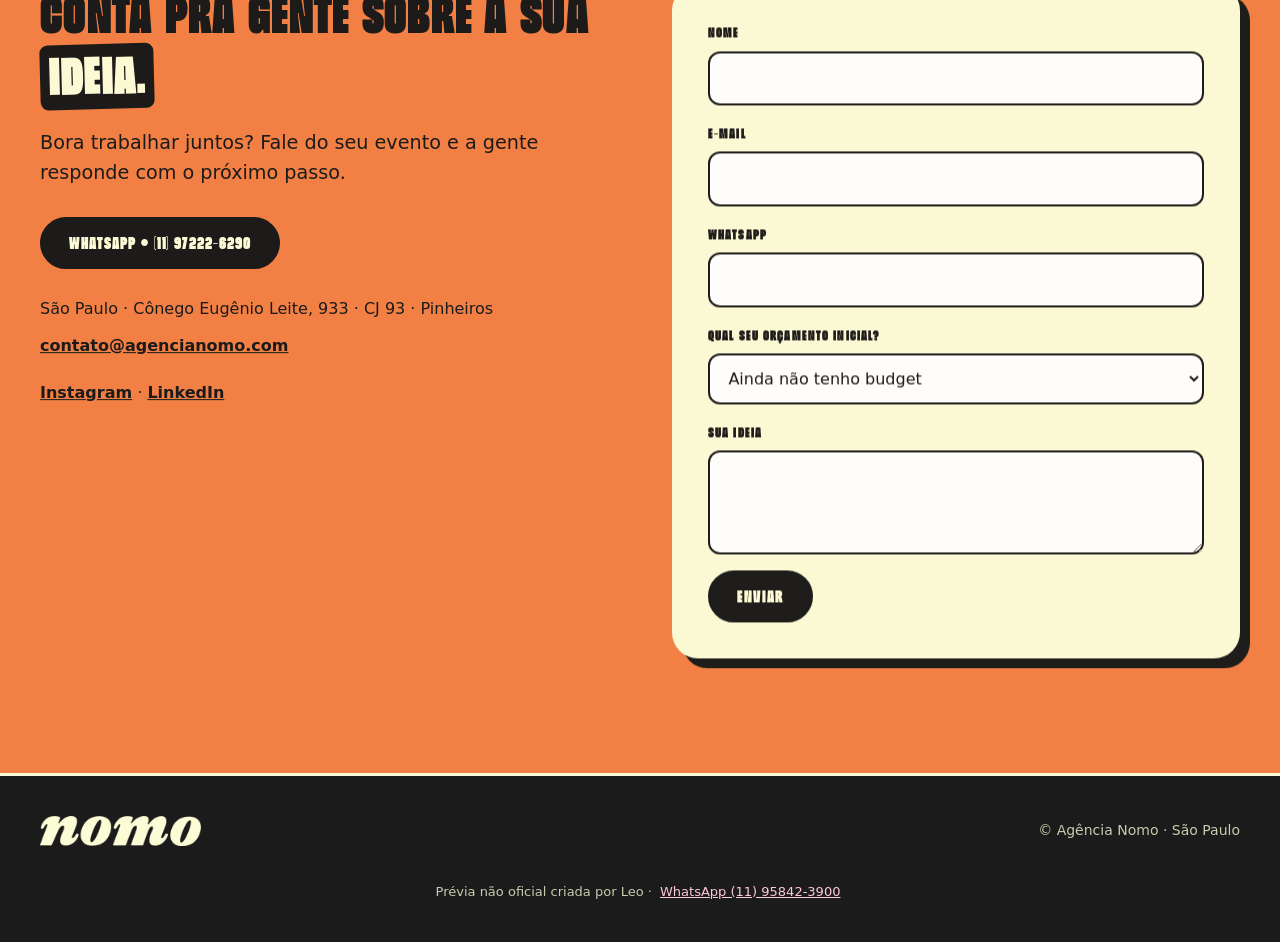
<file: nomo/index.html>
<!doctype html>
<html lang="pt-BR">
<head>
<meta charset="utf-8">
<meta name="viewport" content="width=device-width, initial-scale=1, viewport-fit=cover">
<title>Agência Nomo — Faça eventos legais demais (prévia)</title>
<meta name="description" content="Prévia não oficial de uma nova home para a Agência Nomo: identidade e performance para eventos que querem sair da mesmice.">
<meta name="robots" content="noindex, nofollow">
<meta name="theme-color" content="#1b1b1b">
<link rel="icon" href="assets/star.png">
<link rel="preload" href="assets/fonts/jaoren.woff2" as="font" type="font/woff2" crossorigin>
<link rel="preload" href="assets/fonts/beni-black.ttf" as="font" type="font/ttf" crossorigin>
<link rel="stylesheet" href="../_kit/base.css">
<link rel="stylesheet" href="styles.css">
<script>
  // Animações só ficam "armadas" com JS e sem prefers-reduced-motion; se main.js não rodar em 2,5s, o CSS libera tudo.
  (function () {
    var d = document.documentElement;
    if (window.matchMedia && matchMedia('(prefers-reduced-motion: reduce)').matches) return;
    d.classList.add('js');
    window.__af = setTimeout(function () { d.classList.add('anim-fail'); }, 2500);
  })();
</script>
</head>
<body>
<a class="skip" href="#main">Ir para o conteúdo</a>
<div class="pv-bar topbar" role="note">Prévia não oficial criada por Leo · <a href="https://wa.me/5511958423900" target="_blank" rel="noopener">WhatsApp (11) 95842-3900</a></div>

<div class="curtain" id="curtain" aria-hidden="true"><i class="curtain__l"></i><i class="curtain__r"></i></div>

<header class="hdr">
  <div class="wrap hdr__in">
    <a class="logo" href="#top" aria-label="Agência Nomo — início"><img src="assets/logo-offwhite.png" alt="Nomo" width="398" height="74"></a>
    <nav class="hdr__nav" aria-label="Principal">
      <a href="#nos">Nós</a><a href="#servicos">Serviços</a><a href="#cases">Cases</a><a href="#clientes">Clientes</a><a href="#contato">Contato</a>
    </nav>
    <a class="pill" href="#contato">Bora falar?</a>
  </div>
</header>

<main id="main">
  <section class="hero" id="top">
    <div class="wrap hero__in">
      <div class="hero__copy">
        <p class="eyebrow eyebrow--ink" data-in>Agência criativa e estratégica · Pinheiros, São Paulo</p>
        <h1 class="h1" id="h1">Faça eventos <span class="hl">legais</span> demais!</h1>
        <p class="lead" data-in>Identidade visual original e estratégia de performance para eventos que querem sair da mesmice, atrair o público e converter em vendas.</p>
        <div class="cta" data-in>
          <a class="btn btn--ink" href="#contato">Bora falar?</a>
          <a class="btn btn--line" href="https://wa.me/5511972226290" target="_blank" rel="noopener">WhatsApp</a>
        </div>
      </div>
      <div class="fan" id="fan">
        
        <figure class="fan__c fan__c--1" data-depth="1"><img src="assets/p1.webp" alt="Equipe da Nomo comemorando com um high five no escritório" width="881" height="681"></figure>
        
        <figure class="fan__c fan__c--2" data-depth="2"><img src="assets/capa-olympia.webp" alt="Atleta no palco do Mr. Olympia Brasil" width="1000" height="608"></figure>
        
        <figure class="fan__c fan__c--3" data-depth="3"><img src="assets/p3.webp" alt="Equipe da Nomo trabalhando com crachá no pescoço" width="881" height="681"></figure>
        
        <div class="badge" data-depth="4" aria-hidden="true">
          <span class="badge__hole"></span>
          <img src="assets/logo-offwhite.png" alt="" width="398" height="74">
          <b>Agência oficial</b>
        </div>
        <img class="fan__star" id="star" data-depth="5" src="assets/star.png" alt="" width="660" height="648">
      </div>
    </div>
  </section>

  <div class="band" aria-hidden="true">
    <div class="marquee">
      <div class="marquee__track">
        <span>Faça eventos legais demais!</span><i></i><span>Faça eventos legais demais!</span><i></i><span>Faça eventos legais demais!</span><i></i><span>Faça eventos legais demais!</span><i></i>
        <span aria-hidden="true">Faça eventos legais demais!</span><i></i><span aria-hidden="true">Faça eventos legais demais!</span><i></i><span aria-hidden="true">Faça eventos legais demais!</span><i></i><span aria-hidden="true">Faça eventos legais demais!</span><i></i>
      </div>
    </div>
  </div>

  <section class="about" id="nos">
    <div class="wrap about__in">
      <figure class="about__ph" data-reveal>
        <img src="assets/p4.webp" alt="Equipe da Nomo caminhando por um corredor de evento, de camisa preta com a frase Faça eventos legais demais" width="881" height="681" loading="lazy">
      </figure>
      <div class="about__tx">
        <p class="eyebrow eyebrow--ink" data-reveal>Nós</p>
        <h2 class="h2" data-reveal>Somos o braço criativo e estratégico que a sua produtora de eventos precisa!</h2>
        <p data-reveal>Nosso papel é criar uma identidade visual original e fora da caixa, transformá-la em todos os materiais que o seu evento precisa para acontecer e desenvolver estratégias de comunicação digital que atraiam o público e convertam em vendas.</p>
        <p data-reveal>Se você busca uma agência que une design criativo e estratégia de performance para dar vida e lotar o seu evento, nós somos a escolha certa.</p>
      </div>
    </div>
  </section>

  <section class="sec sec--dark" id="servicos">
    <div class="wrap">
      <header class="sec__head" data-reveal>
        <p class="eyebrow">Serviços</p>
        <h2 class="h2 h2--cream">Dois jeitos de dar vida ao seu <span class="hl">evento.</span></h2>
      </header>
      <ul class="tickets">
        
        <li class="ticket" data-reveal data-tilt>
          <div class="ticket__main">
            <h3 class="ticket__name">Design</h3>
            <p class="ticket__lead">Eventos viram marcas que entregam experiência visual e comunicam o conceito com clareza, propósito e personalidade.</p>
            <p class="ticket__for"><b>Para quem é?</b> Eventos em fase de criação, expansão ou reposicionamento. Ideal para produtoras que querem mais relevância, consistência e valor com uma equipe criativa para criar a nova cara do evento.</p>
            <p class="ticket__lt">O que entregamos</p>
            <ul class="ticket__list"><li>Identidade visual completa: logotipo, conceito criativo, paleta, tipografia e elementos gráficos</li><li>Estudo de tom de voz e direcionamento visual</li><li>Desdobramento em materiais impressos e digitais: sinalização, kits e materiais de divulgação personalizados</li></ul>
          </div>
          <div class="ticket__stub" aria-hidden="true"><span>01</span></div>
        </li>
        
        <li class="ticket" data-reveal data-tilt>
          <div class="ticket__main">
            <h3 class="ticket__name">Performance</h3>
            <p class="ticket__lead">Toda a comunicação digital do evento estruturada com clareza, estratégia e foco em conversão e posicionamento.</p>
            <p class="ticket__for"><b>Para quem é?</b> Eventos que precisam de uma comunicação forte, organizada e orientada a resultados. Ideal para produtoras que buscam uma agência parceira para cuidar da presença digital completa, antes, durante e depois da edição.</p>
            <p class="ticket__lt">Como trabalhamos</p>
            <ul class="ticket__list"><li>Planejamento de conteúdo digital, cronograma e editorias</li><li>Criação e gestão de posts, com copywriting</li><li>Estratégias de tráfego pago</li><li>Inbound marketing: e-mail marketing, automações e funis</li><li>SEO e otimização da presença digital</li><li>Relatórios de métricas e acompanhamento estratégico</li></ul>
          </div>
          <div class="ticket__stub" aria-hidden="true"><span>02</span></div>
        </li>
        
      </ul>
      <p class="more" data-reveal><a class="btn" href="#contato">Bora falar?</a></p>
    </div>
  </section>

  <section class="sec sec--cases" id="cases">
    <div class="wrap">
      <header class="sec__head" data-reveal>
        <p class="eyebrow eyebrow--pink">Cases</p>
        <h2 class="h2 h2--cream">O <span class="hl">line-up</span> de eventos que a gente já colocou de pé.</h2>
        <p class="hint">Passe o mouse ou toque em um evento para ver o desafio e a solução.</p>
      </header>
      <ul class="lu" id="lu">
        
        <li class="lu__row" data-img="assets/capa-rio.webp" data-reveal>
          <button class="lu__btn" type="button" aria-expanded="true" aria-controls="case-1">
            <span class="lu__n">01</span>
            <span class="lu__name">Rio Sport Show</span>
            <span class="lu__tag">Identidade, sinalização e digital</span>
            <span class="lu__plus" aria-hidden="true"></span>
          </button>
          <div class="lu__panel" id="case-1">
            <div class="lu__in">
              <img src="assets/capa-rio.webp" alt="Capa do case Rio Sport Show" width="1000" height="608" loading="lazy">
              <div class="lu__tx">
                <h3>O desafio</h3><p>Um evento com história que voltava diferente. Era preciso traduzir o novo posicionamento em tudo que o público via e sentia, antes, durante e depois, para expositores, visitantes, palestrantes e participantes dos cursos, ao longo de quase 12 meses de trabalho.</p>
                <h3>A solução</h3><p>No presencial, a identidade foi desdobrada em toda a feira, com sinalização clara para cada área. No digital: blog com SEO, funis de e-mail, criativos para tráfego pago e conteúdo educativo contínuo para as redes.</p>
              </div>
            </div>
          </div>
        </li>
        
        <li class="lu__row" data-img="assets/capa-ultrafarma.webp" data-reveal>
          <button class="lu__btn" type="button" aria-expanded="true" aria-controls="case-2">
            <span class="lu__n">02</span>
            <span class="lu__name">Ultrafarma</span>
            <span class="lu__tag">Identidade, materiais e funil de inscrições</span>
            <span class="lu__plus" aria-hidden="true"></span>
          </button>
          <div class="lu__panel" id="case-2">
            <div class="lu__in">
              <img src="assets/capa-ultrafarma.webp" alt="Participantes do evento Ultrafarma exibindo medalhas" width="1000" height="608" loading="lazy">
              <div class="lu__tx">
                <h3>O desafio</h3><p>Equilibrar dois mundos num mesmo evento: a adrenalina do esporte e a sensibilidade de uma causa social, com a mesma intensidade. Além da identidade, a estratégia do funil de inscrições precisava sair em pouco tempo.</p>
                <h3>A solução</h3><p>Identidade visual exclusiva e materiais gráficos: backdrops, kits de prova, medalhas e ativações no local. Nas redes, conteúdo para ampliar a mensagem e atrair participantes engajados, com tráfego pago para visibilidade e conversão.</p>
              </div>
            </div>
          </div>
        </li>
        
        <li class="lu__row" data-img="assets/capa-olympia.webp" data-reveal>
          <button class="lu__btn" type="button" aria-expanded="true" aria-controls="case-3">
            <span class="lu__n">03</span>
            <span class="lu__name">Mr. Olympia Brasil</span>
            <span class="lu__tag">Identidade, site e campanhas</span>
            <span class="lu__plus" aria-hidden="true"></span>
          </button>
          <div class="lu__panel" id="case-3">
            <div class="lu__in">
              <img src="assets/capa-olympia.webp" alt="Atleta no palco do Mr. Olympia Brasil Expo" width="1000" height="608" loading="lazy">
              <div class="lu__tx">
                <h3>O desafio</h3><p>Uma identidade à altura de um evento com história e público fiel: um conceito novo e fora do padrão, que reforça o evento como uma das principais plataformas de negócios do setor fitness e cria conexão real com quem vive esse universo.</p>
                <h3>A solução</h3><p>O logo original foi mantido e toda a identidade foi reconstruída do zero. No digital: conteúdo para redes, campanhas de e-mail marketing e o novo site do evento. No presencial: sinalização e materiais visuais e estratégicos da feira.</p>
              </div>
            </div>
          </div>
        </li>
        
        <li class="lu__row" data-img="assets/capa-rosa.webp" data-reveal>
          <button class="lu__btn" type="button" aria-expanded="true" aria-controls="case-4">
            <span class="lu__n">04</span>
            <span class="lu__name">Rosa Music Festival</span>
            <span class="lu__tag">Desdobramento, ambientação e vendas</span>
            <span class="lu__plus" aria-hidden="true"></span>
          </button>
          <div class="lu__panel" id="case-4">
            <div class="lu__in">
              <img src="assets/capa-rosa.webp" alt="Duas pessoas fazendo uma selfie no Rosa Music Festival" width="1000" height="608" loading="lazy">
              <div class="lu__tx">
                <h3>O desafio</h3><p>A produção chamou a Nomo poucos meses antes do festival para estruturar toda a comunicação, online e offline: desdobrar a identidade existente, criar materiais de ambientação e sinalização e montar uma estratégia de vendas e branding digital.</p>
                <h3>A solução</h3><p>Desdobramentos para todas as peças do evento: sinalização, comunicação de palco e ativações de marca. No digital, funil com foco em conversão, campanhas segmentadas, automações de e-mail e conteúdo sobre a Praia do Rosa para o verão.</p>
              </div>
            </div>
          </div>
        </li>
        
      </ul>
    </div>
    <div class="peek" id="peek" aria-hidden="true"><img alt=""></div>
  </section>

  <section class="sec sec--orange" id="clientes">
    <div class="wrap">
      <header class="sec__head" data-reveal>
        <p class="eyebrow eyebrow--ink">Clientes</p>
        <h2 class="h2">Marcas e eventos que já passaram por aqui.</h2>
      </header>
    </div>
    <div class="logos wrap" data-reveal>
      <ul>
        <li><img src="assets/cli-olx.png" alt="Grupo OLX" loading="lazy" height="56"></li><li><img src="assets/cli-logo-olympia.png" alt="Olympia" loading="lazy" height="56"></li><li><img src="assets/cli-rio-sport-show.png" alt="Rio Sport Show" loading="lazy" height="56"></li><li><img src="assets/cli-arnold.png" alt="Arnold Sports Festival" loading="lazy" height="56"></li><li><img src="assets/cli-ultrafarma.png" alt="Ultrafarma" loading="lazy" height="56"></li><li><img src="assets/cli-rosa.png" alt="Rosa Music Festival" loading="lazy" height="56"></li><li><img src="assets/cli-redley.png" alt="Redley" loading="lazy" height="56"></li><li><img src="assets/cli-museu.png" alt="Museu do Amanhã" loading="lazy" height="56"></li><li><img src="assets/cli-advanta.png" alt="Advanta" loading="lazy" height="56"></li><li><img src="assets/cli-hadassah.png" alt="Hadassah Brasil" loading="lazy" height="56"></li><li><img src="assets/cli-logo-deus.png" alt="Deus" loading="lazy" height="56"></li><li><img src="assets/cli-heineken-1.png" alt="Heineken" loading="lazy" height="56"></li>
      </ul>
    </div>
  </section>

  <section class="sec sec--dark team" id="bastidores">
    <div class="wrap">
      <header class="sec__head" data-reveal>
        <p class="eyebrow eyebrow--pink">Bastidores</p>
        <h2 class="h2 h2--cream">Camisa preta, crachá no pescoço e o <span class="hl">evento</span> na cabeça.</h2>
      </header>
      <div class="polas">
        
        <figure class="pola pola--1" data-reveal><img src="assets/p2.webp" alt="Time da Nomo em reunião de trabalho" width="881" height="681" loading="lazy"></figure>
        
        <figure class="pola pola--2" data-reveal><img src="assets/p5.webp" alt="Time da Nomo reunido em volta de uma mesa, com crachás" width="881" height="681" loading="lazy"></figure>
        
        <figure class="pola pola--3" data-reveal><img src="assets/p1.webp" alt="Equipe da Nomo comemorando com um high five" width="881" height="681" loading="lazy"></figure>
        
      </div>
    </div>
  </section>

  <section class="sec sec--cream" id="insights">
    <div class="wrap ins">
      <header class="sec__head" data-reveal>
        <p class="eyebrow eyebrow--ink">Insights</p>
        <h2 class="h2">Pensamento sobre marcas, criatividade e <span class="hl">estratégia.</span></h2>
      </header>
      <ul class="ins__list">
        
        <li data-reveal><a href="https://agencianomo.com/identidade-visual-para-congressos-por-que-a-maioria-parece-igual-e-como-fugir-disso/" target="_blank" rel="noopener"><time>06 / 2026</time><span>Identidade visual para congressos: por que a maioria parece igual e como fugir disso</span><i aria-hidden="true">↗</i></a></li>
        
        <li data-reveal><a href="https://agencianomo.com/copa-do-mundo-a-maior-aula-de-marketing-para-eventos-que-existe/" target="_blank" rel="noopener"><time>05 / 2026</time><span>Copa do Mundo: a maior aula de marketing para eventos que existe</span><i aria-hidden="true">↗</i></a></li>
        
        <li data-reveal><a href="https://agencianomo.com/briefings-ruins-entregas-piores/" target="_blank" rel="noopener"><time>07 / 2025</time><span>Briefings ruins, entregas piores</span><i aria-hidden="true">↗</i></a></li>
        
        <li data-reveal><a href="https://agencianomo.com/eventos-sao-a-cola-social-para-uma-sociedade-fragmentada/" target="_blank" rel="noopener"><time>06 / 2025</time><span>Eventos são a cola social para uma sociedade fragmentada</span><i aria-hidden="true">↗</i></a></li>
        
      </ul>
    </div>
  </section>

  <section class="sec final" id="contato">
    <div class="wrap final__in">
      <div class="final__tx" data-reveal>
        <h2 class="h2">Conta pra gente sobre a sua <span class="hl">ideia.</span></h2>
        <p class="lead">Bora trabalhar juntos? Fale do seu evento e a gente responde com o próximo passo.</p>
        <a class="btn btn--ink" href="https://wa.me/5511972226290" target="_blank" rel="noopener">WhatsApp · (11) 97222-6290</a>
        <ul class="final__info">
          <li>São Paulo · Cônego Eugênio Leite, 933 · CJ 93 · Pinheiros</li>
          <li><a href="mailto:contato@agencianomo.com">contato@agencianomo.com</a></li>
          <li><a href="https://www.instagram.com/agencianomo/" target="_blank" rel="noopener">Instagram</a> · <a href="https://www.linkedin.com/company/agencia-nomo/" target="_blank" rel="noopener">LinkedIn</a></li>
        </ul>
      </div>
      <form class="form" id="form" data-reveal novalidate>
        <label>Nome<input name="nome" autocomplete="name" required></label>
        <label>E-mail<input name="email" type="email" autocomplete="email" required></label>
        <label>WhatsApp<input name="tel" type="tel" autocomplete="tel"></label>
        <label>Qual seu orçamento inicial?
          <select name="budget"><option>Ainda não tenho budget</option><option>De R$ 5.000,00 a R$ 10.000,00</option><option>Acima de R$ 10.000,00</option></select>
        </label>
        <label>Sua ideia<textarea name="ideia" rows="3"></textarea></label>
        <button class="btn btn--ink" type="submit">Enviar</button>
        <p class="form__msg" id="formMsg" role="status" hidden>Isto é uma prévia: nada foi enviado.</p>
      </form>
    </div>
  </section>
</main>

<footer class="ftr">
  <div class="wrap ftr__in">
    <img src="assets/logo-offwhite.png" alt="Nomo" width="398" height="74" loading="lazy">
    <p>© Agência Nomo · São Paulo</p>
  </div>
  <p class="wrap pv-foot disclaimer">Prévia não oficial criada por Leo · <a href="https://wa.me/5511958423900" target="_blank" rel="noopener">WhatsApp (11) 95842-3900</a></p>
</footer>

<script src="../_vendor/gsap.min.js" defer></script>
<script src="../_kit/kit.js" defer></script>
<script src="main.js" defer></script>
</body>
</html>
</file>
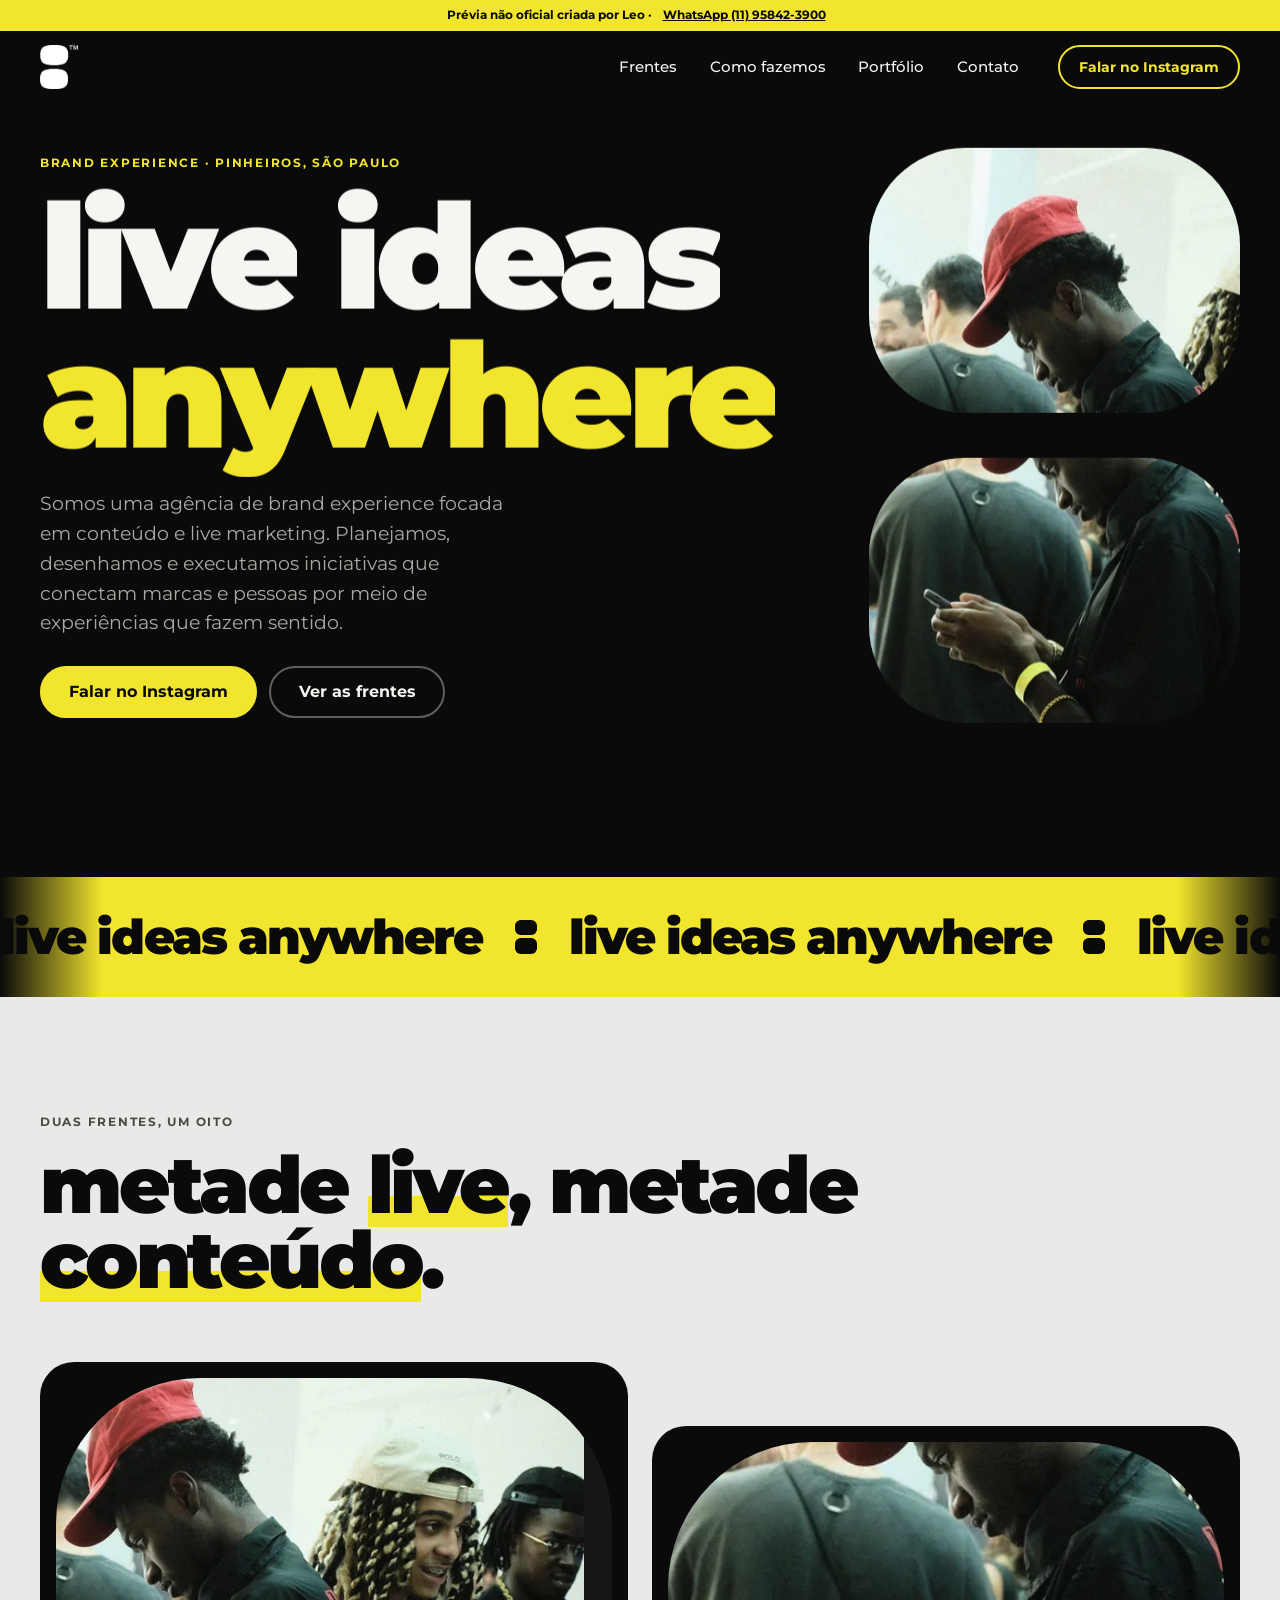
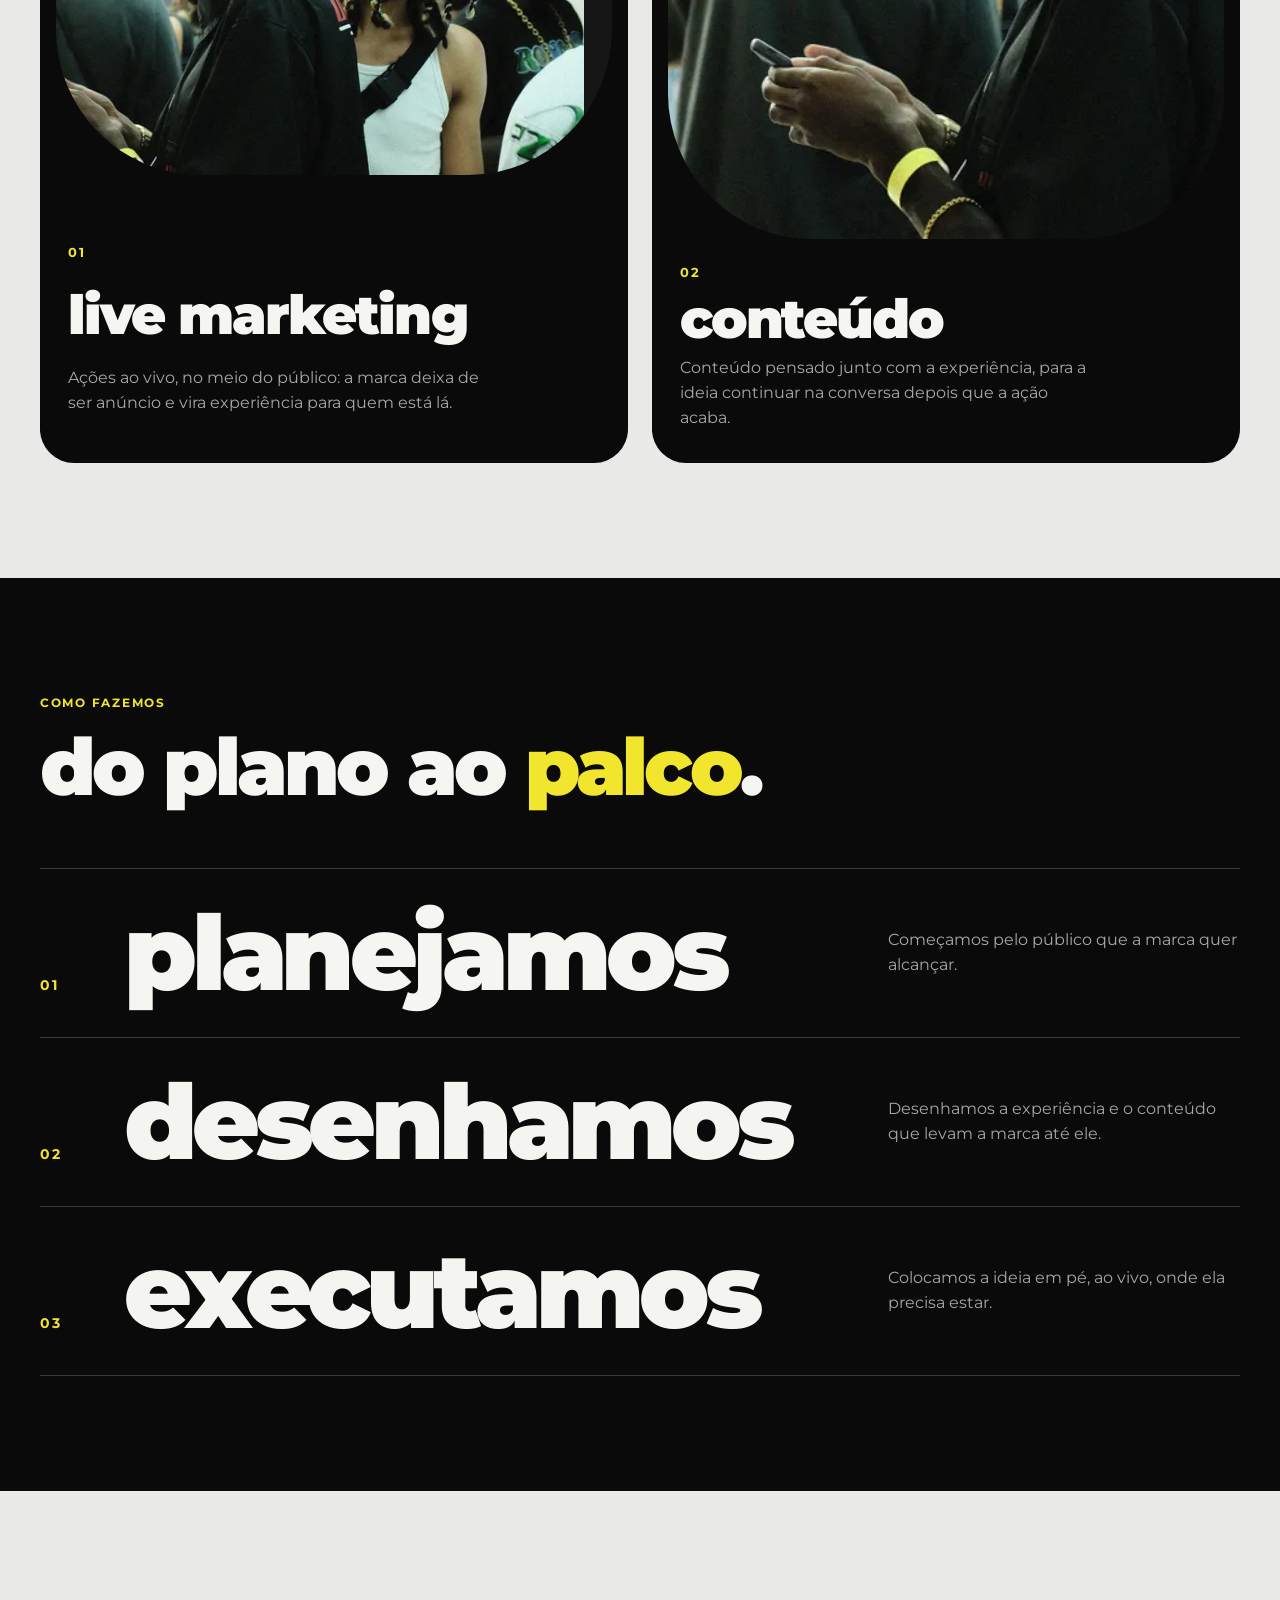
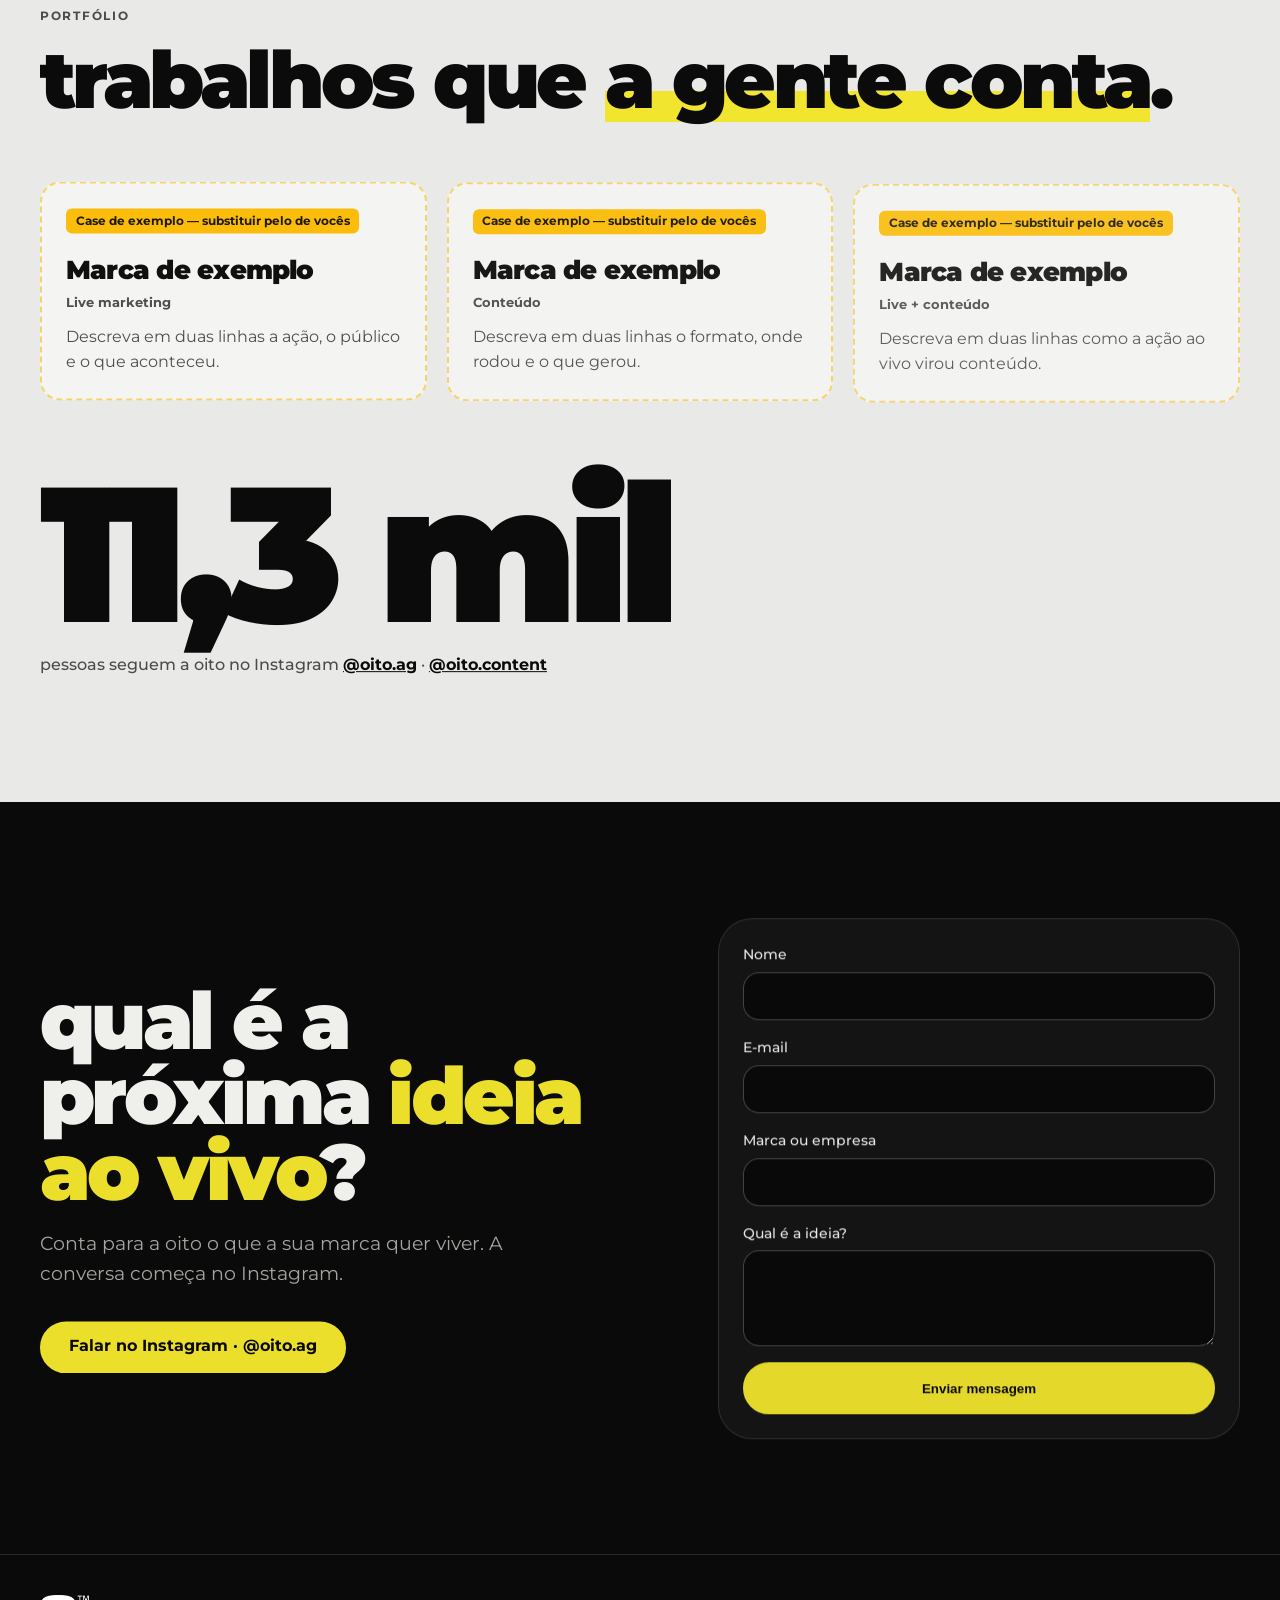
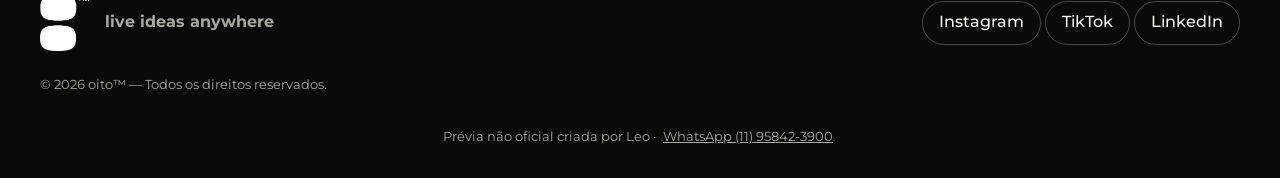
<file: oito/index.html>
<!doctype html>
<html lang="pt-BR">
<head>
<meta charset="utf-8">
<meta name="viewport" content="width=device-width, initial-scale=1, viewport-fit=cover">
<title>oito™ — live ideas anywhere (prévia)</title>
<meta name="description" content="Prévia não oficial de uma nova home para a oito™, agência de brand experience com foco em conteúdo e live marketing.">
<meta name="robots" content="noindex, nofollow">
<meta name="theme-color" content="#0a0a0a">
<link rel="icon" href="assets/logo-oito.webp">
<link rel="preload" href="assets/fonts/montserrat.woff2" as="font" type="font/woff2" crossorigin>
<link rel="preload" as="image" href="assets/hero.webp" type="image/webp">
<link rel="stylesheet" href="../_kit/base.css">
<link rel="stylesheet" href="styles.css">
<script>
  // Animações só ficam "armadas" com JS e sem prefers-reduced-motion; se main.js não rodar em 2,5s, o CSS libera tudo.
  (function () {
    var d = document.documentElement;
    if (window.matchMedia && matchMedia('(prefers-reduced-motion: reduce)').matches) return;
    d.classList.add('js');
    window.__af = setTimeout(function () { d.classList.add('anim-fail'); }, 2500);
  })();
</script>
</head>
<body>
<a class="skip" href="#main">Ir para o conteúdo</a>
<div class="pv-bar" role="note">Prévia não oficial criada por Leo · <a href="https://wa.me/5511958423900" target="_blank" rel="noopener">WhatsApp (11) 95842-3900</a></div>

<header class="hdr">
  <div class="wrap hdr__in">
    <a class="logo" href="#top" aria-label="oito — início"><img src="assets/logo-oito.webp" alt="oito™" width="360" height="414"></a>
    <nav class="hdr__nav" aria-label="Principal">
      <a href="#frentes">Frentes</a><a href="#como">Como fazemos</a><a href="#portfolio">Portfólio</a><a href="#contato">Contato</a>
    </nav>
    <a class="pill" href="https://instagram.com/oito.ag" target="_blank" rel="noopener">Falar no Instagram</a>
  </div>
</header>

<main id="main">
  <section class="hero" id="top">
    <div class="wrap hero__in">
      <div class="eight" id="eight">
        <div class="eight__p eight__p--a"><img src="assets/hero.webp" alt="Público de um evento ao vivo, com um rapaz de boné vermelho e pulseira amarela olhando o celular" width="900" height="600" fetchpriority="high"></div>
        <div class="eight__p eight__p--b"><img src="assets/hero.webp" alt="" width="900" height="600"></div>
        <span class="eight__tm" aria-hidden="true">TM</span>
      </div>
      <div class="hero__copy">
        <p class="eyebrow" data-in>Brand experience · Pinheiros, São Paulo</p>
        <h1 class="h1" id="h1">live ideas <span class="hl">anywhere</span></h1>
        <p class="lead" data-in>Somos uma agência de brand experience focada em conteúdo e live marketing. Planejamos, desenhamos e executamos iniciativas que conectam marcas e pessoas por meio de experiências que fazem sentido.</p>
        <div class="cta" data-in>
          <a class="btn" href="https://instagram.com/oito.ag" target="_blank" rel="noopener">Falar no Instagram</a>
          <a class="btn btn--ghost" href="#frentes">Ver as frentes</a>
        </div>
      </div>
    </div>
  </section>

  <div class="marquee mq" aria-label="live ideas anywhere">
    <ul class="marquee__track">
      <li><span class="mq__t">live ideas anywhere</span><i class="mark" aria-hidden="true"></i></li><li><span class="mq__t">live ideas anywhere</span><i class="mark" aria-hidden="true"></i></li><li><span class="mq__t">live ideas anywhere</span><i class="mark" aria-hidden="true"></i></li><li><span class="mq__t">live ideas anywhere</span><i class="mark" aria-hidden="true"></i></li>
      <li aria-hidden="true"><span class="mq__t">live ideas anywhere</span><i class="mark" aria-hidden="true"></i></li><li aria-hidden="true"><span class="mq__t">live ideas anywhere</span><i class="mark" aria-hidden="true"></i></li><li aria-hidden="true"><span class="mq__t">live ideas anywhere</span><i class="mark" aria-hidden="true"></i></li><li aria-hidden="true"><span class="mq__t">live ideas anywhere</span><i class="mark" aria-hidden="true"></i></li>
    </ul>
  </div>

  <section class="sec sec--paper" id="frentes">
    <div class="wrap">
      <header class="sec__head" data-reveal>
        <p class="eyebrow">Duas frentes, um oito</p>
        <h2 class="h2">Metade <span class="hl">live</span>, metade <span class="hl">conteúdo</span>.</h2>
      </header>
      <ul class="fronts">
        
        <li class="front front--a" data-reveal data-tilt>
          <div class="front__pic"><img src="assets/hero.webp" alt="" loading="lazy" width="900" height="600"></div>
          <div class="front__txt">
            <span class="front__n">01</span>
            <h3 class="front__t">Live marketing</h3>
            <p>Ações ao vivo, no meio do público: a marca deixa de ser anúncio e vira experiência para quem está lá.</p>
          </div>
        </li>
        
        <li class="front front--b" data-reveal data-tilt>
          <div class="front__pic"><img src="assets/hero.webp" alt="" loading="lazy" width="900" height="600"></div>
          <div class="front__txt">
            <span class="front__n">02</span>
            <h3 class="front__t">Conteúdo</h3>
            <p>Conteúdo pensado junto com a experiência, para a ideia continuar na conversa depois que a ação acaba.</p>
          </div>
        </li>
        
      </ul>
    </div>
  </section>

  <section class="sec sec--ink" id="como">
    <div class="wrap">
      <header class="sec__head" data-reveal>
        <p class="eyebrow">Como fazemos</p>
        <h2 class="h2">Do plano ao <span class="hl">palco</span>.</h2>
      </header>
      <ol class="steps">
        
        <li class="step" data-reveal>
          <span class="step__n">01</span>
          <h3 class="step__w">Planejamos</h3>
          <p>Começamos pelo público que a marca quer alcançar.</p>
        </li>
        
        <li class="step" data-reveal>
          <span class="step__n">02</span>
          <h3 class="step__w">Desenhamos</h3>
          <p>Desenhamos a experiência e o conteúdo que levam a marca até ele.</p>
        </li>
        
        <li class="step" data-reveal>
          <span class="step__n">03</span>
          <h3 class="step__w">Executamos</h3>
          <p>Colocamos a ideia em pé, ao vivo, onde ela precisa estar.</p>
        </li>
        
      </ol>
    </div>
  </section>

  <section class="sec sec--paper" id="portfolio">
    <div class="wrap">
      <header class="sec__head" data-reveal>
        <p class="eyebrow">Portfólio</p>
        <h2 class="h2">Trabalhos que <span class="hl">a gente conta</span>.</h2>
      </header>
      <ul class="cases">
        
        <li class="case is-placeholder" data-reveal>
          <span class="ph">Case de exemplo — substituir pelo de vocês</span>
          <h3>Marca de exemplo</h3>
          <small>Live marketing</small>
          <p>Descreva em duas linhas a ação, o público e o que aconteceu.</p>
        </li>
        
        <li class="case is-placeholder" data-reveal>
          <span class="ph">Case de exemplo — substituir pelo de vocês</span>
          <h3>Marca de exemplo</h3>
          <small>Conteúdo</small>
          <p>Descreva em duas linhas o formato, onde rodou e o que gerou.</p>
        </li>
        
        <li class="case is-placeholder" data-reveal>
          <span class="ph">Case de exemplo — substituir pelo de vocês</span>
          <h3>Marca de exemplo</h3>
          <small>Live + conteúdo</small>
          <p>Descreva em duas linhas como a ação ao vivo virou conteúdo.</p>
        </li>
        
      </ul>
      <div class="ig" data-reveal>
        <p class="ig__n">11,3 mil</p>
        <p class="ig__t">pessoas seguem a oito no Instagram <a href="https://instagram.com/oito.ag" target="_blank" rel="noopener">@oito.ag</a> · <a href="https://instagram.com/oito.content" target="_blank" rel="noopener">@oito.content</a></p>
      </div>
    </div>
  </section>

  <section class="sec sec--ink final" id="contato">
    <div class="wrap final__in">
      <div data-reveal>
        <h2 class="h2">Qual é a próxima <span class="hl">ideia ao vivo</span>?</h2>
        <p class="lead">Conta para a oito o que a sua marca quer viver. A conversa começa no Instagram.</p>
        <a class="btn" href="https://instagram.com/oito.ag" target="_blank" rel="noopener">Falar no Instagram · @oito.ag</a>
      </div>
      <form class="form" id="form" data-reveal novalidate>
        <label>Nome<input name="nome" autocomplete="name" required></label>
        <label>E-mail<input name="email" type="email" autocomplete="email" required></label>
        <label>Marca ou empresa<input name="empresa" autocomplete="organization"></label>
        <label>Qual é a ideia?<textarea name="ideia" rows="3"></textarea></label>
        <button class="btn" type="submit">Enviar mensagem</button>
        <p class="form__msg" id="formMsg" role="status" hidden>Isto é uma prévia: nada foi enviado.</p>
      </form>
    </div>
  </section>
</main>

<footer class="ftr">
  <div class="wrap ftr__in">
    <div class="ftr__brand"><img src="assets/logo-oito.webp" alt="oito™" width="360" height="414" loading="lazy"><p>live ideas anywhere</p></div>
    <ul class="ftr__soc">
      <li><a href="https://www.instagram.com/oito.ag/" target="_blank" rel="noopener">Instagram</a></li><li><a href="https://www.tiktok.com/@oito.ag" target="_blank" rel="noopener">TikTok</a></li><li><a href="https://www.linkedin.com/company/oitoag/" target="_blank" rel="noopener">LinkedIn</a></li>
    </ul>
  </div>
  <p class="wrap ftr__c">© 2026 oito™ — Todos os direitos reservados.</p>
  <p class="wrap pv-foot">Prévia não oficial criada por Leo · <a href="https://wa.me/5511958423900" target="_blank" rel="noopener">WhatsApp (11) 95842-3900</a></p>
</footer>

<script src="../_vendor/gsap.min.js" defer></script>
<script src="../_kit/kit.js" defer></script>
<script src="main.js" defer></script>
</body>
</html>
</file>
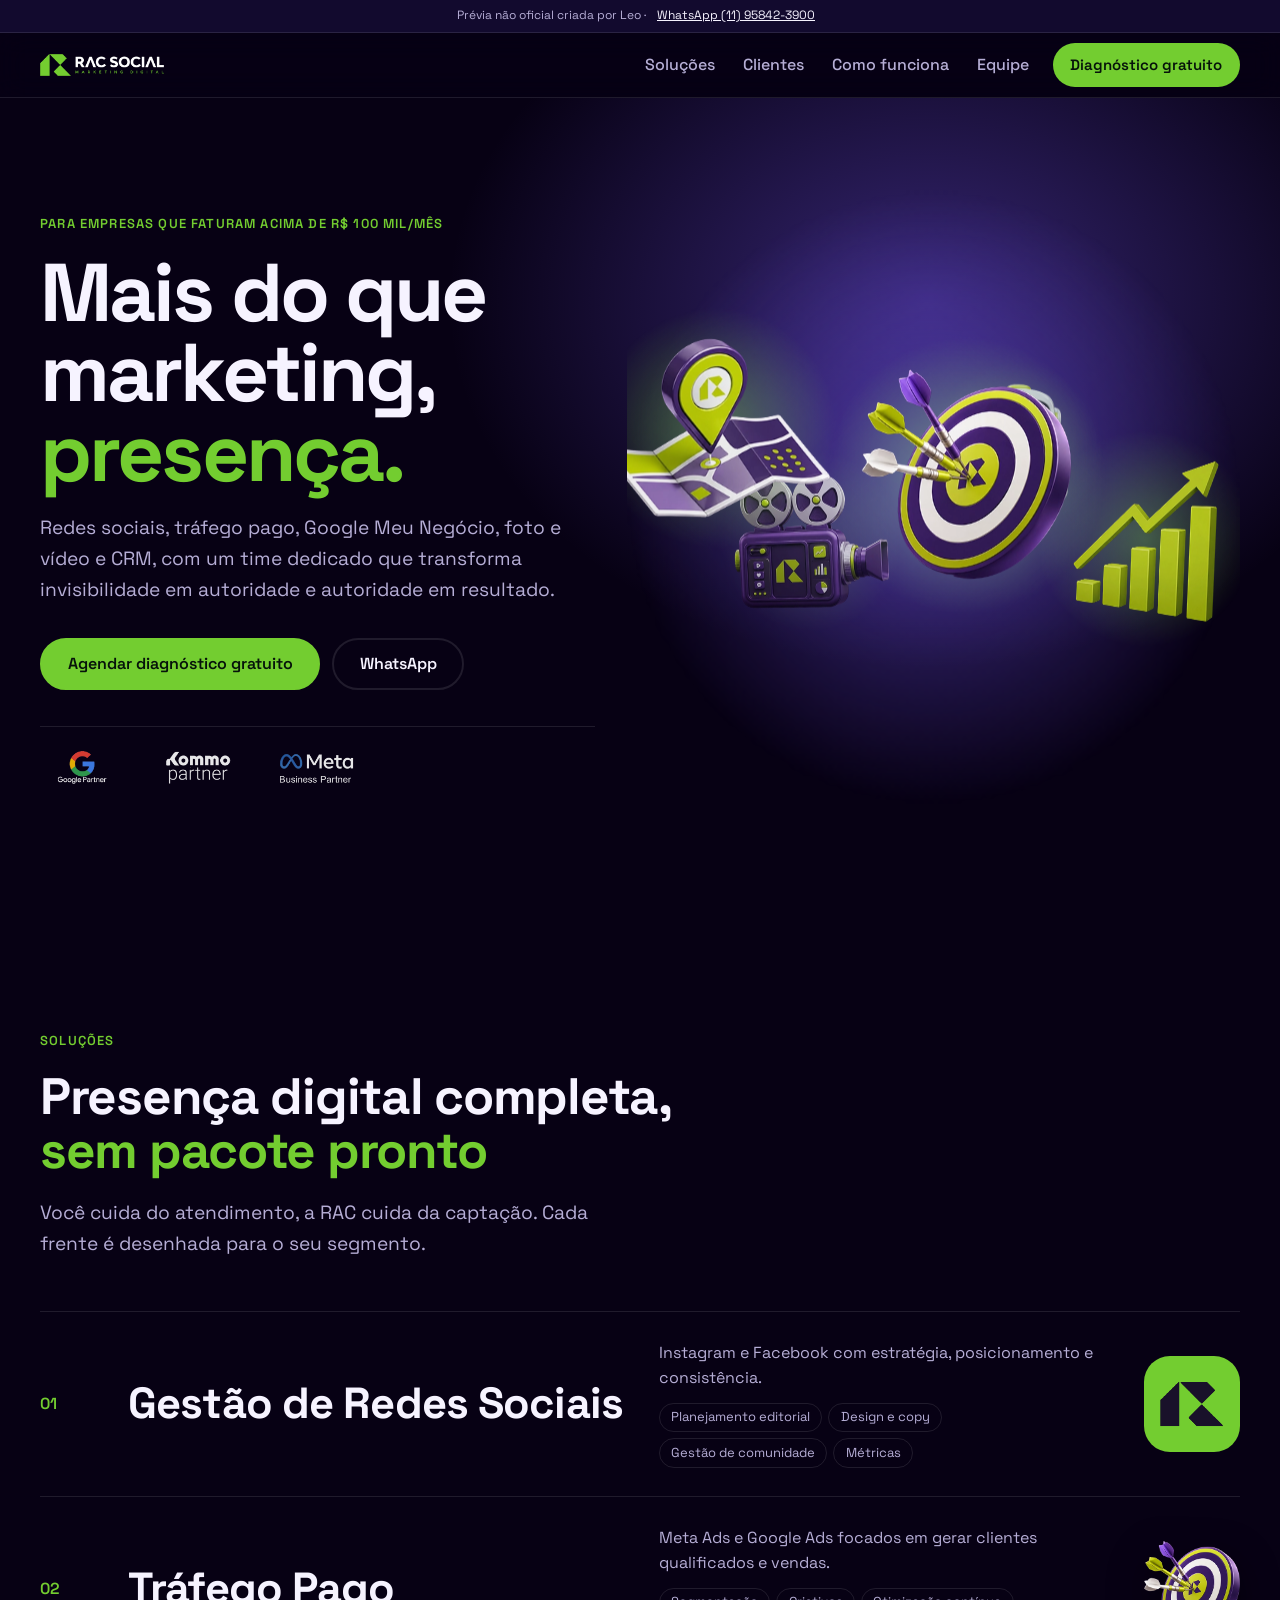
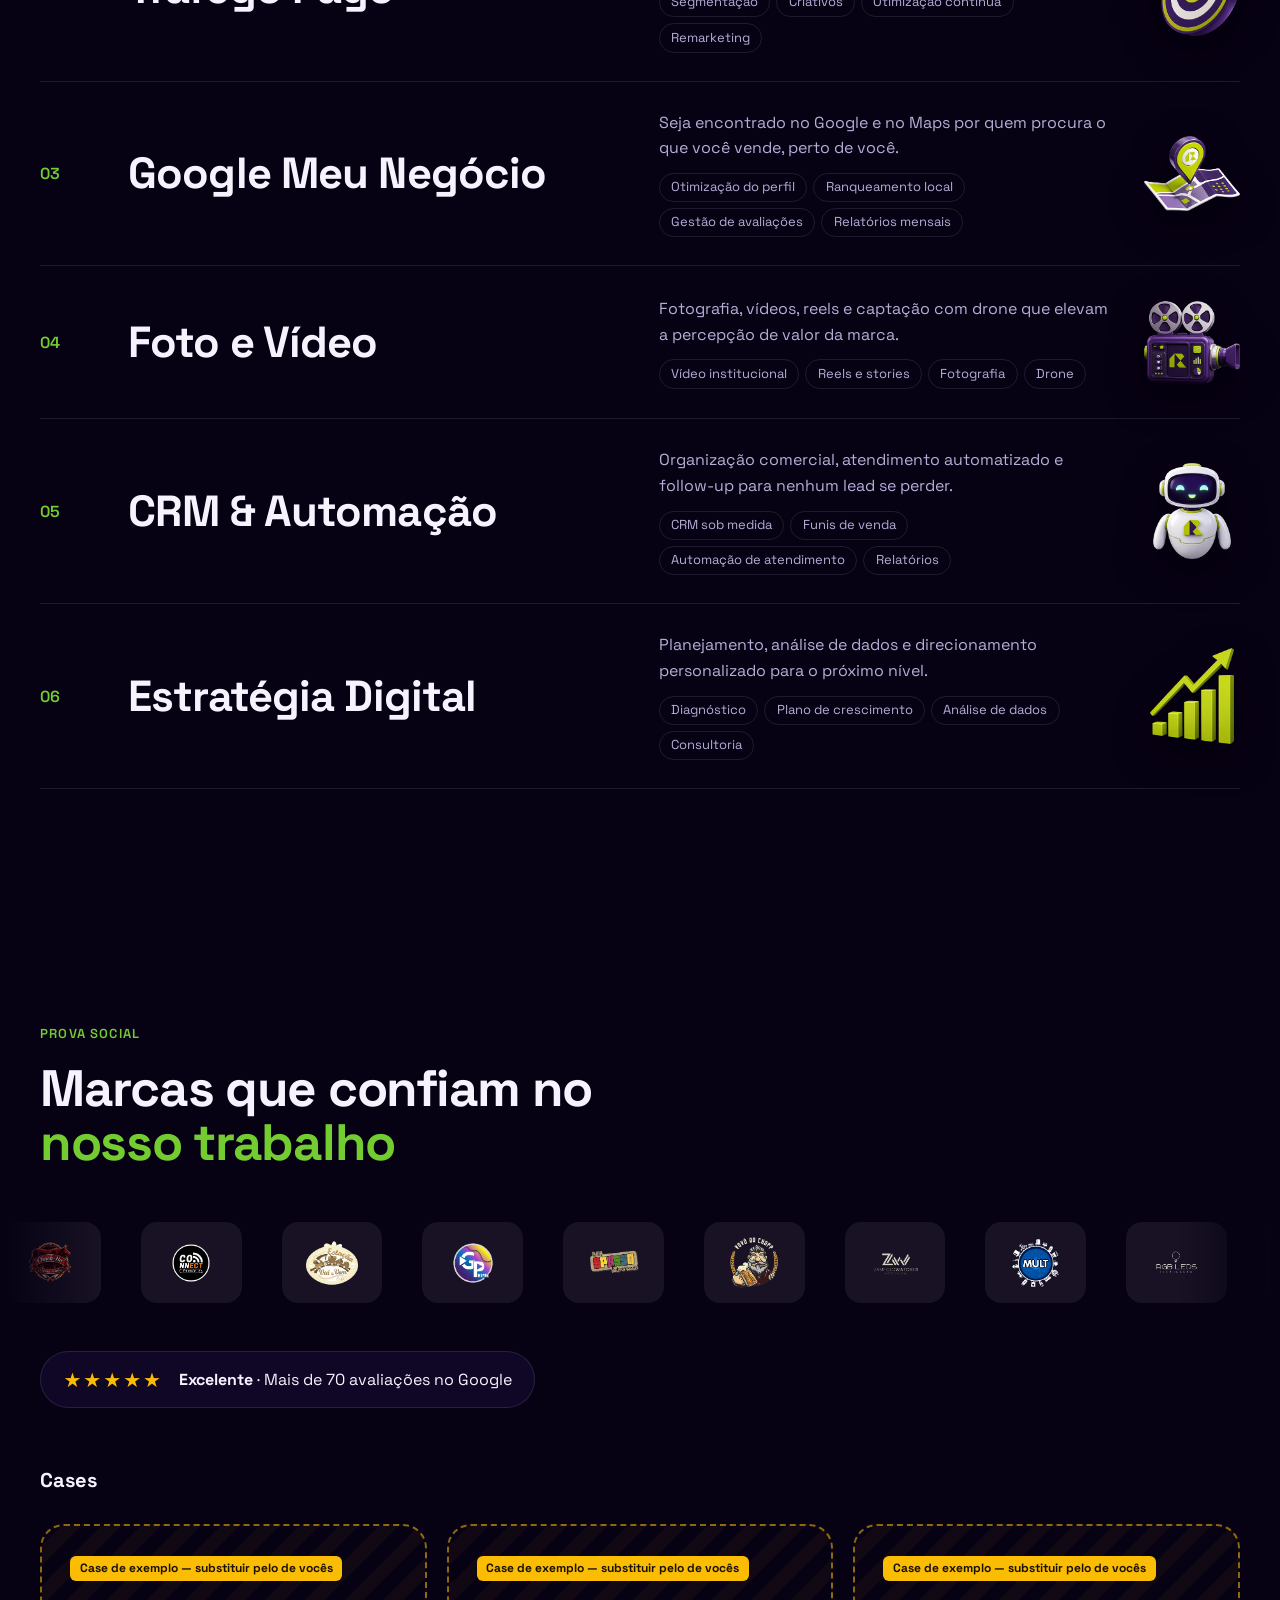
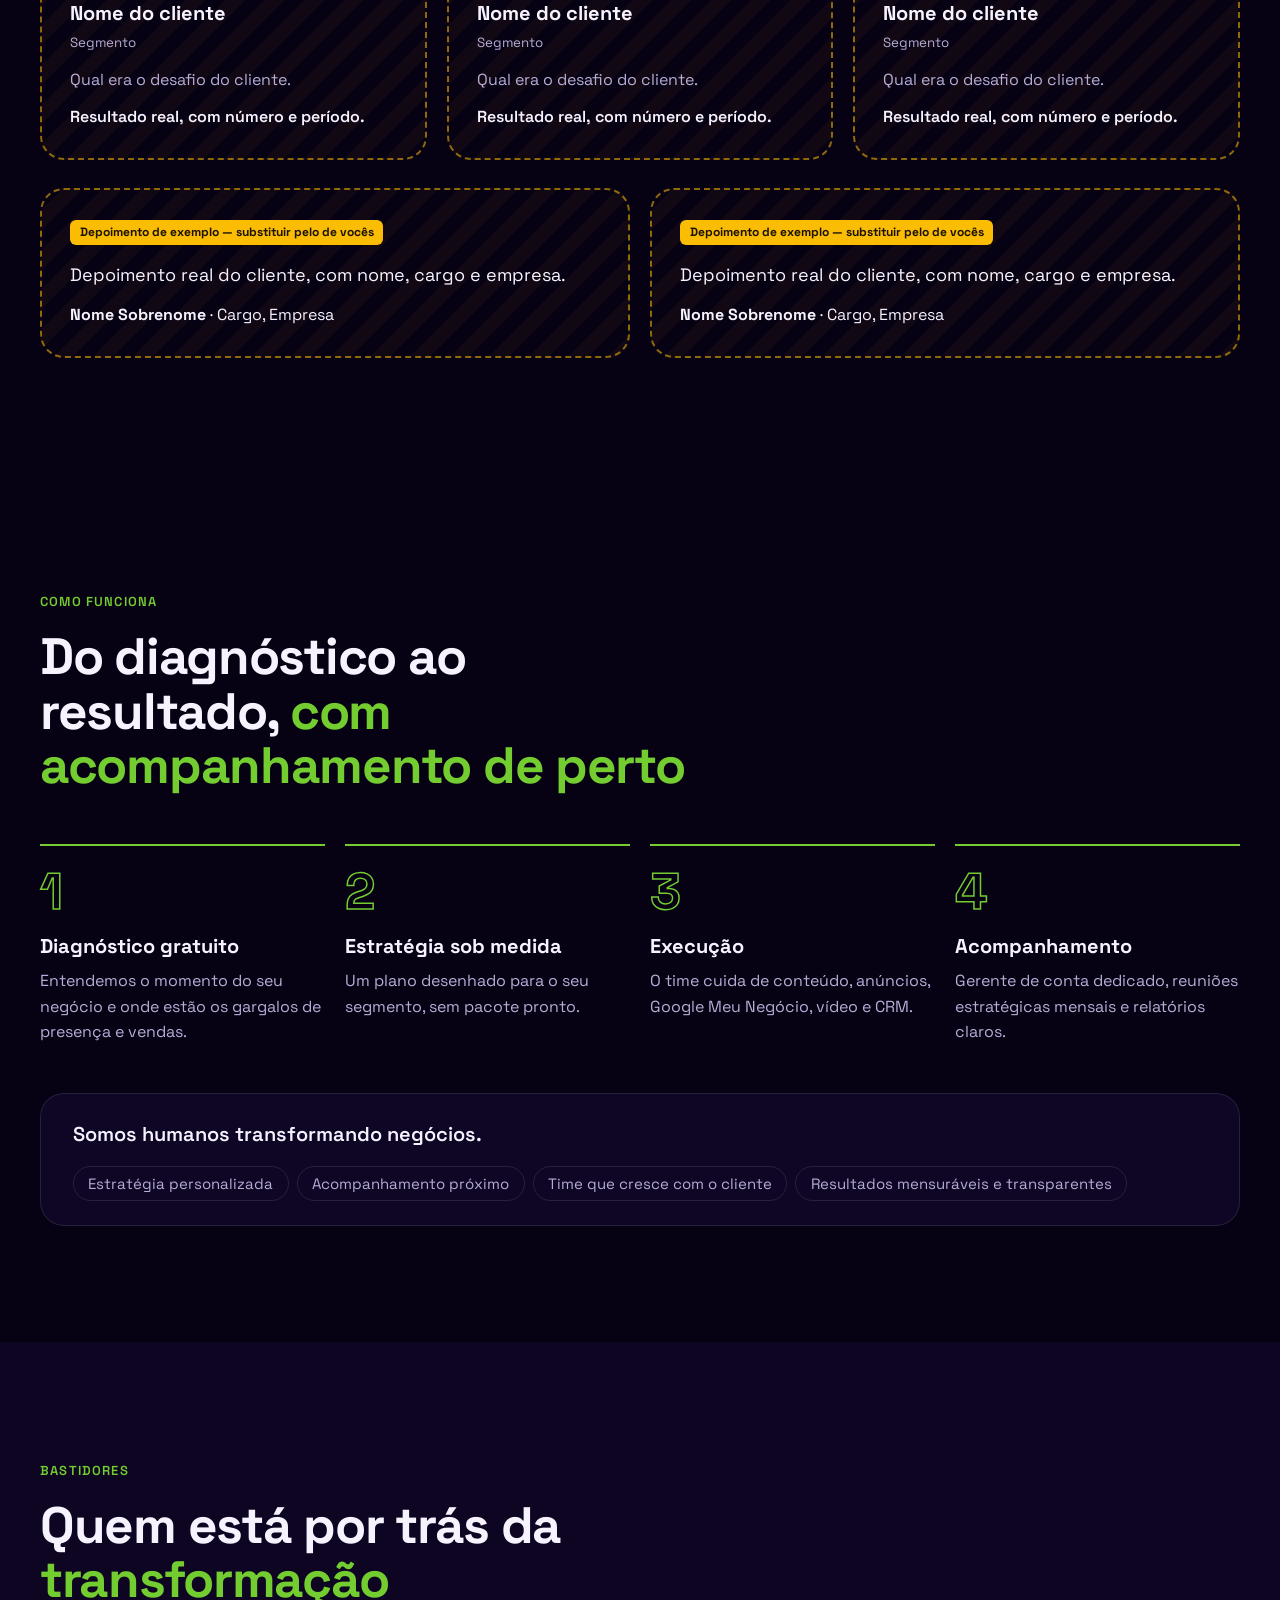
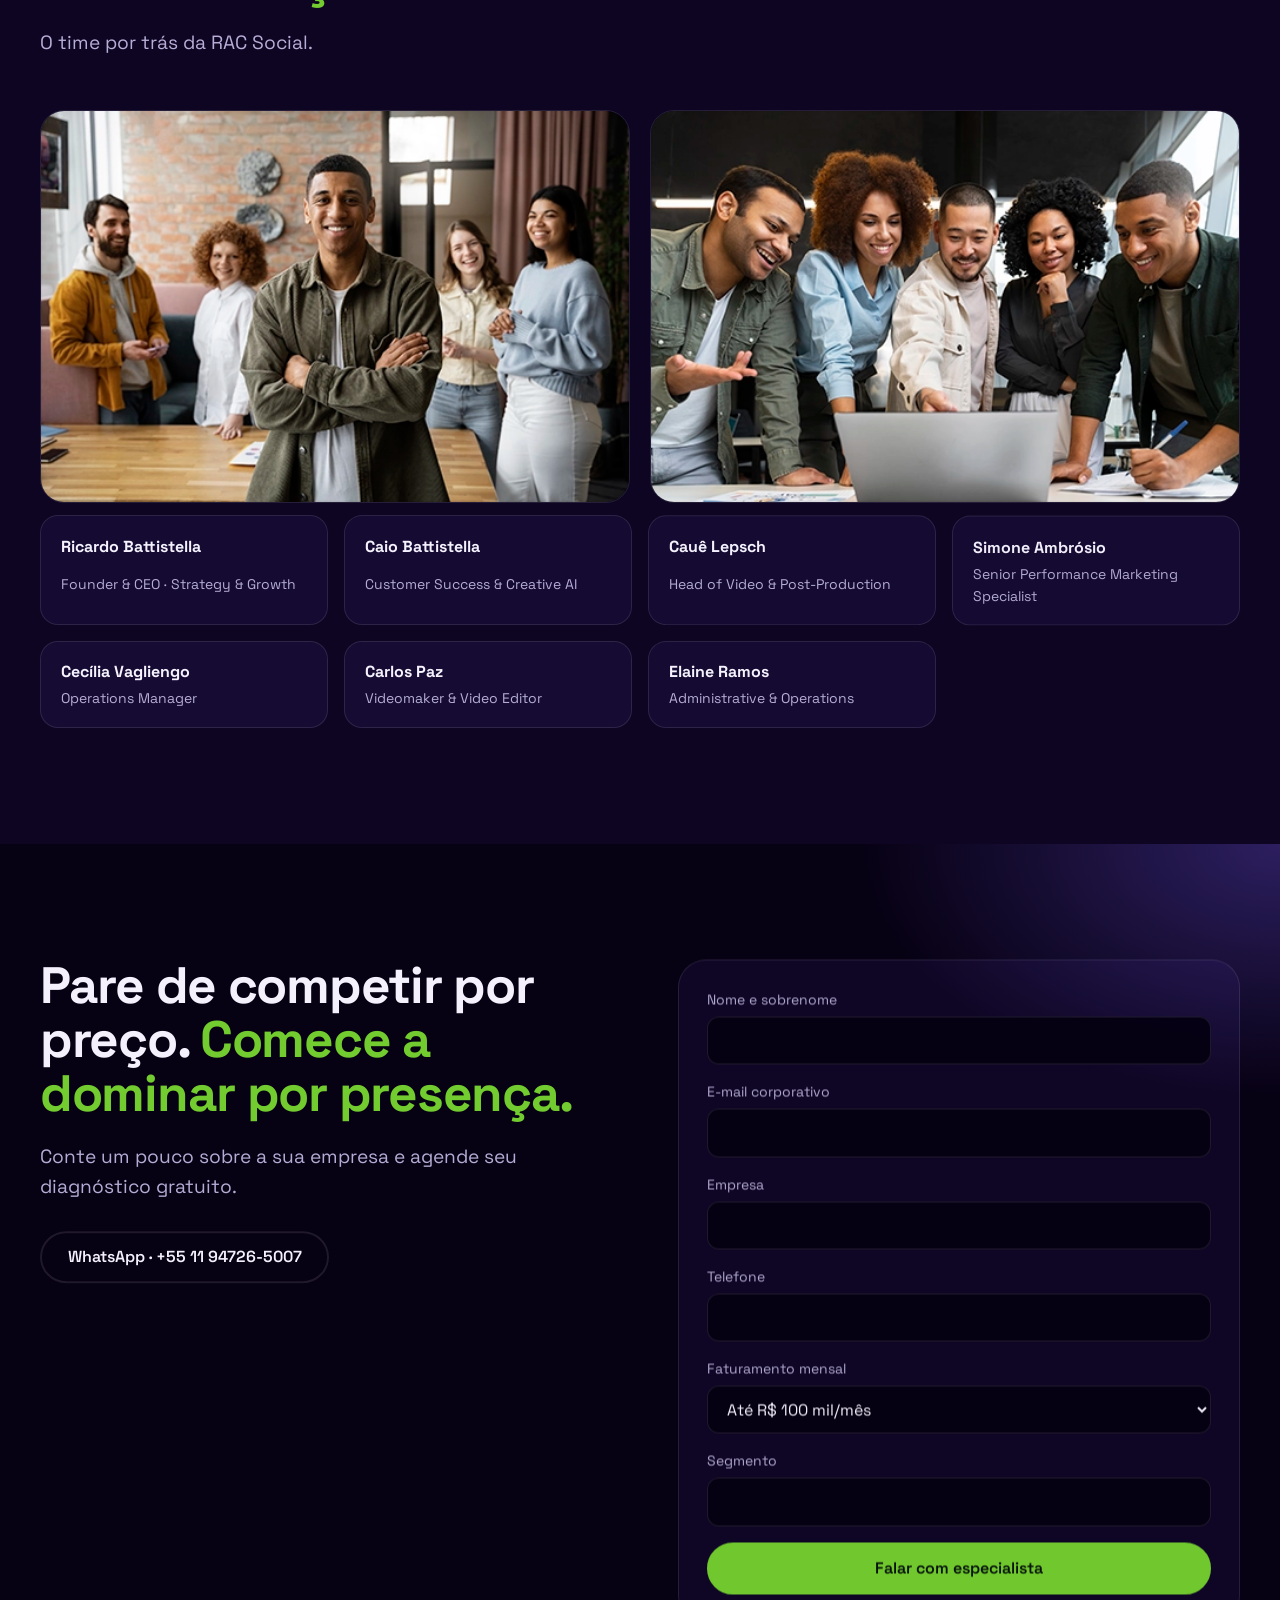
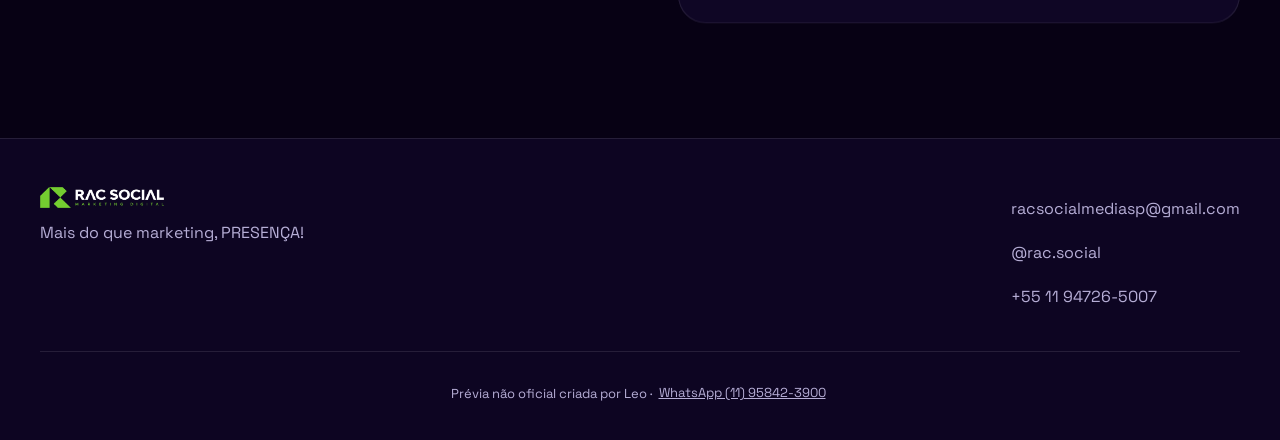
<file: racsocial/index.html>
<!doctype html>
<html lang="pt-BR">
<head>
<meta charset="utf-8">
<meta name="viewport" content="width=device-width, initial-scale=1, viewport-fit=cover">
<title>RAC Social — Mais do que marketing, presença (prévia)</title>
<meta name="description" content="Prévia não oficial de uma nova home para a RAC Social.">
<meta name="robots" content="noindex, nofollow">
<meta name="theme-color" content="#070114">
<link rel="icon" href="assets/logo-rac.webp">
<link rel="preload" href="../_vendor/fonts/space-grotesk.woff2" as="font" type="font/woff2" crossorigin>
<link rel="stylesheet" href="styles.css">
<script>
  // Animações só ficam "armadas" com JS e sem prefers-reduced-motion; se main.js não rodar em 2,5s, o CSS libera tudo.
  (function () {
    var d = document.documentElement;
    if (window.matchMedia && matchMedia('(prefers-reduced-motion: reduce)').matches) return;
    d.classList.add('js');
    window.__af = setTimeout(function () { d.classList.add('anim-fail'); }, 2500);
  })();
</script>
</head>
<body>
<a class="skip" href="#main">Ir para o conteúdo</a>
<div class="topbar" role="note">Prévia não oficial criada por Leo · <a href="https://wa.me/5511958423900" target="_blank" rel="noopener">WhatsApp (11) 95842-3900</a></div>

<header class="hdr">
  <div class="wrap hdr__in">
    <a class="logo" href="#top" aria-label="RAC Social — início"><img src="assets/logo-rac.webp" alt="RAC Social — Marketing Digital" width="443" height="87"></a>
    <nav class="hdr__nav" aria-label="Principal">
      <a href="#solucoes">Soluções</a><a href="#prova">Clientes</a><a href="#processo">Como funciona</a><a href="#equipe">Equipe</a>
    </nav>
    <a class="pill" href="#diagnostico">Diagnóstico gratuito</a>
  </div>
</header>

<main id="main">
  <section class="hero" id="top">
    <div class="hero__glow" aria-hidden="true"></div>
    <div class="wrap hero__in">
      <div class="hero__copy">
        <p class="eyebrow">Para empresas que faturam acima de R$ 100 mil/mês</p>
        <h1 class="h1" id="h1">Mais do que marketing, <span class="hl">presença.</span></h1>
        <p class="lead">Redes sociais, tráfego pago, Google Meu Negócio, foto e vídeo e CRM, com um time dedicado que transforma invisibilidade em autoridade e autoridade em resultado.</p>
        <div class="cta" data-in>
          <a class="btn" href="#diagnostico">Agendar diagnóstico gratuito</a>
          <a class="btn btn--ghost" href="https://wa.me/5511947265007" target="_blank" rel="noopener">WhatsApp</a>
        </div>
        <ul class="seals" data-in aria-label="Certificados pelas maiores companhias">
          <li><img src="assets/google-partner-logo.webp" alt="Google Partner" width="300" height="113"></li><li><img src="assets/kommo-partners.webp" alt="Kommo Partners" width="300" height="113"></li><li><img src="assets/meta-business-partner.webp" alt="Meta Business Partner" width="300" height="113"></li>
        </ul>
      </div>
      <div class="stage" id="stage">
        <canvas id="gl" aria-hidden="true"></canvas>
        <ul class="stage__fb" id="fb">
          <li><img src="assets/ICONE-2-copiar.webp" alt="Tráfego Pago" loading="eager"></li><li><img src="assets/ICONE-3-copiar.webp" alt="Google Meu Negócio" loading="eager"></li><li><img src="assets/ICONE-4-copiar.webp" alt="Foto e Vídeo" loading="eager"></li><li><img src="assets/ICONE-5-copiar.webp" alt="CRM &amp; Automação" loading="eager"></li><li><img src="assets/ICONE-6-copiar.webp" alt="Estratégia Digital" loading="eager"></li>
        </ul>
        <span class="stage__tag" id="tag" aria-hidden="true"></span>
      </div>
    </div>
  </section>

  <section class="sec" id="solucoes">
    <div class="wrap">
      <header class="sec__head" data-reveal>
        <p class="eyebrow">Soluções</p>
        <h2 class="h2">Presença digital completa, <span class="hl">sem pacote pronto</span></h2>
        <p class="lead">Você cuida do atendimento, a RAC cuida da captação. Cada frente é desenhada para o seu segmento.</p>
      </header>
      <ul class="rows" id="rows">
        
        <li class="row" data-reveal data-img="assets/logo-rac-roxo-copiar.webp" data-cls="row__img--logo">
          <span class="row__n">01</span>
          <h3 class="row__t">Gestão de Redes Sociais</h3>
          <div class="row__b">
            <p>Instagram e Facebook com estratégia, posicionamento e consistência.</p>
            <ul class="tags"><li>Planejamento editorial</li><li>Design e copy</li><li>Gestão de comunidade</li><li>Métricas</li></ul>
          </div>
          <img class="row__img row__img--logo" src="assets/logo-rac-roxo-copiar.webp" alt="" loading="lazy" width="96" height="96">
        </li>
        
        <li class="row" data-reveal data-img="assets/ICONE-2-copiar.webp" data-cls="">
          <span class="row__n">02</span>
          <h3 class="row__t">Tráfego Pago</h3>
          <div class="row__b">
            <p>Meta Ads e Google Ads focados em gerar clientes qualificados e vendas.</p>
            <ul class="tags"><li>Segmentação</li><li>Criativos</li><li>Otimização contínua</li><li>Remarketing</li></ul>
          </div>
          <img class="row__img " src="assets/ICONE-2-copiar.webp" alt="" loading="lazy" width="96" height="96">
        </li>
        
        <li class="row" data-reveal data-img="assets/ICONE-3-copiar.webp" data-cls="">
          <span class="row__n">03</span>
          <h3 class="row__t">Google Meu Negócio</h3>
          <div class="row__b">
            <p>Seja encontrado no Google e no Maps por quem procura o que você vende, perto de você.</p>
            <ul class="tags"><li>Otimização do perfil</li><li>Ranqueamento local</li><li>Gestão de avaliações</li><li>Relatórios mensais</li></ul>
          </div>
          <img class="row__img " src="assets/ICONE-3-copiar.webp" alt="" loading="lazy" width="96" height="96">
        </li>
        
        <li class="row" data-reveal data-img="assets/ICONE-4-copiar.webp" data-cls="">
          <span class="row__n">04</span>
          <h3 class="row__t">Foto e Vídeo</h3>
          <div class="row__b">
            <p>Fotografia, vídeos, reels e captação com drone que elevam a percepção de valor da marca.</p>
            <ul class="tags"><li>Vídeo institucional</li><li>Reels e stories</li><li>Fotografia</li><li>Drone</li></ul>
          </div>
          <img class="row__img " src="assets/ICONE-4-copiar.webp" alt="" loading="lazy" width="96" height="96">
        </li>
        
        <li class="row" data-reveal data-img="assets/ICONE-5-copiar.webp" data-cls="">
          <span class="row__n">05</span>
          <h3 class="row__t">CRM &amp; Automação</h3>
          <div class="row__b">
            <p>Organização comercial, atendimento automatizado e follow-up para nenhum lead se perder.</p>
            <ul class="tags"><li>CRM sob medida</li><li>Funis de venda</li><li>Automação de atendimento</li><li>Relatórios</li></ul>
          </div>
          <img class="row__img " src="assets/ICONE-5-copiar.webp" alt="" loading="lazy" width="96" height="96">
        </li>
        
        <li class="row" data-reveal data-img="assets/ICONE-6-copiar.webp" data-cls="">
          <span class="row__n">06</span>
          <h3 class="row__t">Estratégia Digital</h3>
          <div class="row__b">
            <p>Planejamento, análise de dados e direcionamento personalizado para o próximo nível.</p>
            <ul class="tags"><li>Diagnóstico</li><li>Plano de crescimento</li><li>Análise de dados</li><li>Consultoria</li></ul>
          </div>
          <img class="row__img " src="assets/ICONE-6-copiar.webp" alt="" loading="lazy" width="96" height="96">
        </li>
        
      </ul>
    </div>
    <div class="peek" id="peek" aria-hidden="true"><img alt=""></div>
  </section>

  <section class="sec sec--proof" id="prova">
    <div class="wrap">
      <header class="sec__head" data-reveal>
        <p class="eyebrow">Prova social</p>
        <h2 class="h2">Marcas que confiam no <span class="hl">nosso trabalho</span></h2>
      </header>
    </div>
    <div class="marquee" aria-label="Clientes">
      <ul class="marquee__track">
        <li><img src="assets/LOGO-chack-ho.webp" alt="Chack-Ho Carnes Nobres" loading="lazy" height="56"></li><li><img src="assets/LOGO-CONNECT-PEOPLE.webp" alt="Connect People" loading="lazy" height="56"></li><li><img src="assets/logo-estacao-vai-e-vem.webp" alt="Estação Vai e Vem" loading="lazy" height="56"></li><li><img src="assets/logo-gp-prime.webp" alt="GP Prime" loading="lazy" height="56"></li><li><img src="assets/logo-spasso.webp" alt="Spasso Kids e Teens" loading="lazy" height="56"></li><li><img src="assets/logo-vovo-1.webp" alt="Vovô do Chopp" loading="lazy" height="56"></li><li><img src="assets/logo-zw-1.webp" alt="ZW" loading="lazy" height="56"></li><li><img src="assets/logo-mult-1.webp" alt="Mult" loading="lazy" height="56"></li><li><img src="assets/Logo-rgb-leds-1.webp" alt="RGB Leds" loading="lazy" height="56"></li><li><img src="assets/LOGO-NEW-BIG-BOYS-1.webp" alt="New Bigboys" loading="lazy" height="56"></li>
        <li aria-hidden="true"><img src="assets/LOGO-chack-ho.webp" alt="" loading="lazy" height="56"></li><li aria-hidden="true"><img src="assets/LOGO-CONNECT-PEOPLE.webp" alt="" loading="lazy" height="56"></li><li aria-hidden="true"><img src="assets/logo-estacao-vai-e-vem.webp" alt="" loading="lazy" height="56"></li><li aria-hidden="true"><img src="assets/logo-gp-prime.webp" alt="" loading="lazy" height="56"></li><li aria-hidden="true"><img src="assets/logo-spasso.webp" alt="" loading="lazy" height="56"></li><li aria-hidden="true"><img src="assets/logo-vovo-1.webp" alt="" loading="lazy" height="56"></li><li aria-hidden="true"><img src="assets/logo-zw-1.webp" alt="" loading="lazy" height="56"></li><li aria-hidden="true"><img src="assets/logo-mult-1.webp" alt="" loading="lazy" height="56"></li><li aria-hidden="true"><img src="assets/Logo-rgb-leds-1.webp" alt="" loading="lazy" height="56"></li><li aria-hidden="true"><img src="assets/LOGO-NEW-BIG-BOYS-1.webp" alt="" loading="lazy" height="56"></li>
      </ul>
    </div>
    <div class="wrap">
      <div class="rating" data-reveal>
        <span class="stars" role="img" aria-label="5 estrelas">★★★★★</span>
        <p><strong>Excelente</strong> · Mais de 70 avaliações no Google</p>
      </div>
      <h3 class="h3" data-reveal>Cases</h3>
      
      <ul class="cases">
        
        <li class="case" data-reveal>
          <span class="ph">Case de exemplo — substituir pelo de vocês</span>
          <h4>Nome do cliente</h4>
          <small>Segmento</small>
          <p>Qual era o desafio do cliente.</p>
          <p class="case__r">Resultado real, com número e período.</p>
        </li>
        
        <li class="case" data-reveal>
          <span class="ph">Case de exemplo — substituir pelo de vocês</span>
          <h4>Nome do cliente</h4>
          <small>Segmento</small>
          <p>Qual era o desafio do cliente.</p>
          <p class="case__r">Resultado real, com número e período.</p>
        </li>
        
        <li class="case" data-reveal>
          <span class="ph">Case de exemplo — substituir pelo de vocês</span>
          <h4>Nome do cliente</h4>
          <small>Segmento</small>
          <p>Qual era o desafio do cliente.</p>
          <p class="case__r">Resultado real, com número e período.</p>
        </li>
        
      </ul>
      <ul class="quotes">
        
        <li class="quote" data-reveal>
          <span class="ph">Depoimento de exemplo — substituir pelo de vocês</span>
          <blockquote>Depoimento real do cliente, com nome, cargo e empresa.</blockquote>
          <p><strong>Nome Sobrenome</strong> · Cargo, Empresa</p>
        </li>
        
        <li class="quote" data-reveal>
          <span class="ph">Depoimento de exemplo — substituir pelo de vocês</span>
          <blockquote>Depoimento real do cliente, com nome, cargo e empresa.</blockquote>
          <p><strong>Nome Sobrenome</strong> · Cargo, Empresa</p>
        </li>
        
      </ul>
    </div>
  </section>

  <section class="sec" id="processo">
    <div class="wrap">
      <header class="sec__head" data-reveal>
        <p class="eyebrow">Como funciona</p>
        <h2 class="h2">Do diagnóstico ao resultado, <span class="hl">com acompanhamento de perto</span></h2>
      </header>
      <ol class="steps">
        
        <li class="step" data-reveal><span class="step__n">1</span><h3>Diagnóstico gratuito</h3><p>Entendemos o momento do seu negócio e onde estão os gargalos de presença e vendas.</p></li>
        
        <li class="step" data-reveal><span class="step__n">2</span><h3>Estratégia sob medida</h3><p>Um plano desenhado para o seu segmento, sem pacote pronto.</p></li>
        
        <li class="step" data-reveal><span class="step__n">3</span><h3>Execução</h3><p>O time cuida de conteúdo, anúncios, Google Meu Negócio, vídeo e CRM.</p></li>
        
        <li class="step" data-reveal><span class="step__n">4</span><h3>Acompanhamento</h3><p>Gerente de conta dedicado, reuniões estratégicas mensais e relatórios claros.</p></li>
        
      </ol>
      <div class="diff" data-reveal>
        <p class="diff__t">Somos humanos transformando negócios.</p>
        <ul><li>Estratégia personalizada</li><li>Acompanhamento próximo</li><li>Time que cresce com o cliente</li><li>Resultados mensuráveis e transparentes</li></ul>
      </div>
    </div>
  </section>

  <section class="sec sec--alt" id="equipe">
    <div class="wrap team">
      <header class="sec__head" data-reveal>
        <p class="eyebrow">Bastidores</p>
        <h2 class="h2">Quem está por trás da <span class="hl">transformação</span></h2>
        <p class="lead">O time por trás da RAC Social.</p>
      </header>
      <div class="team__photos">
        <img data-reveal src="assets/equipe-2.webp" alt="Equipe em escritório" width="500" height="333" loading="lazy"><img data-reveal src="assets/equipe-4.webp" alt="Equipe trabalhando" width="500" height="333" loading="lazy">
      </div>
      
      <ul class="members">
        <li data-reveal><strong>Ricardo Battistella</strong><span>Founder &amp; CEO · Strategy &amp; Growth</span></li><li data-reveal><strong>Caio Battistella</strong><span>Customer Success &amp; Creative AI</span></li><li data-reveal><strong>Cauê Lepsch</strong><span>Head of Video &amp; Post-Production</span></li><li data-reveal><strong>Simone Ambrósio</strong><span>Senior Performance Marketing Specialist</span></li><li data-reveal><strong>Cecília Vagliengo</strong><span>Operations Manager</span></li><li data-reveal><strong>Carlos Paz</strong><span>Videomaker &amp; Video Editor</span></li><li data-reveal><strong>Elaine Ramos</strong><span>Administrative &amp; Operations</span></li>
      </ul>
    </div>
  </section>

  <section class="sec final" id="diagnostico">
    <div class="wrap final__in">
      <div data-reveal>
        <h2 class="h2">Pare de competir por preço. <span class="hl">Comece a dominar por presença.</span></h2>
        <p class="lead">Conte um pouco sobre a sua empresa e agende seu diagnóstico gratuito.</p>
        <a class="btn btn--ghost" href="https://wa.me/5511947265007" target="_blank" rel="noopener">WhatsApp · +55 11 94726-5007</a>
      </div>
      <form class="form" id="form" data-reveal novalidate>
        <label>Nome e sobrenome<input name="nome" autocomplete="name" required></label>
        <label>E-mail corporativo<input name="email" type="email" autocomplete="email" required></label>
        <label>Empresa<input name="empresa" autocomplete="organization"></label>
        <label>Telefone<input name="tel" type="tel" autocomplete="tel"></label>
        <label>Faturamento mensal
          <select name="fat"><option>Até R$ 100 mil/mês</option><option>R$ 100 mil a R$ 500 mil/mês</option><option>Acima de R$ 500 mil/mês</option></select>
        </label>
        <label>Segmento<input name="segmento"></label>
        <button class="btn" type="submit">Falar com especialista</button>
        <p class="form__msg" id="formMsg" role="status" hidden>Isto é uma prévia: nada foi enviado. Na versão final, este formulário chega até o time da RAC Social.</p>
      </form>
    </div>
  </section>
</main>

<footer class="ftr">
  <div class="wrap ftr__in">
    <div><img src="assets/logo-rac.webp" alt="RAC Social — Marketing Digital" width="443" height="87" loading="lazy"><p>Mais do que marketing, PRESENÇA!</p></div>
    <ul>
      <li><a href="mailto:racsocialmediasp@gmail.com">racsocialmediasp@gmail.com</a></li>
      <li><a href="https://instagram.com/rac.social" target="_blank" rel="noopener">@rac.social</a></li>
      <li><a href="https://wa.me/5511947265007" target="_blank" rel="noopener">+55 11 94726-5007</a></li>
    </ul>
  </div>
  <p class="wrap disclaimer">Prévia não oficial criada por Leo · <a href="https://wa.me/5511958423900" target="_blank" rel="noopener">WhatsApp (11) 95842-3900</a></p>
</footer>

<script src="../_vendor/gsap.min.js" defer></script>
<script src="main.js" defer></script>
</body>
</html>
</file>
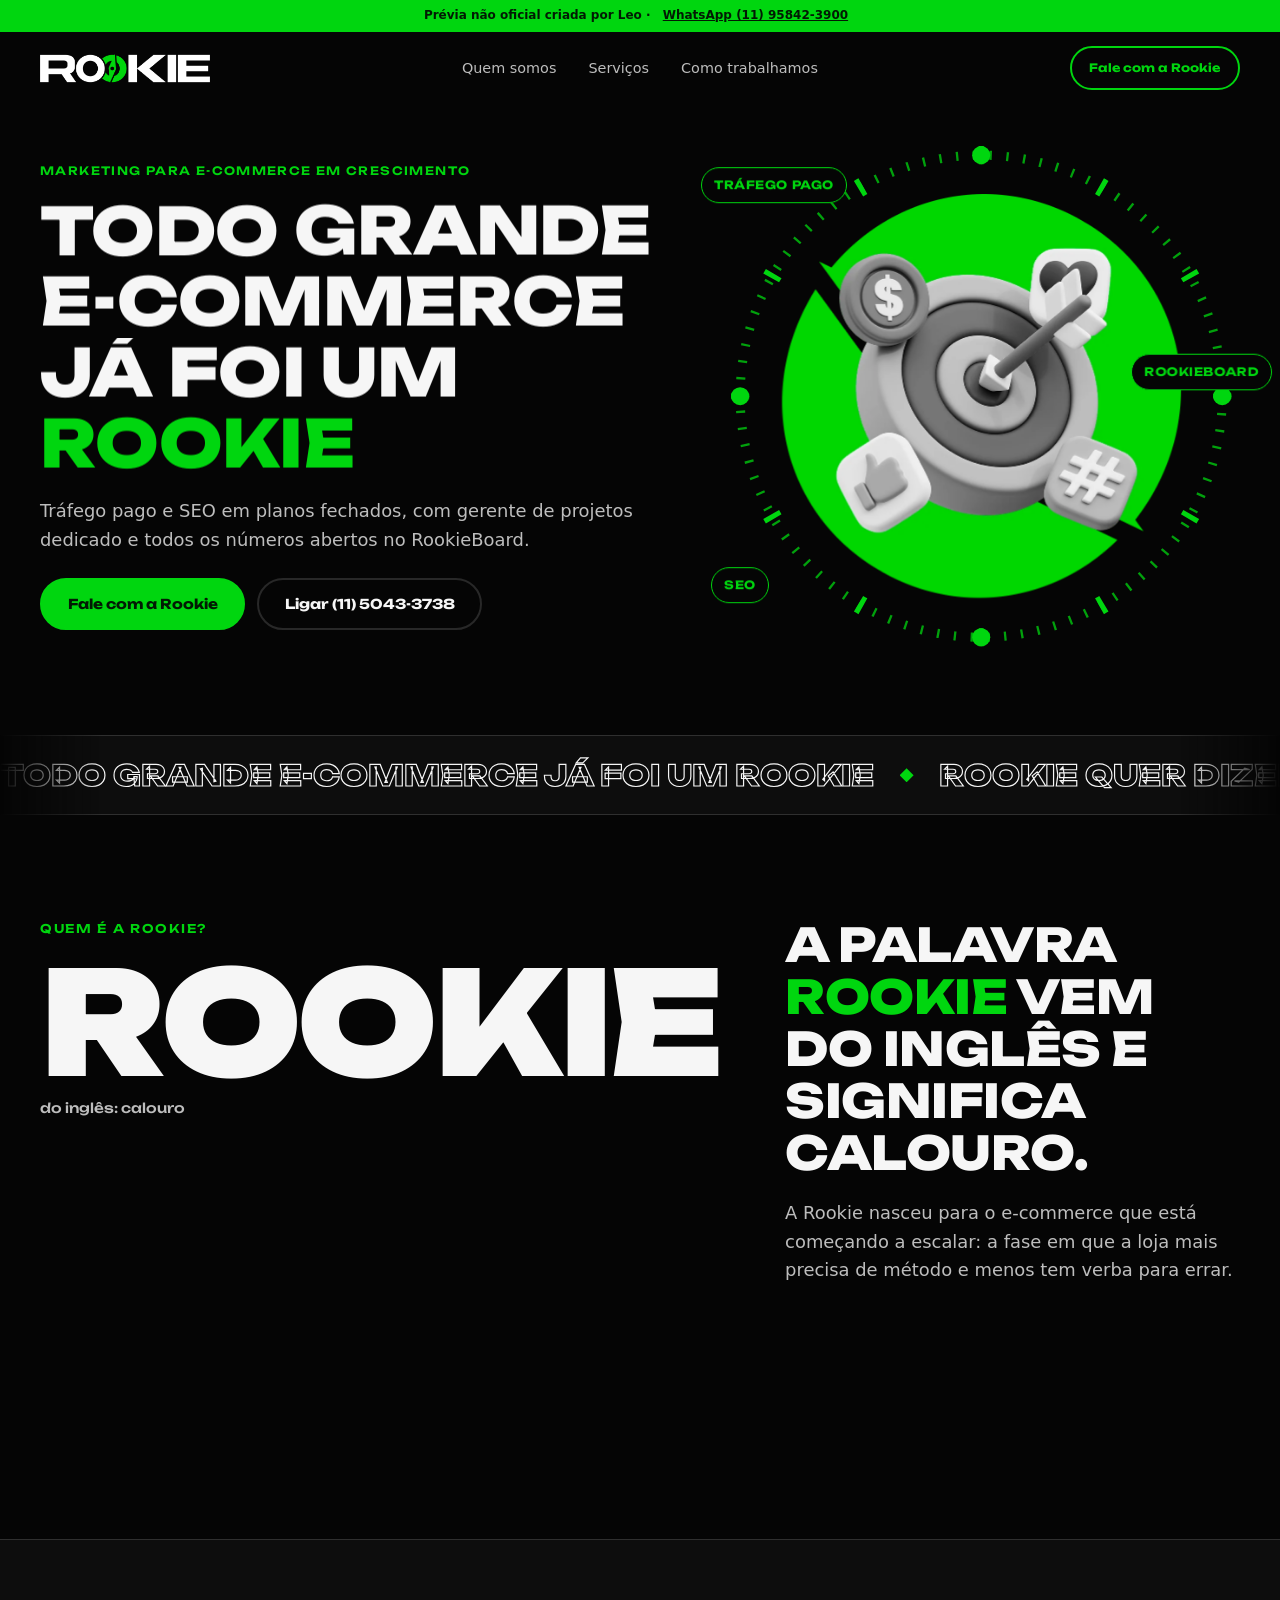
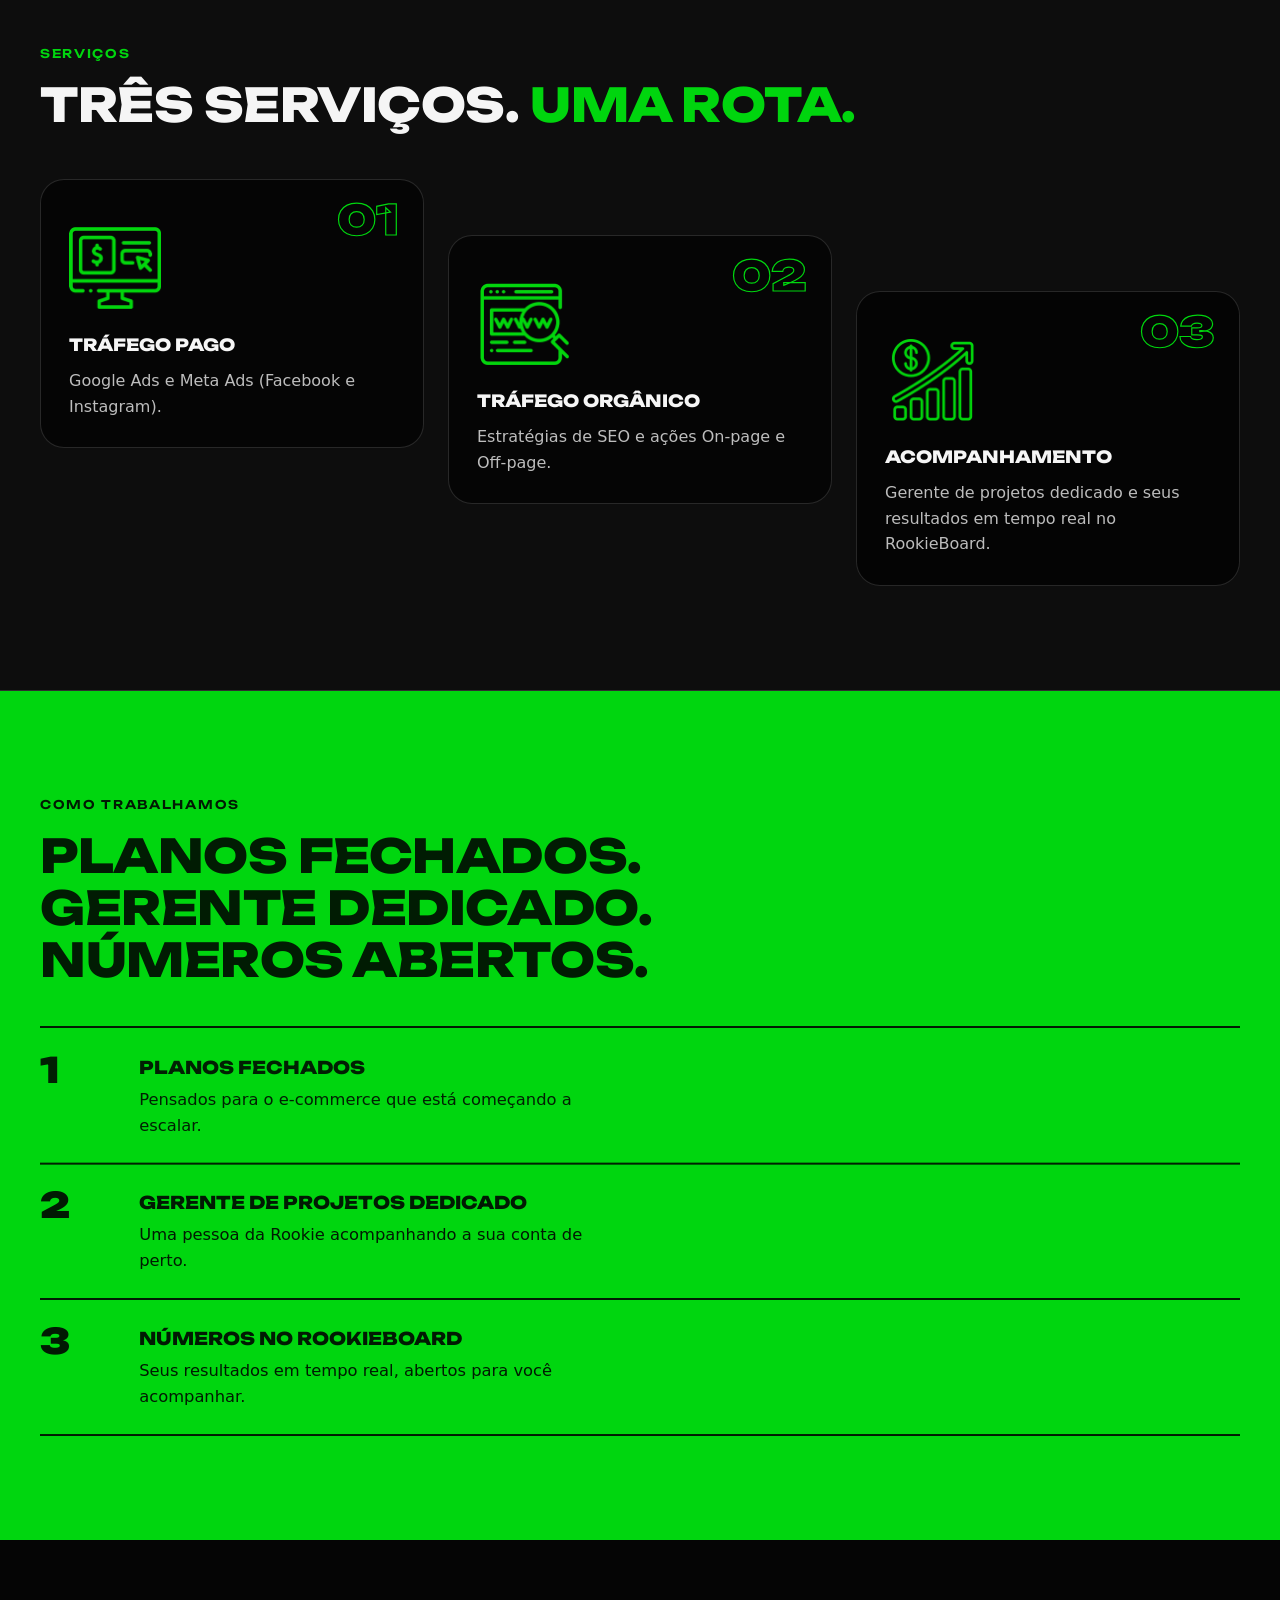
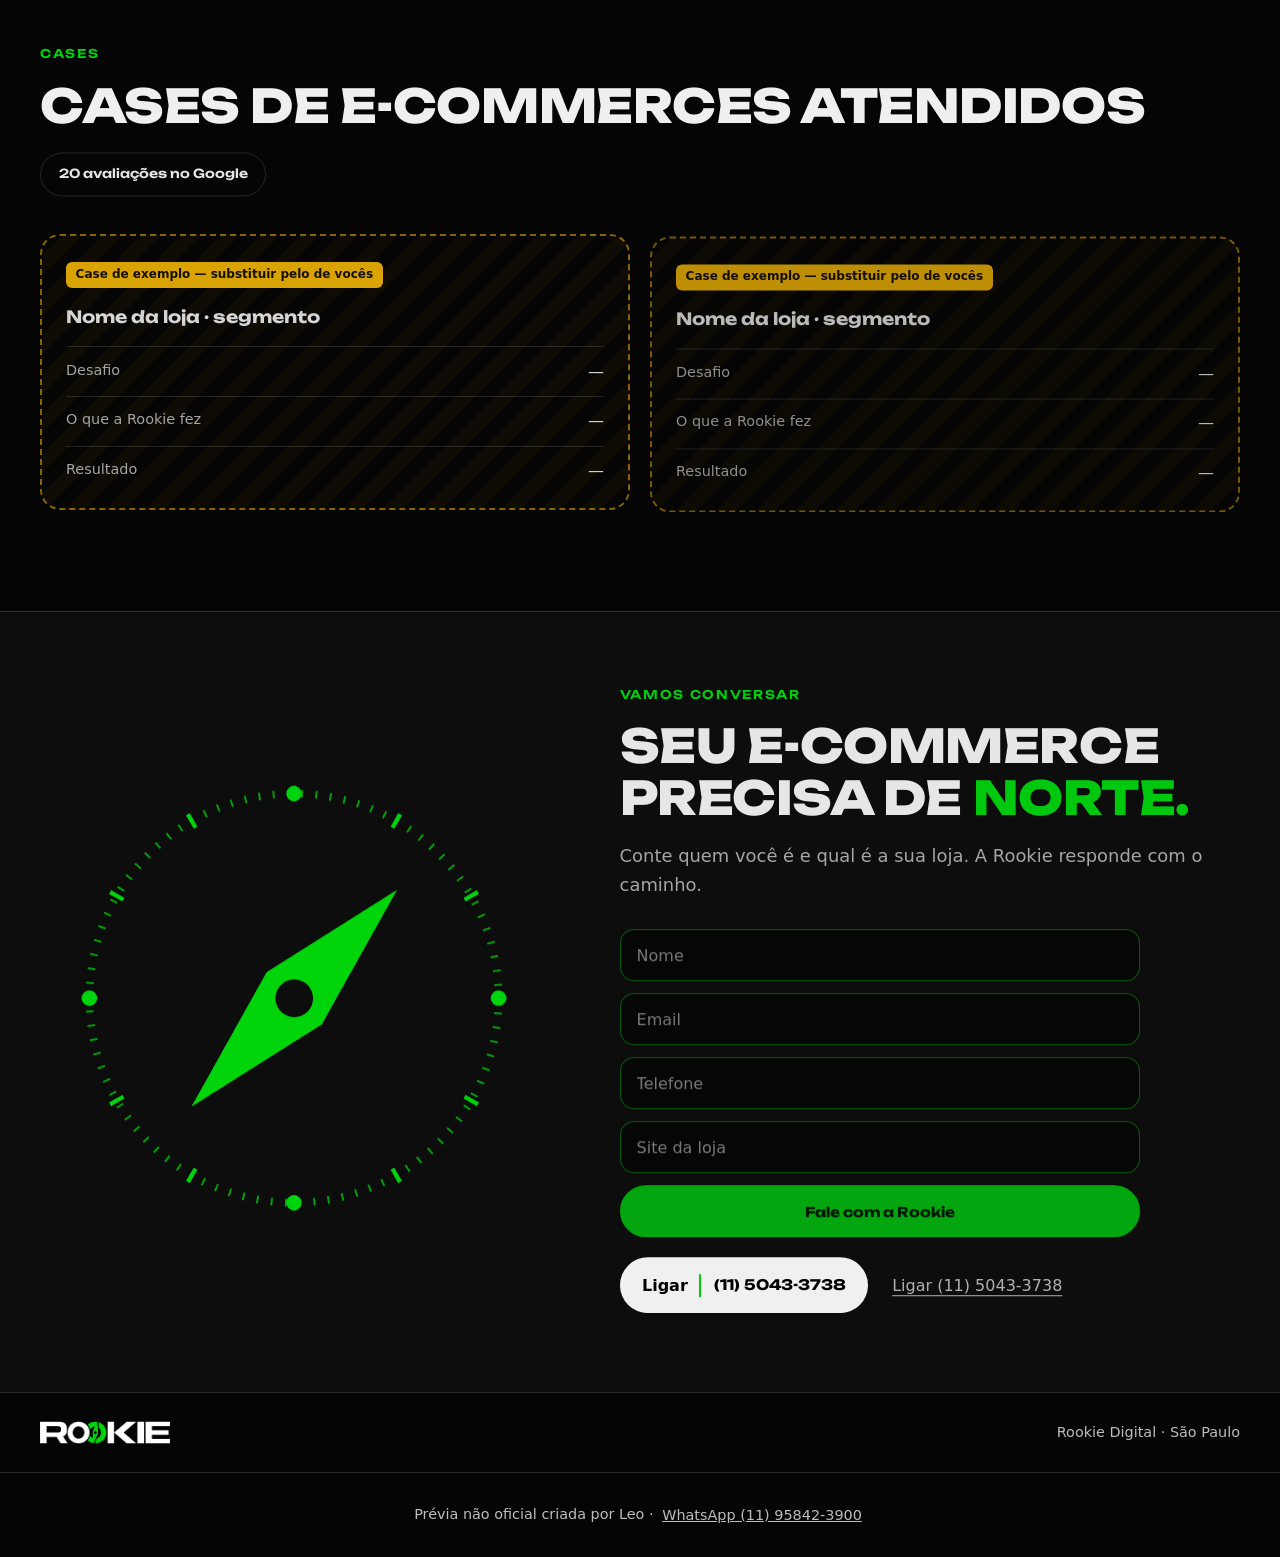
<file: rookie/index.html>
<!doctype html>
<html lang="pt-BR">
<head>
<meta charset="utf-8">
<meta name="viewport" content="width=device-width, initial-scale=1, viewport-fit=cover">
<title>Rookie Digital — Todo grande e-commerce já foi um Rookie (prévia)</title>
<meta name="description" content="Prévia não oficial de uma nova home para a Rookie Digital: tráfego pago e SEO para e-commerce que está começando a escalar.">
<meta name="robots" content="noindex, nofollow">
<meta name="theme-color" content="#050505">
<link rel="icon" href="assets/ico-bussola.webp">
<link rel="preload" href="assets/fonts/unbounded.woff2" as="font" type="font/woff2" crossorigin>
<link rel="stylesheet" href="../_kit/base.css">
<link rel="stylesheet" href="styles.css">
<script>
  (function () {
    var d = document.documentElement;
    if (window.matchMedia && matchMedia('(prefers-reduced-motion: reduce)').matches) return;
    d.classList.add('js');
    window.__af = setTimeout(function () { d.classList.add('anim-fail'); }, 2500);
  })();
</script>
</head>
<body>
<a class="skip" href="#main">Ir para o conteúdo</a>
<div class="pv-bar" role="note">Prévia não oficial criada por Leo · <a href="https://wa.me/5511958423900" target="_blank" rel="noopener">WhatsApp (11) 95842-3900</a></div>

<header class="hdr">
  <div class="wrap hdr__in">
    <a class="logo" href="#top" aria-label="Rookie Digital — início"><img src="assets/logo-rookie.webp" alt="Rookie Digital" width="618" height="108"></a>
    <nav class="hdr__nav" aria-label="Principal">
      <a href="#quem">Quem somos</a><a href="#servicos">Serviços</a><a href="#jeito">Como trabalhamos</a>
    </nav>
    <a class="pill" href="#contato">Fale com a Rookie</a>
  </div>
</header>

<main id="main">
  <section class="hero" id="top">
    <div class="wrap hero__in">
      <div class="stage" id="stage">
        <svg class="dial" id="heroDial" viewBox="0 0 400 400" aria-hidden="true" focusable="false">
          <circle class="dial__ticks" cx="200" cy="200" r="186" pathLength="360"/>
          <circle class="dial__major" cx="200" cy="200" r="186" pathLength="360"/>
          <circle class="dial__dot" cx="200" cy="14" r="7"/>
          <circle class="dial__dot" cx="386" cy="200" r="7"/>
          <circle class="dial__dot" cx="200" cy="386" r="7"/>
          <circle class="dial__dot" cx="14" cy="200" r="7"/>
        </svg>
        <img class="stage__img" id="heroImg" src="assets/hero-alvo.webp" alt="Alvo com seta sobre um círculo verde, cercado por ícones de cifrão, curtida e hashtag" width="919" height="931" fetchpriority="high">
        <span class="chip chip--a" data-depth="1" aria-hidden="true">Tráfego pago</span><span class="chip chip--b" data-depth="2" aria-hidden="true">SEO</span><span class="chip chip--c" data-depth="3" aria-hidden="true">RookieBoard</span>
      </div>
      <div class="hero__copy">
        <p class="eyebrow" data-in>Marketing para e-commerce em crescimento</p>
        <h1 class="h1" id="h1">Todo grande e-commerce já foi um <span class="hl">Rookie</span></h1>
        <p class="lead" data-in>Tráfego pago e SEO em planos fechados, com gerente de projetos dedicado e todos os números abertos no RookieBoard.</p>
        <div class="cta" data-in>
          <a class="btn" href="#contato">Fale com a Rookie</a>
          <a class="btn btn--ghost" href="tel:+551150433738" target="_blank" rel="noopener">Ligar (11) 5043-3738</a>
        </div>
      </div>
    </div>
  </section>

  <div class="marquee strip" aria-hidden="true">
    <div class="marquee__track">
      <span>Todo grande e-commerce já foi um Rookie</span><i></i><span>Rookie quer dizer calouro</span><i></i><span>Método para quem está começando a escalar</span><i></i>
      <span>Todo grande e-commerce já foi um Rookie</span><i></i><span>Rookie quer dizer calouro</span><i></i><span>Método para quem está começando a escalar</span><i></i>
    </div>
  </div>

  <section class="about" id="quem">
    <div class="wrap about__in">
      <div class="about__word" data-reveal>
        <p class="kicker">Quem é a Rookie?</p>
        <p class="def"><span class="def__w">Rookie</span><span class="def__m">do inglês: calouro</span></p>
      </div>
      <div class="about__body">
        <h2 class="h2" data-reveal>A palavra <span class="hl">Rookie</span> vem do inglês e significa calouro.</h2>
        <p class="lead" data-reveal>A Rookie nasceu para o e-commerce que está começando a escalar: a fase em que a loja mais precisa de método e menos tem verba para errar.</p>
        <img class="guides" id="guides" src="assets/logo-guias.webp" alt="Logotipo da Rookie com as linhas de construção da marca" width="800" height="200" loading="lazy">
      </div>
    </div>
  </section>

  <section class="svc" id="servicos">
    <div class="wrap">
      <p class="kicker" data-reveal>Serviços</p>
      <h2 class="h2 svc__t" data-reveal>Três serviços. <span class="hl">Uma rota.</span></h2>
      <ol class="route" id="route">
        
        <li class="stop" data-reveal>
          <article class="card" data-tilt>
            <span class="stop__n">01</span>
            <img src="assets/ico-trafego-pago.webp" alt="" width="186" height="166" loading="lazy">
            <h3>Tráfego pago</h3>
            <p>Google Ads e Meta Ads (Facebook e Instagram).</p>
          </article>
        </li>
        
        <li class="stop" data-reveal>
          <article class="card" data-tilt>
            <span class="stop__n">02</span>
            <img src="assets/ico-trafego-organico.webp" alt="" width="186" height="166" loading="lazy">
            <h3>Tráfego orgânico</h3>
            <p>Estratégias de SEO e ações On-page e Off-page.</p>
          </article>
        </li>
        
        <li class="stop" data-reveal>
          <article class="card" data-tilt>
            <span class="stop__n">03</span>
            <img src="assets/ico-acompanhamento.webp" alt="" width="186" height="166" loading="lazy">
            <h3>Acompanhamento</h3>
            <p>Gerente de projetos dedicado e seus resultados em tempo real no RookieBoard.</p>
          </article>
        </li>
        
      </ol>
    </div>
  </section>

  <section class="jeito" id="jeito">
    <div class="wrap">
      <p class="kicker kicker--ink" data-reveal>Como trabalhamos</p>
      <h2 class="h2 jeito__t" data-reveal>Planos fechados. Gerente dedicado. Números abertos.</h2>
      <ul class="pledges">
        
        <li data-reveal><span class="pledges__n">1</span><div><h3>Planos fechados</h3><p>Pensados para o e-commerce que está começando a escalar.</p></div></li>
        
        <li data-reveal><span class="pledges__n">2</span><div><h3>Gerente de projetos dedicado</h3><p>Uma pessoa da Rookie acompanhando a sua conta de perto.</p></div></li>
        
        <li data-reveal><span class="pledges__n">3</span><div><h3>Números no RookieBoard</h3><p>Seus resultados em tempo real, abertos para você acompanhar.</p></div></li>
        
      </ul>
    </div>
  </section>

  <section class="proof" id="cases">
    <div class="wrap">
      <div class="proof__head">
        <div>
          <p class="kicker" data-reveal>Cases</p>
          <h2 class="h2" data-reveal>Cases de e-commerces atendidos</h2>
        </div>
        <p class="gbadge" data-reveal>20 avaliações no Google</p>
      </div>
      <div class="cases">
        
        <article class="case is-placeholder" data-reveal>
          <span class="ph">Case de exemplo — substituir pelo de vocês</span>
          <h3>Nome da loja · segmento</h3>
          <dl><div><dt>Desafio</dt><dd>—</dd></div><div><dt>O que a Rookie fez</dt><dd>—</dd></div><div><dt>Resultado</dt><dd>—</dd></div></dl>
        </article>
        
        <article class="case is-placeholder" data-reveal>
          <span class="ph">Case de exemplo — substituir pelo de vocês</span>
          <h3>Nome da loja · segmento</h3>
          <dl><div><dt>Desafio</dt><dd>—</dd></div><div><dt>O que a Rookie fez</dt><dd>—</dd></div><div><dt>Resultado</dt><dd>—</dd></div></dl>
        </article>
        
      </div>
    </div>
  </section>

  <section class="contact" id="contato">
    <div class="wrap contact__in">
      <div class="north" id="north" data-reveal>
        <svg class="dial dial--big" viewBox="0 0 400 400" aria-hidden="true" focusable="false">
          <circle class="dial__ticks" cx="200" cy="200" r="186" pathLength="360"/>
          <circle class="dial__major" cx="200" cy="200" r="186" pathLength="360"/>
          <circle class="dial__dot" cx="200" cy="14" r="7"/>
          <circle class="dial__dot" cx="386" cy="200" r="7"/>
          <circle class="dial__dot" cx="200" cy="386" r="7"/>
          <circle class="dial__dot" cx="14" cy="200" r="7"/>
        </svg>
        <img class="needle" id="needle" src="assets/agulha.webp" alt="" width="262" height="1037" loading="lazy">
      </div>
      <div class="contact__copy">
        <p class="kicker" data-reveal>Vamos conversar</p>
        <h2 class="h2" data-reveal>Seu e-commerce precisa de <span class="hl">norte.</span></h2>
        <p class="lead" data-reveal>Conte quem você é e qual é a sua loja. A Rookie responde com o caminho.</p>
        <form class="form" id="form" data-reveal novalidate>
          <label><span class="sr">Nome</span><input type="text" name="nome" placeholder="Nome" autocomplete="name"></label>
          <label><span class="sr">Email</span><input type="email" name="email" placeholder="Email" autocomplete="email"></label>
          <label><span class="sr">Telefone</span><input type="tel" name="tel" placeholder="Telefone" autocomplete="tel"></label>
          <label><span class="sr">Site da loja</span><input type="text" name="site" placeholder="Site da loja" autocomplete="url"></label>
          <button class="btn btn--block" type="submit">Fale com a Rookie</button>
          <p class="form__msg" id="formMsg" role="status" hidden>Isto é uma prévia: nada foi enviado.</p>
        </form>
        <div class="reach" data-reveal>
          <a class="wa" href="tel:+551150433738" target="_blank" rel="noopener"><span>Ligar</span><b>(11) 5043-3738</b></a>
          <a class="tel" href="tel:+551150433738">Ligar (11) 5043-3738</a>
        </div>
      </div>
    </div>
  </section>
</main>

<footer class="foot">
  <div class="wrap foot__in">
    <img src="assets/logo-rookie.webp" alt="Rookie Digital" width="618" height="108" loading="lazy">
    <p>Rookie Digital · São Paulo</p>
  </div>
  <p class="pv-foot">Prévia não oficial criada por Leo · <a href="https://wa.me/5511958423900" target="_blank" rel="noopener">WhatsApp (11) 95842-3900</a></p>
</footer>

<script src="../_vendor/gsap.min.js" defer></script>
<script src="../_kit/kit.js" defer></script>
<script src="main.js" defer></script>
</body>
</html>
</file>
<file: _kit/base.css>
/* Kit — base compartilhada. Cada agência define as próprias variáveis e o próprio layout/identidade no styles.css dela. */
*,*::before,*::after{box-sizing:border-box}
html{-webkit-text-size-adjust:100%}
img{max-width:100%;height:auto;display:block}
a{color:inherit}
ul,ol{list-style:none;margin:0;padding:0}
h1,h2,h3,h4,p{margin:0}
body{margin:0;overflow-x:hidden}
:focus-visible{outline:3px solid var(--accent,#fff);outline-offset:3px;border-radius:6px}
.skip{position:absolute;left:-999px;top:0;background:var(--accent,#fff);color:var(--on-accent,#000);padding:.75rem 1rem;z-index:100}
.skip:focus{left:0}
.wrap{width:min(1200px,100% - 2.5rem);margin-inline:auto}
.mw{display:inline-block;overflow:hidden;vertical-align:top;padding-bottom:.08em;margin-bottom:-.08em}
.mw__in{display:inline-block;will-change:transform}
/* estado "armado" das animações: só com JS e movimento permitido; anim-fail (2,5 s sem main.js) libera tudo */
.js:not(.anim-fail) [data-in],.js:not(.anim-fail) [data-reveal]{opacity:0}
.js:not(.anim-fail) #h1{visibility:hidden}
/* marquee em CSS puro (velocidade constante, nada ligado ao scroll) */
.marquee{overflow:hidden;mask-image:linear-gradient(90deg,transparent,#000 8%,#000 92%,transparent);-webkit-mask-image:linear-gradient(90deg,transparent,#000 8%,#000 92%,transparent)}
.marquee__track{display:flex;gap:2.5rem;width:max-content;align-items:center;animation:marquee 45s linear infinite}
@keyframes marquee{to{transform:translateX(-50%)}}
/* aviso obrigatório do preview */
.pv-bar{font-size:.75rem;text-align:center;padding:.4rem 1rem}
.pv-bar a{display:inline-block;padding:14px 8px;margin:-14px 0}
.pv-foot{font-size:.8125rem;text-align:center;padding:1.25rem 0}
.pv-foot a{display:inline-flex;align-items:center;min-height:44px;padding:0 .25rem}
/* placeholder visível e marcado (único texto de rascunho permitido) */
.ph{display:inline-block;background:#fbbc04;color:#1a1200;font-size:.75rem;font-weight:700;padding:.2rem .6rem;border-radius:6px;margin-bottom:1rem}
.is-placeholder{border:2px dashed rgba(251,188,4,.6);border-radius:20px;padding:1.5rem;background:repeating-linear-gradient(135deg,transparent 0 14px,rgba(251,188,4,.05) 14px 28px)}
@media (prefers-reduced-motion:reduce){
  .marquee__track{animation:none;flex-wrap:wrap;width:auto;justify-content:center}
  .marquee__track [aria-hidden=true]{display:none}
  *{transition:none!important}
}
</file>
<file: digitalthings/styles.css>
/* Digital Things — "o conteúdo sai da tela". Ameixa #66055c (cor do site deles) + ouro das moedas + serifa grossa dos títulos deles. */
@font-face{font-family:"Playfair Display";src:url(assets/fonts/playfair.woff2) format("woff2");font-weight:600 900;font-display:swap}
:root{
  --plum:#66055c;--plum-d:#3b0235;--deep:#25011f;--ink:#1d0a1b;--cream:#fbf4fa;--line:rgba(102,5,92,.16);
  --pink:#ff5fa8;--pink-d:#c4166f;--gold:#ffc233;--on-gold:#2a1500;--white:#fff;
  --muted:#5b4659;--muted-l:#e6c9e2;
  --accent:#ffc233;--on-accent:#2a1500;
  --serif:"Playfair Display",Georgia,"Times New Roman",serif;
  --sans:system-ui,-apple-system,"Segoe UI",Roboto,Helvetica,Arial,sans-serif;
}
html{scroll-padding-top:5rem}
body{font-family:var(--sans);background:var(--cream);color:var(--ink);line-height:1.6;font-size:1.0625rem}
a{text-decoration-thickness:1px;text-underline-offset:.2em}
em{font-style:normal}

.pv-bar{background:#000;color:#f0dcec}
.pv-bar a{color:var(--gold)}
.pv-foot{color:var(--muted-l)}
.pv-foot a{color:var(--gold)}

/* header */
.hdr{background:var(--plum);color:#fff;position:relative;z-index:20}
.hdr__in{display:flex;align-items:center;justify-content:space-between;gap:1rem;min-height:68px}
.hdr__logo img{width:132px;height:auto}
.hdr__nav{display:flex;gap:1.75rem;font-size:.82rem;letter-spacing:.08em;text-transform:uppercase;font-weight:600}
.hdr__nav a{text-decoration:none;padding:.9rem .2rem;opacity:.88}
.hdr__nav a:hover{opacity:1;text-decoration:underline}
.pill{background:var(--gold);color:var(--on-gold);font-weight:700;font-size:.9rem;text-decoration:none;padding:.7rem 1.25rem;border-radius:99px;min-height:44px;display:inline-flex;align-items:center;white-space:nowrap}

/* tipos */
.eyebrow{font-family:ui-monospace,"SF Mono",Menlo,Consolas,monospace;font-size:.85rem;letter-spacing:.06em;color:var(--muted-l);margin-bottom:1.1rem}
.eyebrow--dk{color:var(--plum)}
.br{color:var(--pink);margin:0 .12em;font-weight:700}
.h1,.h2{font-family:var(--serif);font-weight:800;line-height:1.04;letter-spacing:-.01em}
.h1{font-size:clamp(2.35rem,5.2vw,4.9rem)}
.h2{font-size:clamp(2rem,4.2vw,3.6rem)}
.hl{color:var(--gold);font-style:italic}
.lead{font-size:clamp(1.05rem,1.4vw,1.25rem);color:var(--muted-l);max-width:34em}
.lead--dk{color:var(--muted)}

.btn{display:inline-flex;align-items:center;justify-content:center;min-height:52px;padding:0 1.8rem;border-radius:99px;background:var(--gold);color:var(--on-gold);font-weight:700;text-decoration:none;border:2px solid var(--gold);cursor:pointer;font:inherit;font-weight:700;transition:transform .25s,box-shadow .25s}
.btn:hover{transform:translateY(-2px);box-shadow:0 10px 28px rgba(255,194,51,.35)}
.btn--ghost{background:transparent;color:#fff;border-color:rgba(255,255,255,.55)}
.btn--ghost:hover{box-shadow:none;background:rgba(255,255,255,.08)}
.btn--plum{background:var(--plum);border-color:var(--plum);color:#fff}
.btn--plum:hover{box-shadow:0 10px 28px rgba(102,5,92,.35)}
.cta{display:flex;flex-wrap:wrap;gap:.8rem;margin-top:1.9rem}

/* hero */
.hero{background:linear-gradient(160deg,var(--plum) 0%,var(--plum-d) 100%);color:#fff;position:relative;overflow:hidden}
.hero__glow{position:absolute;right:-10%;top:-20%;width:70vw;height:70vw;max-width:900px;max-height:900px;background:radial-gradient(closest-side,rgba(255,95,168,.38),rgba(255,95,168,0));pointer-events:none}
.hero__in{display:grid;grid-template-columns:1fr 1.1fr;align-items:center;gap:2rem;padding-block:clamp(2.5rem,6vw,5rem);position:relative}
.hero__copy .lead{margin-top:1.4rem}
.stage{position:relative;aspect-ratio:751/501;width:100%;perspective:1100px}
.stage__in{position:absolute;inset:0;transform-style:preserve-3d}
.stage__bn{position:absolute;inset:0}
.stage__bn img{width:100%;height:100%;object-fit:contain;filter:drop-shadow(0 30px 40px rgba(0,0,0,.35))}
.tk{position:absolute;left:var(--x);top:var(--y);width:var(--s);aspect-ratio:1;display:block}
.tk__a,.tk svg{display:block;width:100%;height:100%}
.tk svg{filter:drop-shadow(0 8px 10px rgba(0,0,0,.3));cursor:pointer}
.tk--blur{filter:blur(2.5px)}
.tk--blur svg{cursor:default}
.js:not(.anim-fail) .tk,.js:not(.anim-fail) .stage__bn img{opacity:0}

/* seções */
.sec{padding-block:clamp(3.5rem,8vw,7rem)}
.sec__head{margin-bottom:clamp(2rem,4vw,3.5rem);max-width:46rem}
.sec__head .lead{margin-top:1rem}
.sec--cream{background:var(--cream)}
.sec--plum{background:var(--plum);color:#fff}
.sec--deep{background:var(--deep);color:#fff}

/* serviços: três cartas ligadas */
.tri{display:grid;grid-template-columns:repeat(3,1fr);gap:1.5rem;counter-reset:s}
.card{position:relative;background:#fff;border:1px solid var(--line);border-radius:28px;padding:2.2rem 2rem 4.2rem;box-shadow:0 18px 40px -22px rgba(102,5,92,.35);transform-style:preserve-3d;transition:background .35s,color .35s,box-shadow .35s;overflow:hidden}
.card::before{content:"";position:absolute;inset:0;background:radial-gradient(420px circle at var(--gx,50%) var(--gy,0%),rgba(255,95,168,.22),transparent 60%);opacity:0;transition:opacity .3s;pointer-events:none}
.card:hover::before{opacity:1}
.card__n{position:absolute;right:1.4rem;top:.4rem;font-family:var(--serif);font-weight:900;font-size:6.5rem;line-height:1;color:transparent;-webkit-text-stroke:1.5px rgba(102,5,92,.22)}
.card__ic{display:grid;place-items:center;width:84px;height:84px;border-radius:22px;background:var(--cream);margin-bottom:1.4rem;border:1px solid var(--line)}
.card__ic img{width:48px;height:auto}
.card__t{font-family:var(--serif);font-weight:800;font-size:1.8rem;color:var(--plum);margin-bottom:.7rem}
.card p{color:var(--muted);max-width:26em}
.card__arrow{position:absolute;left:2rem;bottom:1.7rem;width:56px;height:2px;background:var(--plum);transition:width .4s cubic-bezier(.2,.8,.2,1)}
.card__arrow::after{content:"";position:absolute;right:0;top:-5px;width:12px;height:12px;border-top:2px solid var(--plum);border-right:2px solid var(--plum);transform:rotate(45deg)}
.card:hover .card__arrow{width:120px}
.card:last-child .card__arrow{background:var(--pink)}

/* quem somos */
.about{background:#fff}
.about__in{display:grid;grid-template-columns:.9fr 1.1fr;gap:clamp(2rem,6vw,6rem);align-items:center}
.about__mark{display:flex;align-items:center;justify-content:center;font-family:var(--serif);font-weight:900;line-height:.9;user-select:none;perspective:900px}
.about__dt{display:inline-block;overflow:hidden;padding:.05em .02em}
.about__dtin{display:inline-block;font-size:clamp(7rem,19vw,17rem);color:var(--plum);letter-spacing:-.04em;background:linear-gradient(135deg,var(--plum) 30%,var(--pink));-webkit-background-clip:text;background-clip:text;-webkit-text-fill-color:transparent}
.about__br{font-size:clamp(3.5rem,9vw,8rem);color:var(--pink);font-family:ui-monospace,Menlo,Consolas,monospace;font-weight:400}
.about__copy .h2{margin-bottom:1.4rem;color:var(--plum)}
.about__copy .hl,.final .hl{color:var(--pink-d)}
#fazemos .hl{color:var(--pink-d)}
.eyebrow--dk .br{color:var(--pink-d)}
.about__copy p{color:var(--muted);margin-top:1rem;max-width:36em}
.about__lead{font-family:var(--serif);font-size:clamp(1.4rem,2.2vw,1.9rem)!important;line-height:1.25;color:var(--ink)!important;font-weight:700}
.about__strong{color:var(--ink)!important;font-weight:600}

/* clientes */
.mq{margin-top:.5rem}
.mq .marquee__track{gap:1.4rem;animation-duration:50s}
.mq li{width:112px;height:112px;flex:none;display:grid;place-items:center;border:1px solid rgba(255,255,255,.2);border-radius:24px;background:rgba(255,255,255,.06)}
.mq li img{width:64px;height:64px;object-fit:contain}

/* depoimentos */
.quotes{columns:3 300px;column-gap:1.25rem}
.q{break-inside:avoid;margin:0 0 1.25rem;background:rgba(255,255,255,.06);border:1px solid rgba(255,255,255,.14);border-radius:24px;padding:1.7rem 1.6rem 1.4rem;transition:transform .35s cubic-bezier(.2,.8,.2,1),background .35s}
.q:hover{transform:translateY(-4px);background:rgba(255,255,255,.1)}
.q blockquote{margin:0;font-family:var(--serif);font-size:1.12rem;line-height:1.5;font-weight:600;color:#fff;position:relative}
.q blockquote::before{content:"\201C";display:block;font-size:3.2rem;line-height:.6;color:var(--pink);margin-bottom:.3rem}
.q__who{display:flex;align-items:center;gap:.9rem;margin-top:1.2rem}
.q__who img{width:56px;height:56px;border-radius:50%;object-fit:cover;border:2px solid var(--pink)}
.q__who p{font-size:.9rem;line-height:1.35}
.q__who strong{display:block;color:#fff;font-size:1rem}
.q__who span{color:var(--muted-l);font-size:.82rem}
.more{margin-top:1rem}
.more summary{cursor:pointer;list-style:none;display:inline-flex;align-items:center;min-height:48px;padding:0 1.6rem;border:2px solid var(--gold);border-radius:99px;color:var(--gold);font-weight:700}
.more summary::-webkit-details-marker{display:none}
.more summary::after{content:"+";margin-left:.7rem;font-size:1.3rem;line-height:1}
.more[open] summary::after{content:"\2212"}
.more[open] summary{margin-bottom:1.5rem}

/* contato */
.final__in{display:grid;grid-template-columns:1fr 1fr;gap:clamp(2rem,6vw,5rem);align-items:start}
.final .h2{color:var(--plum)}
.final .lead{margin-top:1rem}
.contact{margin-top:2rem;display:grid;gap:.9rem}
.contact li{display:grid;grid-template-columns:7rem 1fr;gap:.5rem;padding-bottom:.9rem;border-bottom:1px solid var(--line);align-items:baseline}
.contact span{font-family:ui-monospace,Menlo,Consolas,monospace;font-size:.8rem;color:var(--plum);text-transform:uppercase;letter-spacing:.06em}
.contact a,.contact b{color:var(--ink);font-weight:600;text-decoration:none;display:inline-flex;align-items:center;min-height:44px}
.contact a:hover{color:var(--plum);text-decoration:underline}
.form{background:#fff;border:1px solid var(--line);border-radius:28px;padding:clamp(1.5rem,3vw,2.4rem);display:grid;gap:1rem;box-shadow:0 30px 60px -30px rgba(102,5,92,.4)}
.form label{display:grid;gap:.4rem;font-weight:600;font-size:.92rem;color:var(--plum)}
.form input{font:inherit;color:var(--ink);padding:.8rem 1rem;min-height:48px;border:1.5px solid #d9bfd5;border-radius:14px;background:#fff}
.form input:focus{outline:3px solid var(--gold);border-color:var(--plum)}
.form__msg{font-weight:700;color:var(--plum);background:#fff4d1;border-radius:12px;padding:.8rem 1rem}

/* rodapé */
.ftr{background:var(--plum);color:#fff;padding-top:3rem}
.ftr__in{display:flex;justify-content:space-between;align-items:flex-start;gap:2rem;flex-wrap:wrap;padding-bottom:1.5rem}
.ftr__brand img{width:150px;height:auto}
.ftr__brand p{margin-top:.8rem;font-family:var(--serif);font-style:italic;color:var(--muted-l)}
.ftr__links a{display:inline-flex;align-items:center;min-height:44px;text-decoration:none}
.ftr__links a:hover{text-decoration:underline}

/* mobile */
@media (max-width:860px){
  .hdr__nav{display:none}
  .hdr__logo img{width:112px}
  .hero__in{grid-template-columns:1fr;gap:1rem;padding-block:2rem 1.5rem}
  .hero__copy .lead{font-size:1rem;margin-top:1rem}
  .cta{margin-top:1.4rem}
  .cta .btn{flex:1 1 100%}
  .stage{max-width:520px;margin-inline:auto;margin-top:.5rem}
  .tri{grid-template-columns:1fr}
  .about__in{grid-template-columns:1fr}
  .about__mark{justify-content:flex-start}
  .final__in{grid-template-columns:1fr}
  .contact li{grid-template-columns:1fr;gap:0}
  .quotes{columns:1}
}
@media (prefers-reduced-motion:reduce){
  .card,.q,.btn,.card__arrow{transition:none!important}
}
</file>
<file: efficiency/styles.css>
/* Efficiency — identidade: verde-petróleo profundo (#031f22 / #00585e da marca) + verde-menta (#87ff9b da marca), Bricolage Grotesque.
   Ideia: a jornada do consumidor como trilha. Nada ligado ao scroll. */
@font-face{font-family:"Bricolage Grotesque";src:url("assets/fonts/bricolage.woff2") format("woff2");font-weight:400 800;font-display:swap}
:root{
  --ink:#031f22;--ink2:#052c30;--teal:#00585e;--teal2:#0b6f76;--mint:#87ff9b;--mint-ink:#00383c;
  --mist:#eef9f1;--white:#fff;--text:#eafff0;--muted:#a9cdc9;--dark-text:#0c2d30;--dark-muted:#44666a;--line:rgba(135,255,155,.2);
  --accent:#87ff9b;--on-accent:#00383c;
  --font:"Bricolage Grotesque",system-ui,-apple-system,"Segoe UI",Roboto,sans-serif;
}
body{background:var(--ink);color:var(--text);font:400 1rem/1.6 var(--font)}
.hl{color:var(--mint)}
.sec--light .hl,.sec--white .hl{color:var(--teal)}

.pv-bar{background:#010f11;color:var(--muted);border-bottom:1px solid var(--line)}
.pv-bar a{color:var(--mint)}
.pv-foot{color:var(--muted)}
.pv-foot a{color:var(--mint)}

.hdr{position:sticky;top:0;z-index:50;background:rgba(3,31,34,.78);backdrop-filter:blur(14px);-webkit-backdrop-filter:blur(14px);border-bottom:1px solid var(--line)}
.hdr__in{display:flex;align-items:center;gap:1.5rem;min-height:68px}
.logo{display:inline-flex;align-items:center;min-height:44px}
.logo img{width:72px;height:auto}
.hdr__nav{display:flex;gap:1.75rem;margin-left:auto}
.hdr__nav a{color:var(--muted);text-decoration:none;font-weight:500;padding:.6rem 0}
.hdr__nav a:hover{color:var(--mint)}
.pill{display:inline-flex;align-items:center;min-height:44px;padding:0 1.15rem;border-radius:999px;background:var(--mint);color:var(--mint-ink);font-weight:700;font-size:.9375rem;text-decoration:none;white-space:nowrap}

.btn{display:inline-flex;align-items:center;justify-content:center;min-height:52px;padding:.8rem 1.7rem;border-radius:14px;background:var(--mint);color:var(--mint-ink);font:700 1rem/1.2 var(--font);text-decoration:none;border:2px solid var(--mint);cursor:pointer;transition:transform .2s,box-shadow .2s,background .2s}
.btn:hover{transform:translateY(-2px);box-shadow:0 14px 34px -14px var(--mint)}
.btn--ghost{background:transparent;color:var(--text);border-color:rgba(135,255,155,.45)}
.btn--ghost:hover{background:rgba(135,255,155,.1);box-shadow:none}

.eyebrow{display:inline-block;color:var(--mint);font-size:.8125rem;font-weight:700;letter-spacing:.12em;text-transform:uppercase;margin-bottom:1rem}
.sec--light .eyebrow,.sec--white .eyebrow{color:var(--teal)}
.h1{font-size:clamp(2.15rem,5.6vw,4.9rem);line-height:1;letter-spacing:-.035em;font-weight:800;font-variation-settings:"opsz" 96}
.h2{font-size:clamp(1.8rem,3.9vw,3.1rem);line-height:1.05;letter-spacing:-.028em;font-weight:800;max-width:22ch;font-variation-settings:"opsz" 72}
.h3{font-size:1.3rem;font-weight:700}
.lead{color:var(--muted);font-size:clamp(1.0625rem,1.5vw,1.2rem);max-width:48ch;margin-top:1.1rem}
.sec--light .lead,.sec--white .lead{color:var(--dark-muted)}

/* ---------- hero ---------- */
.hero{position:relative;overflow:hidden;background:
  radial-gradient(60% 70% at 78% 40%,rgba(0,88,94,.75),transparent 70%),
  radial-gradient(40% 50% at 8% 100%,rgba(135,255,155,.1),transparent 70%),var(--ink);
  padding:clamp(1.5rem,4vw,3rem) 0 clamp(2rem,5vw,4.5rem)}
.hero__dots{position:absolute;inset:0;background-image:radial-gradient(rgba(135,255,155,.16) 1px,transparent 1.2px);background-size:26px 26px;mask-image:radial-gradient(70% 80% at 70% 45%,#000,transparent);-webkit-mask-image:radial-gradient(70% 80% at 70% 45%,#000,transparent);pointer-events:none}
.hero__in{position:relative;display:grid;grid-template-columns:minmax(0,1fr) minmax(0,1.02fr);gap:2rem;align-items:center;min-height:min(76vh,720px)}
.cta{display:flex;flex-wrap:wrap;gap:.75rem;margin-top:1.8rem}

.route{position:relative;width:100%;aspect-ratio:560/520;max-width:620px;margin-inline:auto;touch-action:pan-y}
.route__glow{position:absolute;inset:8% 6%;background:radial-gradient(closest-side,rgba(135,255,155,.2),transparent);filter:blur(10px);pointer-events:none}
.route__svg{position:absolute;inset:0;width:100%;height:100%;overflow:visible}
.route__ghost{fill:none;stroke:rgba(135,255,155,.18);stroke-width:2;stroke-dasharray:3 9;stroke-linecap:round}
.route__line{fill:none;stroke-width:5;stroke-linecap:round;filter:drop-shadow(0 0 8px rgba(135,255,155,.55))}
.route__dot{fill:#fff;filter:drop-shadow(0 0 10px #87ff9b) drop-shadow(0 0 22px #87ff9b)}
.route__layer{position:absolute;inset:0}
.chip{position:absolute;display:inline-flex;align-items:center;min-height:30px;padding:0 .8rem;border-radius:999px;background:rgba(5,44,48,.8);border:1px solid var(--line);color:var(--text);font-size:.78rem;font-weight:600;white-space:nowrap;backdrop-filter:blur(6px);-webkit-backdrop-filter:blur(6px);animation:bob 6s ease-in-out infinite}
.chip::before{content:"";width:7px;height:7px;border-radius:50%;background:var(--mint);margin-right:.5rem}
@keyframes bob{50%{transform:translateY(-8px)}}
.route__nodes{position:absolute;inset:0}
.node{position:absolute;width:0;height:0}
.node__dot{position:absolute;left:0;top:0;transform:translate(-50%,-50%);display:grid;place-items:center;width:38px;height:38px;border-radius:50%;background:var(--ink);border:2px solid var(--mint);color:var(--mint);font-weight:800;font-size:.9rem;transition:background .3s,color .3s,box-shadow .3s}
.node.is-on .node__dot{background:var(--mint);color:var(--mint-ink);box-shadow:0 0 0 8px rgba(135,255,155,.18),0 0 26px rgba(135,255,155,.6)}
.node__txt{position:absolute;top:18px;display:flex;flex-direction:column;gap:.1rem;white-space:nowrap;line-height:1.2}
.node--r .node__txt{left:-6px}
.node--l .node__txt{right:-6px;align-items:flex-end;text-align:right;top:26px}
.node__txt b{font-size:1.02rem;font-weight:800;color:#fff}
.node__txt i{font-style:normal;font-size:.8rem;color:var(--muted)}

/* ---------- seções ---------- */
.sec{padding:clamp(3.5rem,8vw,6.5rem) 0}
.sec__head{margin-bottom:clamp(1.8rem,4vw,3rem)}
.sec__head--sub{margin-top:clamp(3rem,7vw,5rem)}
.sec--light{background:var(--mist);color:var(--dark-text)}
.sec--white{background:var(--white);color:var(--dark-text)}
.sec--teal{background:var(--teal);color:#fff}
.sec--teal .lead{color:#c8ece8}
.sec--ink{background:var(--ink2);color:var(--text)}

/* jornada */
.jr__tabs{display:grid;grid-template-columns:repeat(4,1fr);gap:.4rem}
.jr__tab{position:relative;display:flex;align-items:center;gap:.7rem;min-height:64px;padding:.6rem 2rem .6rem 1.2rem;border:0;background:#cfeed8;color:var(--teal);font:700 1rem/1.2 var(--font);text-align:left;cursor:pointer;clip-path:polygon(0 0,calc(100% - 22px) 0,100% 50%,calc(100% - 22px) 100%,0 100%);transition:background .3s,color .3s}
.jr__tab small{display:grid;place-items:center;width:26px;height:26px;border-radius:50%;border:2px solid currentColor;font-size:.75rem;font-weight:800;flex:none}
.jr__tab:hover{background:#b6f0c5}
.jr__tab.is-on{background:var(--teal);color:var(--mint)}
.jr__tab:focus-visible{outline-offset:-4px;outline-color:var(--teal)}
.jr__panels{margin-top:1.2rem;background:#fff;border:1px solid #cfe8d6;border-radius:22px;padding:clamp(1.5rem,4vw,3rem);min-height:260px;box-shadow:0 30px 60px -40px rgba(0,88,94,.5)}
.jr__q{font-size:clamp(2rem,5vw,4rem);line-height:1;letter-spacing:-.03em;font-weight:800;color:var(--teal)}
.jr__t{margin-top:1.1rem;max-width:52ch;color:var(--dark-muted);font-size:1.1rem}
.jr__ch{display:flex;flex-wrap:wrap;gap:.6rem;margin-top:1.6rem}
.jr__ch li{display:inline-flex;align-items:center;min-height:40px;padding:0 1rem;border-radius:999px;background:var(--mist);border:1px solid #bfe6c9;color:var(--teal);font-weight:700;font-size:.9rem}
.tabs-ready .jr__panel:not(.is-on){display:none}
.jr__panel + .jr__panel{margin-top:2rem;padding-top:2rem;border-top:1px solid #dcefe2}
.tabs-ready .jr__panel + .jr__panel{margin:0;padding:0;border:0}

/* serviços */
.cards{display:grid;grid-template-columns:repeat(3,1fr);gap:1.25rem}
.card{position:relative;background:#fff;color:var(--dark-text);border-radius:22px;padding:1.8rem;box-shadow:0 30px 60px -34px rgba(0,0,0,.55);transform-style:preserve-3d;overflow:hidden}
.card::after{content:"";position:absolute;inset:0;background:radial-gradient(260px circle at var(--gx,50%) var(--gy,0%),rgba(135,255,155,.35),transparent 60%);opacity:0;transition:opacity .3s;pointer-events:none}
.card:hover::after{opacity:1}
.card__ic{width:96px;height:96px;margin:-.4rem 0 .6rem -.4rem;mix-blend-mode:multiply}
.card h3{font-size:1.4rem;line-height:1.15;font-weight:800;letter-spacing:-.02em;color:var(--teal)}
.card p{margin-top:.7rem;color:var(--dark-muted)}
.tags{display:flex;flex-wrap:wrap;gap:.4rem;margin-top:1.2rem}
.tags li{padding:.25rem .7rem;border-radius:999px;background:var(--mist);color:var(--teal);font-size:.8rem;font-weight:700}
.band{display:flex;flex-wrap:wrap;align-items:center;justify-content:space-between;gap:1.2rem;margin-top:1.25rem;padding:1.6rem 1.8rem;border-radius:22px;background:var(--ink);border:1px solid var(--line)}
.band__t{font-size:1.5rem;font-weight:800;color:var(--mint);letter-spacing:-.02em}
.band p:last-child{color:var(--muted)}

/* clientes */
.logos{display:grid;grid-template-columns:repeat(4,1fr);gap:1rem}
.logo-tile{border-radius:18px;overflow:hidden;background:#f3f3f3;box-shadow:0 18px 40px -26px rgba(0,56,60,.5);transform-style:preserve-3d}
.logo-tile img{width:100%;height:auto;aspect-ratio:1}
.rating{display:flex;align-items:center;gap:.6rem;margin-top:1rem;font-weight:700;color:var(--dark-muted)}
.stars{color:#f5a800;letter-spacing:.1em}
.reviews{display:grid;grid-template-columns:1.4fr 1fr 1fr;gap:1rem}
.review{display:flex;flex-direction:column;gap:.8rem;background:var(--mist);border-radius:20px;padding:1.6rem}
.review blockquote{margin:0;font-size:1rem;line-height:1.55;color:var(--dark-text)}
.review p{margin-top:auto;color:var(--dark-muted);font-size:.9rem}
.h3{margin:clamp(2.5rem,6vw,4rem) 0 1rem}
.cases{display:grid;grid-template-columns:repeat(2,1fr);gap:1rem}
.case h4{font-size:1.25rem;color:var(--teal)}
.case small{color:var(--dark-muted)}
.case p{margin-top:.6rem;color:var(--dark-text)}
.case__r{font-weight:700}

/* quem somos */
.pillars{display:grid;grid-template-columns:repeat(3,1fr);gap:0;border-top:1px solid var(--line)}
.pillars li{padding:1.8rem 1.6rem 0 0}
.pillars li + li{padding-left:1.6rem;border-left:1px solid var(--line)}
.pillars__n{color:var(--mint);font-weight:800;font-size:.9rem;letter-spacing:.1em}
.pillars h3{font-size:clamp(1.8rem,3.2vw,2.6rem);font-weight:800;letter-spacing:-.03em;margin:.4rem 0 .8rem}
.pillars p{color:var(--muted)}

/* contato */
.final{background:linear-gradient(160deg,var(--teal),var(--ink) 80%)}
.final__in{display:grid;grid-template-columns:1fr 1fr;gap:clamp(2rem,5vw,4rem);align-items:center}
.final .lead{color:#c8ece8}
.btn--wa{margin-top:1.6rem}
.form{display:grid;gap:.9rem;background:rgba(3,31,34,.6);border:1px solid var(--line);border-radius:22px;padding:clamp(1.3rem,3vw,2rem)}
.form label{display:grid;gap:.35rem;font-weight:600;font-size:.9rem;color:var(--mint)}
.form input,.form textarea{width:100%;min-height:48px;padding:.7rem .9rem;border-radius:12px;border:1px solid rgba(135,255,155,.3);background:#fff;color:var(--dark-text);font:400 1rem var(--font)}
.form textarea{resize:vertical}
.form__msg{color:var(--mint);font-weight:600}

/* rodapé */
.ftr{background:#010f11;padding-top:3rem;color:var(--muted)}
.ftr__in{display:grid;grid-template-columns:1.1fr 1.4fr auto;gap:2rem;align-items:start}
.ftr__brand img{width:84px;height:auto;margin-bottom:.8rem}
.ftr__links{display:grid;gap:.3rem}
.ftr__links a{display:inline-flex;align-items:center;min-height:44px;color:var(--text);text-decoration:none}
.ftr__links a:hover{color:var(--mint)}
.ftr__badge{background:#fff;border-radius:14px;padding:.8rem}
.ftr__badge img{width:110px;height:auto}

/* ---------- mobile ---------- */
@media (max-width:860px){
  .hdr__nav{display:none}
  .hdr__in{justify-content:space-between}
  .hero__in{grid-template-columns:1fr;gap:1rem;min-height:0}
  .cta{margin-top:1.3rem}
  .cta .btn{flex:1 1 100%}
  .btn--ghost{min-height:48px}
  .route{max-width:520px;aspect-ratio:560/500}
  .node__dot{width:32px;height:32px;font-size:.8rem}
  .node__txt{top:15px}
  .node__txt i{display:none}
  .node__txt b{font-size:.9rem}
  .node--l .node__txt{top:20px}
  .chip{font-size:.7rem;min-height:26px;padding:0 .6rem}
  .chip--d{display:none}
  .jr__tabs{grid-template-columns:1fr 1fr}
  .cards,.reviews,.cases,.final__in{grid-template-columns:1fr}
  .logos{grid-template-columns:repeat(2,1fr)}
  .pillars{grid-template-columns:1fr}
  .pillars li,.pillars li + li{padding:1.4rem 0;border-left:0;border-bottom:1px solid var(--line)}
  .ftr__in{grid-template-columns:1fr}
}
@media (prefers-reduced-motion:reduce){.chip{animation:none}}
</file>
<file: latina/styles.css>
/* Latina: identidade da própria marca (laranja #F19430, tinta #231F20, creme, verde, azul, amarelo) com a ideia de "frames": contact sheet de bastidores. Nada ligado ao scroll. */
:root{
  --orange:#F19430;--orange-deep:#D97A1C;--ink:#231F20;--ink-2:#2d2309;--cream:#FBF3E4;--cream-deep:#F3E6CC;
  --green:#3D7564;--green-deep:#284E43;--blue:#4488DB;--yellow:#F9D348;--white:#fff;
  --accent:var(--ink);--on-accent:#fff;
  --display:"Sora",system-ui,-apple-system,"Segoe UI",Roboto,sans-serif;
  --body:system-ui,-apple-system,"Segoe UI",Roboto,"Helvetica Neue",Arial,sans-serif;
}
body{background:var(--cream);color:var(--ink);font:400 1rem/1.6 var(--body);-webkit-font-smoothing:antialiased}
h1,h2,h3,h4,.pill,.btn{font-family:var(--display)}
.topbar{background:var(--ink);color:#e9e2d4;text-align:center}
.topbar a{color:#fff}
.hl{background:var(--ink);color:var(--yellow);padding:0 .14em;border-radius:.14em;-webkit-box-decoration-break:clone;box-decoration-break:clone}

/* header */
.hdr{position:sticky;top:0;z-index:50;background:rgba(241,148,48,.92);backdrop-filter:blur(10px);-webkit-backdrop-filter:blur(10px)}
.hdr__in{display:flex;align-items:center;gap:1.5rem;min-height:64px}
.hdr__logo{display:inline-flex;align-items:center;min-height:44px}
.hdr__logo img{width:92px;height:auto;filter:none}
.hdr__nav{display:flex;gap:1.75rem;margin-left:auto}
.hdr__nav a{text-decoration:none;font-weight:600;font-size:.9375rem;padding:.7rem 0;color:var(--ink)}
.hdr__nav a:hover{text-decoration:underline;text-underline-offset:5px}
.pill{display:inline-flex;align-items:center;min-height:44px;padding:0 1.15rem;border-radius:999px;background:var(--ink);color:#fff;font-weight:700;font-size:.875rem;text-decoration:none;white-space:nowrap;transition:background .2s,transform .2s}
.pill:hover{background:var(--green-deep);transform:translateY(-1px)}

/* botões */
.btn{display:inline-flex;align-items:center;justify-content:center;gap:.6rem;min-height:52px;padding:.8rem 1.6rem;border-radius:999px;background:var(--ink);color:#fff;font-weight:700;font-size:.9375rem;line-height:1.2;text-decoration:none;border:2px solid var(--ink);cursor:pointer;transition:transform .2s,box-shadow .2s,background .2s,color .2s}
.btn:hover{transform:translateY(-2px);box-shadow:0 12px 26px -10px rgba(35,31,32,.55)}
.btn--ghost{background:transparent;color:var(--ink)}
.btn--ghost:hover{background:var(--ink);color:#fff}
.btn--ink{background:var(--ink);color:#fff}

/* tipografia */
.eyebrow{display:flex;align-items:center;gap:.7rem;font:800 .8125rem/1.3 var(--display);letter-spacing:.12em;text-transform:uppercase;color:var(--green-deep);margin-bottom:1.1rem}
.eyebrow::before{content:"";width:26px;height:3px;background:var(--orange);border-radius:2px;flex-shrink:0}
.eyebrow--y{color:var(--yellow)}
.eyebrow--y::before{background:var(--yellow)}
.h1{font-size:clamp(2.3rem,5.4vw,4.6rem);line-height:1.06;letter-spacing:-.03em;font-weight:800;max-width:14ch}
.h2{font-size:clamp(1.8rem,3.8vw,3rem);line-height:1.08;letter-spacing:-.025em;font-weight:800;max-width:22ch}
.h2 .hl{background:none;color:#A5560B;padding:0}
.sec--dark .h2 .hl{color:var(--orange)}
.h3{font-size:1.25rem;font-weight:800}
.lead{font-size:clamp(1rem,1.4vw,1.1875rem);line-height:1.6;max-width:52ch;margin-top:1.1rem;color:rgba(35,31,32,.8)}
.sec{padding:clamp(4rem,9vw,7.5rem) 0;position:relative}
.sec__head{margin-bottom:clamp(2rem,5vw,3.5rem)}
.sec--dark{background:var(--ink);color:#fff}
.sec--dark .lead{color:rgba(255,255,255,.72)}
.sec--cream{background:var(--cream-deep)}

/* hero */
.hero{background:linear-gradient(160deg,var(--orange) 0%,var(--orange-deep) 62%,#c96a16 100%);position:relative;overflow:hidden;padding:clamp(1.5rem,4vw,3.5rem) 0 0}
.hero::after{content:"";position:absolute;inset:0;background:radial-gradient(circle at 82% 18%,rgba(255,255,255,.2),transparent 46%);pointer-events:none}
.hero__in{position:relative;z-index:1;display:grid;grid-template-columns:minmax(0,1fr);gap:1.4rem}
.hero__logo{overflow:hidden;order:-1}
.hero__logo img{width:100%;height:auto}
.hero .eyebrow{color:var(--ink)}
.hero .eyebrow::before{background:var(--ink)}
.hero .lead{color:rgba(35,31,32,.9);font-weight:500;margin-top:1.2rem}
.hero .btn--ghost:hover{color:#fff}
.cta{display:flex;flex-wrap:wrap;gap:.75rem;margin-top:1.75rem}
.stage{position:relative;aspect-ratio:1/.92;width:100%;margin-top:.5rem}
.rec{position:absolute;left:1%;top:-2%;z-index:5;display:inline-flex;align-items:center;gap:.45rem;background:var(--ink);color:#fff;font:800 .72rem/1 var(--display);letter-spacing:.14em;padding:.5rem .75rem;border-radius:999px}
.rec i{width:.55rem;height:.55rem;border-radius:50%;background:#ff4a3d;animation:rec 1.4s steps(2,jump-none) infinite}
@keyframes rec{50%{opacity:.15}}
.fr{position:absolute;left:var(--l);top:var(--t);width:var(--w);transform:rotate(var(--r));z-index:2}
.fr:nth-of-type(5){z-index:3}
.fr__in{background:var(--ink);padding:.3rem .3rem .3rem;border-radius:.45rem;box-shadow:0 18px 34px -14px rgba(35,31,32,.6);position:relative}
.fr__in::before,.fr__in::after{content:"";position:absolute;left:.1rem;right:.1rem;height:.2rem;background:repeating-linear-gradient(90deg,rgba(255,255,255,.55) 0 .28rem,transparent .28rem .6rem);opacity:.7}
.fr__in::before{top:.05rem}.fr__in::after{bottom:.05rem}
.fr img{width:100%;height:auto;border-radius:.2rem}
.js:not(.anim-fail) .fr{opacity:0}
.js:not(.anim-fail) .hero__logo img{transform:translateY(102%)}

/* faixa de frentes */
.strip{background:var(--ink);color:var(--yellow);padding:1.05rem 0;position:relative;z-index:2}
.strip__track{gap:0}
.strip__track li{font:800 clamp(1rem,2.2vw,1.35rem)/1 var(--display);text-transform:uppercase;letter-spacing:.06em;white-space:nowrap;padding:0 1.6rem;display:flex;align-items:center;gap:3.2rem}
.strip__track li::after{content:"";width:.6rem;height:.6rem;background:var(--orange);border-radius:50%}

/* bastidores */
.sheet{columns:2;column-gap:.9rem}
.cell{break-inside:avoid;margin-bottom:.9rem}
.cell figure{margin:0;position:relative;background:#0e0c0c;padding:.5rem .4rem .4rem;border-radius:.5rem;border:1px solid rgba(255,255,255,.1);overflow:hidden;transition:border-color .25s,box-shadow .25s}
.cell figure::before{content:"";display:block;height:.28rem;margin:0 0 .45rem;background:repeating-linear-gradient(90deg,rgba(255,255,255,.4) 0 .3rem,transparent .3rem .75rem)}
.cell img{width:100%;height:auto;border-radius:.2rem;filter:saturate(.8) contrast(1.02);transition:filter .35s}
.cell figcaption{position:absolute;left:.9rem;top:1.25rem;font:800 .7rem/1 var(--display);letter-spacing:.1em;color:var(--yellow);background:rgba(35,31,32,.78);padding:.28rem .45rem;border-radius:.3rem}
.cell:hover figure{border-color:var(--orange);box-shadow:0 22px 44px -22px rgba(241,148,48,.7)}
.cell:hover img{filter:none}
.cases-h{margin-top:clamp(3rem,6vw,5rem);display:flex;flex-wrap:wrap;align-items:baseline;gap:.4rem 1.2rem}
.cases-h p{color:rgba(255,255,255,.7);font-size:.9375rem}
.cases{display:grid;grid-template-columns:1fr;gap:1rem;margin-top:1.4rem}
.case{color:#fff}
.case h4{font-size:1.2rem}
.case small{display:block;color:rgba(255,255,255,.65);margin:.2rem 0 .8rem}
.case p{color:rgba(255,255,255,.82)}

/* soluções */
.sol{display:grid;grid-template-columns:1fr;gap:1rem}
.card{position:relative;border-radius:1.4rem;padding:1.6rem 1.5rem 1.8rem;overflow:hidden;transform-style:preserve-3d;will-change:transform}
.card::before{content:"";position:absolute;inset:0;background:radial-gradient(circle at var(--gx,50%) var(--gy,0%),rgba(255,255,255,.22),transparent 55%);pointer-events:none}
.card__n{display:block;font:800 clamp(3.4rem,7vw,5.4rem)/.9 var(--display);opacity:.28;margin-bottom:1rem;letter-spacing:-.04em}
.card h3{font-size:clamp(1.2rem,2vw,1.5rem);line-height:1.2;font-weight:800;margin-bottom:1.1rem;max-width:20ch}
.card ul li{font-size:.9375rem;line-height:1.5;padding:.55rem 0;border-top:1px solid currentColor;border-color:rgba(0,0,0,.16)}
.s-orange{background:var(--orange);color:var(--ink)}
.s-ink{background:var(--ink);color:#fff}.s-ink li{border-color:rgba(255,255,255,.18)!important}
.s-green{background:var(--green);color:#fff}.s-green li{border-color:rgba(255,255,255,.22)!important}
.s-blue{background:var(--blue);color:var(--ink)}
.s-yellow{background:var(--yellow);color:var(--ink)}

/* marcas */
.logos{display:grid;grid-template-columns:repeat(2,1fr);gap:.7rem}
.logos li{background:#fff;border-radius:.9rem;height:84px;display:flex;align-items:center;justify-content:center;padding:1rem;border:1px solid rgba(45,35,9,.08);transition:transform .25s,border-color .25s,box-shadow .25s}
.logos img{max-width:100%;max-height:44px;width:auto;height:auto;object-fit:contain}
.logos li:hover{transform:translateY(-4px);border-color:var(--orange);box-shadow:0 14px 26px -16px rgba(45,35,9,.5)}

/* método */
.method__in{display:grid;grid-template-columns:minmax(0,1fr);gap:2.5rem}
.method__fig{max-width:420px;margin-top:2rem}
.method__fig img{width:100%;height:auto;-webkit-mask-image:linear-gradient(to bottom,#000 80%,transparent 99%);mask-image:linear-gradient(to bottom,#000 80%,transparent 99%);will-change:transform}
.steps{position:relative;padding-left:0}
.steps__line{position:absolute;left:1.45rem;top:1.5rem;bottom:1.5rem;width:2px;background:linear-gradient(var(--orange),var(--yellow));transform-origin:top;border-radius:2px}
.step{display:flex;gap:1.3rem;align-items:flex-start;padding:.9rem 0 1.4rem;position:relative}
.step__n{position:relative;z-index:1;flex:0 0 2.9rem;height:2.9rem;border-radius:50%;background:var(--ink);border:2px solid var(--orange);color:var(--orange);display:grid;place-items:center;font:800 .95rem/1 var(--display)}
.step h3{font-size:1.2rem;font-weight:800;margin-top:.45rem}
.step p{color:rgba(255,255,255,.72);margin-top:.35rem;max-width:42ch}

/* quem somos + citação */
.about__in{display:grid;grid-template-columns:minmax(0,1fr);gap:1.75rem}
.about__copy p{font-size:1.0625rem;line-height:1.7;color:rgba(35,31,32,.88);margin-bottom:1.1rem;max-width:62ch}
.about__copy .sign{font:800 1.25rem/1.2 var(--display);color:#A5560B;margin-top:.4rem}
.group{display:flex;align-items:center;gap:.9rem;margin-top:1.4rem;padding-top:1.3rem;border-top:1px solid rgba(45,35,9,.14);font-size:.9375rem}
.group img{height:36px;width:auto}
.quote{margin:clamp(3rem,7vw,5rem) 0 0;background:var(--green);color:#fff;border-radius:1.6rem;padding:clamp(1.8rem,5vw,4rem)}
.quote blockquote{margin:0;font:800 clamp(1.4rem,3.4vw,2.6rem)/1.18 var(--display);letter-spacing:-.02em;max-width:26ch}
.quote figcaption{margin-top:1.6rem;display:flex;flex-direction:column;border-left:3px solid var(--yellow);padding-left:1rem}
.quote figcaption span{font-size:.9rem;opacity:1}
.js:not(.anim-fail) #quote{visibility:hidden}

/* contato */
.final{padding-top:0}
.panel{background:linear-gradient(135deg,var(--orange-deep),var(--orange));border-radius:1.8rem;padding:clamp(1.6rem,5vw,4.2rem);display:grid;grid-template-columns:minmax(0,1fr);gap:2rem;align-items:center}
.panel .h2 .hl{color:var(--ink);background:none}
.panel .h2{color:var(--ink)}
.panel .h2 .hl{color:#fff;text-shadow:0 1px 0 rgba(0,0,0,.12)}
.panel .lead{color:rgba(35,31,32,.9);font-weight:500;margin-bottom:1.6rem}
.social{display:flex;flex-wrap:wrap;gap:.3rem 1.4rem;margin-top:1.1rem}
.social a{display:inline-flex;align-items:center;min-height:44px;font-weight:700;color:var(--ink)}
.form{background:rgba(255,255,255,.95);border-radius:1.2rem;padding:1.4rem;display:grid;gap:.9rem}
.form label{display:grid;gap:.35rem;font-weight:600;font-size:.875rem;color:var(--ink-2)}
.form input,.form select{min-height:48px;border:1.5px solid rgba(45,35,9,.2);border-radius:.7rem;padding:0 .85rem;font:400 1rem var(--body);color:var(--ink);background:#fff;width:100%}
.form input:focus,.form select:focus{outline:3px solid var(--orange);outline-offset:1px;border-color:var(--orange-deep)}
.form__msg{font-weight:700;color:var(--green-deep);background:#e6f3ee;border-radius:.6rem;padding:.7rem .9rem;font-size:.9375rem}

/* rodapé */
.ftr{background:var(--ink-2);color:rgba(255,255,255,.75);padding:3.5rem 0 1rem}
.ftr__in{display:flex;flex-wrap:wrap;gap:2rem 3rem;justify-content:space-between}
.ftr__brand img{width:150px;height:auto;margin-bottom:1rem}
.ftr__brand p{max-width:34ch;font-size:.9375rem}
.ftr ul li a{display:inline-flex;align-items:center;min-height:44px;color:#fff}
.ftr__city{padding:.5rem 0;opacity:.7}
.disclaimer{margin-top:2rem;padding-top:1.2rem;border-top:1px solid rgba(255,255,255,.14);color:rgba(255,255,255,.72)}
.disclaimer a{color:var(--yellow)}

/* desktop */
@media (min-width:700px){
  .sheet{columns:3}
  .cases{grid-template-columns:repeat(2,1fr)}
  .logos{grid-template-columns:repeat(3,1fr)}
  .sol{grid-template-columns:repeat(2,1fr)}
}
@media (min-width:980px){
  .sheet{columns:4;column-gap:1rem}
  .cell{margin-bottom:1rem}
  .logos{grid-template-columns:repeat(5,1fr);gap:.9rem}
  .logos li{height:96px}
  .sol{grid-template-columns:repeat(6,1fr);gap:1.1rem}
  .sol .card:nth-child(1),.sol .card:nth-child(2){grid-column:span 3}
  .sol .card:nth-child(n+3){grid-column:span 2}
  .method__in{grid-template-columns:minmax(0,.95fr) minmax(0,1fr);gap:5rem;align-items:start}
  .about__in{grid-template-columns:minmax(0,.85fr) minmax(0,1.15fr);gap:4rem}
  .panel{grid-template-columns:1.1fr 1fr;gap:3.5rem}
}
@media (min-width:900px){
  .hero{padding-top:2.5rem}
  .hero__in{grid-template-columns:minmax(0,.92fr) minmax(0,1.08fr);column-gap:2rem;row-gap:0;align-items:center}
  .hero__copy{grid-column:1;grid-row:1;padding-bottom:3rem}
  .stage{grid-column:2;grid-row:1;margin:0;z-index:3;transform:translateY(2rem)}
  .hero__logo{grid-column:1/-1;grid-row:2;order:0;margin-top:-5vw}
  .hdr__logo img{width:104px}
}
@media (max-width:899px){
  .hdr__nav{display:none}
  .hdr__in{justify-content:space-between}
  .stage{margin-bottom:-1rem}
  .hero .lead{font-size:1rem}
}
@media (max-width:420px){
  .hdr__logo img{width:80px}
  .pill{padding:0 .9rem}
  .hero .btn{width:100%}
}
@media (prefers-reduced-motion:reduce){
  .rec i{animation:none}
  .btn:hover,.pill:hover,.logos li:hover{transform:none}
}
</file>
<file: livemkt/styles.css>
/* LIVE MKT — identidade: "palco aberto". Noite índigo + magenta/violeta/ciano neon (as cores do material deles), Montserrat leve contra extra-negrito. Nada ligado ao scroll. */
@font-face{font-family:"Montserrat";src:url("assets/fonts/montserrat.woff2") format("woff2");font-weight:100 900;font-display:swap}
:root{
  --ink:#0e0630;--ink2:#170a45;--violet:#5a2bd9;--magenta:#ff2bb0;--pink:#ff5cc6;--cyan:#35d6ff;
  --text:#fff;--muted:#cfc6f5;--line:rgba(255,255,255,.14);--paper:#f1effa;--on-ink:#170a45;
  --grad:linear-gradient(100deg,#d4129a,#5f2ee0);
  --accent:#35d6ff;--on-accent:#0e0630;
  --font:"Montserrat",system-ui,-apple-system,"Segoe UI",Roboto,sans-serif;
}
body{background:var(--ink);color:var(--text);font:400 1rem/1.65 var(--font)}
[hidden]{display:none!important}
.muted{color:var(--muted)}
.hl{color:var(--pink);font-weight:800}

.topbar{background:#08031f;color:var(--muted);font-size:.75rem;text-align:center;padding:.4rem 1rem;border-bottom:1px solid var(--line)}
.topbar a{color:#fff}
.hdr{position:sticky;top:0;z-index:50;background:rgba(14,6,48,.78);backdrop-filter:blur(14px);-webkit-backdrop-filter:blur(14px);border-bottom:1px solid var(--line)}
.hdr__in{display:flex;align-items:center;gap:1.5rem;min-height:68px}
.logo{display:inline-flex;align-items:center;min-height:44px}
.logo img{width:112px;height:auto}
.hdr__nav{display:flex;gap:1.9rem;margin-left:auto}
.hdr__nav a{color:var(--muted);text-decoration:none;font-weight:600;font-size:.875rem;letter-spacing:.06em;text-transform:uppercase;padding:.7rem 0;position:relative}
.hdr__nav a::after{content:"";position:absolute;left:0;right:0;bottom:.35rem;height:2px;background:var(--grad);transform:scaleX(0);transform-origin:left;transition:transform .35s}
.hdr__nav a:hover{color:#fff}.hdr__nav a:hover::after{transform:scaleX(1)}
.pill,.btn{display:inline-flex;align-items:center;justify-content:center;min-height:44px;padding:0 1.3rem;border-radius:999px;background:var(--grad);color:#fff;font:700 .9375rem/1.2 var(--font);text-decoration:none;border:2px solid transparent;cursor:pointer;white-space:nowrap}
.btn{min-height:54px;padding:.8rem 1.8rem;font-size:1rem;transition:transform .2s,box-shadow .2s}
.btn:hover{transform:translateY(-2px);box-shadow:0 14px 36px -12px var(--magenta)}
.btn--ghost{background:transparent;border-color:rgba(255,255,255,.35)}
.btn--ghost:hover{border-color:var(--cyan);box-shadow:0 14px 36px -16px var(--cyan)}
.btn--sm{min-height:44px;padding:0 1.2rem;font-size:.875rem}

.eyebrow{display:inline-block;color:var(--cyan);font-size:.8125rem;font-weight:700;letter-spacing:.14em;text-transform:uppercase;margin-bottom:1.1rem}
.h1{font-size:clamp(2.3rem,5.6vw,4.4rem);line-height:1.02;letter-spacing:-.03em;font-weight:300}
.h2{font-size:clamp(1.9rem,4vw,3.1rem);line-height:1.08;letter-spacing:-.025em;font-weight:300;max-width:20ch}
.h2--xl{font-size:clamp(3rem,8vw,6.2rem);line-height:.95;max-width:none}
.h3{font-size:1.5rem;font-weight:700}
.lead{color:var(--muted);font-size:clamp(1.0625rem,1.5vw,1.2rem);max-width:50ch;margin-top:1.25rem}

/* abertura de cortina (só com JS e movimento permitido) */
.curtain{display:none}
.js:not(.anim-fail) .curtain{display:block;position:fixed;inset:0;z-index:300;pointer-events:none}
.curtain__l,.curtain__r{position:absolute;top:0;bottom:0;width:51%;background:linear-gradient(160deg,#2a0f7a,#5a2bd9 45%,#d4129a)}
.curtain__l{left:0;border-radius:0 46% 46% 0/0 28% 28% 0}
.curtain__r{right:0;background:linear-gradient(200deg,#2a0f7a,#5a2bd9 45%,#d4129a);border-radius:46% 0 0 46%/28% 0 0 28%}
.curtain__logo{position:absolute;left:50%;top:50%;width:min(220px,50vw);height:auto;transform:translate(-50%,-50%)}

/* hero */
.hero{position:relative;overflow:hidden;padding:clamp(1.5rem,4vw,3rem) 0 clamp(2.5rem,5vw,4.5rem);background:radial-gradient(120% 90% at 70% 0,#2a1070,var(--ink) 62%)}
.hero__bg{position:absolute;inset:0;pointer-events:none;overflow:hidden}
.beam{position:absolute;top:-6%;width:min(46vw,560px);height:105%;transform-origin:50% 0;clip-path:polygon(46% 0,54% 0,100% 100%,0 100%);mix-blend-mode:screen;opacity:.55}
.beam--a{left:2%;background:linear-gradient(to bottom,rgba(53,214,255,.55),rgba(53,214,255,0) 85%)}
.beam--b{right:-2%;background:linear-gradient(to bottom,rgba(255,43,176,.55),rgba(255,43,176,0) 85%)}
.blob{position:absolute;border-radius:48% 52% 60% 40%/50% 40% 60% 50%;filter:blur(2px)}
.blob--a{width:44vw;height:44vw;max-width:620px;max-height:620px;left:-14%;bottom:-24%;background:linear-gradient(140deg,#ff2bb0,#5a2bd9);opacity:.5}
.blob--b{width:34vw;height:34vw;max-width:460px;max-height:460px;right:-8%;bottom:-10%;background:linear-gradient(140deg,#35d6ff,#5a2bd9);opacity:.35}
.hero__spot{position:absolute;inset:0;--mx:70%;--my:40%;background:radial-gradient(circle 360px at var(--mx) var(--my),rgba(255,255,255,.14),transparent 70%)}
.hero__in{position:relative;display:grid;grid-template-columns:minmax(0,.95fr) minmax(0,1.05fr);gap:2rem;align-items:center;min-height:min(74vh,700px)}
.cta{display:flex;flex-wrap:wrap;gap:.75rem;margin-top:2rem}

/* deck de cases em perspectiva */
.deck{position:relative;perspective:1100px;width:100%;max-width:620px;justify-self:center;aspect-ratio:1/1.02}
.deck__rig{position:absolute;inset:0;transform-style:preserve-3d}
.dcard{position:absolute;aspect-ratio:4/5;padding:0;border:0;border-radius:18px;overflow:hidden;cursor:pointer;background:var(--ink2);rotate:var(--r);translate:0 0 var(--z);box-shadow:0 30px 60px -20px rgba(0,0,0,.7),0 0 0 1px rgba(255,255,255,.18);transition:box-shadow .3s}
.dcard:hover{box-shadow:0 30px 70px -18px rgba(255,43,176,.55),0 0 0 2px var(--cyan)}
.dcard img{width:100%;height:100%;object-fit:cover}
.dcard span{position:absolute;left:.6rem;bottom:.6rem;background:rgba(14,6,48,.82);color:#fff;font-size:.75rem;font-weight:700;letter-spacing:.04em;padding:.25rem .65rem;border-radius:999px}

/* faixa de serviços */
.band{background:var(--grad);padding:1.1rem 0;overflow:hidden}
.band .marquee__track{gap:0;animation-duration:38s}
.band li{font-size:clamp(1.1rem,2.4vw,1.7rem);font-weight:800;text-transform:uppercase;letter-spacing:.04em;white-space:nowrap;padding:0 1.4rem;position:relative}
.band li::after{content:"✦";position:absolute;right:-.4rem;color:rgba(255,255,255,.7);font-weight:400}
.band li:nth-child(even){font-weight:300}

/* seções */
.sec{padding:clamp(4rem,9vw,7.5rem) 0;position:relative}
.sec__head{margin-bottom:clamp(2rem,4vw,3.5rem)}

/* mural de cases */
.mural{display:grid;grid-auto-flow:dense;grid-template-columns:repeat(4,1fr);grid-auto-rows:clamp(140px,19vw,270px);gap:.75rem}
.tile{min-width:0;perspective:900px}
.tile:nth-child(8n+1),.tile:nth-child(8n+6){grid-row:span 2}
.tile:nth-child(8n+4){grid-column:span 2}
.tile__btn{position:relative;display:block;width:100%;height:100%;padding:0;border:0;border-radius:18px;overflow:hidden;cursor:pointer;background:var(--ink2);color:#fff;text-align:left;font:inherit;transform-style:preserve-3d;box-shadow:0 0 0 1px rgba(255,255,255,.1)}
.tile__btn img{position:absolute;inset:0;width:100%;height:100%;object-fit:cover;transition:transform .7s cubic-bezier(.2,.7,.2,1)}
.tile__btn:hover img,.tile__btn:focus-visible img{transform:scale(1.07)}
.tile__btn::before{content:"";position:absolute;inset:0;z-index:1;background:radial-gradient(circle at var(--gx,50%) var(--gy,50%),rgba(53,214,255,.28),transparent 55%);opacity:0;transition:opacity .3s;pointer-events:none}
.tile__btn:hover::before{opacity:1}
.tile__cap{position:absolute;z-index:2;left:0;right:0;bottom:0;display:flex;flex-direction:column;gap:.1rem;padding:2.4rem .9rem .8rem;background:linear-gradient(to top,rgba(14,6,48,.92),rgba(14,6,48,0))}
.tile__cap strong{font-size:.9375rem;font-weight:800;line-height:1.2}
.tile__cap em{font-style:normal;font-size:.8125rem;font-weight:400;color:var(--muted);line-height:1.3}
.mural.is-collapsed .tile:nth-child(n+13){display:none}
.mural__foot{display:flex;align-items:center;justify-content:space-between;gap:1rem;flex-wrap:wrap;margin-top:1.75rem}

/* serviços */
.sec--svc{background:linear-gradient(180deg,var(--ink),#1c0c58 55%,var(--ink))}
.rows{border-top:1px solid var(--line)}
.row{display:grid;grid-template-columns:64px minmax(0,1fr) minmax(0,1.1fr);gap:.5rem 2rem;align-items:center;padding:1.7rem 0;border-bottom:1px solid var(--line);transition:background .3s}
.row:hover{background:linear-gradient(90deg,rgba(255,43,176,.1),transparent)}
.row__icon{width:64px;height:64px;object-fit:contain}
.row__t{font-size:clamp(1.5rem,3vw,2.5rem);line-height:1.08;letter-spacing:-.02em;font-weight:800;transition:transform .35s,color .25s}
.row:hover .row__t{transform:translateX(10px);color:var(--pink)}
.row__p{color:var(--muted)}
.peek{position:fixed;left:0;top:0;margin:0;width:280px;z-index:40;pointer-events:none;opacity:0}
.peek img{width:100%;aspect-ratio:1/1;object-fit:cover;border-radius:18px;box-shadow:0 30px 60px -20px rgba(0,0,0,.7),0 0 0 2px rgba(255,255,255,.3)}
.peek img.is-mark{object-fit:contain;box-shadow:none;aspect-ratio:auto}
.peek figcaption{margin-top:.5rem;font-size:.75rem;font-weight:700;background:rgba(14,6,48,.9);padding:.3rem .7rem;border-radius:999px;display:inline-block}
.peek figcaption:empty{display:none}

/* agência + clientes (seção clara) */
.sec--light{background:var(--paper);color:var(--on-ink)}
.sec--light .eyebrow{color:#5a2bd9}
.sec--light .lead{color:#3b2c78}
.sec--light .hl{color:#c4118a}
.about{display:grid;grid-template-columns:minmax(0,1.05fr) minmax(0,.95fr);gap:3rem;align-items:center}
.about__img{perspective:800px}
.about__img img{width:min(100%,520px);margin-inline:auto;filter:drop-shadow(0 30px 40px rgba(90,43,217,.35))}
.clients{margin-top:clamp(3rem,6vw,5rem);margin-bottom:1.5rem}
.sec--light .h3{color:var(--on-ink)}
.marquee--logos{padding:.5rem 0}
.marquee--logos .marquee__track{gap:1rem;animation-duration:60s}
.marquee--logos li{flex:none;display:flex;align-items:center;justify-content:center;width:170px;height:92px;background:#fff;border-radius:16px;box-shadow:0 10px 30px -18px rgba(23,10,69,.4)}
.marquee--logos img{width:auto;max-width:120px;max-height:52px;object-fit:contain}
.quote{margin:2.5rem auto 0;max-width:720px;color:var(--on-ink);background-color:#fff}
.quote blockquote{margin:0 0 .75rem;font-size:1.25rem;font-weight:600;line-height:1.4}
.quote figcaption{color:#3b2c78}

/* contato */
.final{background:radial-gradient(90% 80% at 15% 0,#2a1070,var(--ink) 65%);overflow:hidden}
.final__in{display:grid;grid-template-columns:minmax(0,1.05fr) minmax(0,.95fr);gap:3rem;align-items:start}
.addr{display:grid;grid-template-columns:repeat(auto-fit,minmax(220px,1fr));gap:1.5rem;margin-top:2.5rem;font-style:normal;color:var(--muted);font-size:.9375rem}
.addr strong{color:#fff}
.addr a{display:inline-flex;align-items:center;min-height:44px;color:var(--cyan);font-weight:600}
.form{display:grid;gap:1rem;background:rgba(255,255,255,.06);border:1px solid var(--line);border-radius:24px;padding:clamp(1.25rem,3vw,2rem)}
.form label{display:grid;gap:.4rem;font-size:.8125rem;font-weight:700;letter-spacing:.08em;text-transform:uppercase;color:var(--muted)}
.form input,.form textarea{font:400 1rem var(--font);color:#fff;background:rgba(14,6,48,.7);border:1px solid rgba(255,255,255,.25);border-radius:12px;padding:.85rem 1rem;min-height:48px;width:100%;resize:vertical}
.form input:focus,.form textarea:focus{outline:2px solid var(--cyan);outline-offset:1px}
.form__priv{font-size:.75rem;color:var(--muted)}
.form__msg{background:#fbbc04;color:#1a1200;font-weight:700;font-size:.875rem;padding:.8rem 1rem;border-radius:12px}

.ftr{background:#08031f;border-top:1px solid var(--line);padding-top:2.5rem}
.ftr__in{display:flex;justify-content:space-between;align-items:center;gap:2rem;flex-wrap:wrap}
.ftr__in img{width:120px;height:auto}
.ftr__in p{color:var(--muted);margin-top:.5rem;font-size:.875rem}
.ftr__in ul{display:flex;gap:1.5rem;flex-wrap:wrap}
.ftr__in a{display:inline-flex;align-items:center;min-height:44px;text-decoration:none;font-weight:600}
.ftr__in a:hover{color:var(--cyan)}
.disclaimer{color:var(--muted);text-align:center}
.disclaimer a{color:#fff}

/* dialog de case */
.dlg{border:0;padding:0;border-radius:22px;background:var(--ink2);color:#fff;width:min(920px,94vw);max-height:92vh;overflow:auto;box-shadow:0 40px 100px -20px rgba(0,0,0,.8),0 0 0 1px rgba(255,255,255,.18)}
.dlg::backdrop{background:rgba(8,3,31,.82)}
.dlg__x{position:absolute;right:.75rem;top:.75rem;z-index:3;width:44px;height:44px;border-radius:50%;border:0;background:rgba(14,6,48,.85);color:#fff;font-size:1.6rem;line-height:1;cursor:pointer}
.dlg__main{background:#000}
.dlg__main img{width:100%;max-height:62vh;object-fit:contain;margin-inline:auto}
.dlg__thumbs{display:flex;gap:.5rem;padding:.75rem 1rem 0}
.dlg__thumbs button{width:64px;height:48px;padding:0;border:2px solid transparent;border-radius:10px;overflow:hidden;cursor:pointer;background:none;opacity:.7}
.dlg__thumbs button[aria-current="true"]{border-color:var(--cyan);opacity:1}
.dlg__thumbs img{width:100%;height:100%;object-fit:cover}
.dlg__info{padding:1rem 1.25rem 1.5rem;display:flex;flex-wrap:wrap;gap:.25rem 1.25rem;align-items:center}
.dlg__client{color:var(--cyan);font-weight:800;letter-spacing:.08em;text-transform:uppercase;font-size:.8125rem;flex-basis:100%}
.dlg__info h3{font-size:1.4rem;font-weight:700;flex:1 1 280px}

@media (max-width:960px){
  .hero__in{grid-template-columns:1fr;min-height:0;gap:1.5rem}
  .deck{max-width:480px}
  .about,.final__in{grid-template-columns:1fr;gap:2rem}
  .mural{grid-template-columns:repeat(2,1fr);grid-auto-rows:clamp(150px,44vw,260px)}
  .tile:nth-child(8n+4){grid-column:span 2}
  .hdr__nav{display:none}.pill{margin-left:auto}
  .row{grid-template-columns:56px minmax(0,1fr);gap:.4rem 1rem;align-items:start}
  .row__icon{width:48px;height:48px;grid-row:span 2}
  .row__p{grid-column:2}
  .about__img{order:-1}
}
@media (max-width:560px){
  .hero{padding-top:1rem}
  .hero__copy .lead{font-size:1rem;margin-top:.9rem}
  .cta{margin-top:1.25rem}
  .deck{aspect-ratio:1/.92}
  .btn{padding:.7rem 1.3rem}
  .tile__cap{padding:2rem .6rem .6rem}
  .tile__cap strong{font-size:.8125rem}
  .tile__cap em{font-size:.6875rem}
}
@media (prefers-reduced-motion:reduce){
  .curtain,.beam,.hero__spot{display:none!important}
  .tile__btn img,.row__t{transition:none}
}
</file>
<file: logar/styles.css>
/* Agência Logar: "logar" = entrar. Paleta e fonte da própria marca (azul petróleo #055a83, verde-menta, Montserrat), com as ilustrações 3D e os círculos concêntricos do site atual como protagonistas. Nada ligado ao scroll. */
@font-face{font-family:"Montserrat";font-style:normal;font-weight:500 800;font-display:swap;src:url(assets/fonts/montserrat.woff2) format("woff2")}
:root{
  --ink:#032a3f;--ink-2:#053a55;--blue:#055a83;--blue-2:#0a77a8;--mint:#33cc99;--mint-d:#1fae80;--fog:#eef4f7;--white:#fff;--text:#0b2f44;
  --accent:var(--mint);--on-accent:#032a3f;
  --f:"Montserrat",system-ui,-apple-system,"Segoe UI",Roboto,"Helvetica Neue",Arial,sans-serif;
}
body{background:var(--white);color:var(--text);font:500 1rem/1.65 var(--f);-webkit-font-smoothing:antialiased}
h1,h2,h3{font-family:var(--f);font-weight:800}
.topbar{background:#021f2f;color:#cfe3ec;text-align:center}
.topbar a{color:var(--mint)}
.hl{color:var(--mint)}
.sec--fog .hl,.sec:not(.sec--blue):not(.sec--mint) .hl{color:var(--blue)}
.sec--mint .hl{color:#04405e}

/* header */
.hdr{position:sticky;top:0;z-index:50;background:rgba(3,42,63,.9);backdrop-filter:blur(12px);-webkit-backdrop-filter:blur(12px);border-bottom:1px solid rgba(255,255,255,.08)}
.hdr__in{display:flex;align-items:center;gap:1.5rem;min-height:68px}
.brand{display:inline-flex;align-items:center;gap:.65rem;text-decoration:none;color:#fff;min-height:44px}
.brand img{width:40px;height:40px;border-radius:50%}
.brand__t{font-weight:600;font-size:1.0625rem;letter-spacing:-.01em}
.brand__t b{font-weight:800;color:var(--mint)}
.hdr__nav{display:flex;gap:1.75rem;margin-left:auto}
.hdr__nav a{color:#d8e9f1;text-decoration:none;font-weight:600;font-size:.9375rem;padding:.75rem 0;position:relative}
.hdr__nav a::after{content:"";position:absolute;left:0;right:0;bottom:.4rem;height:2px;background:var(--mint);transform:scaleX(0);transform-origin:left;transition:transform .3s}
.hdr__nav a:hover::after{transform:scaleX(1)}
.pill{display:inline-flex;align-items:center;min-height:44px;padding:0 1.2rem;border-radius:999px;background:var(--mint);color:var(--ink);font-weight:800;font-size:.875rem;text-decoration:none;white-space:nowrap;transition:transform .2s,box-shadow .2s}
.pill:hover{transform:translateY(-1px);box-shadow:0 10px 22px -8px rgba(51,204,153,.7)}

/* botões */
.btn{display:inline-flex;align-items:center;justify-content:center;min-height:52px;padding:.8rem 1.6rem;border-radius:14px;background:var(--mint);color:var(--ink);font:800 .9375rem/1.2 var(--f);text-decoration:none;border:2px solid var(--mint);cursor:pointer;transition:transform .2s,box-shadow .25s,background .2s,color .2s}
.btn:hover{transform:translateY(-2px);box-shadow:0 14px 28px -12px rgba(51,204,153,.8)}
.btn--ghost{background:transparent;color:#fff;border-color:rgba(255,255,255,.4)}
.btn--ghost:hover{background:rgba(255,255,255,.1);box-shadow:none;border-color:#fff}
.btn--dark{background:var(--ink);border-color:var(--ink);color:#fff}
.btn--dark:hover{box-shadow:0 14px 28px -12px rgba(3,42,63,.7)}
.btn--line{background:transparent;border-color:var(--ink);color:var(--ink)}
.btn--line:hover{background:var(--ink);color:#fff;box-shadow:none}

/* tipografia */
.eyebrow{display:flex;align-items:center;gap:.7rem;font:800 .75rem/1.3 var(--f);letter-spacing:.14em;text-transform:uppercase;color:var(--blue);margin-bottom:1rem}
.eyebrow::before{content:"";width:10px;height:10px;border-radius:50%;background:var(--mint);box-shadow:0 0 0 4px rgba(51,204,153,.25);flex-shrink:0}
.hero .eyebrow,.eyebrow--m{color:#bff3df}
.eyebrow--d{color:var(--ink)}
.eyebrow--d::before{background:var(--ink);box-shadow:0 0 0 4px rgba(3,42,63,.2)}
.h1{font-size:clamp(2.1rem,5.2vw,4.1rem);line-height:1.05;letter-spacing:-.035em;max-width:15ch;color:#fff}
.h2{font-size:clamp(1.65rem,3.6vw,2.7rem);line-height:1.1;letter-spacing:-.03em;max-width:21ch}
.lead{font-size:clamp(1rem,1.35vw,1.125rem);line-height:1.65;max-width:54ch;margin-top:1.1rem;color:#35566a}
.sec{padding:clamp(4rem,9vw,7.5rem) 0;position:relative}
.sec__head{margin-bottom:clamp(2rem,5vw,3.5rem)}
.sec--fog{background:var(--fog)}
.sec--blue{background:var(--blue);color:#fff;overflow:hidden}
.sec--blue .lead{color:#d3e8f2}
.sec--mint{background:var(--mint);color:var(--ink);overflow:hidden}
.sec--mint .lead{color:#0b3a4d}

/* hero */
.hero{position:relative;background:radial-gradient(120% 90% at 78% 40%,var(--ink-2) 0%,var(--ink) 62%,#021f2f 100%);overflow:hidden;color:#fff}
.hero__bg{position:absolute;inset:0;pointer-events:none}
.rings{position:absolute;width:min(135vh,1100px);aspect-ratio:1;right:max(calc((100vw - 1200px)/2 - 120px),-260px);top:50%;margin-top:calc(min(135vh,1100px)/-2);opacity:1}
.rings__g circle{stroke:rgba(51,204,153,.17);stroke-width:2}
.rings__g circle:nth-child(even){stroke:rgba(255,255,255,.1);stroke-width:14}
.rings__pulse{stroke:var(--mint);stroke-width:3;opacity:0;transform-box:fill-box;transform-origin:center}
.hero__in{position:relative;z-index:1;display:grid;grid-template-columns:minmax(0,1.05fr) minmax(0,.95fr);gap:2rem;align-items:center;padding-top:clamp(2.5rem,5vw,4rem);min-height:min(720px,calc(100vh - 100px))}
.hero__copy{padding-bottom:clamp(2rem,5vw,4rem)}
.hero .lead{color:#c5deea;max-width:46ch}
.cta{display:flex;flex-wrap:wrap;gap:.75rem;margin-top:1.9rem}
.gbadge{display:inline-flex;align-items:center;gap:.75rem;margin-top:1.6rem;padding:.4rem .9rem .4rem .4rem;border-radius:14px;background:rgba(255,255,255,.07);border:1px solid rgba(255,255,255,.14);text-decoration:none;color:#e6f2f8;font-weight:700;font-size:.8125rem;min-height:48px;transition:background .2s}
.gbadge:hover{background:rgba(255,255,255,.13)}
.gbadge img{width:44px;height:auto;border-radius:8px;background:#fff;padding:2px}

/* palco (hero): pessoa + 3D do site, em camadas com profundidade */
.stage{position:relative;width:100%;max-width:560px;justify-self:center;aspect-ratio:1/1.08;align-self:end}
.stage__disc{position:absolute;left:8%;bottom:5%;width:84%;aspect-ratio:1;border-radius:50%;background:radial-gradient(circle at 35% 28%,#1b8fc0 0%,var(--blue) 45%,#043e5a 100%);box-shadow:0 0 0 12px rgba(51,204,153,.14),0 0 0 28px rgba(255,255,255,.05),0 40px 80px -30px rgba(0,0,0,.6)}
.dp{position:absolute;display:block;will-change:transform}
.dp--man{left:0;right:0;bottom:0;height:97%;display:flex;justify-content:center}
.man{height:100%;width:auto;max-width:none;filter:drop-shadow(0 22px 26px rgba(0,0,0,.4))}
.dp--lap{left:-4%;top:6%;width:44%}
.dp--like{right:-2%;top:30%;width:27%}
.lap,.like{width:100%;height:auto;filter:drop-shadow(0 24px 24px rgba(0,0,0,.38))}
.login{position:absolute;left:0;bottom:11%;display:inline-flex;align-items:center;gap:.55rem;padding:.7rem 1rem;border-radius:14px;background:rgba(3,42,63,.82);border:1px solid rgba(51,204,153,.5);backdrop-filter:blur(8px);-webkit-backdrop-filter:blur(8px);font-weight:700;font-size:.875rem;color:#fff;box-shadow:0 18px 34px -16px rgba(0,0,0,.6)}
.login__dot{width:10px;height:10px;border-radius:50%;background:var(--mint);box-shadow:0 0 0 0 rgba(51,204,153,.7);flex-shrink:0}
.login__st{color:var(--mint)}
.login__st::before{content:"· "}
.login__st::after{content:" ✓"}

/* serviços */
.grid{display:grid;grid-template-columns:repeat(6,minmax(0,1fr));gap:1.1rem}
.card{position:relative;grid-column:span 2;background:#fff;border-radius:26px;padding:1.7rem 1.6rem 1.8rem;border:1px solid #d9e6ed;overflow:hidden;transition:box-shadow .3s,border-color .3s;--gx:50%;--gy:0%;transform-style:preserve-3d}
.card::after{content:"";position:absolute;inset:0;background:radial-gradient(260px circle at var(--gx) var(--gy),rgba(51,204,153,.2),transparent 70%);opacity:0;transition:opacity .3s;pointer-events:none}
.card:hover{border-color:var(--mint);box-shadow:0 30px 50px -30px rgba(5,90,131,.45)}
.card:hover::after{opacity:1}
.card--1,.card--2{grid-column:span 3}
.card--1{background:linear-gradient(150deg,var(--blue) 0%,var(--ink) 100%);border-color:transparent;color:#fff}
.card--1 .card__p{color:#cfe4ee}
.card__ic{width:72px;height:72px;border-radius:50%;margin-bottom:1.1rem}
.card--1 .card__ic,.card--2 .card__ic{width:84px;height:84px}
.card__t{font-size:1.2rem;letter-spacing:-.02em;line-height:1.2}
.card__p{margin-top:.6rem;font-size:.9375rem;line-height:1.65;color:#41627a}

/* diferenciais */
.why{display:grid;grid-template-columns:minmax(0,.85fr) minmax(0,1.15fr);gap:clamp(1.5rem,5vw,4.5rem);align-items:center}
.why__art{position:relative;aspect-ratio:1/.9;max-width:520px;width:100%;justify-self:center}
.why__art::before{content:"";position:absolute;inset:6% 4% 2%;border-radius:50%;background:radial-gradient(circle at 40% 30%,rgba(255,255,255,.2),rgba(255,255,255,.04) 70%);box-shadow:0 0 0 14px rgba(255,255,255,.05),0 0 0 32px rgba(255,255,255,.035)}
.dp--wl{inset:0}
.why__lap{width:100%;height:100%;object-fit:contain;filter:drop-shadow(0 30px 30px rgba(0,0,0,.35))}
.pts{margin-top:2rem;display:grid;gap:1rem}
.pts li{display:flex;gap:1rem;align-items:flex-start;padding:1.1rem 1.2rem;border-radius:18px;background:rgba(255,255,255,.08);border:1px solid rgba(255,255,255,.13)}
.pts__n{font-weight:800;font-size:.8125rem;color:var(--ink);background:var(--mint);border-radius:50%;width:34px;height:34px;display:grid;place-items:center;flex-shrink:0}
.pts h3{font-size:1.05rem;letter-spacing:-.01em}
.pts p{margin-top:.2rem;color:#cfe4ee;font-size:.9375rem;line-height:1.55}
.cert{margin-top:clamp(2.2rem,5vw,4rem);display:grid;grid-template-columns:auto auto 1fr;gap:1.2rem 2rem;align-items:center;padding:1.6rem 2rem;border-radius:26px;background:linear-gradient(120deg,var(--ink-2),var(--ink));border:1px solid rgba(255,255,255,.12)}
.cert img{width:112px;height:auto;border-radius:12px;background:#fff;padding:6px}
.cert h3{font-size:clamp(1.25rem,2.4vw,1.8rem);line-height:1.1;letter-spacing:-.03em;max-width:12ch;text-transform:uppercase}
.cert p{color:#cfe4ee;font-size:.9375rem;max-width:48ch}

/* clientes */
.marquee__track li{flex-shrink:0}
.marquee__track img{width:96px;height:96px;border-radius:50%;background:#fff;border:1px solid #d9e6ed;box-shadow:0 10px 22px -14px rgba(5,90,131,.5);object-fit:cover}
.marquee{padding:.6rem 0}
.rev{display:inline-flex;align-items:center;gap:.7rem;margin-top:2.2rem;font-weight:700;font-size:.9375rem}
.rev__g{display:grid;place-items:center;width:32px;height:32px;border-radius:50%;background:var(--blue);color:#fff;font-weight:800;font-size:.9rem}
.cases{display:grid;grid-template-columns:repeat(2,minmax(0,1fr));gap:1.2rem;margin-top:1.6rem}
.case{border-radius:26px;padding:1.7rem;background:var(--fog);border:1px solid #d9e6ed}
.case:first-child{display:flex;gap:1.3rem;align-items:flex-start;background:linear-gradient(150deg,var(--blue),var(--ink));color:#fff;border-color:transparent}
.case:first-child img{width:80px;height:80px;border-radius:50%;background:#fff;flex-shrink:0}
.case__k{font:800 .7rem/1 var(--f);letter-spacing:.14em;text-transform:uppercase;color:#bff3df;margin-bottom:.6rem}
.case h3{font-size:1.2rem;letter-spacing:-.02em;line-height:1.2}
.case:first-child p:last-child{margin-top:.6rem;color:#d3e8f2;font-size:.9375rem}
.case.is-placeholder{background:repeating-linear-gradient(135deg,transparent 0 14px,rgba(251,188,4,.07) 14px 28px)}
.case small{display:block;color:#5a7689;font-weight:600}
.case.is-placeholder p{margin-top:.5rem;font-size:.9375rem;color:#41627a}
.case__r{font-weight:700;color:var(--blue)!important}

/* contato */
.fin{display:grid;grid-template-columns:minmax(0,1fr) minmax(0,1fr);gap:clamp(1.5rem,5vw,4rem);align-items:center}
.fin__copy{position:relative}
.fin__btns{display:flex;flex-wrap:wrap;gap:.75rem;margin-top:1.8rem}
.dp--fl{position:relative;display:block;width:150px;margin-top:2rem}
.fin__like{width:100%;height:auto;filter:drop-shadow(0 22px 20px rgba(3,42,63,.35))}
.form{display:grid;gap:1rem;background:#fff;border-radius:28px;padding:clamp(1.4rem,3vw,2.2rem);box-shadow:0 40px 70px -40px rgba(3,42,63,.7)}
.form label{display:grid;gap:.35rem;font-weight:700;font-size:.875rem;color:var(--ink)}
.form input,.form textarea{font:500 1rem var(--f);min-height:48px;padding:.75rem .9rem;border-radius:12px;border:1.5px solid #c8d9e3;background:#f7fafc;color:var(--ink);width:100%;transition:border-color .2s,box-shadow .2s}
.form textarea{resize:vertical;min-height:96px}
.form input:focus,.form textarea:focus{outline:none;border-color:var(--blue);box-shadow:0 0 0 4px rgba(5,90,131,.15)}
.form__msg{font-weight:700;font-size:.875rem;color:#0b6b4c;background:#e4f8f0;padding:.7rem .9rem;border-radius:10px}

/* rodapé */
.foot{background:#021f2f;color:#b9d3e0;padding:2.2rem 0 1rem}
.foot__in{display:grid;gap:.9rem;justify-items:center;text-align:center}
.foot p{font-size:.875rem}
.pv-foot{color:#b9d3e0}
.pv-foot a{color:var(--mint)}

/* sem JS/animação: tudo visível (base.css já cuida do estado armado) */
@media (max-width:980px){
  .hdr__nav{display:none}
  .hdr__in{justify-content:space-between}
  .hero__in{grid-template-columns:minmax(0,1fr);min-height:0;padding-top:1.6rem;gap:0}
  .hero__copy{padding-bottom:0}
  .rings{width:150vw;right:-70vw;top:-6vw;margin-top:0}
  .stage{max-width:440px;margin-top:1.4rem}
  .grid{grid-template-columns:repeat(2,minmax(0,1fr))}
  .card,.card--1,.card--2{grid-column:span 1}
  .why{grid-template-columns:minmax(0,1fr)}
  .fin{grid-template-columns:minmax(0,1fr)}
  .cert{grid-template-columns:auto 1fr}
  .cert p{grid-column:1/-1}
  .cases{grid-template-columns:minmax(0,1fr)}
}
@media (max-width:640px){
  .wrap{width:min(1200px,100% - 2rem)}
  .brand__t{font-size:.9375rem}
  .pill{padding:0 .9rem;font-size:.8125rem}
  .h1{font-size:2.15rem;max-width:14ch}
  .hero .lead{font-size:.9375rem;margin-top:.9rem}
  .cta{margin-top:1.3rem;gap:.6rem}
  .cta .btn{flex:1 1 100%}
  .gbadge{display:none}
  .stage{margin-top:1rem;aspect-ratio:1/1;max-width:360px}
  .login{font-size:.8125rem;padding:.55rem .8rem;bottom:8%}
  .grid{grid-template-columns:minmax(0,1fr)}
  .cert{padding:1.3rem;grid-template-columns:minmax(0,1fr)}
  .cert img{width:96px}
  .case:first-child{flex-direction:column}
  .marquee__track img{width:80px;height:80px}
}
@media (prefers-reduced-motion:reduce){
  .rings__pulse{display:none}
}

/* estado inicial da abertura (só com JS e movimento permitido; anim-fail libera) */
.rings__g circle{transform-box:fill-box;transform-origin:center}
.js:not(.anim-fail) .rings__g circle,.js:not(.anim-fail) .stage>*{opacity:0}
.marquee:hover .marquee__track{animation-play-state:paused}
</file>
<file: mootag/styles.css>
@font-face{font-family:"Montserrat";src:url("assets/fonts/montserrat.woff2") format("woff2");font-weight:100 900;font-display:swap}
/* Mootag: identidade da própria marca (índigo #1d007a, vermelho #ff0025, cinza-papel #f0f0f0, Montserrat). Conceito "brandformance": branding e performance no mesmo plano. Nada ligado ao scroll. */
:root{
  --indigo:#1d007a;--deep:#0e004f;--ink:#0b0620;--red:#ff0025;--red-ui:#e0001f;--red-txt:#c8001c;--pink:#ff8b9b;
  --paper:#f0f0f0;--white:#fff;--muted:#4a4560;
  --accent:var(--indigo);--on-accent:#fff;
  --f:"Montserrat",system-ui,-apple-system,"Segoe UI",Roboto,"Helvetica Neue",Arial,sans-serif;
}
body{background:var(--paper);color:var(--ink);font:400 1rem/1.6 var(--f);-webkit-font-smoothing:antialiased}
.sec--ink,.sec--indigo,.sec--deep,.ftr{--accent:#fff}
.topbar{background:var(--ink);color:#e4dff5}
.topbar a{color:#fff}

/* destaque do H1: caixa de cor "varre" atrás da palavra (como nos destaques do site deles) */
.hl{background:linear-gradient(var(--hc),var(--hc)) no-repeat left center/100% 100%;color:#fff;padding:0 .16em;border-radius:.12em;-webkit-box-decoration-break:clone;box-decoration-break:clone}
.hl--i{--hc:var(--indigo)}
.hl--r{--hc:var(--red)}
.js:not(.anim-fail) .h1 .hl{background-size:0% 100%}
.js:not(.anim-fail) .h1 .hl--i{color:var(--indigo)}
.js:not(.anim-fail) .h1 .hl--r{color:var(--red)}
.h2 .hl{background:none;color:var(--red-txt);padding:0}
.sec--ink .h2 .hl,.sec--indigo .h2 .hl,.sec--deep .h2 .hl{color:var(--pink)}

/* header: pílula flutuante */
.hdr{position:sticky;top:8px;z-index:50;padding:8px .75rem 0}
.hdr__in{max-width:1200px;margin:0 auto;display:flex;align-items:center;gap:1.25rem;min-height:56px;padding:.35rem .5rem .35rem 1.25rem;border-radius:999px;background:rgba(29,0,122,.94);backdrop-filter:blur(12px);-webkit-backdrop-filter:blur(12px);box-shadow:0 14px 30px -16px rgba(14,0,79,.7)}
.hdr__logo{display:inline-flex;align-items:center;min-height:44px}
.hdr__logo img{height:30px;width:auto}
.hdr__nav{display:flex;gap:1.5rem;margin-left:auto}
.hdr__nav a{color:#fff;text-decoration:none;font-weight:600;font-size:.875rem;padding:.8rem .1rem}
.hdr__nav a:hover{text-decoration:underline;text-underline-offset:6px;text-decoration-color:var(--red)}
.pill{display:inline-flex;align-items:center;justify-content:center;min-height:44px;padding:0 1.2rem;border-radius:999px;background:var(--red-ui);color:#fff;font-weight:800;font-size:.8125rem;text-decoration:none;white-space:nowrap;transition:background .2s,transform .2s}
.pill:hover{background:#b80019;transform:translateY(-1px)}
.hdr .hdr__nav + .pill{margin-left:0}
@media (max-width:899px){.hdr__nav{display:none}.pill{margin-left:auto}}

/* botões e tipografia */
.btn{display:inline-flex;align-items:center;justify-content:center;gap:.6rem;min-height:52px;padding:.8rem 1.6rem;border-radius:999px;background:var(--indigo);color:#fff;font:800 .9375rem/1.2 var(--f);text-decoration:none;border:2px solid var(--indigo);cursor:pointer;transition:transform .2s,box-shadow .2s,background .2s,color .2s}
.btn:hover{transform:translateY(-2px);box-shadow:0 14px 26px -12px rgba(29,0,122,.7)}
.btn--ghost{background:transparent;color:var(--indigo)}
.btn--ghost:hover{background:var(--indigo);color:#fff}
.btn--red{background:var(--red-ui);border-color:var(--red-ui)}
.btn--red:hover{box-shadow:0 14px 26px -12px rgba(224,0,31,.7)}
.eyebrow{display:flex;align-items:center;gap:.7rem;font:800 .75rem/1.3 var(--f);letter-spacing:.16em;text-transform:uppercase;color:var(--indigo);margin-bottom:1.1rem}
.eyebrow::before{content:"";width:28px;height:4px;background:var(--red);border-radius:2px;flex-shrink:0}
.eyebrow--r{color:var(--pink)}
.eyebrow--w{color:#fff}
.h1{font-weight:800;font-size:clamp(2.35rem,4.9vw,4.5rem);line-height:1.08;letter-spacing:-.035em;color:var(--ink)}
.h1 .hl{line-height:1.18}
.h2{font-weight:800;font-size:clamp(1.9rem,3.9vw,3.2rem);line-height:1.08;letter-spacing:-.03em;max-width:20ch}
.lead{font-size:clamp(1rem,1.3vw,1.125rem);line-height:1.65;max-width:56ch;color:var(--muted)}
.cta{display:flex;flex-wrap:wrap;gap:.8rem;margin-top:1.8rem}
.sec{padding:clamp(4rem,9vw,7.5rem) 0;background:var(--white)}
.sec__head{margin-bottom:clamp(2rem,5vw,3.5rem)}
.sec__head .lead{margin-top:1.1rem}
.sec--ink{background:var(--ink);color:#fff}
.sec--ink .lead,.sec--indigo .lead,.sec--deep .lead{color:rgba(255,255,255,.82)}
.sec--indigo{background:var(--indigo);color:#fff}
.sec--deep{background:var(--deep);color:#fff}

/* hero */
.hero{padding:clamp(1rem,3vw,2.5rem) 0 clamp(2.5rem,6vw,5rem);overflow:hidden}
.hero__in{display:grid;grid-template-columns:1.05fr .95fr;gap:2rem;align-items:center}
.hero__copy .lead{margin-top:1.4rem}
.stage{position:relative;width:100%;max-width:580px;justify-self:end;aspect-ratio:1/1}
.rocket{position:absolute;inset:0}
.rocket img{width:100%;height:100%;object-fit:cover;object-position:47% 50%;mix-blend-mode:multiply}
.net{position:absolute;inset:0;width:100%;height:100%;opacity:.4;pointer-events:none}
.chip{position:absolute;left:var(--l);top:var(--t);padding:.45rem .95rem;border-radius:999px;background:#fff;color:var(--indigo);font:800 .75rem/1.2 var(--f);letter-spacing:.04em;box-shadow:0 10px 24px -12px rgba(29,0,122,.55);border:2px solid var(--indigo);pointer-events:none}
.chip:nth-of-type(4){background:var(--red-ui);border-color:var(--red-ui);color:#fff}
.js:not(.anim-fail) .chip{opacity:0}
@media (max-width:899px){
  .hero__in{grid-template-columns:1fr;gap:1rem}
  .stage{aspect-ratio:4/3;max-width:460px;justify-self:center}
  .chip{font-size:.6875rem;padding:.35rem .7rem}
  .cta .btn{flex:1 1 200px}
}

/* faixa de marcas */
.clients{background:var(--red);padding:1.5rem 0}
.clients__track{gap:clamp(2.5rem,6vw,5rem)}
.clients__track li{flex:none}
.clients__track img{height:44px;width:auto;max-width:150px;object-fit:contain}

/* pilares */
.pil{display:grid;grid-template-columns:repeat(3,1fr);gap:1.25rem;align-items:start}
.pcard{position:relative;display:flex;flex-direction:column;border-radius:28px;overflow:hidden;isolation:isolate;transform-style:preserve-3d;will-change:transform}
.pcard:nth-child(2){margin-top:2.75rem}
.pcard__media{position:relative;height:260px;overflow:hidden;display:grid;place-items:center}
.pcard__img{position:absolute;inset:0;width:100%;height:100%;object-fit:cover;mix-blend-mode:multiply}
.pcard__body{padding:1.6rem 1.6rem 2rem;position:relative}
.pcard__tag{font:800 .75rem/1.3 var(--f);letter-spacing:.16em;text-transform:uppercase;margin-bottom:.7rem}
.pcard h3{font-size:1.5rem;line-height:1.15;letter-spacing:-.02em;font-weight:800;margin-bottom:.9rem}
.pcard__body p:last-child{font-size:.9375rem;line-height:1.65}
.p1{background:var(--red-ui);color:#fff}
.p1 .pcard__tag{color:#fff}
.p2{background:var(--indigo);color:#fff}
.p2 .pcard__tag{color:var(--pink)}
.p2 .pcard__img{object-position:30% 50%}
.p3{background:var(--paper);color:var(--ink)}
.p3 .pcard__tag{color:var(--red-txt)}
.p3 .pcard__img{object-position:55% 60%}
.p3 .pcard__body p:last-child{color:#2b2640}
.pcard::after{content:"";position:absolute;inset:0;z-index:2;pointer-events:none;background:radial-gradient(260px circle at var(--gx,50%) var(--gy,0%),rgba(255,255,255,.16),transparent 70%);opacity:0;transition:opacity .3s}
.pcard:hover::after{opacity:1}
.pcard__word{position:relative;z-index:1;font:800 clamp(4.5rem,9vw,6.5rem)/1 var(--f);letter-spacing:-.05em;color:#fff}
.pcard__word i{font-style:normal;color:var(--ink);padding:0 .06em}
.pcard__ring{position:absolute;left:50%;top:50%;border-radius:50%;border:2px solid rgba(255,255,255,.45)}
.pcard__ring.r1{width:170px;height:170px;margin:-85px 0 0 -85px}
.pcard__ring.r2{width:260px;height:260px;margin:-130px 0 0 -130px;border-style:dashed}
.pcard__ring::after{content:"";position:absolute;left:50%;top:-7px;width:12px;height:12px;margin-left:-6px;border-radius:50%;background:#fff}
.pcard__ring.r2::after{background:var(--ink)}
@media (max-width:899px){
  .pil{grid-template-columns:1fr}
  .pcard:nth-child(2){margin-top:0}
  .pcard__media{height:200px}
}

/* cases */
.cases{display:grid;grid-template-columns:repeat(12,1fr);gap:1.1rem}
.case{position:relative;border-radius:24px;overflow:hidden;min-height:320px;background:#1a1236;isolation:isolate}
.case img{position:absolute;inset:0;width:100%;height:100%;object-fit:cover;transition:transform .8s cubic-bezier(.16,1,.3,1)}
.case:hover img{transform:scale(1.05)}
.case::before{content:"";position:absolute;inset:auto 0 0 0;height:55%;z-index:1;background:linear-gradient(to top,rgba(11,6,32,.88),transparent)}
.case__cap{position:absolute;left:1.4rem;bottom:1.2rem;z-index:2;display:flex;flex-direction:column;gap:.35rem;align-items:flex-start}
.case__cap span{font:800 .6875rem/1 var(--f);letter-spacing:.14em;text-transform:uppercase;background:var(--red-ui);color:#fff;padding:.4rem .7rem;border-radius:999px}
.case__cap strong{font-size:clamp(1.3rem,2.2vw,1.8rem);font-weight:800;letter-spacing:-.02em}
.c1{grid-column:span 7;min-height:380px}
.c1 img{object-position:50% 22%}
.c2{grid-column:span 5;min-height:380px}
.c3{grid-column:span 5}
.c4{grid-column:span 7;display:flex;flex-direction:column;justify-content:center;align-items:flex-start;min-height:320px}
.c4 h3{font-size:1.6rem;font-weight:800;letter-spacing:-.02em}
.c4 small{display:block;color:rgba(255,255,255,.7);margin:.2rem 0 .8rem;font-size:.875rem}
.c4 p{max-width:44ch;color:rgba(255,255,255,.85)}
@media (max-width:899px){
  .cases{grid-template-columns:1fr}
  .c1,.c2,.c3,.c4{grid-column:auto;min-height:260px}
}

/* serviços */
.svc{display:grid;grid-template-columns:.85fr 1.15fr;gap:clamp(2rem,6vw,5rem);align-items:start}
.svc__l .lead{margin-top:1.1rem}
.svc__l .h2{max-width:14ch}
.svc__list{border-top:1px solid rgba(255,255,255,.22)}
.row{display:grid;grid-template-columns:64px 1fr;column-gap:1.1rem;row-gap:.5rem;padding:1.4rem .8rem 1.4rem 0;border-bottom:1px solid rgba(255,255,255,.22);transition:background .3s,padding .3s,border-color .3s;position:relative}
.row::before{content:"";position:absolute;left:0;bottom:-1px;height:3px;width:0;background:var(--red);transition:width .5s cubic-bezier(.16,1,.3,1)}
.row:hover{background:rgba(255,255,255,.06);padding-left:.8rem}
.row:hover::before{width:100%}
.row__ico{grid-row:1 / span 2;width:56px;height:56px;border-radius:16px;background:#fff;display:grid;place-items:center;transition:transform .5s cubic-bezier(.16,1,.3,1)}
.row__ico img{width:36px;height:36px}
.row:hover .row__ico{transform:rotate(-8deg) scale(1.06)}
.row__area{font:800 .6875rem/1.3 var(--f);letter-spacing:.14em;text-transform:uppercase;color:var(--pink)}
.row h3{font-size:1.3rem;font-weight:800;letter-spacing:-.02em;line-height:1.2;margin-top:.2rem}
.row__p{grid-column:2;color:rgba(255,255,255,.84);font-size:.9375rem;line-height:1.6;max-width:52ch}
@media (max-width:899px){.svc{grid-template-columns:1fr}.svc__l .h2{max-width:20ch}}

/* dados */
.fig{border-radius:26px;overflow:hidden;background:#0a0a1a;border:1px solid rgba(255,255,255,.14)}
.fig__box{overflow-x:auto;-webkit-overflow-scrolling:touch}
.fig img{width:100%;min-width:880px;height:auto;transform-origin:50% 50%}
.flow{position:relative;margin-top:clamp(2rem,5vw,3.5rem)}
.flow__list{display:grid;grid-template-columns:repeat(5,1fr);gap:1.25rem;position:relative}
.flow__line{position:absolute;left:0;right:0;top:19px;height:3px;background:linear-gradient(90deg,var(--red),#7a5cff);transform-origin:left center;border-radius:2px}
.fstep{position:relative;padding-top:3.2rem}
.fstep__n{position:absolute;top:0;left:0;width:40px;height:40px;border-radius:50%;display:grid;place-items:center;background:var(--deep);border:3px solid var(--red);font:800 .9375rem/1 var(--f);color:#fff;transition:background .3s}
.fstep.is-on .fstep__n{background:var(--red-ui)}
.fstep h3{font-size:1.05rem;font-weight:800;letter-spacing:-.01em;line-height:1.25;margin-bottom:.4rem}
.fstep p{font-size:.875rem;line-height:1.55;color:rgba(255,255,255,.8)}
.flow__loop{display:flex;gap:.8rem;align-items:center;margin-top:2.2rem;padding:1rem 1.3rem;border:1.5px solid rgba(255,255,255,.3);border-radius:18px;font-weight:600;font-size:.9375rem;max-width:62ch}
.flow__loop span{font-size:1.6rem;line-height:1;color:var(--pink);display:inline-block}
@media (max-width:899px){
  .flow__list{grid-template-columns:1fr;gap:1.6rem}
  .flow__line{left:18px;right:auto;top:0;bottom:0;width:3px;height:auto;transform-origin:center top;background:linear-gradient(180deg,var(--red),#7a5cff)}
  .fstep{padding:0 0 0 3.5rem;min-height:40px}
}

/* contato */
.final{background:var(--paper)}
.panel{display:grid;grid-template-columns:.9fr 1.1fr;gap:clamp(2rem,6vw,5rem);align-items:start}
.panel__l .h2{max-width:14ch}
.panel__l .lead{margin:1.1rem 0 1.8rem}
.social{display:flex;gap:1.2rem;margin-top:1.2rem;flex-wrap:wrap}
.social a{display:inline-flex;align-items:center;min-height:44px;font-weight:800;color:var(--indigo);text-underline-offset:5px}
.form{background:#fff;border-radius:28px;padding:clamp(1.4rem,3vw,2.2rem);box-shadow:0 30px 60px -36px rgba(29,0,122,.5)}
.form h3{font-size:1.2rem;font-weight:800;letter-spacing:-.02em;margin-bottom:1.2rem}
.form__grid{display:grid;grid-template-columns:1fr 1fr;gap:.9rem 1rem;margin-bottom:1.3rem}
.form label{display:flex;flex-direction:column;gap:.35rem;font-size:.8125rem;font-weight:600;color:#2b2640}
.form input,.form select{font:400 1rem var(--f);min-height:48px;padding:.6rem .85rem;border:1.5px solid #c9c6d6;border-radius:12px;background:#f7f7fa;color:var(--ink);width:100%}
.form input:focus,.form select:focus{outline:3px solid var(--indigo);outline-offset:1px;background:#fff}
.form__msg{margin-top:1rem;font-weight:600;color:var(--indigo)}
@media (max-width:899px){.panel{grid-template-columns:1fr}.form__grid{grid-template-columns:1fr}}

/* rodapé */
.ftr{background:var(--ink);color:#d7d1ec;padding-top:clamp(3rem,6vw,4.5rem)}
.ftr__in{display:grid;grid-template-columns:1.2fr .8fr;gap:2rem;align-items:start}
.ftr__brand img{height:44px;width:auto;margin-bottom:1rem}
.ftr__brand p{max-width:48ch;font-size:.9375rem;line-height:1.65}
.ftr__links li{margin-bottom:.1rem}
.ftr__links a{display:inline-flex;align-items:center;min-height:44px;color:#fff;font-weight:600;text-underline-offset:5px}
.ftr__city,.ftr__group{display:flex;align-items:center;gap:.6rem;font-size:.875rem;min-height:36px}
.ftr__group img{height:24px;width:auto}
.ftr .pv-foot{color:#b9b2d4;border-top:1px solid rgba(255,255,255,.12);margin-top:2rem}
.ftr .pv-foot a{color:#fff}
@media (max-width:899px){.ftr__in{grid-template-columns:1fr}}
.net circle{transform-box:fill-box;transform-origin:center}
</file>
<file: newgrowing/styles.css>
/* NewGrowing: "cultivar marcas". Tinta roxa + papel + verde da marca; Fraunces (títulos) e Manrope (texto). */
@font-face{font-family:"Fraunces";src:url(assets/fonts/fraunces.woff2) format("woff2");font-weight:300 800;font-display:swap}
@font-face{font-family:"Manrope";src:url(assets/fonts/manrope.woff2) format("woff2");font-weight:400 800;font-display:swap}
:root{
  --ink:#190c33;--ink-2:#251347;--ink-3:#33205c;
  --paper:#f5f1e8;--sand:#e9e2d2;
  --green:#2fe97c;--green-d:#14a84e;
  --text:#f3effa;--muted:#b9b0d1;--text-ink:#190c33;--muted-ink:#51456f;
  --line:rgba(255,255,255,.16);--line-ink:rgba(25,12,51,.2);
  --accent:#2fe97c;--on-accent:#190c33;
  --font-display:"Fraunces",Georgia,"Times New Roman",serif;
  --font-body:"Manrope",system-ui,-apple-system,"Segoe UI",Roboto,sans-serif;
  --ease:cubic-bezier(.2,.8,.2,1);
}
body{background:var(--ink);color:var(--text);font-family:var(--font-body);font-size:1.0625rem;line-height:1.6;-webkit-font-smoothing:antialiased}
.hl{color:var(--green)}
.sec--paper .hl,.sec--sand .hl{background:linear-gradient(transparent 62%,rgba(47,233,124,.55) 62% 92%,transparent 92%);color:var(--text-ink)}

/* barra do aviso */
.topbar{background:var(--green);color:var(--ink);font-size:.8125rem;font-weight:600;text-align:center;padding:.15rem 1rem}
.topbar a{display:inline-flex;align-items:center;min-height:44px;padding:0 .35rem;font-weight:800}

/* topo */
.hdr{position:relative;z-index:5;padding:.5rem 0}
.hdr__in{display:flex;align-items:center;justify-content:space-between;gap:1.5rem;min-height:56px}
.logo{display:inline-flex;align-items:center;min-height:44px;width:150px;flex:none}
.logo img{width:100%}
.hdr__nav{display:flex;gap:1.75rem;margin-left:auto}
.hdr__nav a{text-decoration:none;font-weight:600;font-size:.95rem;padding:.75rem .15rem;color:var(--muted);transition:color .2s}
.hdr__nav a:hover{color:var(--green)}
.pill{display:inline-flex;align-items:center;min-height:44px;padding:0 1.25rem;border:1.5px solid var(--green);border-radius:99px;color:var(--green);text-decoration:none;font-weight:700;font-size:.95rem;transition:background .2s,color .2s}
.pill:hover{background:var(--green);color:var(--ink)}

/* tipografia */
.eyebrow{font-weight:700;font-size:.8125rem;letter-spacing:.14em;text-transform:uppercase;color:var(--green);margin-bottom:1.25rem}
.eyebrow--ink{color:var(--muted-ink)}
.h1,.h2,.h3,.row__t,.prog__t,.step h3,.card__c h3{font-family:var(--font-display);font-weight:500;letter-spacing:-.02em;font-optical-sizing:auto}
.h1{font-size:clamp(2.6rem,6.1vw,5.9rem);line-height:1.02}
.h2{font-size:clamp(2.1rem,4.4vw,3.9rem);line-height:1.06;max-width:18ch}
.h3{font-size:clamp(1.6rem,2.6vw,2.2rem);line-height:1.15;margin:clamp(3.5rem,7vw,6rem) 0 1.25rem}
.lead{font-size:clamp(1.05rem,1.4vw,1.25rem);color:var(--muted);max-width:44ch;margin-top:1.5rem}
.lead--ink{color:var(--muted-ink)}

.btn{display:inline-flex;align-items:center;justify-content:center;min-height:52px;padding:0 1.75rem;border-radius:99px;background:var(--green);color:var(--ink);font-weight:800;font-size:1rem;text-decoration:none;border:2px solid var(--green);cursor:pointer;font-family:inherit;transition:transform .25s var(--ease),background .2s,color .2s}
.btn:hover{transform:translateY(-2px)}
.btn--ghost{background:transparent;color:var(--text);border-color:rgba(255,255,255,.45)}
.btn--ghost:hover{border-color:var(--green);color:var(--green)}
.btn--ink{background:var(--ink);border-color:var(--ink);color:#fff}
.cta{display:flex;flex-wrap:wrap;gap:.9rem;margin-top:2.25rem}

/* hero */
.hero{position:relative;overflow:hidden;padding:clamp(1.5rem,4vw,3.5rem) 0 clamp(3rem,6vw,5.5rem);background:radial-gradient(120% 90% at 85% 10%,var(--ink-3) 0%,var(--ink) 62%)}
.field{position:absolute;inset:0;pointer-events:none;
  background-image:radial-gradient(circle,rgba(255,255,255,.26) 2px,transparent 2.5px);background-size:44px 44px;background-position:22px 22px}
.field.has-dots{background:none}
.field i{position:absolute;left:0;top:0;width:5px;height:5px;margin:-2.5px 0 0 -2.5px;border-radius:50%;background:rgba(255,255,255,.26);will-change:transform;transition:transform .35s var(--ease),background-color .35s}
.field i.hot{background:var(--green)}
.hero__in{position:relative;display:grid;grid-template-columns:minmax(0,1.05fr) minmax(0,.95fr);gap:2rem;align-items:center;min-height:min(640px,calc(100svh - 120px))}
.hero__copy{position:relative;z-index:2}
.stage{position:relative;aspect-ratio:1/1;width:100%;max-width:600px;justify-self:end}
.cv{position:absolute;margin:0;border-radius:14px;overflow:hidden;box-shadow:0 30px 60px -20px rgba(0,0,0,.6),0 0 0 1px rgba(255,255,255,.08);will-change:transform}
.cv img{width:100%;height:100%;object-fit:cover}
.cv--1{width:66%;left:0;top:2%;transform:rotate(-5deg)}
.cv--2{width:54%;right:0;top:30%;transform:rotate(4deg);z-index:2}
.cv--3{width:50%;left:12%;bottom:0;transform:rotate(-2deg);z-index:3}

/* faixa */
.strip{background:var(--green);color:var(--ink);overflow:hidden;padding:1rem 0;border-block:1px solid var(--ink)}
.strip .marquee__track{display:flex;gap:0;width:max-content;animation:marquee 38s linear infinite}
.strip li{font-family:var(--font-display);font-weight:500;font-size:clamp(1.4rem,2.6vw,2.2rem);letter-spacing:-.01em;white-space:nowrap;padding-right:1.5rem}
.strip li::after{content:"";display:inline-block;width:.45em;height:.45em;border-radius:50%;background:var(--ink);margin-left:1.5rem;vertical-align:.08em}

/* seções */
.sec{padding:clamp(4.5rem,9vw,8rem) 0}
.sec--paper{background:var(--paper);color:var(--text-ink)}
.sec--sand{background:var(--sand);color:var(--text-ink)}
.sec--ink{background:var(--ink);color:var(--text)}
.sec__head{margin-bottom:clamp(2.5rem,5vw,4rem)}

/* cards do portfólio (grade assimétrica) */
.cards{display:grid;grid-template-columns:repeat(12,minmax(0,1fr));gap:clamp(1.5rem,3vw,2.75rem) 1.75rem;align-items:start}
.card a{display:block;text-decoration:none;color:inherit}
.card__m{position:relative;overflow:hidden;border-radius:16px;background:var(--ink);box-shadow:0 24px 50px -28px rgba(25,12,51,.55);transform-style:preserve-3d}
.card__m img{width:100%;aspect-ratio:4/3;object-fit:cover;transition:transform .9s var(--ease)}
.card a:hover .card__m img{transform:scale(1.06)}
.card__c{display:flex;align-items:baseline;flex-wrap:wrap;gap:.25rem 1rem;padding:1rem .15rem 0;position:relative}
.card__c h3{font-size:clamp(1.4rem,2vw,1.8rem)}
.card__c span{color:var(--muted-ink);font-size:.95rem;font-weight:600}
.card__c i{font-style:normal;margin-left:auto;display:inline-grid;place-items:center;width:44px;height:44px;border-radius:50%;border:1.5px solid var(--line-ink);transition:background .25s,transform .35s var(--ease)}
.card a:hover .card__c i{background:var(--green);transform:rotate(45deg)}
.card:nth-child(1){grid-column:1/8}
.card:nth-child(2){grid-column:8/13;margin-top:7rem}
.card:nth-child(3){grid-column:1/6}
.card:nth-child(4){grid-column:6/13;margin-top:4rem}
.card:nth-child(5){grid-column:2/8}
.card:nth-child(6){grid-column:8/13;margin-top:5rem}
.card:nth-child(7){grid-column:1/6}
.card:nth-child(8){grid-column:6/13;margin-top:3rem}

/* lista completa */
.rows{border-top:1.5px solid var(--text-ink)}
.row{display:grid;grid-template-columns:3.5rem 1fr auto;align-items:center;gap:1rem;padding:1.1rem .25rem;border-bottom:1px solid var(--line-ink);transition:background .25s,padding .35s var(--ease)}
.row:hover{background:rgba(47,233,124,.22);padding-inline:1rem}
.row__n{font-weight:700;font-size:.85rem;color:var(--muted-ink)}
.row__t{font-size:clamp(1.5rem,3.2vw,2.6rem);line-height:1.1}
.row__c{font-weight:600;color:var(--muted-ink);font-size:.95rem;text-align:right}
.peek{position:fixed;left:0;top:0;width:min(300px,28vw);aspect-ratio:4/3;border-radius:14px;overflow:hidden;opacity:0;pointer-events:none;z-index:30;box-shadow:0 30px 60px -20px rgba(25,12,51,.6)}
.peek img{width:100%;height:100%;object-fit:cover}

/* programas */
.progs{display:grid;grid-template-columns:repeat(3,minmax(0,1fr));gap:1.5rem;perspective:1000px}
.prog{position:relative;padding:2rem 1.75rem 2.25rem;border-radius:22px;background:linear-gradient(160deg,var(--ink-2),var(--ink-3));border:1px solid var(--line);overflow:hidden;transform-style:preserve-3d}
.prog::before{content:"";position:absolute;inset:0;background:radial-gradient(260px circle at var(--gx,20%) var(--gy,0%),rgba(47,233,124,.2),transparent 70%);opacity:.9;pointer-events:none}
.prog>*{position:relative}
.prog__tag{display:inline-block;font-size:.78rem;font-weight:700;letter-spacing:.1em;text-transform:uppercase;color:var(--green);margin-bottom:1rem}
.prog__t{font-size:clamp(2rem,3vw,2.8rem);line-height:1.05;margin-bottom:1rem}
.prog p{color:var(--muted);font-size:1rem}
.prog__l{margin-top:1.5rem;border-top:1px solid var(--line)}
.prog__l li{padding:.8rem 0 .8rem 1.6rem;border-bottom:1px solid var(--line);position:relative;font-size:.95rem;font-weight:600}
.prog__l li::before{content:"";position:absolute;left:.1rem;top:1.25rem;width:.55rem;height:.55rem;border-radius:50%;background:var(--green)}

/* método: haste que cresce */
.method{display:grid;grid-template-columns:minmax(0,.9fr) minmax(0,1.1fr);gap:clamp(2rem,6vw,6rem)}
.stem{position:relative;padding-left:3.25rem}
.stem::before{content:"";position:absolute;left:.7rem;top:.6rem;bottom:.6rem;width:3px;background:var(--text-ink);border-radius:3px;transform-origin:top}
.step{position:relative;padding:0 0 3rem}
.step:last-child{padding-bottom:0}
.step::before{content:"";position:absolute;left:-3.25rem;top:.45rem;width:1.5rem;height:1.5rem;border-radius:50%;background:var(--green);border:3px solid var(--text-ink)}
.step__n{font-weight:800;font-size:.85rem;letter-spacing:.1em;color:var(--muted-ink)}
.step h3{font-size:clamp(1.9rem,3.4vw,3rem);line-height:1.08;margin:.2rem 0 .75rem}
.step p{color:var(--muted-ink);max-width:46ch}
.stem::before{transform:scaleY(var(--stem,1))}
.step::before{transform:scale(var(--node,1));transition:transform .6s cubic-bezier(.34,1.56,.64,1)}
.js:not(.anim-fail) .stem{--stem:0}
.js:not(.anim-fail) .step{--node:0}
.js:not(.anim-fail) .cv{opacity:0}
.js:not(.anim-fail) .card__m{clip-path:inset(0 0 100% 0)}
.js:not(.anim-fail) .card__c{opacity:0}

/* prova */
.proof{display:grid;grid-template-columns:minmax(0,.8fr) minmax(0,1.2fr);gap:1.5rem}
.rating{grid-row:span 2;background:var(--ink);color:var(--text);border-radius:22px;padding:2.25rem;display:flex;flex-direction:column;justify-content:flex-end;min-height:280px}
.rating__n{font-family:var(--font-display);font-weight:500;font-size:clamp(5rem,11vw,9rem);line-height:.9;color:var(--green);letter-spacing:-.04em}
.rating__t{font-weight:700;font-size:1.15rem;margin-top:.75rem}
.yt{background:var(--sand);border-radius:22px;padding:2rem}
.yt h3{font-family:var(--font-display);font-weight:500;font-size:1.7rem;margin-bottom:.6rem}
.yt p{color:var(--muted-ink);margin-bottom:1.25rem;max-width:52ch}
.quote{margin:0;color:var(--text-ink);background:transparent}
.quote blockquote{margin:0 0 .75rem;font-family:var(--font-display);font-size:1.4rem;line-height:1.3}
.quote figcaption{color:var(--muted-ink);font-size:.95rem}
.pubs{display:grid;grid-template-columns:repeat(2,minmax(0,1fr));gap:1.5rem}
.pub a{display:block;height:100%;padding:1.75rem;border-radius:20px;border:1.5px solid var(--line-ink);text-decoration:none;transition:background .25s,border-color .25s,transform .35s var(--ease)}
.pub a:hover{background:#fff;border-color:var(--ink);transform:translateY(-4px)}
.pub time{font-size:.8rem;font-weight:700;letter-spacing:.08em;color:var(--muted-ink)}
.pub h4{font-family:var(--font-display);font-weight:500;font-size:1.45rem;line-height:1.2;margin:.6rem 0 .75rem;letter-spacing:-.01em}
.pub p{color:var(--muted-ink);font-size:.98rem}
.pub__go{display:inline-block;margin-top:1rem;font-weight:800}

/* final */
.final{background:radial-gradient(90% 80% at 10% 0%,var(--ink-3),var(--ink) 65%)}
.final__in{display:grid;grid-template-columns:minmax(0,1fr) minmax(0,1fr);gap:clamp(2rem,6vw,5rem);align-items:start}
.final .lead{margin-bottom:2rem}
.form{display:grid;gap:1rem;background:rgba(255,255,255,.06);border:1px solid var(--line);border-radius:22px;padding:clamp(1.5rem,3vw,2.25rem)}
.form label{display:grid;gap:.4rem;font-weight:600;font-size:.9rem;color:var(--muted)}
.form input,.form select{min-height:48px;border-radius:12px;border:1.5px solid rgba(255,255,255,.3);background:rgba(25,12,51,.6);color:#fff;font:inherit;font-size:1rem;padding:0 .9rem}
.form input:focus,.form select:focus{outline:3px solid var(--green);outline-offset:1px;border-color:var(--green)}
.form__msg{font-weight:700;color:var(--green);margin:0}

.ftr{background:#12082a;color:var(--muted);padding:3.5rem 0 1.5rem;font-size:.95rem}
.ftr__in{display:grid;grid-template-columns:1.4fr 1fr 1fr;gap:2rem}
.ftr__in img{width:170px;margin-bottom:1rem}
.ftr__in p{max-width:32ch}
.ftr a{display:inline-flex;align-items:center;min-height:44px;text-decoration:none}
.ftr a:hover{color:var(--green)}
.disclaimer{margin-top:2.5rem;text-align:center;font-size:.8125rem;border-top:1px solid var(--line);padding-top:1.25rem}
.disclaimer a{color:var(--green);display:inline-flex;align-items:center;min-height:44px}

/* tablet e mobile */
@media (max-width:1000px){
  .hdr__nav{display:none}
  .pill{margin-left:auto}
  .progs{grid-template-columns:1fr}
  .method,.final__in,.proof{grid-template-columns:1fr}
  .rating{grid-row:auto}
}
@media (max-width:860px){
  .hero__in{grid-template-columns:1fr;min-height:0;gap:0}
  .h1{font-size:clamp(2.45rem,11.2vw,3.6rem)}
  .lead{margin-top:1.1rem;font-size:1.02rem}
  .cta{margin-top:1.5rem}
  .stage{max-width:430px;justify-self:center;margin-top:1.75rem;aspect-ratio:1/.78}
  .cards{display:flex;flex-direction:column;gap:2rem}
  .card:nth-child(n){margin-top:0}
  .row{grid-template-columns:2.5rem 1fr;row-gap:.1rem;padding:1rem 0}
  .row__c{grid-column:2;text-align:left}
  .pubs{grid-template-columns:1fr}
  .ftr__in{grid-template-columns:1fr}
  .peek{display:none}
  .logo{width:128px}
}
@media (max-width:420px){.btn{width:100%}}
@media (prefers-reduced-motion:reduce){
  .strip .marquee__track{animation:none;flex-wrap:wrap;width:auto}
  .field i{transition:none}
}
</file>
<file: nomo/styles.css>
/* Nomo — identidade: palco, credencial e ingresso. Laranja/creme/rosa sobre grafite (as cores e fontes do próprio site). */
@font-face{font-family:"Jaoren";src:url("assets/fonts/jaoren.woff2") format("woff2");font-weight:400;font-style:normal;font-display:swap}
@font-face{font-family:"Beni";src:url("assets/fonts/beni-black.ttf") format("truetype");font-weight:900;font-style:normal;font-display:swap}
:root{
  --ink:#1b1b1b;--ink-2:#262626;--orange:#f28045;--cream:#fbfbd7;--pink:#ffc8d8;--on-accent:#1b1b1b;--accent:#f28045;
  --display:"Jaoren",Georgia,"Times New Roman",serif;
  --head:"Beni","Arial Narrow",Impact,sans-serif;
  --body:system-ui,-apple-system,"Segoe UI",Roboto,Helvetica,Arial,sans-serif;
  --ease:cubic-bezier(.16,1,.3,1);
}
html{scroll-padding-top:4.5rem}
body{background:var(--ink);color:var(--cream);font-family:var(--body);font-size:1rem;line-height:1.55}
a{text-decoration:none}

.h1 .mw{padding-top:.12em;margin-top:-.12em}
/* barra de aviso */
.topbar{background:#000;color:var(--cream);font-size:.75rem;line-height:1.3}
.topbar a{color:var(--pink);text-decoration:underline}

/* cortina de abertura (só com JS e movimento permitido) */
.curtain{display:none}
.js:not(.anim-fail) .curtain{display:block;position:fixed;inset:0;z-index:200;pointer-events:none;overflow:hidden}
.curtain i{position:absolute;top:0;bottom:0;width:50.5%;background:repeating-linear-gradient(90deg,#1b1b1b 0 34px,#2b2b2b 34px 68px);will-change:transform}
.curtain__l{left:0;border-right:6px solid var(--orange)}
.curtain__r{right:0;border-left:6px solid var(--orange)}

/* cabeçalho */
.hdr{background:var(--ink);border-bottom:1px solid rgba(251,251,215,.14)}
.hdr__in{display:flex;align-items:center;gap:1.5rem;min-height:68px}
.logo{display:flex;align-items:center;min-height:44px}
.logo img{height:30px;width:auto}
.hdr__nav{display:flex;gap:.25rem;margin-left:auto}
.hdr__nav a{font-family:var(--head);font-weight:900;text-transform:uppercase;letter-spacing:.04em;font-size:1.0625rem;padding:.7rem .9rem;color:var(--cream);border-radius:999px;transition:color .2s,background .2s}
.hdr__nav a:hover{color:var(--ink);background:var(--cream)}
.pill{font-family:var(--head);font-weight:900;text-transform:uppercase;letter-spacing:.04em;font-size:1.0625rem;background:var(--orange);color:var(--ink);padding:.7rem 1.3rem;min-height:44px;display:inline-flex;align-items:center;border-radius:999px;transition:transform .25s var(--ease),background .2s}
.pill:hover{background:var(--cream);transform:translateY(-2px)}

/* tipografia */
.eyebrow{font-family:var(--head);font-weight:900;text-transform:uppercase;letter-spacing:.12em;font-size:.9375rem;color:var(--orange);margin-bottom:1rem}
.eyebrow--ink{color:var(--ink)}
.eyebrow--pink{color:var(--pink)}
.h1{font-family:var(--display);font-weight:400;font-size:clamp(2.9rem,6.3vw,6rem);line-height:1;letter-spacing:-.01em;color:var(--ink)}
.h2{font-family:var(--head);font-weight:900;text-transform:uppercase;font-size:clamp(2rem,4.6vw,3.9rem);line-height:1.02;letter-spacing:.005em;color:var(--ink)}
.h2--cream{color:var(--cream)}
.hl{display:inline-block;background:var(--ink);color:var(--cream);padding:0 .14em .04em;border-radius:.14em;transform:rotate(-2deg)}
.h2 .hl{padding:.02em .14em .06em;transform:rotate(-1.5deg)}
.sec--dark .hl,.sec--cases .hl{background:none;color:var(--orange);padding:0;transform:none}
.lead{font-size:clamp(1.0625rem,1.5vw,1.25rem);max-width:34em}
.btn{display:inline-flex;align-items:center;justify-content:center;min-height:52px;padding:0 1.7rem;border-radius:999px;background:var(--orange);color:var(--ink);font-family:var(--head);font-weight:900;text-transform:uppercase;letter-spacing:.05em;font-size:1.1875rem;border:2px solid var(--orange);cursor:pointer;transition:transform .3s var(--ease),background .2s,color .2s}
.btn:hover{transform:translateY(-3px) rotate(-1deg);background:var(--cream);border-color:var(--cream)}
.btn--ink{background:var(--ink);color:var(--cream);border-color:var(--ink)}
.btn--ink:hover{background:var(--cream);color:var(--ink);border-color:var(--ink)}
.btn--line{background:transparent;color:var(--ink);border-color:var(--ink)}
.btn--line:hover{background:var(--ink);color:var(--cream);border-color:var(--ink)}
.sec{padding:clamp(4rem,9vw,7.5rem) 0}
.sec--dark,.sec--cases{background:var(--ink)}
.sec--orange{background:var(--orange);color:var(--ink)}
.sec--cream{background:var(--cream);color:var(--ink)}
.sec__head{margin-bottom:clamp(2rem,5vw,3.5rem);max-width:46rem}
.hint{margin-top:1rem;color:rgba(251,251,215,.78);font-size:.9375rem}

/* hero */
.hero{background:var(--orange);color:var(--ink);padding:clamp(1.75rem,4.5vw,3.75rem) 0 clamp(2.25rem,5vw,4.5rem);overflow:hidden}
.hero__in{display:grid;grid-template-columns:1.12fr .88fr;gap:clamp(1.5rem,4vw,3.5rem);align-items:center}
.hero__copy .eyebrow{margin-bottom:1.1rem}
.hero__copy .lead{margin:1.4rem 0 1.8rem;font-weight:500}
.cta{display:flex;flex-wrap:wrap;gap:.75rem}

/* leque de fotos + credencial + mascote */
.fan{position:relative;aspect-ratio:1/.98;width:100%}
.fan__c{position:absolute;margin:0;background:var(--cream);padding:.5rem .5rem 1.4rem;border-radius:10px;box-shadow:0 22px 40px -14px rgba(0,0,0,.45);will-change:transform}
.fan__c img{width:100%;height:auto;border-radius:4px;aspect-ratio:4/3;object-fit:cover}
.fan__c--1{width:55%;left:0;top:10%;transform:rotate(-7deg);z-index:2}
.fan__c--2{width:60%;right:0;top:0;transform:rotate(5deg);z-index:1}
.fan__c--3{width:54%;left:22%;bottom:0;transform:rotate(-2.5deg);z-index:3}
.badge{position:absolute;right:2%;bottom:-2%;width:27%;min-width:104px;aspect-ratio:.66;background:var(--ink);color:var(--cream);border-radius:12px;display:flex;flex-direction:column;align-items:center;justify-content:center;gap:.6rem;padding:1.4rem .5rem .8rem;transform:rotate(7deg);z-index:4;box-shadow:0 18px 34px -10px rgba(0,0,0,.5)}
.badge::before{content:"";position:absolute;left:50%;bottom:100%;width:16px;height:min(240px,40vw);background:var(--pink);transform:translateX(-50%);border-radius:3px 3px 0 0}
.badge__hole{position:absolute;top:.55rem;width:36px;height:7px;border-radius:5px;background:var(--orange)}
.badge img{width:70%;height:auto}
.badge b{font-family:var(--head);font-weight:900;text-transform:uppercase;font-size:clamp(.8rem,1.35vw,1.05rem);letter-spacing:.06em;color:var(--pink);text-align:center;line-height:1.1}
.fan__star{position:absolute;width:24%;height:auto;left:-3%;bottom:6%;z-index:5;filter:drop-shadow(0 10px 14px rgba(0,0,0,.25));transform-origin:50% 55%}

/* faixa com o slogan */
.band{background:var(--ink);color:var(--cream);overflow:hidden;padding:1rem 0;border-block:3px solid var(--cream)}
.band .marquee{-webkit-mask-image:none;mask-image:none}
.band .marquee__track{gap:1.6rem;animation-duration:38s}
.band span{font-family:var(--display);font-size:clamp(1.6rem,3.4vw,2.8rem);line-height:1.1;text-transform:uppercase;white-space:nowrap}
.band i{width:1.8rem;height:1.8rem;flex:none;background:var(--pink);clip-path:polygon(50% 0,61% 32%,95% 22%,74% 50%,95% 78%,61% 68%,50% 100%,39% 68%,5% 78%,26% 50%,5% 22%,39% 32%)}

/* nós */
.about{background:var(--cream);color:var(--ink);padding:clamp(3.5rem,8vw,7rem) 0;border-radius:0}
.about__in{display:grid;grid-template-columns:.9fr 1.1fr;gap:clamp(2rem,5vw,5rem);align-items:center}
.about__ph{margin:0;background:#fff;padding:.7rem .7rem 2.2rem;border-radius:12px;transform:rotate(-3deg);box-shadow:0 24px 44px -16px rgba(27,27,27,.4)}
.about__ph img{width:100%;border-radius:6px}
.about__tx .h2{margin-bottom:1.5rem}
.about__tx p+p{margin-top:1rem}
.about__tx p:not(.eyebrow){font-size:1.125rem;max-width:36em}

/* serviços: ingressos */
.tickets{display:grid;grid-template-columns:1fr 1fr;gap:clamp(1.25rem,3vw,2.25rem);perspective:1200px}
.ticket{position:relative;display:grid;grid-template-columns:1fr 64px;background:var(--orange);color:var(--ink);border-radius:26px;transform-style:preserve-3d;will-change:transform}
.ticket:nth-child(2){background:var(--pink)}
.ticket::before,.ticket::after{content:"";position:absolute;right:51px;width:26px;height:26px;border-radius:50%;background:var(--ink);z-index:2}
.ticket::before{top:-13px}
.ticket::after{bottom:-13px}
.ticket__main{padding:clamp(1.5rem,3vw,2.4rem)}
.ticket__name{font-family:var(--head);font-weight:900;text-transform:uppercase;font-size:clamp(2.8rem,5vw,4.2rem);line-height:.95;margin-bottom:.9rem}
.ticket__lead{font-weight:700;font-size:1.125rem;line-height:1.4;margin-bottom:1.1rem}
.ticket__for{font-size:.975rem;margin-bottom:1.4rem}
.ticket__lt{font-family:var(--head);font-weight:900;text-transform:uppercase;letter-spacing:.08em;margin-bottom:.6rem}
.ticket__list li{position:relative;padding-left:1.3rem;margin-bottom:.5rem;font-size:.975rem}
.ticket__list li::before{content:"";position:absolute;left:.1rem;top:.55em;width:.5rem;height:.5rem;background:var(--ink);transform:rotate(45deg)}
.ticket__stub{border-left:3px dashed rgba(27,27,27,.55);display:flex;align-items:center;justify-content:center}
.ticket__stub span{font-family:var(--head);font-weight:900;font-size:3.4rem;writing-mode:vertical-rl;transform:rotate(180deg);line-height:1}
.more{margin-top:clamp(2rem,4vw,3rem);text-align:center}

/* cases: line-up */
.lu{border-top:1px solid rgba(251,251,215,.22)}
.lu__row{border-bottom:1px solid rgba(251,251,215,.22)}
.lu__btn{all:unset;box-sizing:border-box;width:100%;display:grid;grid-template-columns:3.2rem 1fr auto 3rem;align-items:center;gap:1rem;padding:clamp(1rem,2.4vw,1.7rem) 0;cursor:pointer;min-height:64px}
.lu__btn:focus-visible{outline:3px solid var(--pink);outline-offset:2px}
.lu__n{font-family:var(--head);font-weight:900;font-size:1.25rem;color:var(--orange)}
.lu__name{font-family:var(--head);font-weight:900;text-transform:uppercase;font-size:clamp(2.1rem,6.6vw,5.8rem);line-height:.95;color:var(--cream);transition:color .25s,transform .5s var(--ease)}
.lu__tag{font-size:.875rem;color:var(--pink);text-align:right;max-width:15em}
.lu__row:hover .lu__name,.lu__btn:focus-visible .lu__name{color:var(--orange);transform:translateX(.6rem)}
.lu__plus{position:relative;width:2.6rem;height:2.6rem;border:2px solid var(--cream);border-radius:50%;justify-self:end;transition:transform .5s var(--ease),background .2s}
.lu__plus::before,.lu__plus::after{content:"";position:absolute;left:50%;top:50%;width:1rem;height:2px;background:var(--cream);transform:translate(-50%,-50%)}
.lu__plus::after{transform:translate(-50%,-50%) rotate(90deg);transition:transform .4s var(--ease)}
.is-open .lu__plus{background:var(--orange);border-color:var(--orange);transform:rotate(180deg)}
.is-open .lu__plus::before,.is-open .lu__plus::after{background:var(--ink)}
.is-open .lu__plus::after{transform:translate(-50%,-50%) rotate(0)}
.lu__panel{display:grid;grid-template-rows:1fr;transition:grid-template-rows .6s var(--ease)}
.acc-ready .lu__row:not(.is-open) .lu__panel{grid-template-rows:0fr}
.lu__in{min-height:0;overflow:hidden;display:grid;grid-template-columns:minmax(0,.85fr) minmax(0,1.15fr);gap:clamp(1.25rem,3vw,2.5rem);align-items:start}
.lu__in>*{margin-bottom:clamp(1.5rem,3vw,2.2rem)}
.lu__in img{border-radius:16px;width:100%;height:auto;aspect-ratio:1000/608;object-fit:cover;transform:rotate(-1.5deg)}
.lu__tx h3{font-family:var(--head);font-weight:900;text-transform:uppercase;letter-spacing:.08em;color:var(--orange);font-size:1.125rem;margin-bottom:.35rem}
.lu__tx p{margin-bottom:1.2rem;max-width:40em;color:rgba(251,251,215,.92)}
.peek{position:fixed;left:0;top:0;width:300px;pointer-events:none;z-index:40;opacity:0}
.peek img{width:100%;aspect-ratio:1000/608;object-fit:cover;border-radius:14px;border:6px solid var(--cream);box-shadow:0 26px 40px -10px rgba(0,0,0,.6)}

/* clientes */
.logos ul{display:grid;grid-template-columns:repeat(6,1fr);gap:1.5rem 1rem;align-items:center;justify-items:center;background:var(--ink);border-radius:28px;padding:clamp(1.5rem,4vw,3rem)}
.logos li{display:flex;align-items:center;justify-content:center;min-height:64px;width:100%}
.logos img{height:auto;width:auto;max-height:54px;max-width:100%;object-fit:contain;transition:transform .35s var(--ease)}
.logos li:hover img{transform:scale(1.12) rotate(-3deg)}

/* bastidores */
.polas{display:grid;grid-template-columns:repeat(3,1fr);gap:clamp(1rem,3vw,2.5rem);align-items:start}
.pola{margin:0;background:var(--cream);padding:.6rem .6rem 2rem;border-radius:10px;box-shadow:0 20px 36px -14px rgba(0,0,0,.7);transition:transform .5s var(--ease)}
.pola img{width:100%;height:auto;border-radius:4px}
.pola--1{transform:rotate(-3deg);margin-top:1.5rem}
.pola--2{transform:rotate(2deg)}
.pola--3{transform:rotate(-1.5deg);margin-top:2.5rem}
.pola:hover{transform:rotate(0) translateY(-8px) scale(1.02)}

/* insights */
.ins__list{border-top:2px solid var(--ink)}
.ins__list a{display:grid;grid-template-columns:6.5rem 1fr 2rem;gap:1rem;align-items:center;padding:1.15rem .5rem;min-height:64px;border-bottom:2px solid var(--ink);color:var(--ink);transition:background .25s,padding .4s var(--ease)}
.ins__list time{font-family:var(--head);font-weight:900;font-size:1.125rem;letter-spacing:.06em}
.ins__list span{font-weight:700;font-size:clamp(1.0625rem,1.8vw,1.375rem);line-height:1.3}
.ins__list i{font-style:normal;font-size:1.5rem;text-align:right}
.ins__list a:hover{background:var(--orange);padding-left:1.4rem}

/* contato */
.final{background:var(--orange);color:var(--ink)}
.final__in{display:grid;grid-template-columns:1fr 1fr;gap:clamp(2rem,5vw,5rem);align-items:start}
.final__tx .lead{margin:1.2rem 0 1.8rem;font-weight:500}
.final__info{margin-top:1.8rem;display:grid;gap:.15rem}
.final__info a{display:inline-flex;align-items:center;min-height:44px;text-decoration:underline;font-weight:700}
.form{display:grid;gap:1rem;background:var(--cream);border-radius:26px;padding:clamp(1.25rem,3vw,2.25rem);box-shadow:10px 10px 0 var(--ink)}
.form label{display:grid;gap:.35rem;font-family:var(--head);font-weight:900;text-transform:uppercase;letter-spacing:.07em;font-size:1rem}
.form input,.form select,.form textarea{font:inherit;font-family:var(--body);font-weight:500;text-transform:none;letter-spacing:0;font-size:1rem;color:var(--ink);background:#fff;border:2px solid var(--ink);border-radius:12px;padding:.8rem .9rem;min-height:48px;width:100%}
.form textarea{resize:vertical}
.form .btn{justify-self:start}
.form__msg{font-weight:700;color:var(--ink);background:var(--pink);padding:.7rem 1rem;border-radius:12px}

/* rodapé */
.ftr{background:var(--ink);padding:2.5rem 0 .5rem;border-top:3px solid var(--cream)}
.ftr__in{display:flex;flex-wrap:wrap;align-items:center;justify-content:space-between;gap:1rem}
.ftr__in img{height:30px;width:auto}
.ftr__in p{font-size:.875rem;color:rgba(251,251,215,.78)}
.pv-foot{color:rgba(251,251,215,.78);padding-top:1.5rem}
.pv-foot a{color:var(--pink);text-decoration:underline}

/* mobile */
@media (max-width:860px){
  .hdr__nav{display:none}
  .hdr__in{justify-content:space-between}
  .pill{margin-left:auto}
  .hero__in{grid-template-columns:1fr}
  .hero__copy .lead{margin:1rem 0 1.25rem;font-size:1.0625rem}
  .fan{aspect-ratio:1/.8;margin-top:.5rem}
  .fan__c{padding:.35rem .35rem .9rem}
  .badge{min-width:88px;width:26%}
  .badge::before{height:34vw}
  .about__in{grid-template-columns:1fr}
  .tickets{grid-template-columns:1fr}
  .ticket{grid-template-columns:1fr 52px}
  .ticket::before,.ticket::after{right:39px}
  .ticket__stub span{font-size:2.6rem}
  .lu__btn{grid-template-columns:2.4rem 1fr 2.6rem;gap:.5rem .75rem}
  .lu__tag{grid-column:2;grid-row:2;text-align:left;max-width:none}
  .lu__plus{grid-column:3;grid-row:1/3}
  .lu__in{grid-template-columns:1fr}
  .peek{display:none}
  .logos ul{grid-template-columns:repeat(2,1fr)}
  .polas{grid-template-columns:1fr;gap:1.5rem;max-width:26rem;margin-inline:auto}
  .pola--1,.pola--3{margin-top:0}
  .ins__list a{grid-template-columns:1fr 2rem;gap:.25rem 1rem}
  .ins__list time{grid-column:1}
  .ins__list span{grid-column:1;grid-row:2}
  .ins__list i{grid-column:2;grid-row:1/3}
  .final__in{grid-template-columns:1fr}
}
@media (max-width:420px){
  .btn{padding:0 1.3rem;font-size:1.0625rem}
  .cta .btn{flex:1 1 auto}
}
@media (prefers-reduced-motion:reduce){
  .lu__panel,.lu__name,.lu__plus,.pola,.btn,.pill{transition:none!important}
}
</file>
<file: oito/styles.css>
@font-face{font-family:"Montserrat";src:url("assets/fonts/montserrat.woff2") format("woff2");font-weight:100 900;font-display:swap}
/* oito™ — direção tipográfica/gráfica: preto, papel #E9E9E7 (cor do site atual), amarelo da pulseira da foto. Motivo: o 8 = duas pílulas empilhadas. */
:root{
  --ink:#0a0a0a;--ink2:#161616;--paper:#e9e9e7;--text:#f5f5f2;--muted:#a9a9a4;--muted-ink:#4a4a47;
  --accent:#f2e52e;--on-accent:#0a0a0a;--red:#e0303f;
  --font:"Montserrat",system-ui,-apple-system,"Segoe UI",Roboto,sans-serif;
  --r:34px;
}
html{background:var(--ink)}
body{font-family:var(--font);background:var(--ink);color:var(--text);line-height:1.55;font-size:1rem}
.pv-bar{background:var(--accent);color:var(--on-accent);font-weight:700}
.pv-foot{color:var(--muted)}
.hl{color:var(--accent)}
.sec--paper .hl{color:var(--ink);background:linear-gradient(transparent 62%,var(--accent) 62% 94%,transparent 94%)}
.eyebrow{font-size:.78rem;font-weight:700;letter-spacing:.14em;text-transform:uppercase;color:var(--accent)}
.sec--paper .eyebrow{color:var(--muted-ink)}
.h1,.h2{font-weight:900;letter-spacing:-.045em;line-height:.95;text-transform:lowercase}
.h1{font-size:clamp(3.1rem,11.4vw,10.5rem);margin:1rem 0 1.5rem}
.h2{font-size:clamp(2.2rem,6.2vw,5.2rem)}
.lead{font-size:clamp(1rem,1.5vw,1.2rem);color:var(--muted);max-width:34rem}
.btn{display:inline-flex;align-items:center;justify-content:center;min-height:52px;padding:0 1.7rem;border-radius:999px;background:var(--accent);color:var(--on-accent);font-weight:700;text-decoration:none;border:2px solid var(--accent);transition:transform .35s cubic-bezier(.2,.9,.2,1),background .25s}
.btn:hover{transform:translateY(-3px) scale(1.02)}
.btn--ghost{background:transparent;color:var(--text);border-color:rgba(255,255,255,.35)}
.btn--ghost:hover{background:rgba(255,255,255,.08)}

/* header */
.hdr{background:var(--ink);position:relative;z-index:5}
.hdr__in{display:flex;align-items:center;gap:1.5rem;min-height:72px}
.logo{display:flex;align-items:center;min-height:44px;min-width:44px}
.logo img{height:44px;width:auto}
.hdr__nav{display:none;margin-left:auto;gap:.25rem}
.hdr__nav a{display:inline-flex;align-items:center;min-height:44px;padding:0 .9rem;text-decoration:none;font-weight:500;font-size:.92rem;border-radius:999px}
.hdr__nav a:hover{background:rgba(255,255,255,.1)}
.pill{margin-left:auto;display:inline-flex;align-items:center;min-height:44px;padding:0 1.2rem;border-radius:999px;border:2px solid var(--accent);color:var(--accent);font-weight:700;font-size:.85rem;text-decoration:none;white-space:nowrap}
.pill:hover{background:var(--accent);color:var(--on-accent)}
@media(min-width:900px){.hdr__nav{display:flex}.pill{margin-left:0}}

/* hero: o 8 de duas pílulas, cada uma uma janela para a foto */
.hero{position:relative;overflow:hidden;padding:.5rem 0 3.5rem}
.hero__in{display:grid;gap:1.75rem;position:relative}
.eight{--w:min(50vw,230px);width:var(--w);justify-self:center;display:grid;gap:calc(var(--w)*.119);position:relative;margin-top:.25rem}
.eight__p{position:relative;overflow:hidden;aspect-ratio:84/60;border-radius:26% / 36.7%;background:var(--ink2);will-change:transform}
.eight__p img{position:absolute;max-width:none;width:calc(var(--z)*100%);height:calc(var(--z)*93.33%);left:calc((.5 - var(--cx)*var(--z))*100%);top:calc((.5 - var(--cy)*var(--z)*.9333)*100%);will-change:transform}
.eight__p--a{--z:2;--cx:.5;--cy:.36}
.eight__p--b{--z:2.1;--cx:.47;--cy:.72}
.eight__tm{position:absolute;right:calc(var(--w)*-.2);top:0;font-size:.7rem;font-weight:700;color:var(--muted)}
.hero__copy{position:relative;z-index:2}
.cta{display:flex;flex-wrap:wrap;gap:.75rem;margin-top:1.75rem}
.js:not(.anim-fail) .eight__p,.js:not(.anim-fail) .eight__tm{opacity:0}
@media(min-width:861px){
  .hero{padding:2rem 0 5rem;min-height:min(86vh,820px)}
  .hero__in{grid-template-columns:1fr;align-items:center;min-height:600px}
  .eight{--w:clamp(260px,29vw,430px);position:absolute;right:0;top:50%;translate:0 -50%;margin:0;z-index:1}
  .eight__tm{font-size:1rem}
  .h1{margin-right:-1rem}
  .lead{max-width:30rem}
}

/* marquee */
.mq{padding:1.4rem 0;background:var(--accent);color:var(--on-accent)}
.mq .marquee__track{gap:2rem;animation-duration:38s}
.mq li{display:flex;align-items:center;gap:2rem;white-space:nowrap}
.mq__t{font-weight:900;font-size:clamp(1.6rem,4vw,3rem);letter-spacing:-.04em;text-transform:lowercase}
.mark{display:inline-grid;gap:3px;width:22px}
.mark::before,.mark::after{content:"";display:block;aspect-ratio:84/60;border-radius:26%/36.7%;background:var(--ink)}

/* seções */
.sec{padding:clamp(4rem,9vw,8rem) 0}
.sec--paper{background:var(--paper);color:var(--ink)}
.sec--ink{background:var(--ink)}
.sec__head{margin-bottom:clamp(2rem,5vw,4rem);display:grid;gap:1rem}

/* frentes */
.fronts{display:grid;gap:1.25rem}
.front{position:relative;border-radius:var(--r);background:var(--ink);color:var(--text);overflow:hidden;display:grid}
.front__pic{aspect-ratio:84/60;position:relative;overflow:hidden;border-radius:26%/36.7%;margin:1rem 1rem 0;background:var(--ink2)}
.front__pic img{position:absolute;max-width:none;width:calc(var(--z)*100%);height:calc(var(--z)*93.33%);left:calc((.5 - var(--cx)*var(--z))*100%);top:calc((.5 - var(--cy)*var(--z)*.9333)*100%);transition:transform 1.2s cubic-bezier(.2,.9,.2,1)}
.front:hover .front__pic img{transform:scale(1.06)}
.front--a .front__pic{--z:1.5;--cx:.7;--cy:.55}
.front--b .front__pic{--z:2.1;--cx:.47;--cy:.72}
.front__txt{padding:1.5rem 1.75rem 2rem;display:grid;gap:.6rem}
.front__n{font-weight:700;font-size:.8rem;color:var(--accent);letter-spacing:.14em}
.front__t{font-size:clamp(2rem,4.4vw,3.4rem);font-weight:900;letter-spacing:-.04em;line-height:1;text-transform:lowercase}
.front p{color:var(--muted);max-width:26rem}
.front::after{content:"";position:absolute;inset:0;pointer-events:none;background:radial-gradient(420px circle at var(--gx,50%) var(--gy,0%),rgba(242,229,46,.14),transparent 60%);opacity:0;transition:opacity .4s}
.front:hover::after{opacity:1}
@media(min-width:861px){.fronts{grid-template-columns:1fr 1fr;gap:1.5rem}.front--b{margin-top:4rem}}

/* como */
.steps{display:grid;border-top:1px solid rgba(255,255,255,.2)}
.step{display:grid;grid-template-columns:auto 1fr;gap:.25rem 1.25rem;align-items:baseline;padding:1.5rem 0;border-bottom:1px solid rgba(255,255,255,.2);transition:background .3s,color .3s,padding .4s cubic-bezier(.2,.9,.2,1)}
.step__n{font-weight:700;color:var(--accent);font-size:.85rem;letter-spacing:.14em;grid-row:1}
.step__w{font-size:clamp(2.2rem,9vw,6.5rem);font-weight:900;letter-spacing:-.05em;line-height:1;text-transform:lowercase}
.step p{grid-column:2;color:var(--muted);max-width:30rem}
@media(hover:hover){.step:hover{background:var(--accent);color:var(--on-accent);padding-inline:1.25rem}.step:hover .step__n,.step:hover p{color:var(--on-accent)}}
@media(min-width:861px){.step{grid-template-columns:4rem 1fr 22rem;padding:2rem 0}.step p{grid-column:3;grid-row:1;align-self:center}}

/* portfólio (placeholders) */
.cases{display:grid;gap:1.25rem}
.case{background:rgba(255,255,255,.5)}
.case h3{font-size:1.6rem;font-weight:900;letter-spacing:-.03em;margin-bottom:.15rem}
.case small{display:block;font-weight:700;color:var(--muted-ink);margin-bottom:.8rem}
.case p{color:var(--muted-ink)}
@media(min-width:861px){.cases{grid-template-columns:repeat(3,1fr)}}
.ig{margin-top:clamp(2.5rem,6vw,4.5rem);display:grid;gap:.5rem;align-items:end}
.ig__n{font-size:clamp(4rem,16vw,12rem);font-weight:900;letter-spacing:-.06em;line-height:.85}
.ig__t{font-weight:500;color:var(--muted-ink)}
.ig__t a{display:inline-flex;align-items:center;min-height:44px;font-weight:700;color:var(--ink)}

/* final */
.final__in{display:grid;gap:2.5rem}
.final .lead{margin:1.25rem 0 2rem}
.form{display:grid;gap:1rem;background:var(--ink2);padding:1.5rem;border-radius:var(--r);border:1px solid rgba(255,255,255,.12)}
.form label{display:grid;gap:.4rem;font-weight:500;font-size:.9rem}
.form input,.form textarea{font:inherit;min-height:48px;border-radius:16px;border:1px solid rgba(255,255,255,.25);background:var(--ink);color:var(--text);padding:.7rem 1rem}
.form textarea{min-height:96px;resize:vertical}
.form input:focus,.form textarea:focus{border-color:var(--accent);outline:none}
.form__msg{color:var(--accent);font-weight:700}
@media(min-width:861px){.final__in{grid-template-columns:1.1fr .9fr;align-items:center}}

/* footer */
.ftr{background:var(--ink);border-top:1px solid rgba(255,255,255,.12);padding-top:2.5rem}
.ftr__in{display:flex;flex-wrap:wrap;gap:1.5rem;justify-content:space-between;align-items:center}
.ftr__brand{display:flex;align-items:center;gap:1rem}
.ftr__brand img{height:56px;width:auto}
.ftr__brand p{font-weight:700;color:var(--muted)}
.ftr__soc{display:flex;flex-wrap:wrap;gap:.25rem}
.ftr__soc a{display:inline-flex;align-items:center;min-height:44px;padding:0 1rem;border-radius:999px;text-decoration:none;font-weight:500;border:1px solid rgba(255,255,255,.25)}
.ftr__soc a:hover{background:var(--accent);color:var(--on-accent);border-color:var(--accent)}
.ftr__c{color:var(--muted);font-size:.8rem;margin-top:1.5rem}
@media(prefers-reduced-motion:reduce){.front__pic img{transition:none}}
</file>
<file: racsocial/styles.css>
/* RAC Social — identidade: noite roxa (#070114) + verde-limão (#73CD30) + objetos 3D da marca. Sem nada ligado ao scroll. */
@font-face{font-family:"Space Grotesk";src:url("../_vendor/fonts/space-grotesk.woff2") format("woff2");font-weight:300 700;font-display:swap}
:root{
  --bg:#070114;--bg2:#0d0522;--surface:rgba(123,92,255,.08);--line:rgba(255,255,255,.1);
  --text:#f6f3ff;--muted:#b6aed6;--lime:#73cd30;--lime-ink:#06130a;--violet:#7b5cff;--amber:#fbbc04;
  --font:"Space Grotesk",system-ui,-apple-system,"Segoe UI",Roboto,sans-serif;
}
*,*::before,*::after{box-sizing:border-box}
html{-webkit-text-size-adjust:100%}
body{margin:0;background:var(--bg);color:var(--text);font:400 1rem/1.6 var(--font);overflow-x:hidden}
img{max-width:100%;height:auto;display:block}
a{color:inherit}
ul,ol{list-style:none;margin:0;padding:0}
h1,h2,h3,h4,p{margin:0}
:focus-visible{outline:3px solid var(--lime);outline-offset:3px;border-radius:6px}
.skip{position:absolute;left:-999px;top:0;background:var(--lime);color:var(--lime-ink);padding:.75rem 1rem;z-index:100}
.skip:focus{left:0}
.wrap{width:min(1200px,100% - 2.5rem);margin-inline:auto}
.muted{color:var(--muted)}
.hl{color:var(--lime)}

.topbar{background:#120a2e;color:var(--muted);font-size:.75rem;text-align:center;padding:.4rem 1rem;border-bottom:1px solid var(--line)}
.topbar a{display:inline-block;padding:14px 8px;margin:-14px 0;color:var(--text)}
.hdr{position:sticky;top:0;z-index:50;background:rgba(7,1,20,.7);backdrop-filter:blur(14px);-webkit-backdrop-filter:blur(14px);border-bottom:1px solid var(--line)}
.hdr__in{display:flex;align-items:center;gap:1.5rem;min-height:64px}
.logo{display:inline-flex;align-items:center;min-height:44px}
.logo img{width:124px;height:auto}
.hdr__nav{display:flex;gap:1.75rem;margin-left:auto}
.hdr__nav a{color:var(--muted);text-decoration:none;font-weight:500;padding:.6rem 0}
.hdr__nav a:hover{color:var(--text)}
.pill{display:inline-flex;align-items:center;min-height:44px;padding:0 1.1rem;border-radius:999px;background:var(--lime);color:var(--lime-ink);font-weight:600;font-size:.9375rem;text-decoration:none;white-space:nowrap}

.btn{display:inline-flex;align-items:center;justify-content:center;min-height:52px;padding:.8rem 1.6rem;border-radius:999px;background:var(--lime);color:var(--lime-ink);font:600 1rem/1.2 var(--font);text-decoration:none;border:2px solid var(--lime);cursor:pointer;transition:transform .2s,box-shadow .2s}
.btn:hover{transform:translateY(-2px);box-shadow:0 12px 34px -12px var(--lime)}
.btn--ghost{background:transparent;color:var(--text);border-color:var(--line)}
.btn--ghost:hover{border-color:var(--lime);box-shadow:none}

.eyebrow{display:inline-block;color:var(--lime);font-size:.8125rem;font-weight:600;letter-spacing:.09em;text-transform:uppercase;margin-bottom:1.1rem}
.h1{font-size:clamp(2.6rem,6.4vw,5.4rem);line-height:.98;letter-spacing:-.035em;font-weight:700}
.h2{font-size:clamp(1.9rem,4.2vw,3.2rem);line-height:1.06;letter-spacing:-.025em;font-weight:700;max-width:20ch}
.h3{font-size:1.25rem}
.lead{color:var(--muted);font-size:clamp(1.0625rem,1.5vw,1.2rem);max-width:50ch;margin-top:1.25rem}
.mw{display:inline-block;overflow:hidden;vertical-align:top;padding-bottom:.08em;margin-bottom:-.08em}
.mw__in{display:inline-block;will-change:transform}

/* hero + cena 3D */
.hero{position:relative;padding:clamp(1.5rem,4vw,3rem) 0 clamp(2rem,5vw,4rem);overflow:hidden}
.hero__glow{position:absolute;inset:-20% -10% auto 35%;height:90%;background:radial-gradient(closest-side,rgba(123,92,255,.4),transparent);pointer-events:none}
.hero__in{position:relative;display:grid;grid-template-columns:minmax(0,.95fr) minmax(0,1.05fr);gap:2rem;align-items:center;min-height:min(78vh,760px)}
.cta{display:flex;flex-wrap:wrap;gap:.75rem;margin-top:2rem}
.seals{display:flex;flex-wrap:wrap;align-items:center;gap:1rem 1.75rem;margin-top:2.25rem;padding-top:1.5rem;border-top:1px solid var(--line)}
.seals img{width:88px;opacity:.9}
.stage{position:relative;aspect-ratio:1/1;width:100%;max-height:78vh}
.stage canvas{position:absolute;inset:0;width:100%;height:100%;touch-action:pan-y;display:none}
.stage.is-gl canvas{display:block}
.stage.is-gl .stage__fb{display:none}
.stage__fb{position:absolute;inset:0;display:grid;grid-template-columns:repeat(3,1fr);gap:.5rem;align-content:center;padding:1rem}
.stage__fb img{width:100%;max-width:150px;margin-inline:auto}
.stage__tag{position:absolute;left:0;top:0;transform:translate(-50%,-140%);background:var(--lime);color:var(--lime-ink);font-weight:600;font-size:.8125rem;padding:.3rem .7rem;border-radius:999px;pointer-events:none;opacity:0;white-space:nowrap}

/* seções */
.sec{padding:clamp(4rem,9vw,7.5rem) 0}
.sec--alt{background:var(--bg2)}
.sec__head{margin-bottom:clamp(2rem,4vw,3.5rem)}

/* serviços: lista tipográfica + objeto 3D que acompanha o cursor */
.rows{border-top:1px solid var(--line)}
.row{position:relative;display:grid;grid-template-columns:3.5rem minmax(0,1.1fr) minmax(0,1fr) 96px;gap:1rem 2rem;align-items:center;padding:1.75rem 0;border-bottom:1px solid var(--line);transition:background .3s,padding .3s}
.row:hover{background:linear-gradient(90deg,rgba(115,205,48,.06),transparent)}
.row__n{color:var(--lime);font-weight:600}
.row__t{font-size:clamp(1.6rem,3.4vw,2.8rem);line-height:1.05;letter-spacing:-.02em;transition:color .25s,transform .35s}
.row:hover .row__t{color:var(--lime);transform:translateX(8px)}
.row__b p{color:var(--muted)}
.tags{display:flex;flex-wrap:wrap;gap:.4rem;margin-top:.75rem}
.tags li{font-size:.8125rem;color:var(--muted);border:1px solid var(--line);border-radius:999px;padding:.2rem .7rem}
.row__img{width:96px;height:96px;object-fit:contain;justify-self:end;filter:drop-shadow(0 12px 18px rgba(0,0,0,.5))}
.row__img--logo,.peek img.row__img--logo{background:var(--lime);border-radius:26px;padding:16px;filter:none}
.peek{position:fixed;left:0;top:0;width:260px;height:260px;pointer-events:none;z-index:40;opacity:0}
.peek img{width:100%;height:100%;object-fit:contain;filter:drop-shadow(0 24px 30px rgba(0,0,0,.55))}

/* prova */
.marquee{overflow:hidden;margin:0 0 3rem;mask-image:linear-gradient(90deg,transparent,#000 8%,#000 92%,transparent);-webkit-mask-image:linear-gradient(90deg,transparent,#000 8%,#000 92%,transparent)}
.marquee__track{display:flex;gap:2.5rem;width:max-content;align-items:center;animation:marquee 45s linear infinite}
.marquee li{flex:none;background:rgba(255,255,255,.07);border-radius:16px;padding:.8rem 1.4rem}
.marquee img{height:56px;width:auto;max-width:150px;object-fit:contain}
@keyframes marquee{to{transform:translateX(-50%)}}
.rating{display:flex;align-items:center;gap:1rem;background:var(--surface);border:1px solid var(--line);border-radius:999px;padding:.7rem 1.4rem;width:fit-content;margin-bottom:3.5rem}
.stars{color:var(--amber);font-size:1.25rem;letter-spacing:.1em}
.cases,.quotes{display:grid;grid-template-columns:repeat(3,1fr);gap:1.25rem;margin-top:1.75rem}
.quotes{grid-template-columns:repeat(2,1fr)}
.case,.quote{border:2px dashed rgba(251,188,4,.55);border-radius:24px;padding:1.75rem;background:repeating-linear-gradient(135deg,transparent 0 14px,rgba(251,188,4,.045) 14px 28px)}
.ph{display:inline-block;background:var(--amber);color:#1a1200;font-size:.75rem;font-weight:700;padding:.2rem .6rem;border-radius:6px;margin-bottom:1rem}
.case h4{font-size:1.25rem}
.case small{color:var(--muted)}
.case p{margin-top:.75rem;color:var(--muted)}
.case .case__r{color:var(--text);font-weight:600}
.quote blockquote{margin:0 0 .75rem;font-size:1.125rem}

/* processo */
.steps{display:grid;grid-template-columns:repeat(4,1fr);gap:1.25rem}
.step{border-top:2px solid var(--lime);padding-top:1.25rem}
.step__n{display:block;font-size:3.2rem;font-weight:700;line-height:1;color:transparent;-webkit-text-stroke:1.5px var(--lime);margin-bottom:.75rem}
.step h3{font-size:1.25rem}
.step p{color:var(--muted);margin-top:.4rem}
.diff{margin-top:3rem;display:flex;flex-wrap:wrap;gap:1rem 2.5rem;align-items:center;background:var(--surface);border:1px solid var(--line);border-radius:24px;padding:1.5rem 2rem}
.diff__t{font-size:1.25rem;font-weight:600}
.diff ul{display:flex;flex-wrap:wrap;gap:.5rem}
.diff li{border:1px solid var(--line);border-radius:999px;padding:.3rem .9rem;color:var(--muted);font-size:.9375rem}

/* equipe */
.team__photos{display:grid;grid-template-columns:1fr 1fr;gap:1.25rem;margin-bottom:.75rem}
.team__photos img{border-radius:24px;border:1px solid var(--line);width:100%;aspect-ratio:3/2;object-fit:cover}
.team__note{color:var(--muted);font-size:.8125rem;margin-bottom:1.5rem}
.members{display:grid;grid-template-columns:repeat(4,1fr);gap:1rem}
.members li{background:var(--surface);border:1px solid var(--line);border-radius:18px;padding:1.1rem 1.25rem;display:grid;gap:.15rem}
.members span{color:var(--muted);font-size:.875rem}

/* CTA final */
.final{background:radial-gradient(700px 420px at 100% 0%,rgba(123,92,255,.32),transparent 60%),var(--bg)}
.final__in{display:grid;grid-template-columns:1fr 1fr;gap:clamp(2rem,6vw,5rem);align-items:start}
.final .btn--ghost{margin-top:1.75rem}
.form{display:grid;gap:1rem;background:var(--surface);border:1px solid var(--line);border-radius:28px;padding:1.75rem}
.form label{display:grid;gap:.35rem;font-size:.875rem;color:var(--muted)}
.form input,.form select{min-height:48px;border-radius:12px;border:1px solid var(--line);background:var(--bg);color:var(--text);padding:.65rem .9rem;font:inherit;font-size:1rem}
.form__msg{background:rgba(251,188,4,.12);border:1px solid rgba(251,188,4,.5);border-radius:12px;padding:.85rem 1rem;color:#ffe08a;font-size:.9375rem}

.ftr{background:var(--bg2);border-top:1px solid var(--line);padding:3rem 0 1.5rem}
.ftr__in{display:flex;justify-content:space-between;gap:2rem;flex-wrap:wrap}
.ftr img{width:124px;margin-bottom:.75rem}
.ftr p{color:var(--muted)}
.ftr ul a{display:inline-flex;align-items:center;min-height:44px;color:var(--muted);text-decoration:none}
.ftr ul a:hover{color:var(--text)}
.disclaimer{margin-top:2rem;padding-top:1.25rem;border-top:1px solid var(--line);font-size:.8125rem;text-align:center}
.disclaimer a{display:inline-flex;align-items:center;min-height:44px;padding:0 .25rem}

/* animação: só esconde com JS ativo; anim-fail libera. Nada ligado ao scroll. */
.js:not(.anim-fail) [data-in]{opacity:0}
.js:not(.anim-fail) #h1{visibility:hidden}
.js:not(.anim-fail) [data-reveal]{opacity:0}

@media (prefers-reduced-motion:reduce){
  .marquee__track{animation:none;flex-wrap:wrap;width:auto;justify-content:center}
  .marquee__track [aria-hidden=true]{display:none}
  *{transition:none!important}
}
@media (max-width:1024px){
  .cases{grid-template-columns:repeat(2,1fr)}
  .steps,.members{grid-template-columns:repeat(2,1fr)}
  .row{grid-template-columns:3rem minmax(0,1fr) 96px}
  .row__b{grid-column:2/3}
  .row__img{grid-column:3;grid-row:1/3}
}
@media (max-width:860px){
  .hdr__nav{display:none}
  .pill{margin-left:auto}
  .hero__in{grid-template-columns:1fr;gap:0;min-height:0}
  .stage{order:-1;max-height:none;aspect-ratio:1/.82;margin:-.5rem 0 .25rem}
  .final__in,.quotes{grid-template-columns:1fr}
  .peek{display:none}
}
@media (max-width:640px){
  .cases,.team__photos,.steps,.members{grid-template-columns:1fr}
  .cta .btn{width:100%}
  .seals img{width:76px}
  .row{grid-template-columns:2.5rem minmax(0,1fr) 72px;padding:1.25rem 0}
  .row__img{width:72px;height:72px}
  .h2{max-width:none}
  .diff{padding:1.25rem}
}
</file>
<file: rookie/styles.css>
/* Rookie Digital — identidade: preto + verde bússola, Unbounded extra-largo. Conceito: "todo grande já foi calouro" = uma rota com norte. */
@font-face{font-family:"Unbounded";font-style:normal;font-weight:500 900;font-display:swap;src:url(assets/fonts/unbounded.woff2) format("woff2")}
:root{
  --bg:#050505;--bg2:#0d0d0d;--line:rgba(255,255,255,.14);--text:#f6f6f6;--muted:#bdbdbd;
  --accent:#00d60f;--on-accent:#021a04;
  --head:"Unbounded","Arial Black",system-ui,sans-serif;
  --body:system-ui,-apple-system,"Segoe UI",Roboto,Helvetica,Arial,sans-serif;
}
body{background:var(--bg);color:var(--text);font-family:var(--body);font-size:1rem;line-height:1.6}
.sr{position:absolute;width:1px;height:1px;overflow:hidden;clip:rect(0 0 0 0);white-space:nowrap}
.hl{color:var(--accent)}
.pv-bar{background:var(--accent);color:var(--on-accent);font-weight:600}
.pv-bar a{color:var(--on-accent)}
.pv-foot{color:var(--muted);border-top:1px solid var(--line)}

/* tipografia */
.h1,.h2,h3,.def__w,.stop__n,.pledges__n{font-family:var(--head)}
.h1{font-size:clamp(1.65rem,5.2vw,4.1rem);line-height:1.08;font-weight:800;text-transform:uppercase;letter-spacing:-.01em;overflow-wrap:break-word}
.h2{font-size:clamp(1.5rem,3.8vw,2.9rem);line-height:1.12;font-weight:800;text-transform:uppercase;letter-spacing:-.01em;overflow-wrap:break-word}
.lead{font-size:clamp(1rem,1.4vw,1.2rem);color:var(--muted);max-width:56ch}
.kicker{font-family:var(--head);font-size:.75rem;font-weight:600;letter-spacing:.14em;text-transform:uppercase;color:var(--accent);margin-bottom:1rem}
.eyebrow{font-family:var(--head);font-size:.72rem;font-weight:600;letter-spacing:.12em;text-transform:uppercase;color:var(--accent);margin-bottom:1rem}

/* botões */
.btn{display:inline-flex;align-items:center;justify-content:center;min-height:52px;padding:0 1.6rem;border-radius:999px;background:var(--accent);color:var(--on-accent);font-family:var(--head);font-weight:700;font-size:.85rem;text-decoration:none;border:2px solid var(--accent);transition:transform .25s,background .25s,color .25s}
.btn:hover{transform:translateY(-2px);background:#fff;border-color:#fff}
.btn--ghost{background:transparent;color:var(--text);border-color:var(--line)}
.btn--ghost:hover{background:var(--text);color:#000;border-color:var(--text)}
.btn--block{width:100%}
.pill{display:inline-flex;align-items:center;min-height:44px;padding:0 1.1rem;border-radius:999px;border:2px solid var(--accent);color:var(--accent);font-family:var(--head);font-size:.72rem;font-weight:700;text-decoration:none;transition:background .25s,color .25s}
.pill:hover{background:var(--accent);color:var(--on-accent)}

/* header */
.hdr{padding:.9rem 0}
.hdr__in{display:flex;align-items:center;justify-content:space-between;gap:1rem}
.logo{display:inline-flex;min-height:44px;align-items:center}
.logo img{width:clamp(120px,16vw,170px);height:auto}
.hdr__nav{display:none;gap:2rem}
.hdr__nav a{font-size:.9rem;text-decoration:none;color:var(--muted);min-height:44px;display:inline-flex;align-items:center}
.hdr__nav a:hover{color:var(--accent)}

/* mostrador (dial de bússola desenhado em SVG puro, sem JS) */
.dial{position:absolute;inset:0;width:100%;height:100%;overflow:visible}
.dial circle{fill:none}
.dial__ticks{stroke:var(--accent);stroke-width:7;stroke-dasharray:.55 3.45;opacity:.75}
.dial__major{stroke:var(--accent);stroke-width:14;stroke-dasharray:1.2 28.8;stroke-dashoffset:.6}
.dial .dial__dot{fill:var(--accent)}

/* hero */
.hero{padding:.5rem 0 3rem;position:relative;overflow:hidden}
.hero__in{display:grid;gap:1.75rem;align-items:center}
.hero__copy{min-width:0}
.hero .lead{margin-top:1.1rem}
.cta{display:flex;flex-wrap:wrap;gap:.75rem;margin-top:1.5rem}
.stage{position:relative;width:min(62vw,260px);aspect-ratio:1;margin-inline:auto}
.stage__img{position:absolute;inset:11%;width:78%;height:78%;object-fit:contain;will-change:transform}
.chip{position:absolute;z-index:2;font-family:var(--head);font-size:.62rem;font-weight:700;letter-spacing:.05em;text-transform:uppercase;background:var(--bg);color:var(--accent);border:1.5px solid var(--accent);padding:.5rem .75rem;border-radius:999px;white-space:nowrap;will-change:transform}
.chip--a{top:6%;left:-4%}
.chip--b{bottom:10%;left:-2%}
.chip--c{top:42%;right:-6%}

/* faixa */
.strip{border-block:1px solid var(--line);padding:1rem 0;background:var(--bg2)}
.strip .marquee__track{gap:1.6rem;animation-duration:50s}
.strip span{font-family:var(--head);font-weight:800;font-size:clamp(1.1rem,2.4vw,1.8rem);text-transform:uppercase;white-space:nowrap;color:transparent;-webkit-text-stroke:1.2px var(--text)}
.strip i{width:14px;height:14px;background:var(--accent);clip-path:polygon(50% 0,100% 50%,50% 100%,0 50%);flex:none}

/* quem somos */
.about{padding:4.5rem 0}
.about__in{display:grid;gap:2.5rem}
.def{display:flex;flex-direction:column;gap:.35rem}
.def__w{font-weight:900;text-transform:uppercase;font-size:clamp(3rem,13vw,9rem);line-height:.95;letter-spacing:-.03em;color:var(--text)}
.def__m{font-family:var(--head);font-size:.85rem;color:var(--muted)}
.about__body{display:grid;gap:1.25rem;align-content:start}
.guides{width:100%;max-width:520px;margin-top:1rem;clip-path:inset(0 0 0 0)}
.js:not(.anim-fail) .guides{clip-path:inset(0 100% 0 0)}

/* serviços: rota em degraus */
.svc{padding:4.5rem 0;background:var(--bg2);border-block:1px solid var(--line)}
.svc__t{margin-bottom:3rem}
.route{display:grid;gap:1.25rem;position:relative}
.stop{position:relative}
.card{position:relative;height:100%;background:var(--bg);border:1px solid var(--line);border-radius:24px;padding:1.75rem;overflow:hidden;transform-style:preserve-3d;--gx:50%;--gy:0%}
.card::before{content:"";position:absolute;inset:0;background:radial-gradient(240px circle at var(--gx) var(--gy),rgba(0,214,15,.16),transparent 70%);opacity:0;transition:opacity .3s;pointer-events:none}
.card:hover::before{opacity:1}
.card img{width:92px;height:auto;margin:1.2rem 0 1.4rem}
.card h3{font-size:1.05rem;font-weight:800;text-transform:uppercase;margin-bottom:.6rem}
.card p{color:var(--muted)}
.stop__n{position:absolute;top:1.2rem;right:1.5rem;font-size:2.6rem;font-weight:900;color:transparent;-webkit-text-stroke:1.2px var(--accent);line-height:1}

/* jeito Rookie: bloco verde, contraste de identidade */
.jeito{background:var(--accent);color:var(--on-accent);padding:4.5rem 0}
.kicker--ink{color:var(--on-accent)}
.jeito__t{max-width:20ch;margin-bottom:2.5rem}
.pledges{display:grid;gap:0;border-top:2px solid var(--on-accent)}
.pledges li{display:grid;grid-template-columns:auto 1fr;gap:1.2rem;padding:1.5rem 0;border-bottom:2px solid var(--on-accent);align-items:start}
.pledges__n{font-size:2.2rem;font-weight:900;line-height:1}
.pledges h3{font-size:1.1rem;font-weight:800;text-transform:uppercase;margin-bottom:.35rem}
.pledges p{font-size:1.02rem;max-width:44ch;font-weight:500}

/* cases */
.proof{padding:4.5rem 0}
.proof__head{display:flex;flex-wrap:wrap;gap:1.25rem 2rem;align-items:flex-end;justify-content:space-between;margin-bottom:2.25rem}
.gbadge{font-family:var(--head);font-size:.78rem;font-weight:600;border:1.5px solid var(--line);border-radius:999px;padding:.7rem 1.1rem}
.cases{display:grid;gap:1.25rem}
.case h3{font-size:1.05rem;font-weight:700;margin-bottom:1rem}
.case dl{margin:0;display:grid;gap:.75rem}
.case dl div{display:flex;gap:1rem;justify-content:space-between;border-top:1px solid var(--line);padding-top:.7rem}
.case dt{color:var(--muted);font-size:.9rem}
.case dd{margin:0}

/* contato com a bússola */
.contact{padding:4.5rem 0 5rem;border-top:1px solid var(--line);background:var(--bg2);overflow:hidden}
.contact__in{display:grid;gap:2.5rem;align-items:center}
.north{position:relative;width:min(78vw,360px);aspect-ratio:1;margin-inline:auto;touch-action:manipulation}
.needle{position:absolute;left:50%;top:50%;height:68%;width:auto;aspect-ratio:262/1037;will-change:transform}
.contact__copy{min-width:0}
.contact__copy .lead{margin-top:1rem}
.form{display:grid;gap:.75rem;margin-top:1.75rem;max-width:520px}
.form input{width:100%;min-height:52px;background:var(--bg);color:var(--text);border:1.5px solid rgba(0,214,15,.55);border-radius:14px;padding:0 1rem;font:inherit}
.form input::placeholder{color:#9a9a9a}
.form input:focus{outline:3px solid var(--accent);outline-offset:2px;border-color:var(--accent)}
.form__msg{color:var(--accent);font-weight:600}
.reach{display:flex;flex-wrap:wrap;gap:.75rem 1.5rem;align-items:center;margin-top:1.5rem}
.wa{display:inline-flex;align-items:center;gap:.7rem;min-height:56px;padding:0 1.4rem;border-radius:999px;background:#fff;color:#000;text-decoration:none}
.wa svg{color:#0a7a14}
.wa span{font-weight:600}
.wa b{font-family:var(--head);font-size:.9rem;border-left:2px solid var(--accent);padding-left:.8rem}
.tel{display:inline-flex;align-items:center;min-height:44px;color:var(--muted);text-underline-offset:4px}
.tel:hover{color:var(--accent)}

/* rodapé */
.foot{border-top:1px solid var(--line)}
.foot__in{display:flex;align-items:center;justify-content:space-between;gap:1rem;padding:1.75rem 0}
.foot img{width:130px;height:auto}
.foot p{color:var(--muted);font-size:.9rem}

@media (min-width:720px){
  .route{grid-template-columns:repeat(3,1fr);align-items:start;gap:1.5rem}
  .stop:nth-child(2){margin-top:3.5rem}
  .stop:nth-child(3){margin-top:7rem}
  .cases{grid-template-columns:1fr 1fr}
  .pledges li{grid-template-columns:5rem 1fr 1fr}
}
@media (min-width:900px){
  .hdr__nav{display:flex}
  .hero{padding:2rem 0 5rem}
  .hero__in{grid-template-columns:1.1fr .9fr;gap:3rem}
  .stage{order:2;width:100%;max-width:520px;margin-inline:auto 0}
  .hero__copy{order:1}
  .chip{font-size:.72rem}
  .about__in{grid-template-columns:.9fr 1.1fr;gap:4rem}
  .contact__in{grid-template-columns:.9fr 1.1fr;gap:4.5rem}
  .north{width:100%;max-width:440px}
}
@media (min-width:1200px){
  .about,.svc,.jeito,.proof{padding-block:6.5rem}
}
@media (prefers-reduced-motion:reduce){
  .btn:hover{transform:none}
}
</file>
